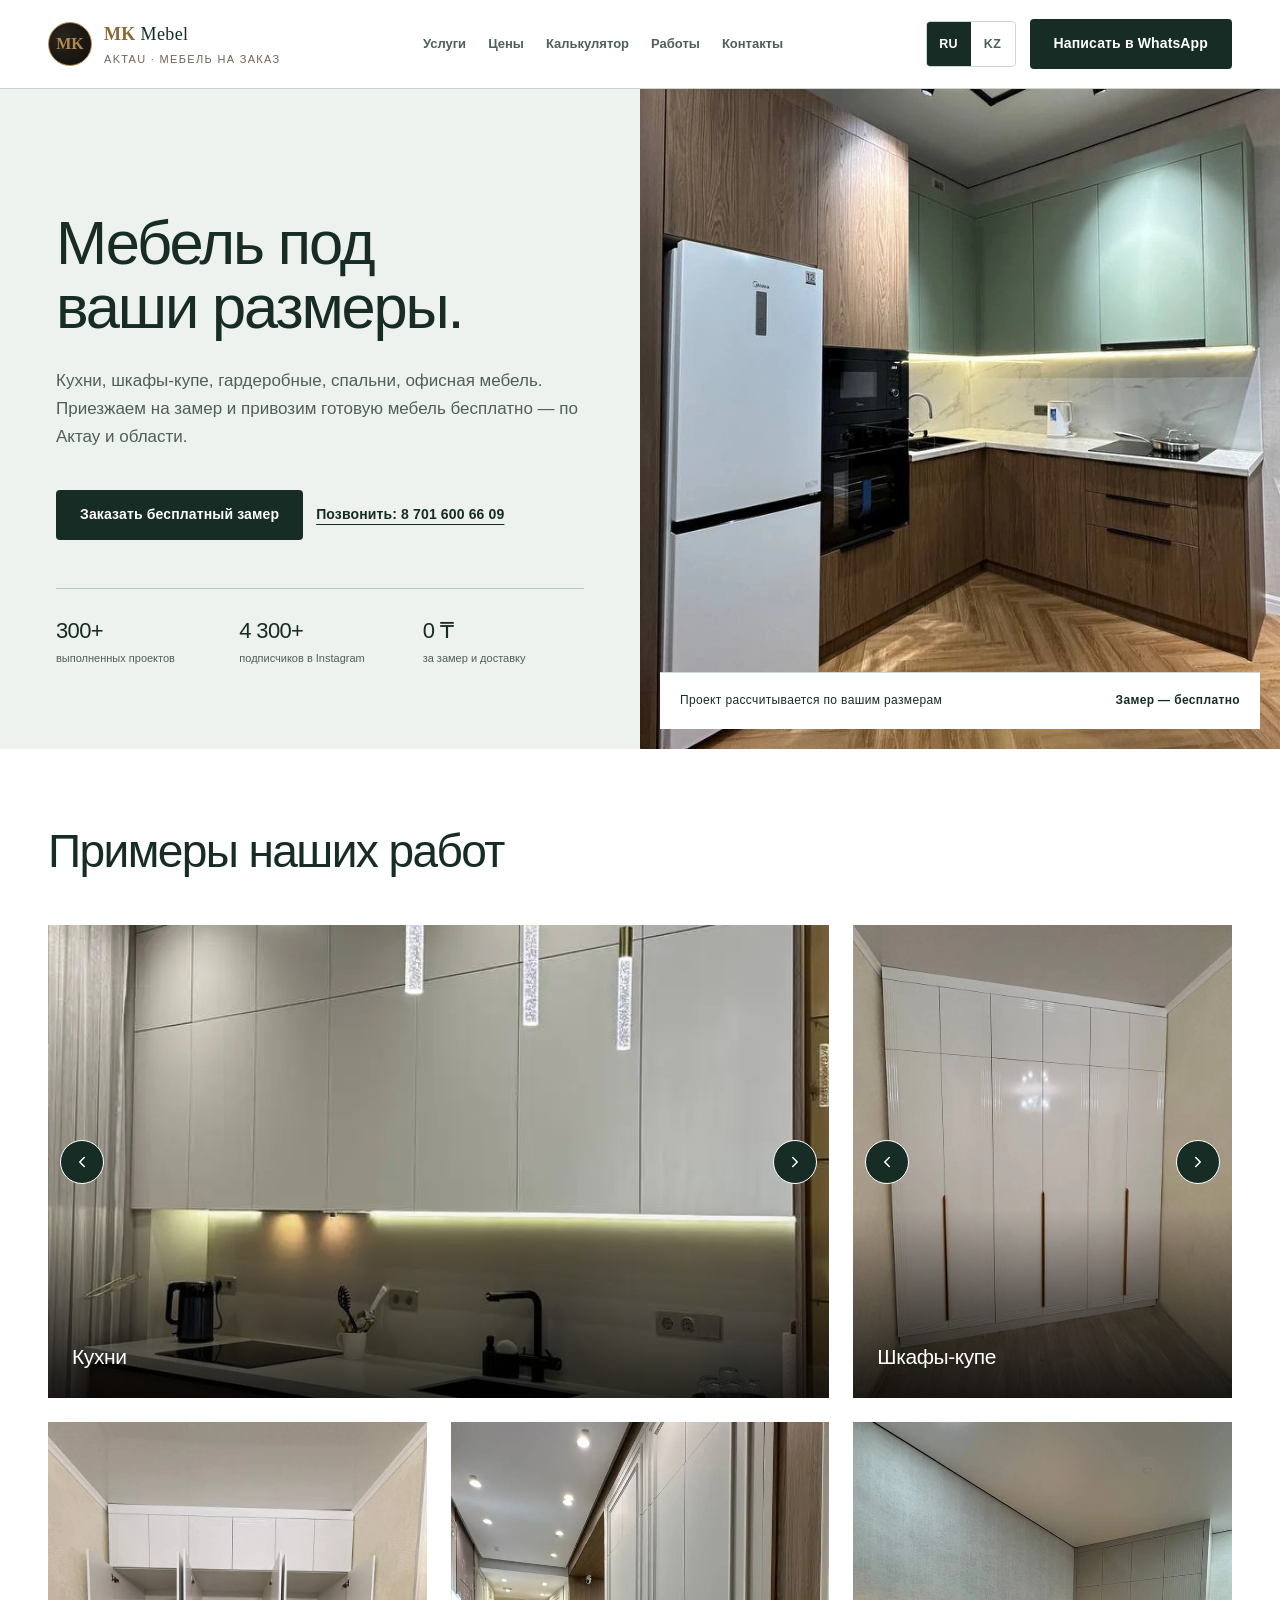
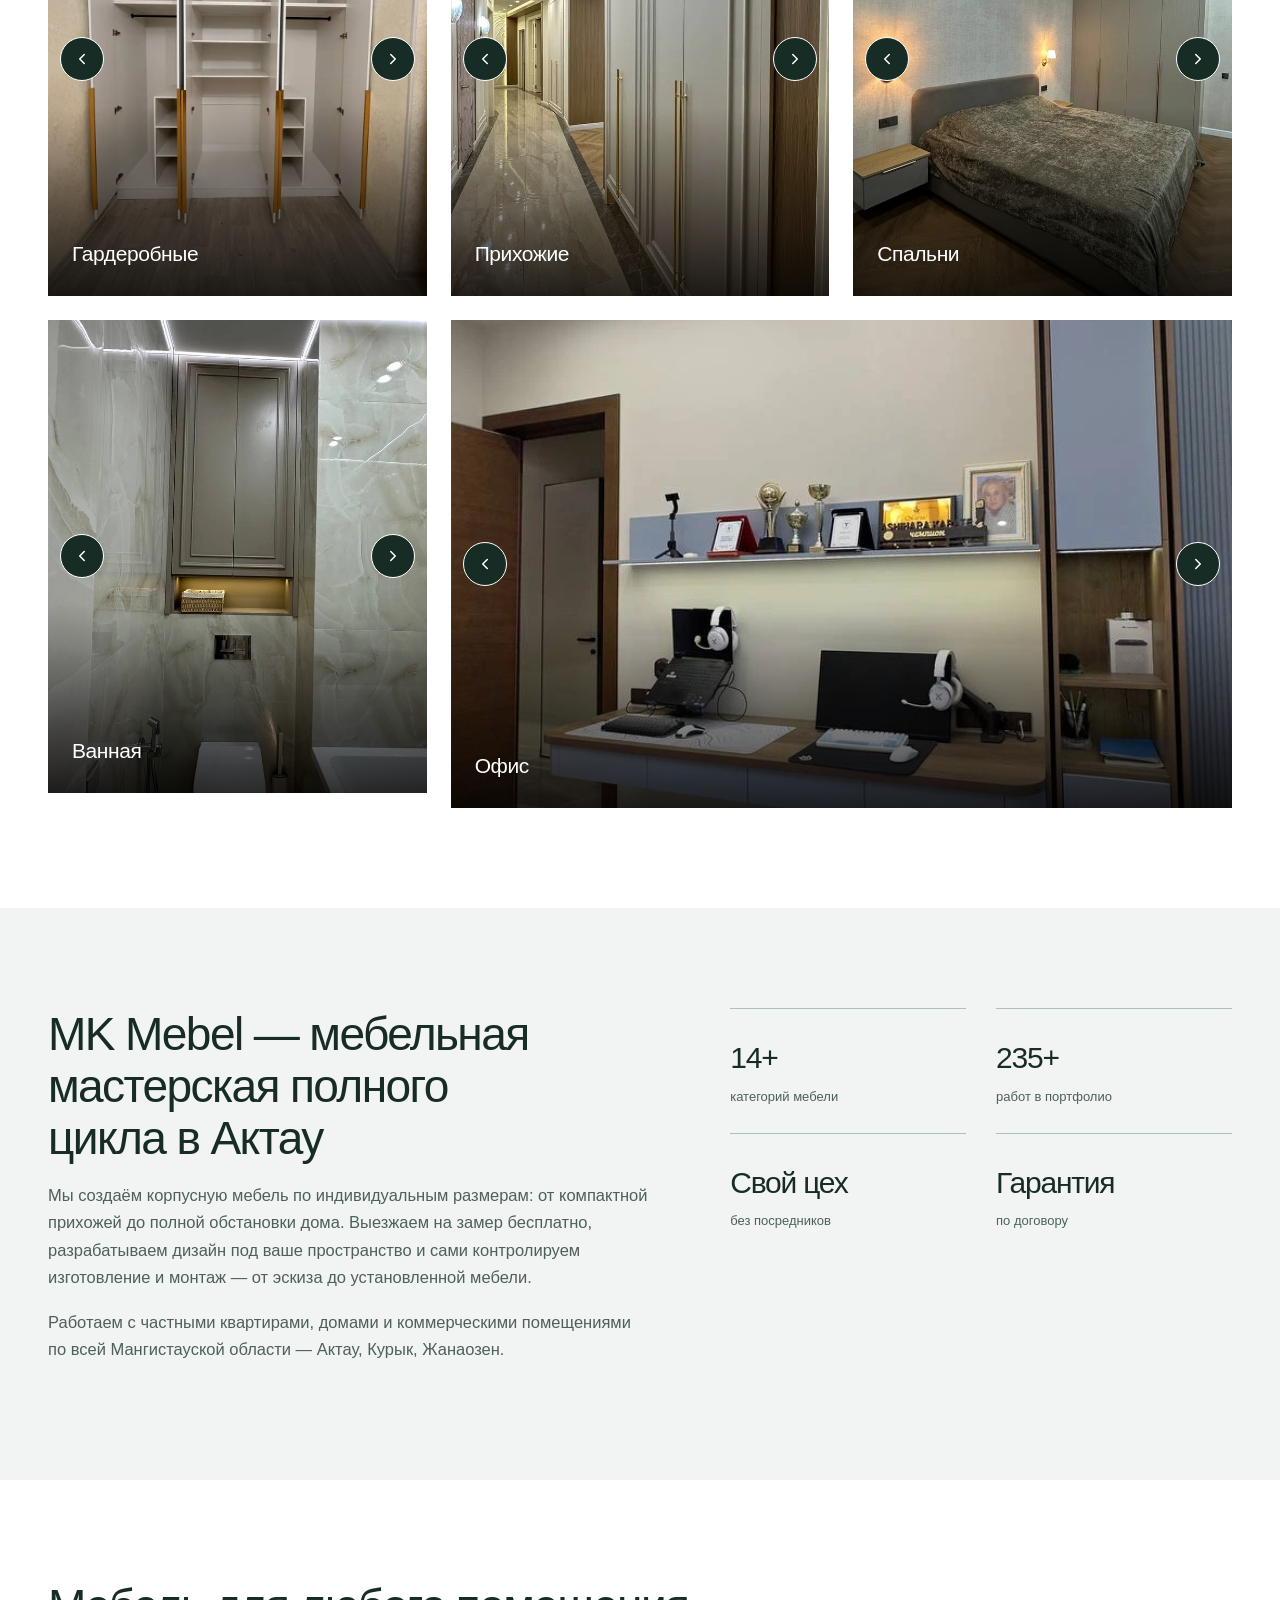
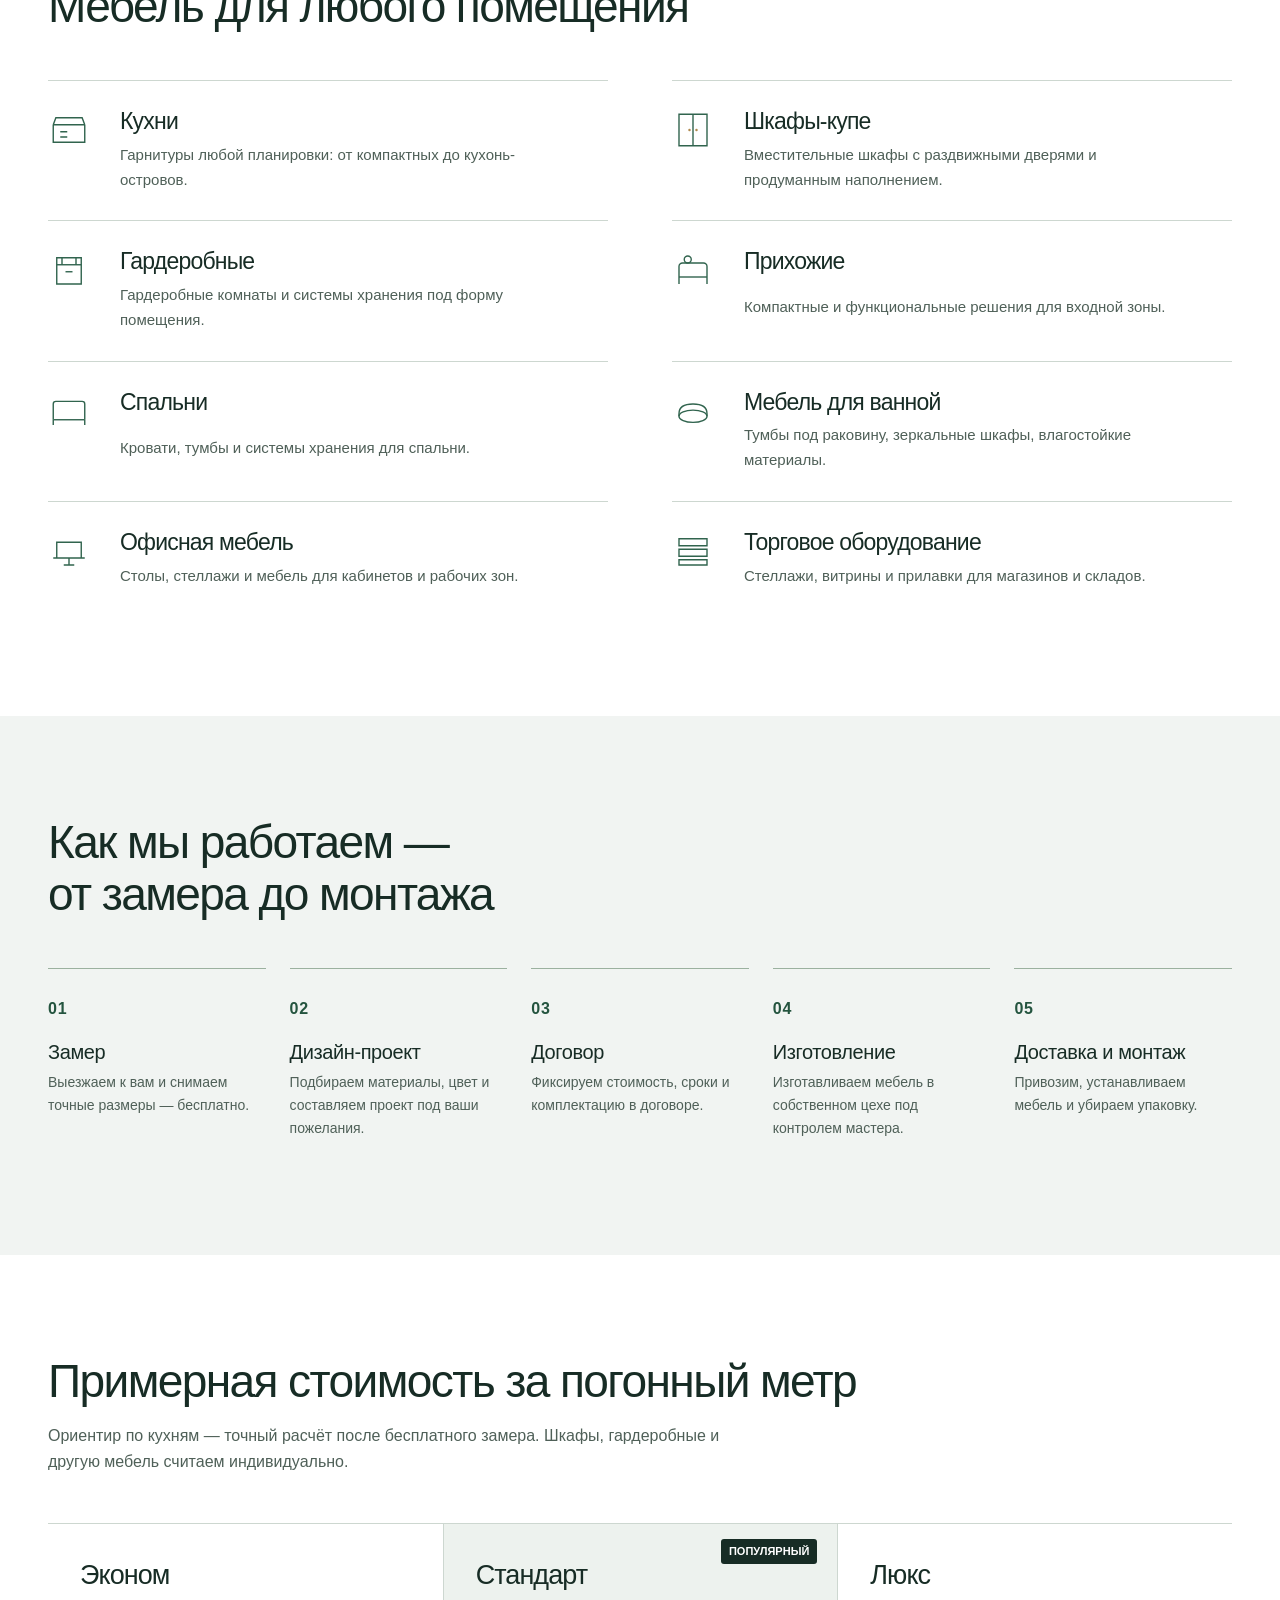
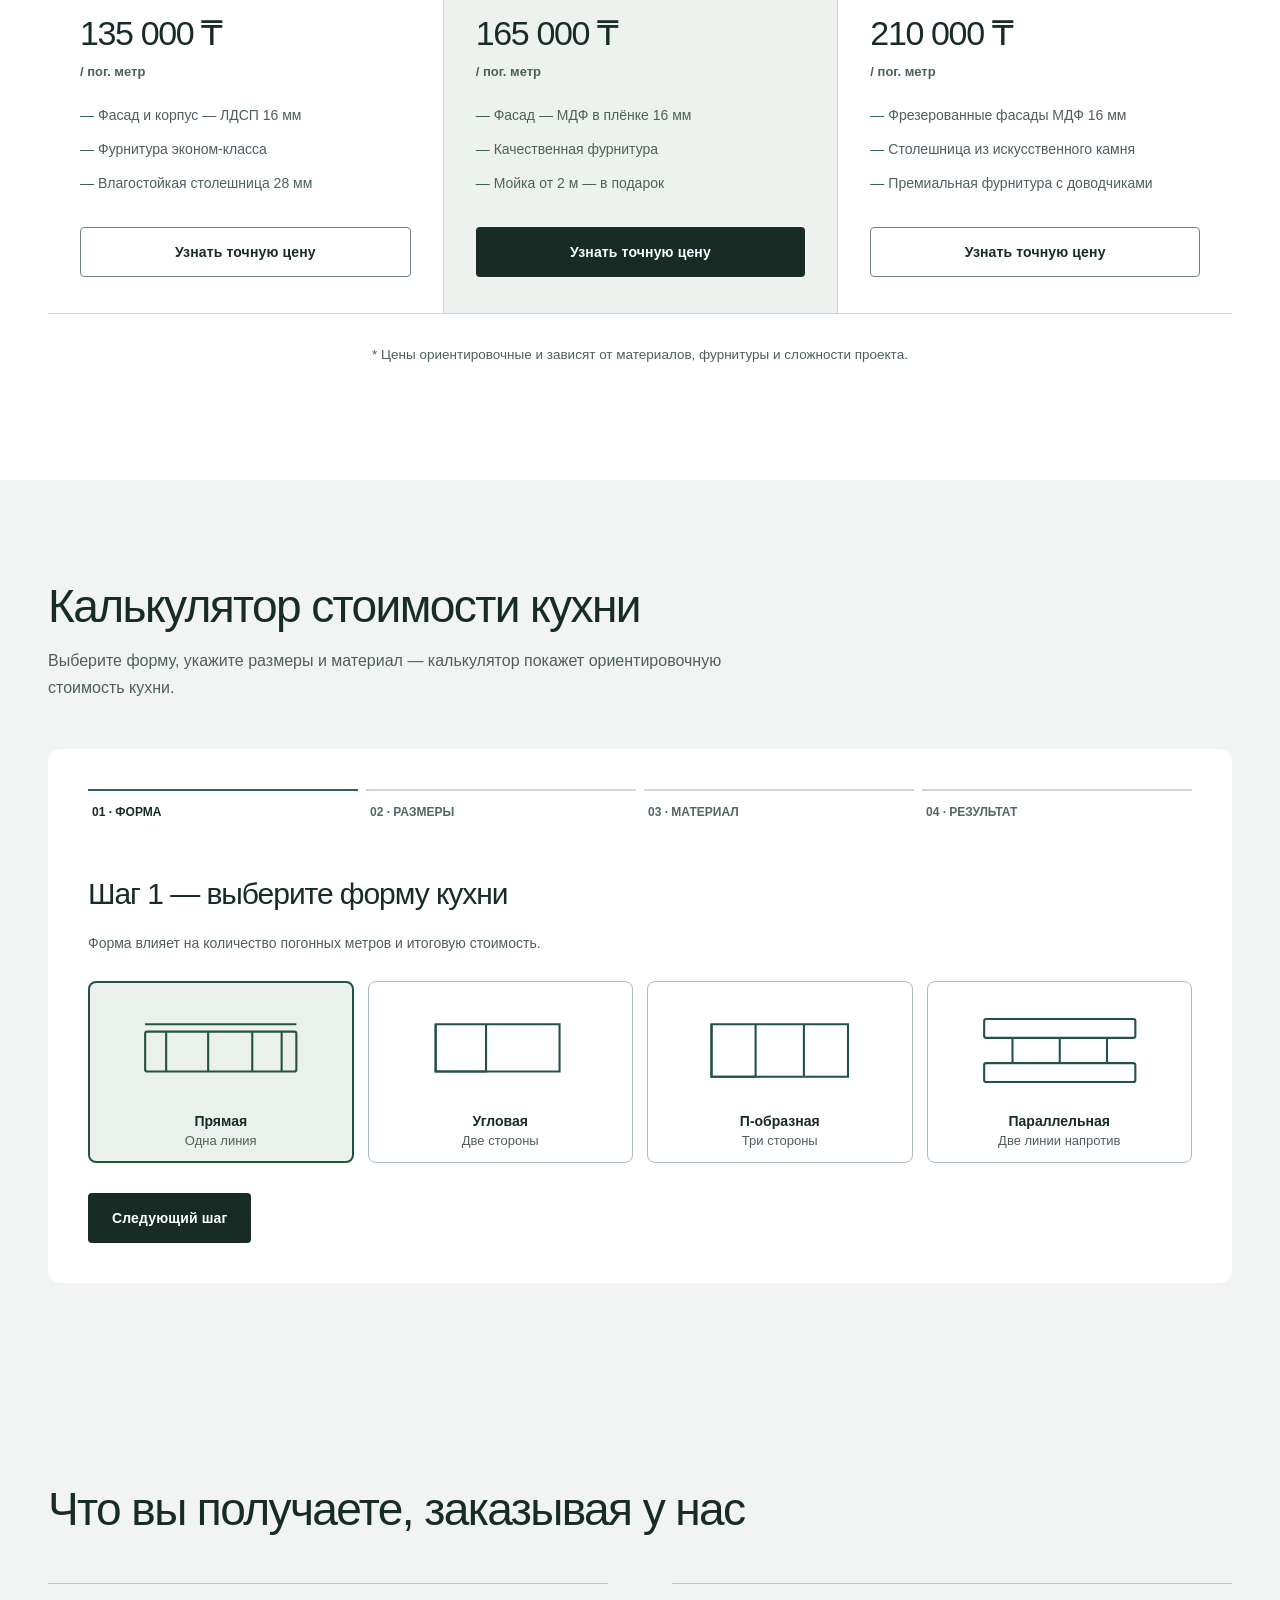
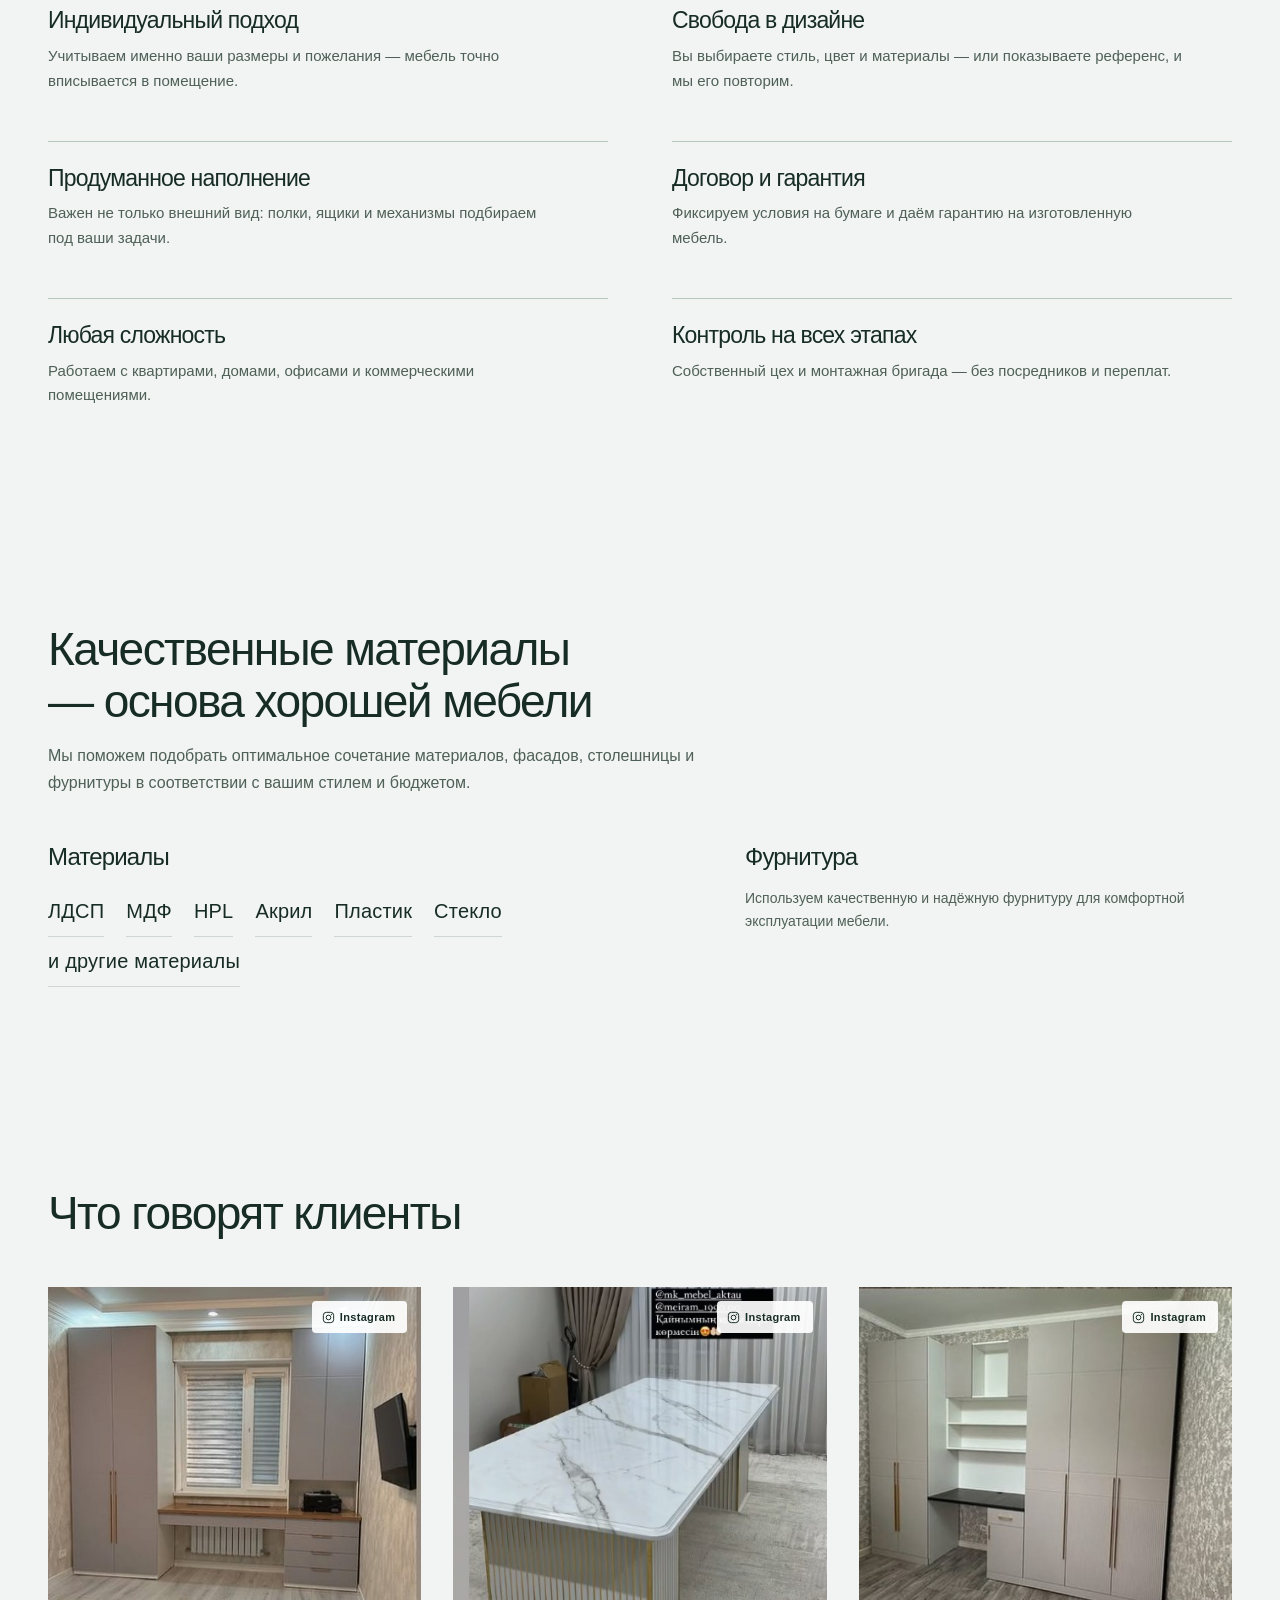
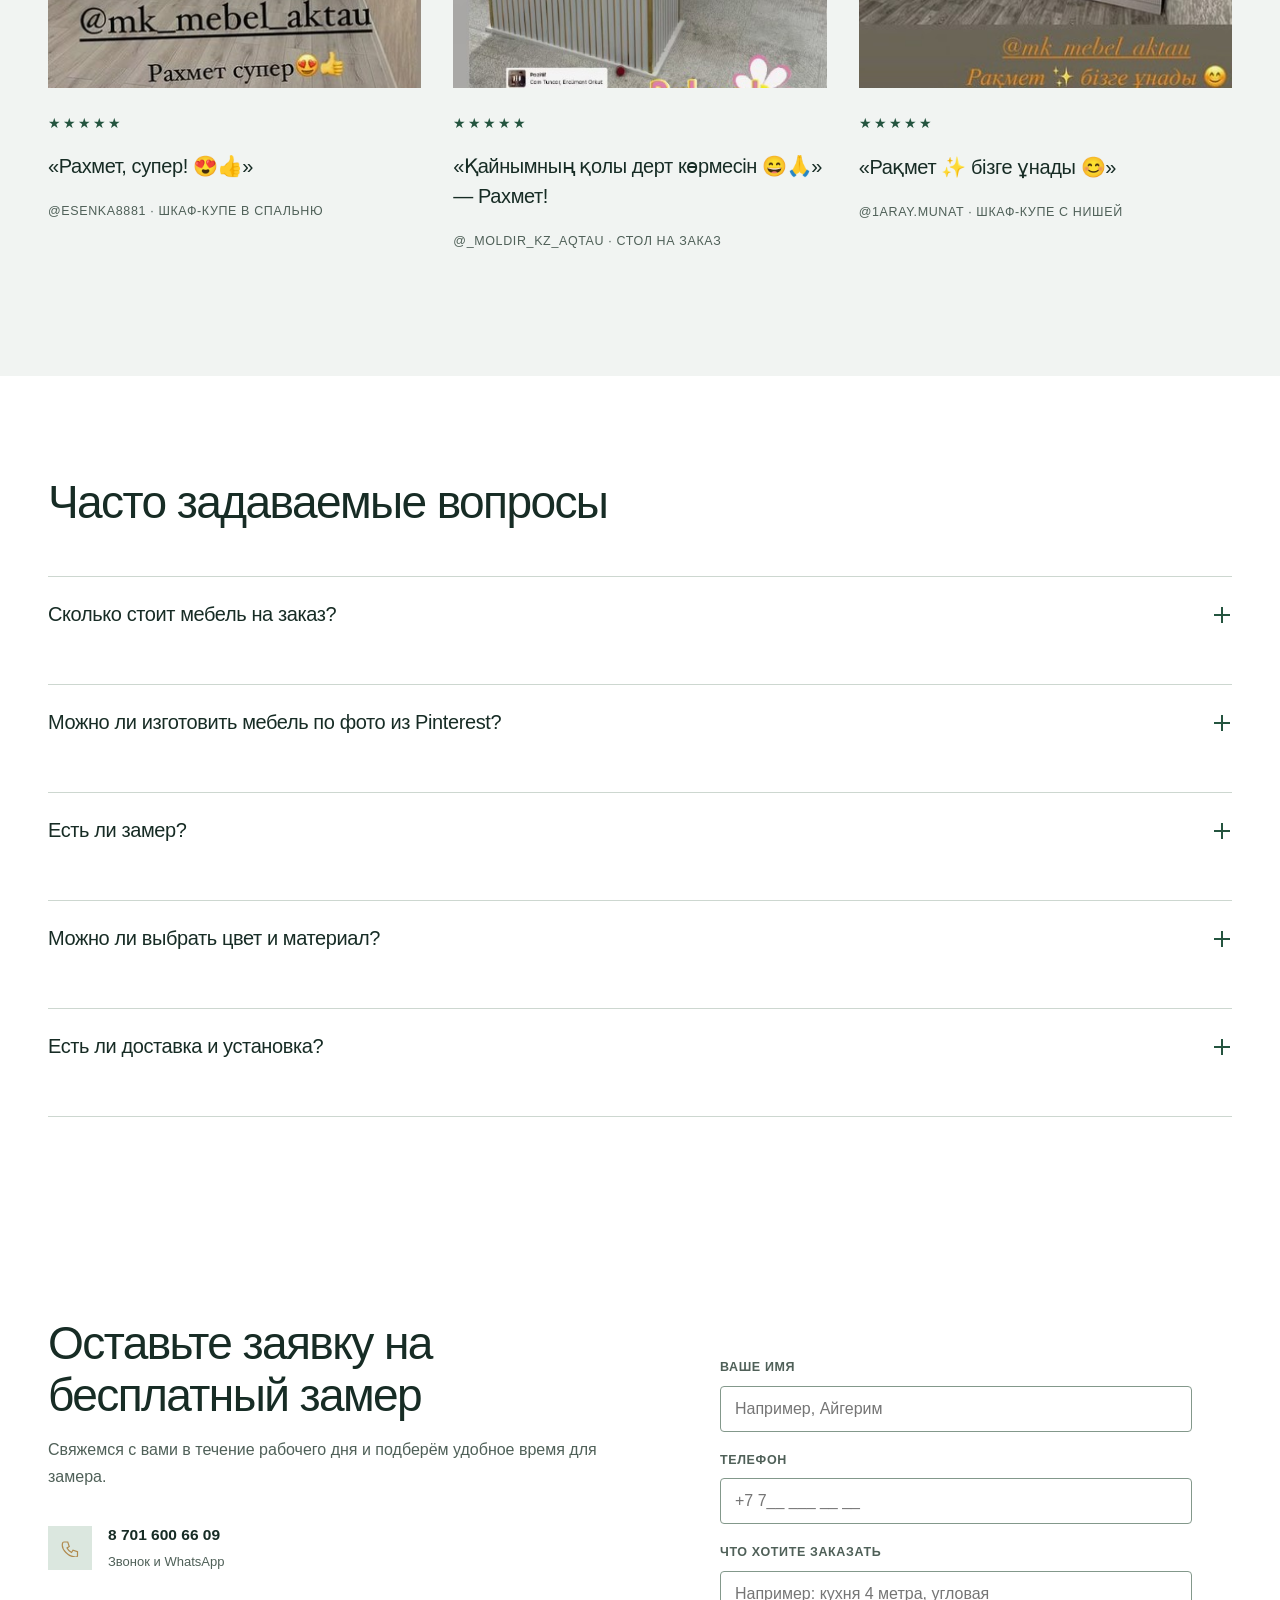
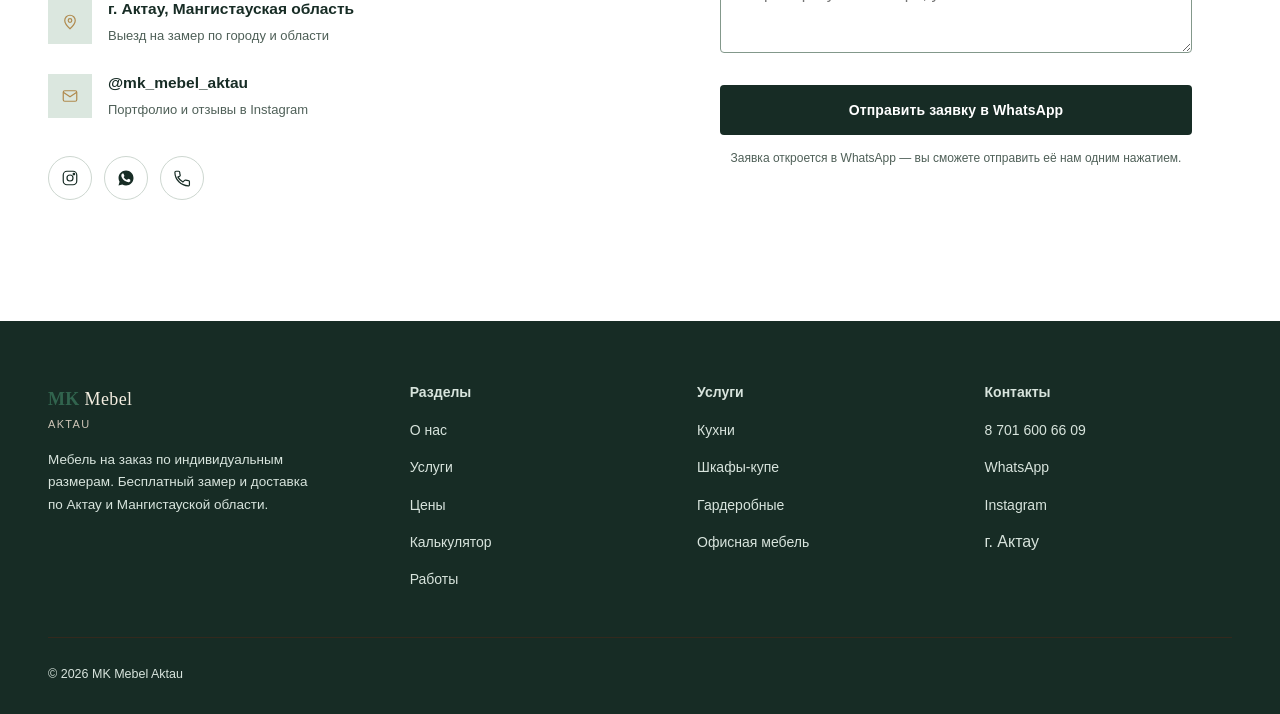
<file: index.html>
<!DOCTYPE html>
<html lang="ru">

<head>
  <link rel="icon" type="image/png" href="images/pfp.png">
  <meta charset="UTF-8">
  <meta name="viewport" content="width=device-width, initial-scale=1.0, viewport-fit=cover">
  <meta http-equiv="X-UA-Compatible" content="IE=edge">
  <meta name="referrer" content="strict-origin-when-cross-origin">
  <meta http-equiv="Content-Security-Policy"
    content="default-src 'self'; script-src 'self' 'unsafe-inline'; style-src 'self' 'unsafe-inline' https://fonts.googleapis.com; font-src https://fonts.gstatic.com; img-src 'self' data:; connect-src 'self'; frame-ancestors 'none'; base-uri 'self'; form-action 'self'; object-src 'none'; upgrade-insecure-requests;">
  <meta http-equiv="X-Content-Type-Options" content="nosniff">
  <meta http-equiv="X-Frame-Options" content="DENY">
  <meta name="color-scheme" content="light only">
  <meta name="robots" content="index, follow">
  <title>MK Mebel Aktau — мебель на заказ в Актау</title>
  <meta name="description"
    content="MK Mebel Aktau — корпусная мебель на заказ по индивидуальным размерам. Кухни, шкафы-купе, гардеробные, мебель для спальни и офиса. Бесплатный замер и доставка по Актау.">
  <link rel="preconnect" href="https://fonts.googleapis.com">
  <link rel="preconnect" href="https://fonts.gstatic.com" crossorigin>
  <link
    href="https://fonts.googleapis.com/css2?family=Fraunces:wght@400;600&family=Golos+Text:wght@400;500;600;700;800&display=swap"
    rel="stylesheet">
  <link rel="stylesheet" href="styles.css?v=20261124-mobile">
</head>

<body>

  <!-- ================= HEADER ================= -->
  <header>
    <div class="wrap nav">
      <a href="#top" class="brand">
        <div class="brand-mark">MK</div>
        <div>
          <div class="brand-name"><b>MK</b> Mebel</div>
          <div class="brand-sub i18n" data-ru="Аktau · мебель на заказ" data-kz="Ақтау · тапсырыс жиһаз">Аktau · мебель
            на заказ</div>
        </div>
      </a>
      <nav class="links">
        <a href="#about" class="i18n" data-ru="О нас" data-kz="Біз туралы">О нас</a>
        <a href="#services" class="i18n" data-ru="Услуги" data-kz="Қызметтер">Услуги</a>
        <a href="#process" class="i18n" data-ru="Как мы работаем" data-kz="Жұмыс тәртібі">Как мы работаем</a>
        <a href="#pricing" class="i18n" data-ru="Цены" data-kz="Бағалар">Цены</a>
        <a href="#calculator" class="i18n" data-ru="Калькулятор" data-kz="Калькулятор">Калькулятор</a>
        <a href="#materials" class="i18n" data-ru="Материалы" data-kz="Материалдар">Материалы</a>
        <a href="#portfolio" class="i18n" data-ru="Работы" data-kz="Жұмыстар">Работы</a>
        <a href="#faq" class="i18n" data-ru="Вопросы" data-kz="Сұрақтар">Вопросы</a>
        <a href="#contact" class="i18n" data-ru="Контакты" data-kz="Байланыс">Контакты</a>
      </nav>
      <div class="nav-right">
        <div class="lang-switch">
          <button data-lang="ru" class="active">RU</button>
          <button data-lang="kz">KZ</button>
        </div>
        <a class="btn btn-gold btn-sm" target="_blank" rel="noopener noreferrer"
          href="https://wa.me/77016006609?text=%D0%97%D0%B4%D1%80%D0%B0%D0%B2%D1%81%D1%82%D0%B2%D1%83%D0%B9%D1%82%D0%B5!%20%D0%A5%D0%BE%D1%87%D1%83%20%D0%B7%D0%B0%D0%BA%D0%B0%D0%B7%D0%B0%D1%82%D1%8C%20%D0%B7%D0%B0%D0%BC%D0%B5%D1%80%20%D0%BC%D0%B5%D0%B1%D0%B5%D0%BB%D0%B8.">
          <span class="i18n" data-ru="Написать в WhatsApp" data-kz="WhatsApp-қа жазу">Написать в WhatsApp</span>
        </a>
        <button class="burger" aria-label="Открыть меню" aria-expanded="false" aria-controls="mobileMenu"><span></span><span></span><span></span></button>
      </div>
    </div>
  </header>

  <div class="mobile-menu" id="mobileMenu" role="dialog" aria-modal="true" aria-label="Меню" inert>
    <div class="mobile-menu-top">
      <div class="brand">
        <div class="brand-mark">MK</div>
        <div class="brand-name"><b>MK</b> Mebel</div>
      </div>
      <button class="mobile-close" id="mobileClose" aria-label="Закрыть меню">&times;</button>
    </div>
    <nav class="mobile-links">
      <a href="#about" class="i18n" data-ru="О нас" data-kz="Біз туралы">О нас</a>
      <a href="#services" class="i18n" data-ru="Услуги" data-kz="Қызметтер">Услуги</a>
      <a href="#process" class="i18n" data-ru="Как мы работаем" data-kz="Жұмыс тәртібі">Как мы работаем</a>
      <a href="#pricing" class="i18n" data-ru="Цены" data-kz="Бағалар">Цены</a>
      <a href="#calculator" class="i18n" data-ru="Калькулятор" data-kz="Калькулятор">Калькулятор</a>
      <a href="#materials" class="i18n" data-ru="Материалы" data-kz="Материалдар">Материалы</a>
      <a href="#portfolio" class="i18n" data-ru="Работы" data-kz="Жұмыстар">Работы</a>
      <a href="#faq" class="i18n" data-ru="Вопросы" data-kz="Сұрақтар">Вопросы</a>
      <a href="#contact" class="i18n" data-ru="Контакты" data-kz="Байланыс">Контакты</a>
    </nav>
    <div class="mobile-menu-bottom">
      <div class="lang-switch">
        <button data-lang="ru" class="active">RU</button>
        <button data-lang="kz">KZ</button>
      </div>
      <div class="mobile-phone">8 701 600 66 09</div>
      <a class="btn btn-gold" target="_blank" rel="noopener noreferrer"
        href="https://wa.me/77016006609?text=%D0%97%D0%B4%D1%80%D0%B0%D0%B2%D1%81%D1%82%D0%B2%D1%83%D0%B9%D1%82%D0%B5!%20%D0%A5%D0%BE%D1%87%D1%83%20%D0%B7%D0%B0%D0%BA%D0%B0%D0%B7%D0%B0%D1%82%D1%8C%20%D0%B7%D0%B0%D0%BC%D0%B5%D1%80%20%D0%BC%D0%B5%D0%B1%D0%B5%D0%BB%D0%B8.">
        <span class="i18n" data-ru="Написать в WhatsApp" data-kz="WhatsApp-қа жазу">Написать в WhatsApp</span>
      </a>
      <a class="btn btn-outline" href="tel:+77016006609">
        <span class="i18n" data-ru="Позвонить" data-kz="Қоңырау шалу">Позвонить</span>
      </a>
    </div>
  </div>

  <!-- ================= HERO ================= -->
  <section class="hero" id="top">
    <div class="wrap">
      <div class="reveal">

        <h1 class="i18n" data-ru="Мебель под ваши размеры." data-kz="Сіздің өлшеміңізге дәл сай жиһаз.">Мебель под ваши
          размеры.</h1>
        <p class="hero-sub i18n"
          data-ru="Кухни, шкафы-купе, гардеробные, спальни, офисная мебель. Приезжаем на замер и привозим готовую мебель бесплатно — по Актау и области."
          data-kz="Асханалар, купе шкафтар, гардеробтар, жатын бөлме, кеңсе жиһазы. Өлшеуге барамыз, дайын жиһазды тегін әкелеміз — Ақтау және облыс бойынша.">
          Кухни, шкафы-купе, гардеробные, спальни, офисная мебель. Приезжаем на замер и привозим готовую мебель
          бесплатно — по Актау и области.</p>
        <div class="hero-cta">
          <a class="btn btn-gold" target="_blank" rel="noopener noreferrer"
            href="https://wa.me/77016006609?text=%D0%97%D0%B4%D1%80%D0%B0%D0%B2%D1%81%D1%82%D0%B2%D1%83%D0%B9%D1%82%D0%B5!%20%D0%A5%D0%BE%D1%87%D1%83%20%D0%B7%D0%B0%D0%BA%D0%B0%D0%B7%D0%B0%D1%82%D1%8C%20%D0%B1%D0%B5%D1%81%D0%BF%D0%BB%D0%B0%D1%82%D0%BD%D1%8B%D0%B9%20%D0%B7%D0%B0%D0%BC%D0%B5%D1%80.">
            <span class="i18n" data-ru="Заказать бесплатный замер" data-kz="Тегін өлшеуге тапсырыс беру">Заказать
              бесплатный замер</span>
          </a>
          <a class="btn btn-outline" href="tel:+77016006609">
            <span class="i18n" data-ru="Позвонить: 8 701 600 66 09" data-kz="Қоңырау шалу: 8 701 600 66 09">Позвонить: 8
              701 600 66 09</span>
          </a>
        </div>
        <div class="trust-row">
          <div class="trust-item"><b>300+</b><span class="i18n" data-ru="выполненных проектов"
              data-kz="дайын жоба">выполненных проектов</span></div>
          <div class="trust-item"><b>4 300+</b><span class="i18n" data-ru="подписчиков в Instagram"
              data-kz="Instagram жазылушысы">подписчиков в Instagram</span></div>
          <div class="trust-item"><b>0 ₸</b><span class="i18n" data-ru="за замер и доставку"
              data-kz="өлшеу мен жеткізу үшін">за замер и доставку</span></div>
        </div>
      </div>

      <div class="hero-art reveal"><img class="hero-photo" src="images/examples/kitchen-1.webp" alt="Кухня MK Mebel: деревянные нижние фасады, зелёные верхние шкафы и светлая столешница" width="720" height="1280" fetchpriority="high">
        <div class="hero-art-caption">
          <span class="i18n" data-ru="Проект рассчитывается по вашим размерам"
            data-kz="Жоба сіздің өлшеміңізге сай есептеледі">Проект рассчитывается по вашим размерам</span>
          <b class="i18n" data-ru="Замер — бесплатно" data-kz="Өлшеу — тегін">Замер — бесплатно</b>
        </div>
      </div>
    </div>
  </section>

  <section id="portfolio">
    <div class="wrap">
      <div class="section-head center reveal">

        <h2 class="section-title i18n" data-ru="Примеры наших работ" data-kz="Жұмыстарымыздың мысалдары">Примеры наших
          работ</h2>
      </div>
      <div class="portfolio-grid reveal">
        <div class="p-tile"
          data-images="photo_2_2026-08-18_14-49-37.webp,photo_32_2026-08-18_14-49-37.webp,photo_38_2026-08-18_14-49-37.webp,kitchen-1.webp,kitchen-2.webp,kitchen-3.webp,kitchen-4.webp,kitchen-5.webp,kitchen-6.webp,kitchen-7.webp,kitchen-8.webp,kitchen-9.webp,kitchen-10.webp,,kitchen-11.webp,kitchen-12.webp,kitchen-13.webp,kitchen-14.webp">
          <div class="swatch"></div>
          <button class="p-arrow prev" type="button" aria-label="Предыдущее фото">
            <svg viewBox="0 0 24 24" fill="none" stroke="currentColor" stroke-width="2" stroke-linecap="round" stroke-linejoin="round">
              <path d="M15 18l-6-6 6-6"></path>
            </svg>
          </button>
          <button class="p-arrow next" type="button" aria-label="Следующее фото">
            <svg viewBox="0 0 24 24" fill="none" stroke="currentColor" stroke-width="2" stroke-linecap="round" stroke-linejoin="round">
              <path d="M9 18l6-6-6-6"></path>
            </svg>
          </button>
          <span class="i18n" data-ru="Кухни" data-kz="Асханалар">Кухни</span>
        </div>
        <div class="p-tile" data-images="wardrobe-1.webp,wardrobe-2.webp,wardrobe-3.webp,Белый_встроенный_шкаф_внутреннее_наполнение.jpg,Белый_встроенный_шкаф_с_арочными_фасадами.jpg,Белый_встроенный_шкаф_фасады.jpg,Белый_шкаф_с_арочными_фасадами.jpg,Белый_шкаф_с_распашными_дверями_внутри.jpg,Белый_шкаф_с_распашными_дверями_сбоку.jpg,Белый_шкаф_с_распашными_дверями_спереди.jpg">
          <div class="swatch"></div>
          <button class="p-arrow prev" type="button" aria-label="Предыдущее фото">
            <svg viewBox="0 0 24 24" fill="none" stroke="currentColor" stroke-width="2" stroke-linecap="round" stroke-linejoin="round">
              <path d="M15 18l-6-6 6-6"></path>
            </svg>
          </button>
          <button class="p-arrow next" type="button" aria-label="Следующее фото">
            <svg viewBox="0 0 24 24" fill="none" stroke="currentColor" stroke-width="2" stroke-linecap="round" stroke-linejoin="round">
              <path d="M9 18l6-6-6-6"></path>
            </svg>
          </button>
          <span class="i18n" data-ru="Шкафы-купе" data-kz="Купе шкафтар">Шкафы-купе</span>
        </div>
        <div class="p-tile" data-images="dressing-1.webp,dressing-2.webp,dressing-3.webp,Гардеробная_с_открытыми_полками.jpg">
          <div class="swatch"></div>
          <button class="p-arrow prev" type="button" aria-label="Предыдущее фото">
            <svg viewBox="0 0 24 24" fill="none" stroke="currentColor" stroke-width="2" stroke-linecap="round" stroke-linejoin="round">
              <path d="M15 18l-6-6 6-6"></path>
            </svg>
          </button>
          <button class="p-arrow next" type="button" aria-label="Следующее фото">
            <svg viewBox="0 0 24 24" fill="none" stroke="currentColor" stroke-width="2" stroke-linecap="round" stroke-linejoin="round">
              <path d="M9 18l6-6-6-6"></path>
            </svg>
          </button>
          <span class="i18n" data-ru="Гардеробные" data-kz="Гардеробтар">Гардеробные</span>
        </div>
        <div class="p-tile" data-images="hallway-1.webp,hallway-2.webp,hallway-3.webp,hallway-4.webp,Шкаф_для_прихожей_с_подсвеченной_нишей.jpg">
          <div class="swatch"></div>
          <button class="p-arrow prev" type="button" aria-label="Предыдущее фото">
            <svg viewBox="0 0 24 24" fill="none" stroke="currentColor" stroke-width="2" stroke-linecap="round" stroke-linejoin="round">
              <path d="M15 18l-6-6 6-6"></path>
            </svg>
          </button>
          <button class="p-arrow next" type="button" aria-label="Следующее фото">
            <svg viewBox="0 0 24 24" fill="none" stroke="currentColor" stroke-width="2" stroke-linecap="round" stroke-linejoin="round">
              <path d="M9 18l6-6-6-6"></path>
            </svg>
          </button>
          <span class="i18n" data-ru="Прихожие" data-kz="Дәліздер">Прихожие</span>
        </div>
        <div class="p-tile" data-images="bedroom-1.webp,Туалетный_столик_с_навесным_шкафом.jpg,Шкаф_с_туалетным_столиком_вид_сбоку.jpg,Шкаф_с_туалетным_столиком_внутреннее_наполнение.jpg,Шкаф_с_туалетным_столиком_общий_вид.jpg">
          <div class="swatch"></div>
          <button class="p-arrow prev" type="button" aria-label="Предыдущее фото">
            <svg viewBox="0 0 24 24" fill="none" stroke="currentColor" stroke-width="2" stroke-linecap="round" stroke-linejoin="round">
              <path d="M15 18l-6-6 6-6"></path>
            </svg>
          </button>
          <button class="p-arrow next" type="button" aria-label="Следующее фото">
            <svg viewBox="0 0 24 24" fill="none" stroke="currentColor" stroke-width="2" stroke-linecap="round" stroke-linejoin="round">
              <path d="M9 18l6-6-6-6"></path>
            </svg>
          </button>
          <span class="i18n" data-ru="Спальни" data-kz="Жатын бөлме">Спальни</span>
        </div>
        <div class="p-tile"
          data-images="bathroom-1.webp,bathroom-2.webp,bathroom-3.webp,bathroom-4.webp,bathroom-5.webp,bathroom-6.webp,Мебель_для_ванной_зеркала_над_раковинами.jpg">
          <div class="swatch"></div>
          <button class="p-arrow prev" type="button" aria-label="Предыдущее фото">
            <svg viewBox="0 0 24 24" fill="none" stroke="currentColor" stroke-width="2" stroke-linecap="round" stroke-linejoin="round">
              <path d="M15 18l-6-6 6-6"></path>
            </svg>
          </button>
          <button class="p-arrow next" type="button" aria-label="Следующее фото">
            <svg viewBox="0 0 24 24" fill="none" stroke="currentColor" stroke-width="2" stroke-linecap="round" stroke-linejoin="round">
              <path d="M9 18l6-6-6-6"></path>
            </svg>
          </button>
          <span class="i18n" data-ru="Ванная" data-kz="Ванна">Ванная</span>
        </div>
        <div class="p-tile"
          data-images="office-1.webp,office-2.webp,office-3.webp,office-4.webp,office-5.webp,office-6.webp,office-7.webp,Стойка_ресепшн_с_подсветкой.jpg,Туалетный_столик_с_зеркалом_и_тумбой.jpg">
          <div class="swatch"></div>
          <button class="p-arrow prev" type="button" aria-label="Предыдущее фото">
            <svg viewBox="0 0 24 24" fill="none" stroke="currentColor" stroke-width="2" stroke-linecap="round" stroke-linejoin="round">
              <path d="M15 18l-6-6 6-6"></path>
            </svg>
          </button>
          <button class="p-arrow next" type="button" aria-label="Следующее фото">
            <svg viewBox="0 0 24 24" fill="none" stroke="currentColor" stroke-width="2" stroke-linecap="round" stroke-linejoin="round">
              <path d="M9 18l6-6-6-6"></path>
            </svg>
          </button>
          <span class="i18n" data-ru="Офис" data-kz="Кеңсе">Офис</span>
        </div>
      </div>
    </div>
  </section>

  <!-- ================= ABOUT ================= -->
  <section id="about" class="soft">
    <div class="wrap about-grid">
      <div class="reveal">

        <h2 class="section-title i18n" data-ru="MK Mebel — мебельная мастерская полного цикла в Актау"
          data-kz="MK Mebel — Ақтаудағы толық циклді жиһаз шеберханасы">MK Mebel — мебельная мастерская полного цикла в
          Актау</h2>
        <div class="about-text">
          <p class="i18n"
            data-ru="Мы создаём корпусную мебель по индивидуальным размерам: от компактной прихожей до полной обстановки дома. Выезжаем на замер бесплатно, разрабатываем дизайн под ваше пространство и сами контролируем изготовление и монтаж — от эскиза до установленной мебели."
            data-kz="Біз жеке өлшем бойынша корпустық жиһаз жасаймыз: ықшам дәлізден бастап үйдің толық жиһаздалуына дейін. Тегін өлшеуге барамыз, кеңістігіңізге сай дизайн жасаймыз және дайындау мен орнатуды толық бақылаймыз — эскизден бастап орнатылған жиһазға дейін.">
            Мы создаём корпусную мебель по индивидуальным размерам: от компактной прихожей до полной обстановки дома.
            Выезжаем на замер бесплатно, разрабатываем дизайн под ваше пространство и сами контролируем изготовление и
            монтаж — от эскиза до установленной мебели.</p>
          <p class="i18n"
            data-ru="Работаем с частными квартирами, домами и коммерческими помещениями по всей Мангистауской области — Актау, Курык, Жанаозен."
            data-kz="Жеке пәтерлер, үйлер және коммерциялық үй-жайлармен Маңғыстау облысы бойынша жұмыс істейміз — Ақтау, Құрық, Жаңаөзен.">
            Работаем с частными квартирами, домами и коммерческими помещениями по всей Мангистауской области — Актау,
            Курык, Жанаозен.</p>
        </div>
      </div>
      <div class="about-figures reveal">
        <div class="about-figure">
          <b class="i18n" data-ru="14+" data-kz="14+">14+</b>
          <span class="i18n" data-ru="категорий мебели" data-kz="жиһаз санаты">категорий мебели</span>
        </div>
        <div class="about-figure">
          <b>235+</b>
          <span class="i18n" data-ru="работ в портфолио" data-kz="портфолиодағы жұмыс">работ в портфолио</span>
        </div>
        <div class="about-figure">
          <b class="i18n" data-ru="Свой цех" data-kz="Өз шеберхана">Свой цех</b>
          <span class="i18n" data-ru="без посредников" data-kz="делдалсыз">без посредников</span>
        </div>
        <div class="about-figure">
          <b class="i18n" data-ru="Гарантия" data-kz="Кепілдік">Гарантия</b>
          <span class="i18n" data-ru="по договору" data-kz="келісім-шарт бойынша">по договору</span>
        </div>
      </div>
    </div>
  </section>

  <!-- ================= SERVICES ================= -->
  <section id="services">
    <div class="wrap">
      <div class="section-head center reveal">

        <h2 class="section-title i18n" data-ru="Мебель для любого помещения"
          data-kz="Кез келген бөлмеге арналған жиһаз">Мебель для любого помещения</h2>
      </div>

      <div class="services-grid reveal">
        <div class="service-card">
          <div class="service-icon"><svg viewBox="0 0 48 48" fill="none" stroke="#b08a4e" stroke-width="1.6">
              <path d="M6 18h36M6 18v20h36V18M6 18l3-8h30l3 8" />
              <path d="M14 26h8M14 32h8" />
            </svg></div>
          <h3 class="i18n" data-ru="Кухни" data-kz="Асханалар">Кухни</h3>
          <p class="i18n" data-ru="Гарнитуры любой планировки: от компактных до кухонь-островов."
            data-kz="Кез келген жоспарлы гарнитур: ықшамнан аралды асханаға дейін.">Гарнитуры любой планировки: от
            компактных до кухонь-островов.</p>
        </div>
        <div class="service-card">
          <div class="service-icon"><svg viewBox="0 0 48 48" fill="none" stroke="#b08a4e" stroke-width="1.6">
              <path d="M8 6h32v36H8z" />
              <path d="M24 6v36" />
              <circle cx="20" cy="24" r="1.4" fill="#b08a4e" stroke="none" />
              <circle cx="28" cy="24" r="1.4" fill="#b08a4e" stroke="none" />
            </svg></div>
          <h3 class="i18n" data-ru="Шкафы-купе" data-kz="Купе шкафтар">Шкафы-купе</h3>
          <p class="i18n" data-ru="Вместительные шкафы с раздвижными дверями и продуманным наполнением."
            data-kz="Сырғымалы есікті, ішкі толтырылымы ойластырылған сыйымды шкафтар.">Вместительные шкафы с
            раздвижными дверями и продуманным наполнением.</p>
        </div>
        <div class="service-card">
          <div class="service-icon"><svg viewBox="0 0 48 48" fill="none" stroke="#b08a4e" stroke-width="1.6">
              <path d="M10 10h28v30H10z" />
              <path d="M10 18h28" />
              <path d="M16 10v8M32 10v8" />
              <path d="M20 26h8" />
            </svg></div>
          <h3 class="i18n" data-ru="Гардеробные" data-kz="Гардеробтар">Гардеробные</h3>
          <p class="i18n" data-ru="Гардеробные комнаты и системы хранения под форму помещения."
            data-kz="Бөлменің пішініне сай гардеробтық бөлме мен сақтау жүйелері.">Гардеробные комнаты и системы
            хранения под форму помещения.</p>
        </div>
        <div class="service-card">
          <div class="service-icon"><svg viewBox="0 0 48 48" fill="none" stroke="#b08a4e" stroke-width="1.6">
              <path d="M8 40V20a4 4 0 0 1 4-4h24a4 4 0 0 1 4 4v20" />
              <path d="M8 32h32" />
              <circle cx="18" cy="12" r="4" />
            </svg></div>
          <h3 class="i18n" data-ru="Прихожие" data-kz="Дәліздер">Прихожие</h3>
          <p class="i18n" data-ru="Компактные и функциональные решения для входной зоны."
            data-kz="Кіреберіс аймағына ықшам әрі функционалды шешімдер.">Компактные и функциональные решения для
            входной зоны.</p>
        </div>
        <div class="service-card">
          <div class="service-icon"><svg viewBox="0 0 48 48" fill="none" stroke="#b08a4e" stroke-width="1.6">
              <path d="M6 34V16a3 3 0 0 1 3-3h30a3 3 0 0 1 3 3v18" />
              <path d="M6 34h36" />
              <path d="M6 40v-6M42 40v-6" />
            </svg></div>
          <h3 class="i18n" data-ru="Спальни" data-kz="Жатын бөлме">Спальни</h3>
          <p class="i18n" data-ru="Кровати, тумбы и системы хранения для спальни."
            data-kz="Жатын бөлмеге арналған кереует, тумба және сақтау жүйелері.">Кровати, тумбы и системы хранения для
            спальни.</p>
        </div>
        <div class="service-card">
          <div class="service-icon"><svg viewBox="0 0 48 48" fill="none" stroke="#b08a4e" stroke-width="1.6">
              <ellipse cx="24" cy="30" rx="16" ry="7" />
              <path d="M8 30v-3c0-6 4-11 16-11s16 5 16 11v3" />
            </svg></div>
          <h3 class="i18n" data-ru="Мебель для ванной" data-kz="Ваннаға арналған жиһаз">Мебель для ванной</h3>
          <p class="i18n" data-ru="Тумбы под раковину, зеркальные шкафы, влагостойкие материалы."
            data-kz="Раковинаға арналған тумба, айналы шкаф, ылғалға төзімді материалдар.">Тумбы под раковину,
            зеркальные шкафы, влагостойкие материалы.</p>
        </div>
        <div class="service-card">
          <div class="service-icon"><svg viewBox="0 0 48 48" fill="none" stroke="#b08a4e" stroke-width="1.6">
              <path d="M6 32h36M10 32V14h28v18" />
              <path d="M18 40h12M24 32v8" />
            </svg></div>
          <h3 class="i18n" data-ru="Офисная мебель" data-kz="Кеңсе жиһазы">Офисная мебель</h3>
          <p class="i18n" data-ru="Столы, стеллажи и мебель для кабинетов и рабочих зон."
            data-kz="Кабинеттер мен жұмыс аймақтарына арналған үстел, стеллаж, жиһаз.">Столы, стеллажи и мебель для
            кабинетов и рабочих зон.</p>
        </div>
        <div class="service-card">
          <div class="service-icon"><svg viewBox="0 0 48 48" fill="none" stroke="#b08a4e" stroke-width="1.6">
              <path d="M8 10h32v8H8zM8 22h32v8H8zM8 34h32v6H8z" />
            </svg></div>
          <h3 class="i18n" data-ru="Торговое оборудование" data-kz="Сауда жабдығы">Торговое оборудование</h3>
          <p class="i18n" data-ru="Стеллажи, витрины и прилавки для магазинов и складов."
            data-kz="Дүкендер мен қоймаларға арналған стеллаж, витрина, сөре.">Стеллажи, витрины и прилавки для
            магазинов и складов.</p>
        </div>
      </div>
    </div>
  </section>

  <!-- ================= PROCESS ================= -->
  <section id="process" class="soft">
    <div class="wrap">
      <div class="section-head center reveal">

        <h2 class="section-title i18n" data-ru="Как мы работаем — от замера до монтажа"
          data-kz="Біз қалай жұмыс істейміз — өлшеуден орнатуға дейін">Как мы работаем — от замера до монтажа</h2>
      </div>
      <div class="process-line reveal">
        <div class="process-step">
          <div class="num">01</div>
          <h3 class="i18n" data-ru="Замер" data-kz="Өлшеу">Замер</h3>
          <p class="i18n" data-ru="Выезжаем к вам и снимаем точные размеры — бесплатно."
            data-kz="Сізге барып, нақты өлшемдерді тегін аламыз.">Выезжаем к вам и снимаем точные размеры — бесплатно.
          </p>
        </div>
        <div class="process-step">
          <div class="num">02</div>
          <h3 class="i18n" data-ru="Дизайн-проект" data-kz="Дизайн-жоба">Дизайн-проект</h3>
          <p class="i18n" data-ru="Подбираем материалы, цвет и составляем проект под ваши пожелания."
            data-kz="Материал, түсті таңдаймыз және тілегіңізге сай жоба жасаймыз.">Подбираем материалы, цвет и
            составляем проект под ваши пожелания.</p>
        </div>
        <div class="process-step">
          <div class="num">03</div>
          <h3 class="i18n" data-ru="Договор" data-kz="Келісім-шарт">Договор</h3>
          <p class="i18n" data-ru="Фиксируем стоимость, сроки и комплектацию в договоре."
            data-kz="Құны, мерзімі және жинақталуын келісім-шартта бекітеміз.">Фиксируем стоимость, сроки и комплектацию
            в договоре.</p>
        </div>
        <div class="process-step">
          <div class="num">04</div>
          <h3 class="i18n" data-ru="Изготовление" data-kz="Дайындау">Изготовление</h3>
          <p class="i18n" data-ru="Изготавливаем мебель в собственном цехе под контролем мастера."
            data-kz="Жиһазды өз шеберханамызда, шебердің бақылауымен дайындаймыз.">Изготавливаем мебель в собственном
            цехе под контролем мастера.</p>
        </div>
        <div class="process-step">
          <div class="num">05</div>
          <h3 class="i18n" data-ru="Доставка и монтаж" data-kz="Жеткізу және орнату">Доставка и монтаж</h3>
          <p class="i18n" data-ru="Привозим, устанавливаем мебель и убираем упаковку."
            data-kz="Жиһазды әкеліп орнатамыз, қаптаманы алып кетеміз.">Привозим, устанавливаем мебель и убираем
            упаковку.</p>
        </div>
      </div>
    </div>
  </section>

  <!-- ================= PRICING ================= -->
  <section id="pricing">
    <div class="wrap">
      <div class="section-head center reveal" style="margin-left:auto;margin-right:auto;">

        <h2 class="section-title i18n" data-ru="Примерная стоимость за погонный метр"
          data-kz="Жолақ метр үшін болжамды құн">Примерная стоимость за погонный метр</h2>
        <p class="section-sub i18n"
          data-ru="Ориентир по кухням — точный расчёт после бесплатного замера. Шкафы, гардеробные и другую мебель считаем индивидуально."
          data-kz="Асханалар бойынша бағдар — нақты есеп тегін өлшеуден кейін жасалады. Шкаф, гардероб және басқа жиһазды жеке есептейміз.">
          Ориентир по кухням — точный расчёт после бесплатного замера. Шкафы, гардеробные и другую мебель считаем
          индивидуально.</p>
      </div>

      <div class="price-grid reveal">
        <div class="price-card">
          <h3 class="i18n" data-ru="Эконом" data-kz="Эконом">Эконом</h3>
          <div class="price-value">135 000 ₸<span class="i18n" data-ru=" / пог. метр" data-kz=" / жол. метр"> / пог.
              метр</span></div>
          <ul class="price-list">
            <li class="i18n" data-ru="Фасад и корпус — ЛДСП 16 мм" data-kz="Фасад пен корпус — ЛДСП 16 мм">Фасад и
              корпус — ЛДСП 16 мм</li>
            <li class="i18n" data-ru="Фурнитура эконом-класса" data-kz="Эконом-класс фурнитурасы">Фурнитура
              эконом-класса</li>
            <li class="i18n" data-ru="Влагостойкая столешница 28 мм" data-kz="Ылғалға төзімді астауша 28 мм">
              Влагостойкая столешница 28 мм</li>
          </ul>
          <a class="btn btn-outline" target="_blank" rel="noopener noreferrer"
            href="https://wa.me/77016006609?text=%D0%A5%D0%BE%D1%87%D1%83%20%D1%83%D0%B7%D0%BD%D0%B0%D1%82%D1%8C%20%D1%86%D0%B5%D0%BD%D1%83%20%D0%BD%D0%B0%20%D0%BA%D1%83%D1%85%D0%BD%D1%8E%20%D0%AD%D0%BA%D0%BE%D0%BD%D0%BE%D0%BC.">
            <span class="i18n" data-ru="Узнать точную цену" data-kz="Нақты бағаны білу">Узнать точную цену</span>
          </a>
        </div>

        <div class="price-card featured">
          <div class="price-tag i18n" data-ru="Популярный" data-kz="Танымал">Популярный</div>
          <h3 class="i18n" data-ru="Стандарт" data-kz="Стандарт">Стандарт</h3>
          <div class="price-value">165 000 ₸<span class="i18n" data-ru=" / пог. метр" data-kz=" / жол. метр"> / пог.
              метр</span></div>
          <ul class="price-list">
            <li class="i18n" data-ru="Фасад — МДФ в плёнке 16 мм" data-kz="Фасад — пленкалы МДФ 16 мм">Фасад — МДФ в
              плёнке 16 мм</li>
            <li class="i18n" data-ru="Качественная фурнитура" data-kz="Сапалы фурнитура">Качественная фурнитура</li>
            <li class="i18n" data-ru="Мойка от 2 м — в подарок" data-kz="2 м-ден асса — мойка сыйлыққа">Мойка от 2 м — в
              подарок</li>
          </ul>
          <a class="btn btn-gold" target="_blank" rel="noopener noreferrer"
            href="https://wa.me/77016006609?text=%D0%A5%D0%BE%D1%87%D1%83%20%D1%83%D0%B7%D0%BD%D0%B0%D1%82%D1%8C%20%D1%86%D0%B5%D0%BD%D1%83%20%D0%BD%D0%B0%20%D0%BA%D1%83%D1%85%D0%BD%D1%8E%20%D0%A1%D1%82%D0%B0%D0%BD%D0%B4%D0%B0%D1%80%D1%82.">
            <span class="i18n" data-ru="Узнать точную цену" data-kz="Нақты бағаны білу">Узнать точную цену</span>
          </a>
        </div>

        <div class="price-card">
          <h3 class="i18n" data-ru="Люкс" data-kz="Люкс">Люкс</h3>
          <div class="price-value">210 000 ₸<span class="i18n" data-ru=" / пог. метр" data-kz=" / жол. метр"> / пог.
              метр</span></div>
          <ul class="price-list">
            <li class="i18n" data-ru="Фрезерованные фасады МДФ 16 мм" data-kz="Фрезерленген МДФ фасад 16 мм">
              Фрезерованные фасады МДФ 16 мм</li>
            <li class="i18n" data-ru="Столешница из искусственного камня" data-kz="Жасанды тас астауша">Столешница из
              искусственного камня</li>
            <li class="i18n" data-ru="Премиальная фурнитура с доводчиками" data-kz="Демпферлі премиум фурнитура">
              Премиальная фурнитура с доводчиками</li>
          </ul>
          <a class="btn btn-outline" target="_blank" rel="noopener noreferrer"
            href="https://wa.me/77016006609?text=%D0%A5%D0%BE%D1%87%D1%83%20%D1%83%D0%B7%D0%BD%D0%B0%D1%82%D1%8C%20%D1%86%D0%B5%D0%BD%D1%83%20%D0%BD%D0%B0%20%D0%BA%D1%83%D1%85%D0%BD%D1%8E%20%D0%9B%D1%8E%D0%BA%D1%81.">
            <span class="i18n" data-ru="Узнать точную цену" data-kz="Нақты бағаны білу">Узнать точную цену</span>
          </a>
        </div>
      </div>
      <p class="price-note i18n"
        data-ru="* Цены ориентировочные и зависят от материалов, фурнитуры и сложности проекта."
        data-kz="* Бағалар болжамды және материалға, фурнитураға, жобаның күрделілігіне байланысты.">* Цены
        ориентировочные и зависят от материалов, фурнитуры и сложности проекта.</p>
    </div>
  </section>

  <!-- ================= KITCHEN COST CALCULATOR ================= -->
  <section id="calculator" class="calc-section">
    <div class="wrap">
      <div class="section-head center reveal">

        <h2 class="section-title i18n" data-ru="Калькулятор стоимости кухни" data-kz="Асхана құнын есептеу">Калькулятор
          стоимости кухни</h2>
        <p class="section-sub i18n"
          data-ru="Выберите форму, укажите размеры и материал — калькулятор покажет ориентировочную стоимость кухни."
          data-kz="Пішінді таңдап, өлшемдер мен материалды көрсетіңіз — калькулятор асхананың болжамды құнын көрсетеді.">
          Выберите форму, укажите размеры и материал — калькулятор покажет ориентировочную стоимость кухни.</p>
      </div>

      <div class="calc-shell reveal" id="kitchenCalculator">
        <div class="calc-progress" aria-label="Этапы калькулятора">
          <div class="calc-progress-step active" data-calc-progress="1">01 · <span class="i18n" data-ru="Форма"
              data-kz="Пішін">Форма</span></div>
          <div class="calc-progress-step" data-calc-progress="2">02 · <span class="i18n" data-ru="Размеры"
              data-kz="Өлшемдер">Размеры</span></div>
          <div class="calc-progress-step" data-calc-progress="3">03 · <span class="i18n" data-ru="Материал"
              data-kz="Материал">Материал</span></div>
          <div class="calc-progress-step" data-calc-progress="4">04 · <span class="i18n" data-ru="Результат"
              data-kz="Нәтиже">Результат</span></div>
        </div>

        <div class="calc-step active" data-calc-step="1">
          <div class="calc-step-title i18n" data-ru="Шаг 1 — выберите форму кухни"
            data-kz="1-қадам — асхана пішінін таңдаңыз">Шаг 1 — выберите форму кухни</div>
          <p class="calc-step-sub i18n" data-ru="Форма влияет на количество погонных метров и итоговую стоимость."
            data-kz="Пішін погондық метр санына және соңғы құнға әсер етеді.">Форма влияет на количество погонных метров
            и итоговую стоимость.</p>
          <div class="calc-shapes">
            <button type="button" class="calc-shape selected" data-shape="straight">
              <svg viewBox="0 0 180 100" fill="none" stroke="currentColor" stroke-width="2">
                <rect x="18" y="32" width="144" height="38" rx="2" />
                <path d="M18 25h144M38 32v38M78 32v38M120 32v38M148 32v38" />
              </svg>
              <span class="calc-shape-name i18n" data-ru="Прямая" data-kz="Түзу">Прямая</span>
              <span class="calc-shape-desc i18n" data-ru="Одна линия" data-kz="Бір сызық">Одна линия</span>
            </button>
            <button type="button" class="calc-shape" data-shape="corner">
              <svg viewBox="0 0 180 100" fill="none" stroke="currentColor" stroke-width="2">
                <path d="M28 25h118v45H28z" />
                <path d="M28 25v45h48V25M76 25v45" />
              </svg>
              <span class="calc-shape-name i18n" data-ru="Угловая" data-kz="Бұрыштық">Угловая</span>
              <span class="calc-shape-desc i18n" data-ru="Две стороны" data-kz="Екі жақ">Две стороны</span>
            </button>
            <button type="button" class="calc-shape" data-shape="p">
              <svg viewBox="0 0 180 100" fill="none" stroke="currentColor" stroke-width="2">
                <path d="M25 25h130v50H25z" />
                <path d="M25 25v50h42V25M113 25v50" />
              </svg>
              <span class="calc-shape-name i18n" data-ru="П-образная" data-kz="П-тәрізді">П-образная</span>
              <span class="calc-shape-desc i18n" data-ru="Три стороны" data-kz="Үш жақ">Три стороны</span>
            </button>
            <button type="button" class="calc-shape" data-shape="parallel">
              <svg viewBox="0 0 180 100" fill="none" stroke="currentColor" stroke-width="2">
                <rect x="18" y="20" width="144" height="18" rx="2" />
                <rect x="18" y="62" width="144" height="18" rx="2" />
                <path d="M45 38v24M90 38v24M135 38v24" />
              </svg>
              <span class="calc-shape-name i18n" data-ru="Параллельная" data-kz="Параллель">Параллельная</span>
              <span class="calc-shape-desc i18n" data-ru="Две линии напротив" data-kz="Қарама-қарсы екі сызық">Две линии
                напротив</span>
            </button>
          </div>
          <div class="calc-nav">
            <button type="button" class="btn btn-gold" data-calc-next="1"><span class="i18n" data-ru="Следующий шаг"
                data-kz="Келесі қадам">Следующий шаг</span></button>
          </div>
        </div>

        <div class="calc-step" data-calc-step="2">
          <div class="calc-step-title i18n" data-ru="Шаг 2 — укажите размеры кухни"
            data-kz="2-қадам — асхана өлшемдерін көрсетіңіз">Шаг 2 — укажите размеры кухни</div>
          <p class="calc-step-sub i18n"
            data-ru="Укажите длину каждой стороны в метрах. Для прямой кухни достаточно одного размера."
            data-kz="Әр жақтың ұзындығын метрмен көрсетіңіз. Түзу асханаға бір өлшем жеткілікті.">Укажите длину каждой
            стороны в метрах. Для прямой кухни достаточно одного размера.</p>
          <div class="calc-fields">
            <div class="calc-field"><label for="calcA">A · <span class="i18n" data-ru="метров"
                  data-kz="метр">метров</span></label><input id="calcA" aria-describedby="calcDimensionHint calcDimensionError" type="number" min="0.5" max="10" step="0.1"
                value="3.2" inputmode="decimal"></div>
            <div class="calc-field" id="calcBWrap"><label for="calcB">B · <span class="i18n" data-ru="метров"
                  data-kz="метр">метров</span></label><input id="calcB" aria-describedby="calcDimensionHint calcDimensionError" type="number" min="0.5" max="10" step="0.1"
                value="2.0" inputmode="decimal"></div>
            <div class="calc-field" id="calcCWrap"><label for="calcC">C · <span class="i18n" data-ru="метров"
                  data-kz="метр">метров</span></label><input id="calcC" aria-describedby="calcDimensionHint calcDimensionError" type="number" min="0.5" max="10" step="0.1"
                value="1.6" inputmode="decimal"></div>
          </div>
          <div class="calc-hint" id="calcDimensionHint"></div>
          <div class="calc-error" id="calcDimensionError" aria-live="polite"></div>
          <div class="calc-nav">
            <button type="button" class="btn btn-outline" data-calc-prev="2"><span class="i18n" data-ru="Предыдущий шаг"
                data-kz="Алдыңғы қадам">Предыдущий шаг</span></button>
            <button type="button" class="btn btn-gold" data-calc-next="2"><span class="i18n" data-ru="Следующий шаг"
                data-kz="Келесі қадам">Следующий шаг</span></button>
          </div>
        </div>

        <div class="calc-step" data-calc-step="3">
          <div class="calc-step-title i18n" data-ru="Шаг 3 — выберите материал кухни"
            data-kz="3-қадам — асхана материалын таңдаңыз">Шаг 3 — выберите материал кухни</div>
          <p class="calc-step-sub i18n"
            data-ru="Стоимость указана ориентировочно за погонный метр и основана на ценах вашего сайта."
            data-kz="Құны бір погондық метрге болжамды түрде көрсетілген және сайттағы бағаларға негізделген.">Стоимость
            указана ориентировочно за погонный метр и основана на ценах вашего сайта.</p>
          <div class="calc-materials">
            <button type="button" class="calc-material" data-material="economy" data-price="135000">
              <b class="i18n" data-ru="Эконом" data-kz="Эконом">Эконом</b>
              <strong>135 000 ₸ / <span class="i18n" data-ru="м" data-kz="м">м</span></strong>
              <span class="i18n" data-ru="ЛДСП, экономичная фурнитура, влагостойкая столешница."
                data-kz="ЛДСП, эконом фурнитурасы, ылғалға төзімді астауша.">ЛДСП, экономичная фурнитура, влагостойкая
                столешница.</span>
            </button>
            <button type="button" class="calc-material selected" data-material="standard" data-price="165000">
              <b class="i18n" data-ru="Стандарт" data-kz="Стандарт">Стандарт</b>
              <strong>165 000 ₸ / <span class="i18n" data-ru="м" data-kz="м">м</span></strong>
              <span class="i18n" data-ru="МДФ в плёнке, качественная фурнитура, мойка от 2 м в подарок."
                data-kz="Пленкалы МДФ, сапалы фурнитура, 2 м-ден бастап мойка сыйлыққа.">МДФ в плёнке, качественная
                фурнитура, мойка от 2 м в подарок.</span>
            </button>
            <button type="button" class="calc-material" data-material="lux" data-price="210000">
              <b class="i18n" data-ru="Люкс" data-kz="Люкс">Люкс</b>
              <strong>210 000 ₸ / <span class="i18n" data-ru="м" data-kz="м">м</span></strong>
              <span class="i18n" data-ru="Фрезерованный МДФ, искусственный камень, премиальная фурнитура."
                data-kz="Фрезерленген МДФ, жасанды тас, премиум фурнитура.">Фрезерованный МДФ, искусственный камень,
                премиальная фурнитура.</span>
            </button>
          </div>
          <div class="calc-nav">
            <button type="button" class="btn btn-outline" data-calc-prev="3"><span class="i18n" data-ru="Предыдущий шаг"
                data-kz="Алдыңғы қадам">Предыдущий шаг</span></button>
            <button type="button" class="btn btn-gold" data-calc-finish="3"><span class="i18n"
                data-ru="Рассчитать стоимость" data-kz="Құнын есептеу">Рассчитать стоимость</span></button>
          </div>
        </div>

        <div class="calc-step" data-calc-step="4">
          <div class="calc-step-title i18n" data-ru="Ориентировочная стоимость кухни" data-kz="Асхананың болжамды құны">
            Ориентировочная стоимость кухни</div>
          <p class="calc-step-sub i18n"
            data-ru="Расчёт примерный: точная цена зависит от проекта, фурнитуры, техники и других деталей."
            data-kz="Есеп шамамен көрсетілген: нақты баға жобаға, фурнитураға, техникаға және басқа бөлшектерге байланысты.">
            Расчёт примерный: точная цена зависит от проекта, фурнитуры, техники и других деталей.</p>
          <div class="calc-result-grid">
            <div>
              <div class="calc-total">
                <div class="calc-total-label" id="calcTotalLabel">Итого</div>
                <div class="calc-total-value" id="calcTotal">0 ₸</div>
                <div class="calc-total-note" id="calcTotalNote"></div>
              </div>
              <div class="calc-compare" id="calcCompare"></div>
            </div>
            <div class="calc-breakdown">
              <h3 class="i18n" data-ru="Детали расчёта" data-kz="Есеп бөлшектері">Детали расчёта</h3>
              <div class="calc-row"><span id="calcShapeLabel">Форма</span><b id="calcShapeValue">—</b></div>
              <div class="calc-row"><span id="calcMetersLabel">Погонные метры</span><b id="calcMetersValue">—</b></div>
              <div class="calc-row"><span id="calcMaterialLabel">Материал</span><b id="calcMaterialValue">—</b></div>
              <div class="calc-row"><span id="calcRateLabel">Цена за метр</span><b id="calcRateValue">—</b></div>
              <div class="calc-row"><span id="calcCoefLabel">Коэффициент формы</span><b id="calcCoefValue">—</b></div>
              <div class="calc-result-actions">
                <button type="button" class="btn btn-gold" id="calcWhatsApp"><span class="i18n"
                    data-ru="Отправить расчёт в WhatsApp" data-kz="Есепті WhatsApp-қа жіберу">Отправить расчёт в
                    WhatsApp</span></button>
                <button type="button" class="btn btn-outline" data-calc-restart><span class="i18n"
                    data-ru="Рассчитать заново" data-kz="Қайта есептеу">Рассчитать заново</span></button>
              </div>
            </div>
          </div>
        </div>
      </div>
    </div>
  </section>

  <!-- ================= ADVANTAGES ================= -->
  <section class="soft">
    <div class="wrap">
      <div class="section-head center reveal">

        <h2 class="section-title i18n" data-ru="Что вы получаете, заказывая у нас"
          data-kz="Бізден тапсырыс бергенде не аласыз">Что вы получаете, заказывая у нас</h2>
      </div>
      <div class="adv-grid reveal">
        <div class="adv-card">

          <h3 class="i18n" data-ru="Индивидуальный подход" data-kz="Жеке көзқарас">Индивидуальный подход</h3>
          <p class="i18n" data-ru="Учитываем именно ваши размеры и пожелания — мебель точно вписывается в помещение."
            data-kz="Дәл сіздің өлшем мен тілегіңізді ескереміз — жиһаз бөлмеге дәл сай келеді.">Учитываем именно ваши
            размеры и пожелания — мебель точно вписывается в помещение.</p>
        </div>
        <div class="adv-card">

          <h3 class="i18n" data-ru="Свобода в дизайне" data-kz="Дизайндағы еркіндік">Свобода в дизайне</h3>
          <p class="i18n" data-ru="Вы выбираете стиль, цвет и материалы — или показываете референс, и мы его повторим."
            data-kz="Стильді, түсті, материалды өзіңіз таңдайсыз, немесе үлгі көрсетсеңіз — соны қайталаймыз.">Вы
            выбираете стиль, цвет и материалы — или показываете референс, и мы его повторим.</p>
        </div>
        <div class="adv-card">

          <h3 class="i18n" data-ru="Продуманное наполнение" data-kz="Ойластырылған толтырылым">Продуманное наполнение
          </h3>
          <p class="i18n" data-ru="Важен не только внешний вид: полки, ящики и механизмы подбираем под ваши задачи."
            data-kz="Тек сырты ғана емес: сөре, жәшік, механизмдерді қажеттілігіңізге сай таңдаймыз.">Важен не только
            внешний вид: полки, ящики и механизмы подбираем под ваши задачи.</p>
        </div>
        <div class="adv-card">

          <h3 class="i18n" data-ru="Договор и гарантия" data-kz="Келісім-шарт және кепілдік">Договор и гарантия</h3>
          <p class="i18n" data-ru="Фиксируем условия на бумаге и даём гарантию на изготовленную мебель."
            data-kz="Шарттарды қағазға бекітеміз және жасалған жиһазға кепілдік береміз.">Фиксируем условия на бумаге и
            даём гарантию на изготовленную мебель.</p>
        </div>
        <div class="adv-card">

          <h3 class="i18n" data-ru="Любая сложность" data-kz="Кез келген күрделілік">Любая сложность</h3>
          <p class="i18n" data-ru="Работаем с квартирами, домами, офисами и коммерческими помещениями."
            data-kz="Пәтер, үй, кеңсе және коммерциялық үй-жайлармен жұмыс істейміз.">Работаем с квартирами, домами,
            офисами и коммерческими помещениями.</p>
        </div>
        <div class="adv-card">

          <h3 class="i18n" data-ru="Контроль на всех этапах" data-kz="Барлық кезеңде бақылау">Контроль на всех этапах
          </h3>
          <p class="i18n" data-ru="Собственный цех и монтажная бригада — без посредников и переплат."
            data-kz="Өз шеберхана және орнату бригадасы — делдалсыз және артық төлемсіз.">Собственный цех и монтажная
            бригада — без посредников и переплат.</p>
        </div>
      </div>
    </div>
  </section>

  <!-- ================= MATERIALS ================= -->
  <section id="materials" class="soft">
    <div class="wrap">
      <div class="section-head center reveal">

        <h2 class="section-title i18n" data-ru="Качественные материалы — основа хорошей мебели"
          data-kz="Сапалы материалдар — жақсы жиһаздың негізі">Качественные материалы — основа хорошей мебели</h2>
        <p class="section-sub i18n"
          data-ru="Мы поможем подобрать оптимальное сочетание материалов, фасадов, столешницы и фурнитуры в соответствии с вашим стилем и бюджетом."
          data-kz="Стиліңіз бен бюджетіңізге сай материалдардың, фасадтардың, үстел бетінің және фурнитураның ең үйлесімді тіркесімін таңдауға көмектесеміз.">
          Мы поможем подобрать оптимальное сочетание материалов, фасадов, столешницы и фурнитуры в соответствии с
          вашим стилем и бюджетом.</p>
      </div>
      <div class="materials-body reveal">
        <div class="materials-col">
          <h3 class="i18n" data-ru="Материалы" data-kz="Материалдар">Материалы</h3>
          <div class="materials-tags">
            <span class="i18n" data-ru="ЛДСП" data-kz="ЛДСП">ЛДСП</span>
            <span class="i18n" data-ru="МДФ" data-kz="МДФ">МДФ</span>
            <span class="i18n" data-ru="HPL" data-kz="HPL">HPL</span>
            <span class="i18n" data-ru="Акрил" data-kz="Акрил">Акрил</span>
            <span class="i18n" data-ru="Пластик" data-kz="Пластик">Пластик</span>
            <span class="i18n" data-ru="Стекло" data-kz="Шыны">Стекло</span>
            <span class="i18n" data-ru="и другие материалы" data-kz="және басқа да материалдар">и другие
              материалы</span>
          </div>
        </div>
        <div class="materials-col">
          <h3 class="i18n" data-ru="Фурнитура" data-kz="Фурнитура">Фурнитура</h3>
          <p class="i18n" data-ru="Используем качественную и надёжную фурнитуру для комфортной эксплуатации мебели."
            data-kz="Жиһазды ыңғайлы пайдалану үшін сапалы әрі сенімді фурнитураны қолданамыз.">Используем
            качественную и надёжную фурнитуру для комфортной эксплуатации мебели.</p>
        </div>
      </div>
    </div>
  </section>

  <!-- ================= PORTFOLIO ================= -->


  <!-- ================= TESTIMONIALS ================= -->
  <section class="soft">
    <div class="wrap">
      <div class="section-head center reveal">

        <h2 class="section-title i18n" data-ru="Что говорят клиенты" data-kz="Клиенттер не дейді">Что говорят клиенты
        </h2>
      </div>
      <div class="rev-grid reveal">
        <a class="rev-card" href="https://www.instagram.com/stories/highlights/17884258739532726/" target="_blank"
          rel="noopener noreferrer">
          <div class="rev-photo">
            <img src="images/reviews/review-1.jpg"
              alt="Отзыв клиента esenka8881 — шкаф-купе в спальню на заказ, MK Mebel Aktau" loading="lazy">
            <span class="rev-ig"><svg viewBox="0 0 24 24" fill="none" xmlns="http://www.w3.org/2000/svg">
                <rect x="2.5" y="2.5" width="19" height="19" rx="5.5" stroke="currentColor" stroke-width="1.8" />
                <circle cx="12" cy="12" r="4.3" stroke="currentColor" stroke-width="1.8" />
                <circle cx="17.4" cy="6.6" r="1.15" fill="currentColor" />
              </svg>Instagram</span>
          </div>
          <div class="rev-body">
            <div class="rev-stars">★★★★★</div>
            <p class="i18n" data-ru="«Рахмет, супер! 😍👍»" data-kz="«Рахмет, супер! 😍👍»">«Рахмет, супер! 😍👍»</p>
            <div class="rev-who i18n" data-ru="@esenka8881 · Шкаф-купе в спальню"
              data-kz="@esenka8881 · Жатын бөлмеге купе шкаф">@esenka8881 · Шкаф-купе в спальню</div>
          </div>
        </a>
        <a class="rev-card" href="https://www.instagram.com/stories/highlights/17884258739532726/" target="_blank"
          rel="noopener noreferrer">
          <div class="rev-photo">
            <img src="images/reviews/review-2.jpg"
              alt="Отзыв клиента _moldir_kz_aqtau — стол на заказ со столешницей под мрамор, MK Mebel Aktau"
              loading="lazy">
            <span class="rev-ig"><svg viewBox="0 0 24 24" fill="none" xmlns="http://www.w3.org/2000/svg">
                <rect x="2.5" y="2.5" width="19" height="19" rx="5.5" stroke="currentColor" stroke-width="1.8" />
                <circle cx="12" cy="12" r="4.3" stroke="currentColor" stroke-width="1.8" />
                <circle cx="17.4" cy="6.6" r="1.15" fill="currentColor" />
              </svg>Instagram</span>
          </div>
          <div class="rev-body">
            <div class="rev-stars">★★★★★</div>
            <p class="i18n" data-ru="«Қайнымның қолы дерт көрмесін 😄🙏» — Рахмет!"
              data-kz="«Қайнымның қолы дерт көрмесін 😄🙏» — Рахмет!">«Қайнымның қолы дерт көрмесін 😄🙏» — Рахмет!</p>
            <div class="rev-who i18n" data-ru="@_moldir_kz_aqtau · Стол на заказ"
              data-kz="@_moldir_kz_aqtau · Тапсырыс үстел">@_moldir_kz_aqtau · Стол на заказ</div>
          </div>
        </a>
        <a class="rev-card" href="https://www.instagram.com/stories/highlights/17884258739532726/" target="_blank"
          rel="noopener noreferrer">
          <div class="rev-photo">
            <img src="images/reviews/review-3.jpg"
              alt="Отзыв клиента 1aray.munat — шкаф-купе с нишей для стола, MK Mebel Aktau" loading="lazy">
            <span class="rev-ig"><svg viewBox="0 0 24 24" fill="none" xmlns="http://www.w3.org/2000/svg">
                <rect x="2.5" y="2.5" width="19" height="19" rx="5.5" stroke="currentColor" stroke-width="1.8" />
                <circle cx="12" cy="12" r="4.3" stroke="currentColor" stroke-width="1.8" />
                <circle cx="17.4" cy="6.6" r="1.15" fill="currentColor" />
              </svg>Instagram</span>
          </div>
          <div class="rev-body">
            <div class="rev-stars">★★★★★</div>
            <p class="i18n" data-ru="«Рақмет ✨ бізге ұнады 😊»" data-kz="«Рақмет ✨ бізге ұнады 😊»">«Рақмет ✨ бізге
              ұнады 😊»</p>
            <div class="rev-who i18n" data-ru="@1aray.munat · Шкаф-купе с нишей"
              data-kz="@1aray.munat · Қуысы бар купе шкаф">@1aray.munat · Шкаф-купе с нишей</div>
          </div>
        </a>
      </div>
    </div>
  </section>

  <!-- ================= FAQ ================= -->
  <section id="faq">
    <div class="wrap">
      <div class="section-head center reveal">

        <h2 class="section-title i18n" data-ru="Часто задаваемые вопросы" data-kz="Жиі қойылатын сұрақтар">Часто
          задаваемые вопросы</h2>
      </div>
      <div class="faq-list reveal">
        <div class="faq-item">
          <button type="button" class="faq-q">
            <span class="i18n" data-ru="Сколько стоит мебель на заказ?"
              data-kz="Тапсырыс жиһазының құны қанша тұрады?">Сколько стоит мебель на заказ?</span>
            <span class="faq-icon" aria-hidden="true"></span>
          </button>
          <div class="faq-a">
            <p class="i18n"
              data-ru="Стоимость зависит от размеров, материалов, фурнитуры и сложности проекта. Рассчитаем стоимость индивидуально."
              data-kz="Құны өлшемге, материалға, фурнитураға және жобаның күрделілігіне байланысты. Құнын жеке есептейміз.">
              Стоимость зависит от размеров, материалов, фурнитуры и сложности проекта. Рассчитаем стоимость
              индивидуально.</p>
          </div>
        </div>
        <div class="faq-item">
          <button type="button" class="faq-q">
            <span class="i18n" data-ru="Можно ли изготовить мебель по фото из Pinterest?"
              data-kz="Жиһазды Pinterest-тегі фото бойынша жасауға бола ма?">Можно ли изготовить мебель по фото из
              Pinterest?</span>
            <span class="faq-icon" aria-hidden="true"></span>
          </button>
          <div class="faq-a">
            <p class="i18n"
              data-ru="Да. Вы можете отправить нам понравившийся вариант, и мы адаптируем его под размеры вашего помещения."
              data-kz="Иә. Ұнаған нұсқаны бізге жіберсеңіз болды, оны бөлмеңіздің өлшеміне бейімдейміз.">Да. Вы можете
              отправить нам понравившийся вариант, и мы адаптируем его под размеры вашего помещения.</p>
          </div>
        </div>
        <div class="faq-item">
          <button type="button" class="faq-q">
            <span class="i18n" data-ru="Есть ли замер?" data-kz="Өлшеу бар ма?">Есть ли замер?</span>
            <span class="faq-icon" aria-hidden="true"></span>
          </button>
          <div class="faq-a">
            <p class="i18n" data-ru="Да, перед изготовлением выполняется точный замер."
              data-kz="Иә, дайындау алдында нақты өлшеу жасалады.">Да, перед изготовлением выполняется точный замер.
            </p>
          </div>
        </div>
        <div class="faq-item">
          <button type="button" class="faq-q">
            <span class="i18n" data-ru="Можно ли выбрать цвет и материал?"
              data-kz="Түс пен материалды таңдауға бола ма?">Можно ли выбрать цвет и материал?</span>
            <span class="faq-icon" aria-hidden="true"></span>
          </button>
          <div class="faq-a">
            <p class="i18n" data-ru="Конечно. Мы поможем подобрать подходящие материалы и цветовые решения."
              data-kz="Әрине. Сізге сай материалдар мен түс шешімдерін таңдауға көмектесеміз.">Конечно. Мы поможем
              подобрать подходящие материалы и цветовые решения.</p>
          </div>
        </div>
        <div class="faq-item">
          <button type="button" class="faq-q">
            <span class="i18n" data-ru="Есть ли доставка и установка?" data-kz="Жеткізу және орнату бар ма?">Есть ли
              доставка и установка?</span>
            <span class="faq-icon" aria-hidden="true"></span>
          </button>
          <div class="faq-a">
            <p class="i18n" data-ru="Да, предоставляем доставку и установку мебели."
              data-kz="Иә, жиһазды жеткізу және орнату қызметін ұсынамыз.">Да, предоставляем доставку и установку
              мебели.</p>
          </div>
        </div>
      </div>
    </div>
  </section>

  <!-- ================= CONTACT ================= -->
  <section id="contact">
    <div class="wrap contact-grid">
      <div class="reveal">

        <h2 class="section-title i18n" data-ru="Оставьте заявку на бесплатный замер"
          data-kz="Тегін өлшеуге өтінім қалдырыңыз">Оставьте заявку на бесплатный замер</h2>
        <p class="section-sub i18n"
          data-ru="Свяжемся с вами в течение рабочего дня и подберём удобное время для замера."
          data-kz="Жұмыс күні ішінде хабарласып, өлшеу үшін ыңғайлы уақыт келісеміз.">Свяжемся с вами в течение рабочего
          дня и подберём удобное время для замера.</p>

        <div class="contact-list">
          <div class="contact-row">
            <div class="contact-icon"><svg width="18" height="18" viewBox="0 0 24 24" fill="none" stroke="#b08a4e"
                stroke-width="1.6">
                <path d="M4 4h5l2 6-3 2a14 14 0 0 0 6 6l2-3 6 2v5a2 2 0 0 1-2 2C10 24 0 14 2 6a2 2 0 0 1 2-2z" />
              </svg></div>
            <div>
              <b>8 701 600 66 09</b>
              <span class="i18n" data-ru="Звонок и WhatsApp" data-kz="Қоңырау және WhatsApp">Звонок и WhatsApp</span>
            </div>
          </div>
          <div class="contact-row">
            <div class="contact-icon"><svg width="18" height="18" viewBox="0 0 24 24" fill="none" stroke="#b08a4e"
                stroke-width="1.6">
                <path d="M12 21s-7-6.2-7-11a7 7 0 0 1 14 0c0 4.8-7 11-7 11z" />
                <circle cx="12" cy="10" r="2.4" />
              </svg></div>
            <div>
              <b class="i18n" data-ru="г. Актау, Мангистауская область" data-kz="Ақтау қ., Маңғыстау облысы">г. Актау,
                Мангистауская область</b>
              <span class="i18n" data-ru="Выезд на замер по городу и области"
                data-kz="Қала және облыс бойынша өлшеуге барамыз">Выезд на замер по городу и области</span>
            </div>
          </div>
          <div class="contact-row">
            <div class="contact-icon"><svg width="18" height="18" viewBox="0 0 24 24" fill="none" stroke="#b08a4e"
                stroke-width="1.6">
                <rect x="3" y="5" width="18" height="14" rx="2" />
                <path d="M3 7l9 6 9-6" />
              </svg></div>
            <div>
              <b class="i18n" data-ru="@mk_mebel_aktau" data-kz="@mk_mebel_aktau">@mk_mebel_aktau</b>
              <span class="i18n" data-ru="Портфолио и отзывы в Instagram"
                data-kz="Instagram-дағы портфолио мен пікірлер">Портфолио и отзывы в Instagram</span>
            </div>
          </div>
        </div>

        <div class="contact-socials">
          <a class="soc-btn" target="_blank" rel="noopener noreferrer" href="https://www.instagram.com/mk_mebel_aktau/"
            aria-label="Instagram"><svg width="18" height="18" viewBox="0 0 24 24" fill="none" stroke="currentColor"
              stroke-width="1.6">
              <rect x="3" y="3" width="18" height="18" rx="5" />
              <circle cx="12" cy="12" r="4" />
              <circle cx="17.2" cy="6.8" r="1" />
            </svg></a>
          <a class="soc-btn" target="_blank" rel="noopener noreferrer" href="https://wa.me/77016006609"
            aria-label="WhatsApp"><svg width="18" height="18" viewBox="0 0 24 24" fill="currentColor">
              <path
                d="M12.02 2C6.5 2 2.04 6.46 2.04 12c0 1.85.5 3.58 1.36 5.07L2 22l5.06-1.33A9.94 9.94 0 0 0 12.02 22C17.55 22 22 17.54 22 12S17.55 2 12.02 2zm5.85 14.13c-.25.7-1.45 1.33-2 1.42-.53.09-1.19.13-1.92-.12-.44-.15-1.01-.34-1.74-.66-3.06-1.32-5.06-4.4-5.21-4.6-.15-.2-1.25-1.66-1.25-3.17 0-1.5.79-2.24 1.07-2.55.28-.3.6-.38.8-.38.2 0 .4 0 .58.01.19.01.44-.07.68.52.25.6.85 2.08.92 2.23.07.15.12.33.02.53-.1.2-.15.33-.3.5-.15.18-.31.4-.44.53-.15.15-.3.31-.13.6.17.3.76 1.25 1.63 2.02 1.12 1 2.06 1.31 2.36 1.46.3.15.47.13.65-.08.17-.2.73-.85.93-1.14.2-.3.4-.24.66-.15.27.1 1.71.81 2 .96.3.15.49.22.56.35.08.13.08.75-.17 1.45z" />
            </svg></a>
          <a class="soc-btn" href="tel:+77016006609" aria-label="Phone"><svg width="18" height="18" viewBox="0 0 24 24"
              fill="none" stroke="currentColor" stroke-width="1.6">
              <path
                d="M6.6 10.8a15.9 15.9 0 0 0 6.6 6.6l2.2-2.2a1.5 1.5 0 0 1 1.5-.4 11 11 0 0 0 3.5.6 1.5 1.5 0 0 1 1.5 1.5V21a1.5 1.5 0 0 1-1.5 1.5A18.5 18.5 0 0 1 2.5 4.5 1.5 1.5 0 0 1 4 3h3.5A1.5 1.5 0 0 1 9 4.5a11 11 0 0 0 .6 3.5 1.5 1.5 0 0 1-.4 1.5z" />
            </svg></a>
        </div>
      </div>

      <form class="card reveal" id="leadForm" novalidate autocomplete="on">
        <div class="hp-field" aria-hidden="true">
          <label for="fwebsite">Website</label>
          <input type="text" id="fwebsite" name="website" tabindex="-1" autocomplete="off">
        </div>
        <div class="field">
          <label class="i18n" for="fname" data-ru="Ваше имя" data-kz="Атыңыз">Ваше имя</label>
          <input type="text" id="fname" name="name" maxlength="80" autocomplete="name" inputmode="text"
            spellcheck="false" data-ru-ph="Например, Айгерим" data-kz-ph="Мысалы, Айгерім"
            placeholder="Например, Айгерим" required>
          <p class="field-error" id="fname-error"></p>
        </div>
        <div class="field">
          <label class="i18n" for="fphone" data-ru="Телефон" data-kz="Телефон">Телефон</label>
          <input type="tel" id="fphone" name="tel" maxlength="18" autocomplete="tel" inputmode="tel"
            pattern="^\+7\s?\d{3}\s?\d{3}\s?\d{2}\s?\d{2}$" data-ru-ph="+7 7__ ___ __ __" data-kz-ph="+7 7__ ___ __ __"
            placeholder="+7 7__ ___ __ __" required>
          <p class="field-error" id="fphone-error"></p>
        </div>
        <div class="field">
          <label class="i18n" for="fmsg" data-ru="Что хотите заказать" data-kz="Не тапсырыс бергіңіз келеді">Что хотите
            заказать</label>
          <textarea id="fmsg" name="message" rows="3" maxlength="500" spellcheck="true"
            data-ru-ph="Например: кухня 4 метра, угловая" data-kz-ph="Мысалы: асхана 4 метр, бұрыштық"
            placeholder="Например: кухня 4 метра, угловая"></textarea>
          <p class="field-error" id="fmsg-error"></p>
        </div>
        <button type="submit" class="btn btn-gold">
          <span class="i18n" data-ru="Отправить заявку в WhatsApp" data-kz="Өтінімді WhatsApp-қа жіберу">Отправить
            заявку в WhatsApp</span>
        </button>
        <p class="form-note i18n" data-ru="Заявка откроется в WhatsApp — вы сможете отправить её нам одним нажатием."
          data-kz="Өтінім WhatsApp-та ашылады — оны бізге бір басу арқылы жібересіз.">Заявка откроется в WhatsApp — вы
          сможете отправить её нам одним нажатием.</p>
      </form>
    </div>
  </section>

  <!-- ================= FOOTER ================= -->
  <footer>
    <div class="wrap">
      <div class="footer-top">
        <div>
          <div class="brand-name"><b style="color:var(--gold);">MK</b> Mebel</div>
          <div class="brand-sub">Aktau</div>
          <p class="footer-desc i18n"
            data-ru="Мебель на заказ по индивидуальным размерам. Бесплатный замер и доставка по Актау и Мангистауской области."
            data-kz="Жеке өлшем бойынша тапсырыс жиһаз. Ақтау және Маңғыстау облысы бойынша тегін өлшеу және жеткізу.">
            Мебель на заказ по индивидуальным размерам. Бесплатный замер и доставка по Актау и Мангистауской области.
          </p>
        </div>
        <div class="footer-col">
          <h3 class="i18n" data-ru="Разделы" data-kz="Бөлімдер">Разделы</h3>
          <ul>
            <li><a href="#about" class="i18n" data-ru="О нас" data-kz="Біз туралы">О нас</a></li>
            <li><a href="#services" class="i18n" data-ru="Услуги" data-kz="Қызметтер">Услуги</a></li>
            <li><a href="#pricing" class="i18n" data-ru="Цены" data-kz="Бағалар">Цены</a></li>
            <li><a href="#calculator" class="i18n" data-ru="Калькулятор" data-kz="Калькулятор">Калькулятор</a></li>
            <li><a href="#portfolio" class="i18n" data-ru="Работы" data-kz="Жұмыстар">Работы</a></li>
          </ul>
        </div>
        <div class="footer-col">
          <h3 class="i18n" data-ru="Услуги" data-kz="Қызметтер">Услуги</h3>
          <ul>
            <li><a href="#services" class="i18n" data-ru="Кухни" data-kz="Асханалар">Кухни</a></li>
            <li><a href="#services" class="i18n" data-ru="Шкафы-купе" data-kz="Купе шкафтар">Шкафы-купе</a></li>
            <li><a href="#services" class="i18n" data-ru="Гардеробные" data-kz="Гардеробтар">Гардеробные</a></li>
            <li><a href="#services" class="i18n" data-ru="Офисная мебель" data-kz="Кеңсе жиһазы">Офисная мебель</a></li>
          </ul>
        </div>
        <div class="footer-col">
          <h3 class="i18n" data-ru="Контакты" data-kz="Байланыс">Контакты</h3>
          <ul>
            <li><a href="tel:+77016006609">8 701 600 66 09</a></li>
            <li><a href="https://wa.me/77016006609" target="_blank" rel="noopener noreferrer">WhatsApp</a></li>
            <li><a href="https://www.instagram.com/mk_mebel_aktau/" target="_blank"
                rel="noopener noreferrer">Instagram</a></li>
            <li class="i18n" data-ru="г. Актау" data-kz="Ақтау қ.">г. Актау</li>
          </ul>
        </div>
      </div>
      <div class="footer-bottom">
        <span>© 2026 MK Mebel Aktau</span>
      </div>
    </div>
  </footer>

  <script src="script.js?v=20261124-mobile" defer></script>
</body>

</html>
</file>
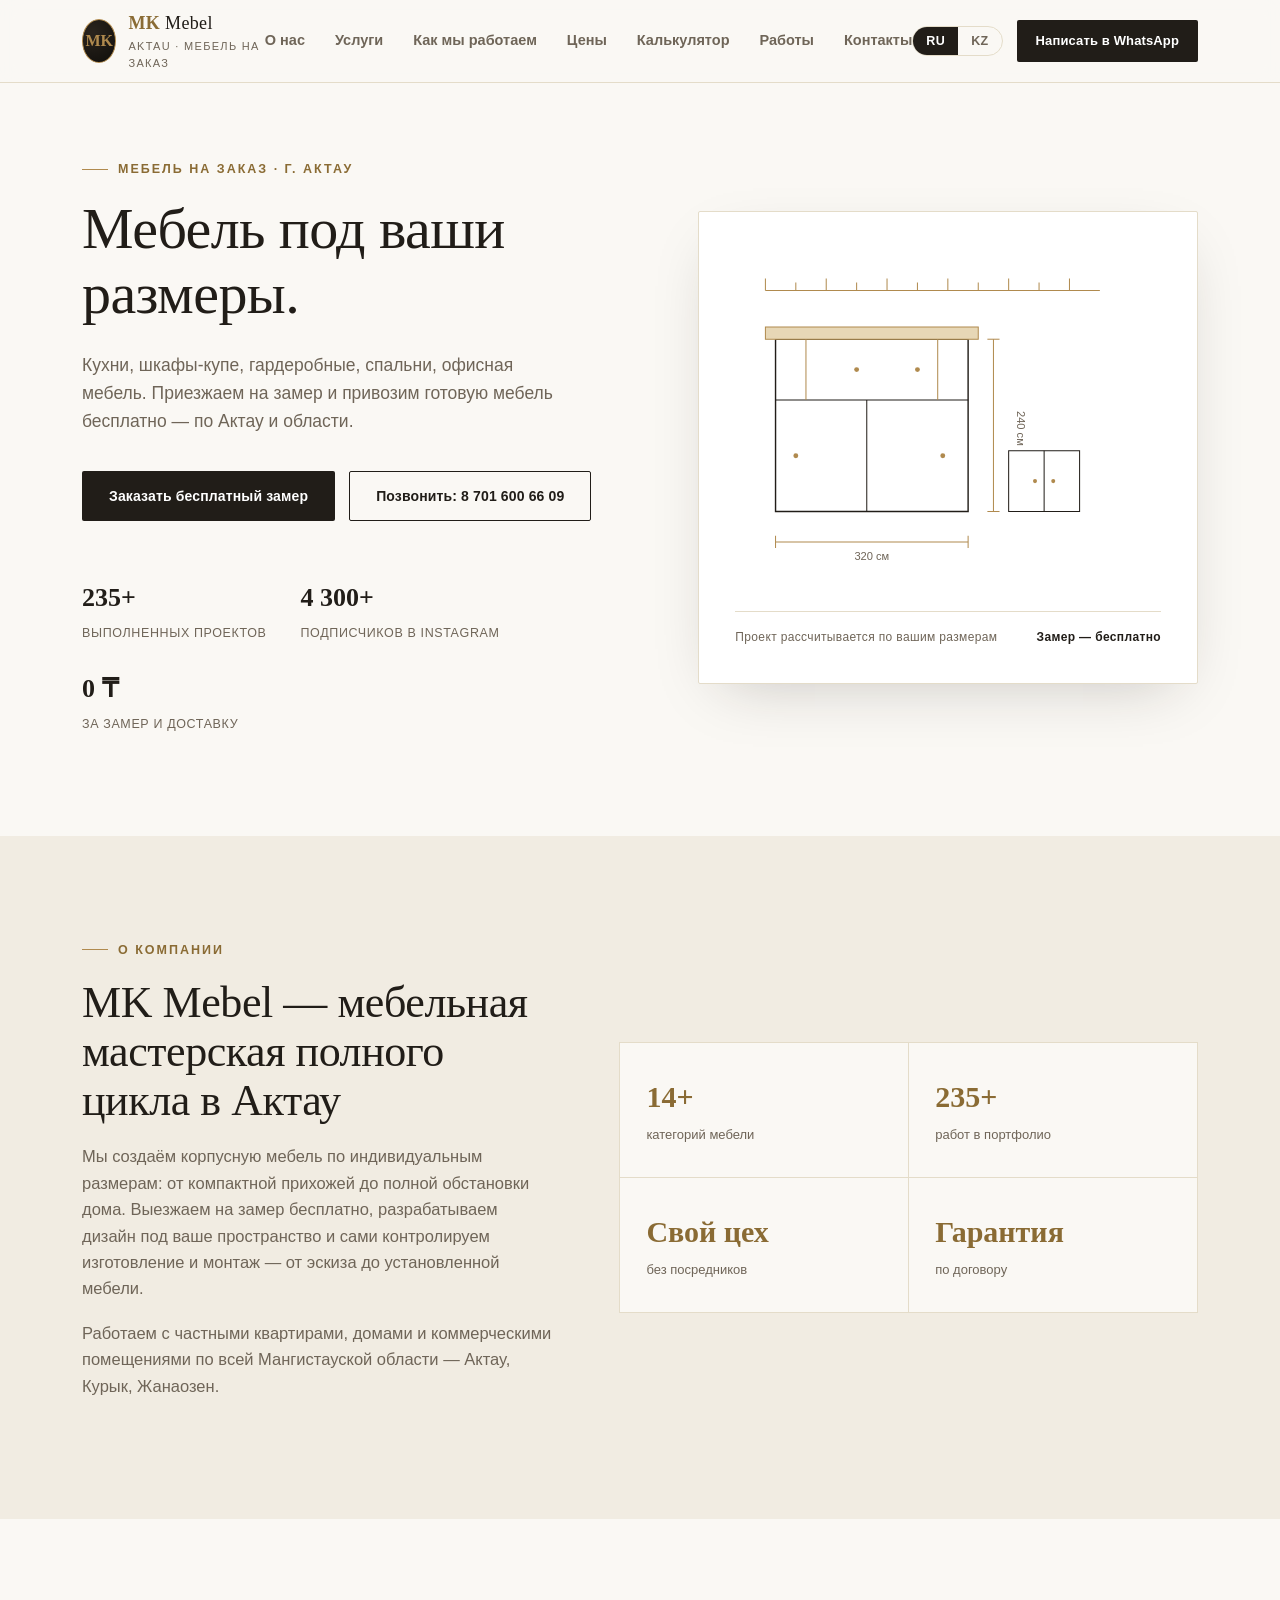
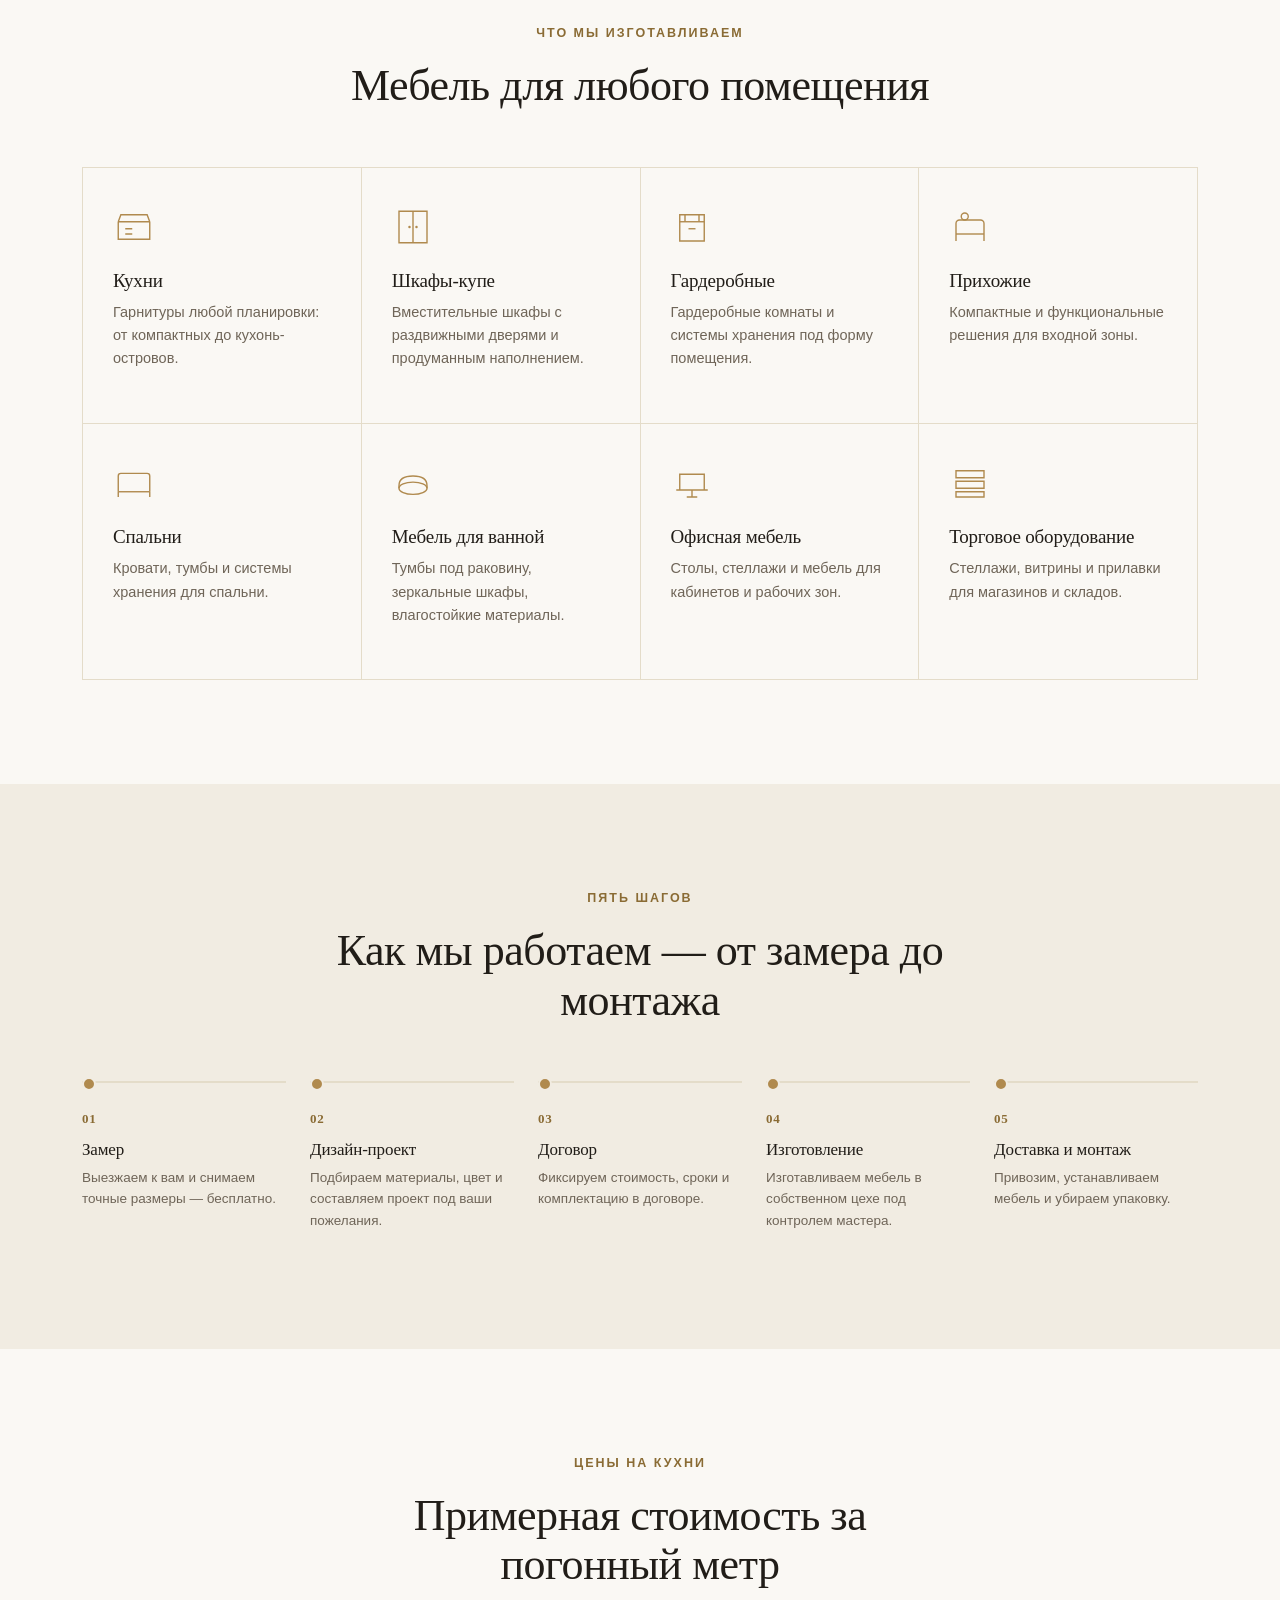
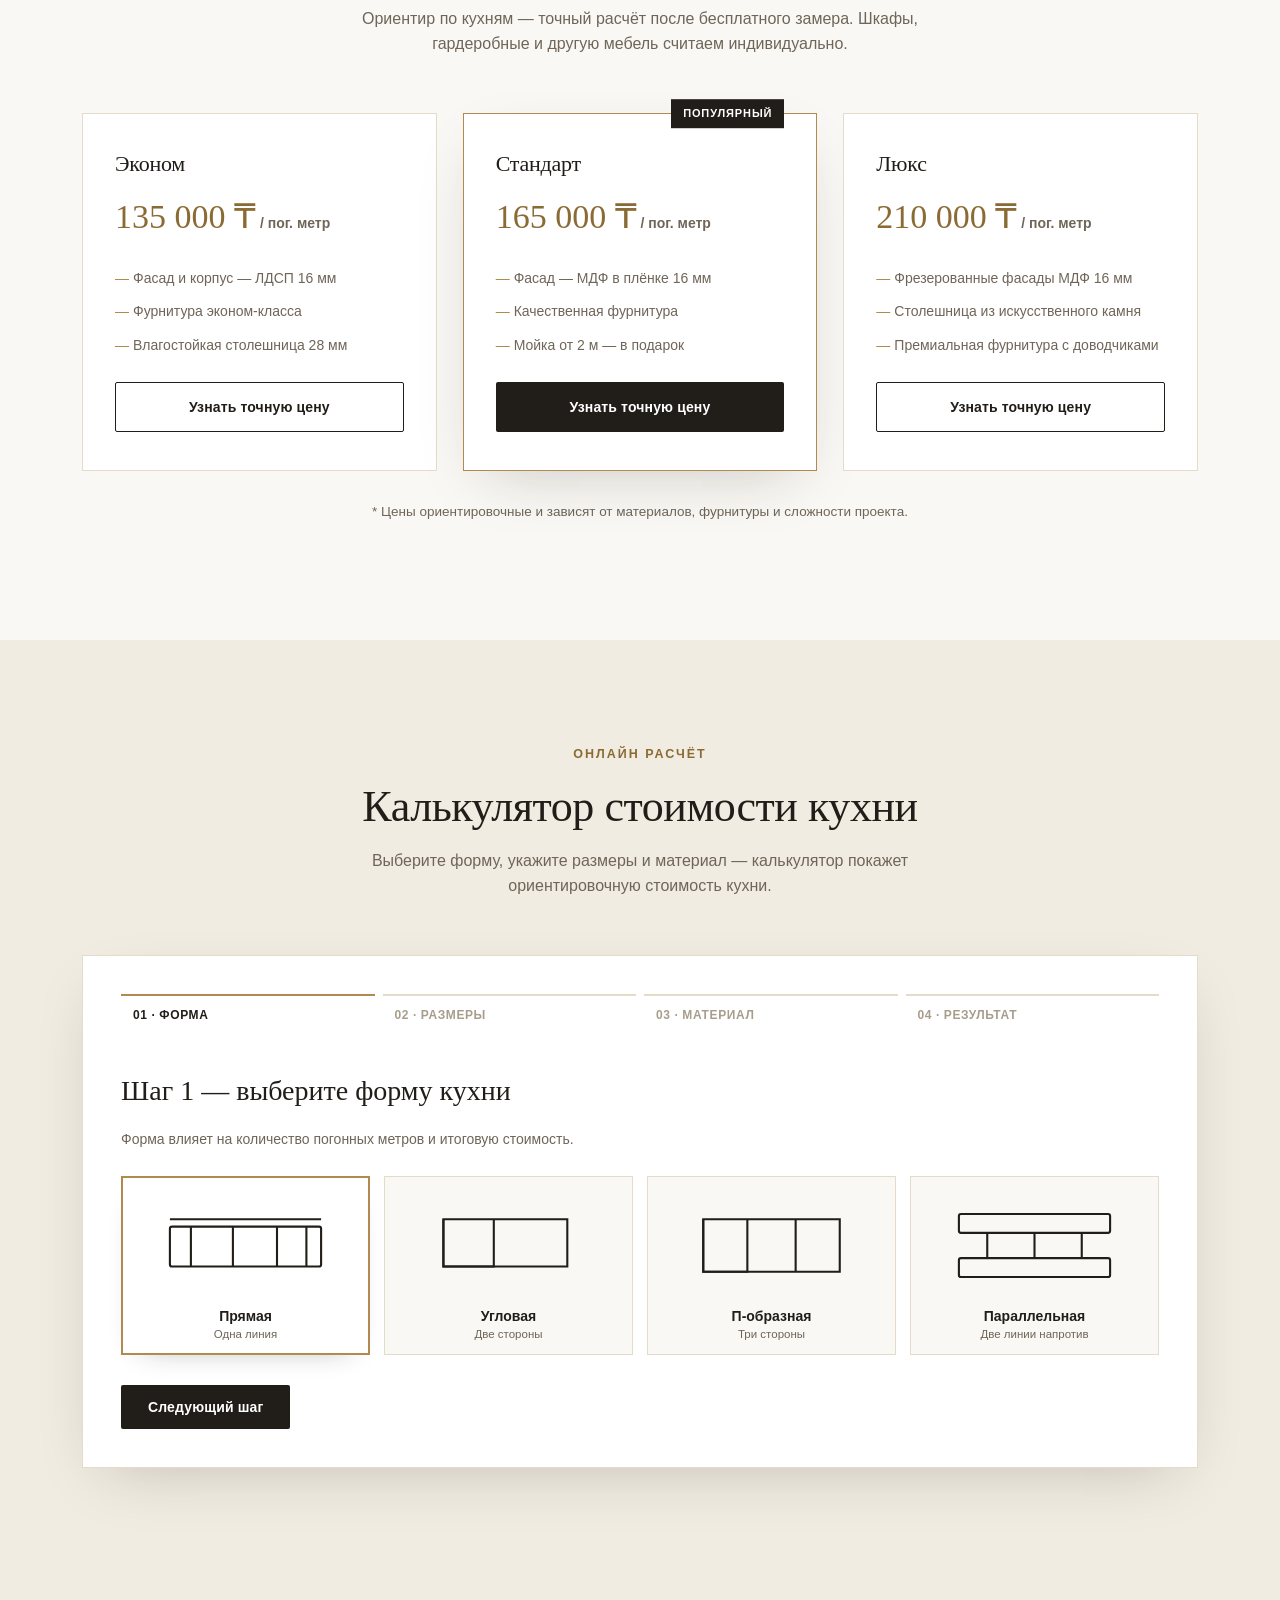
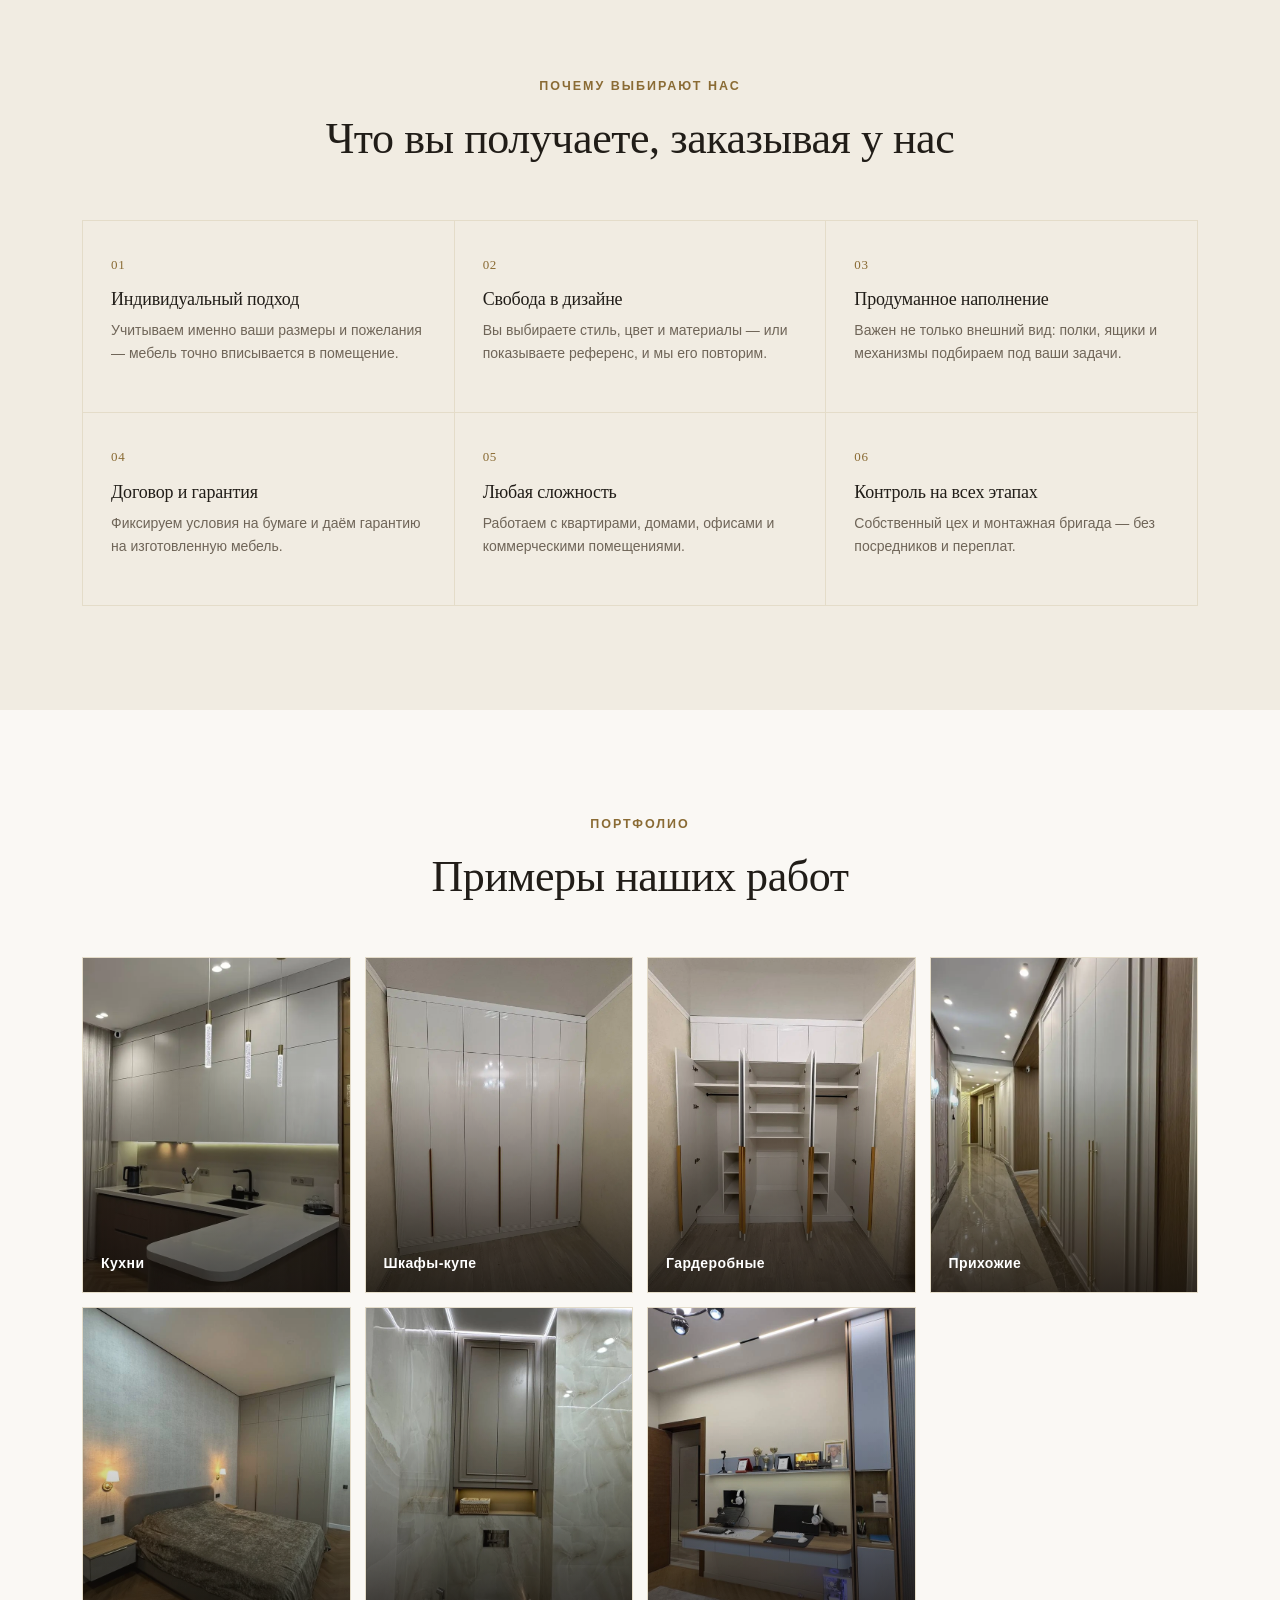
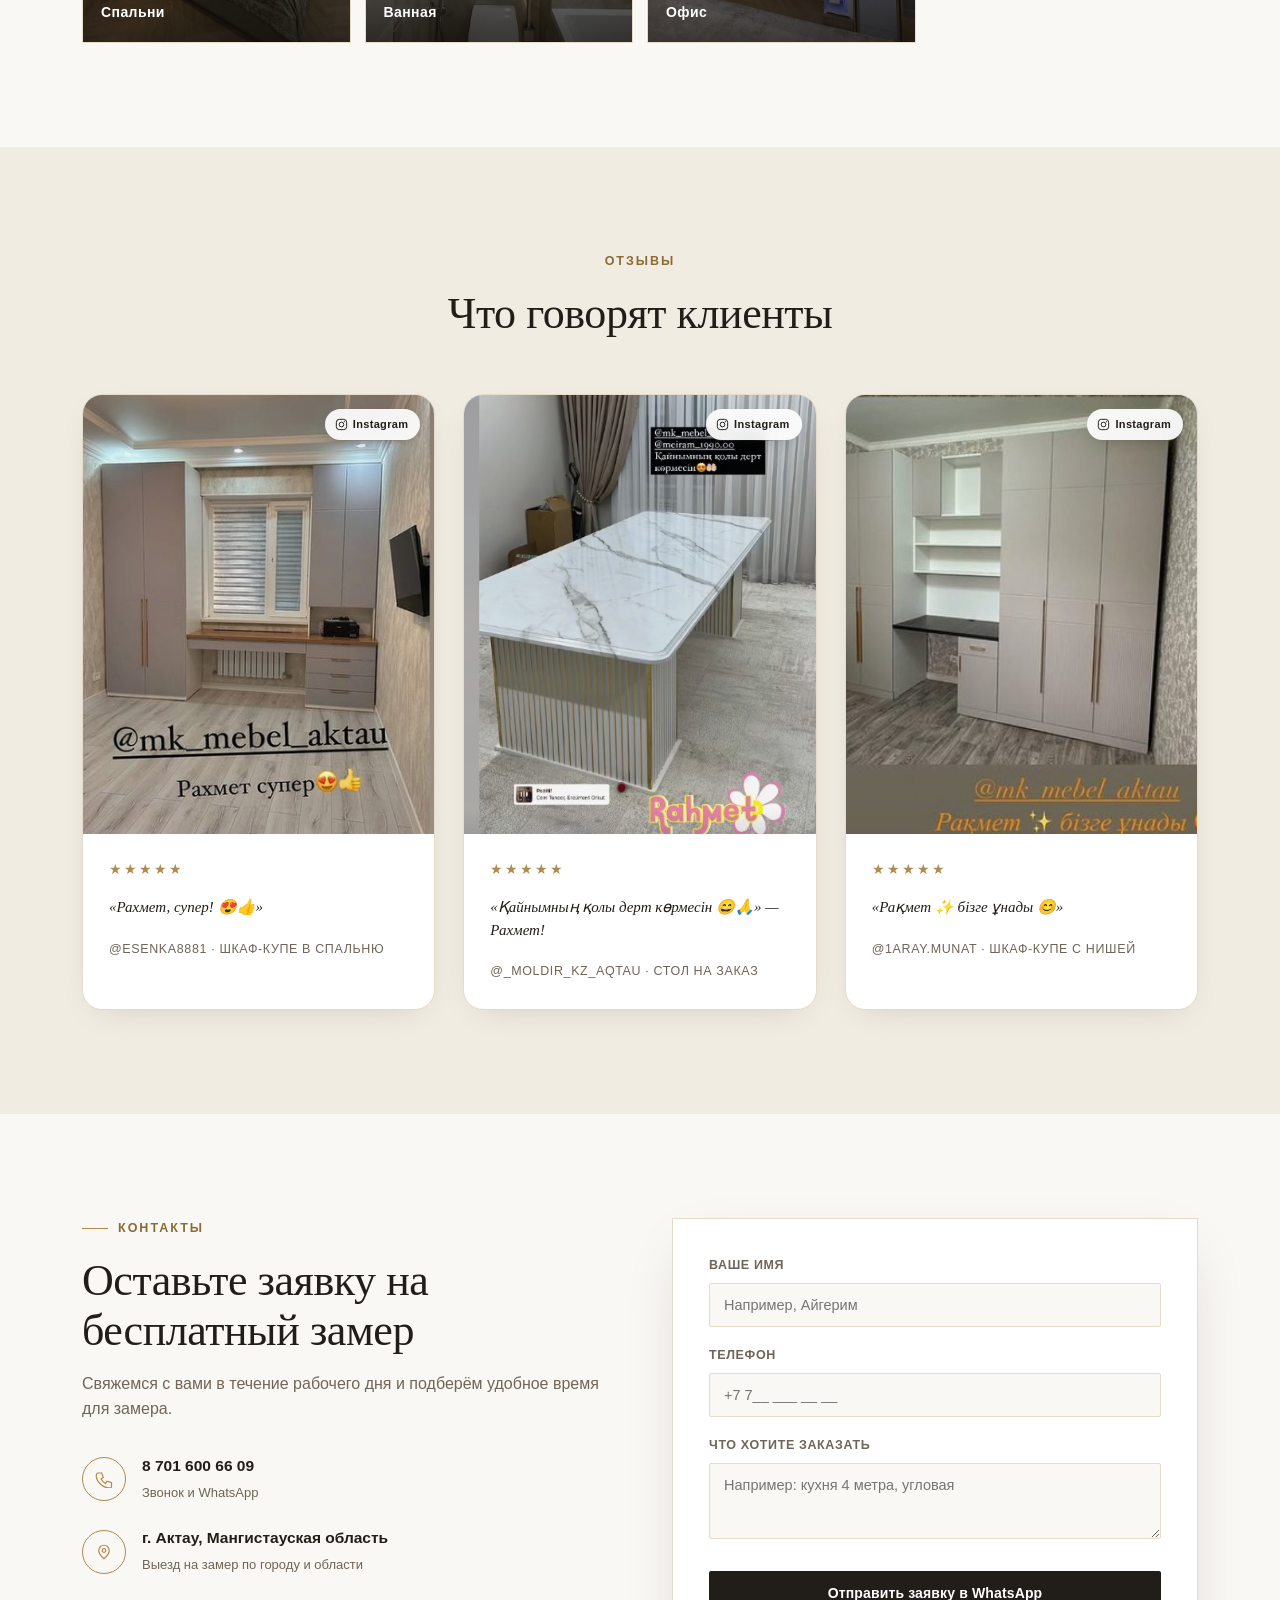
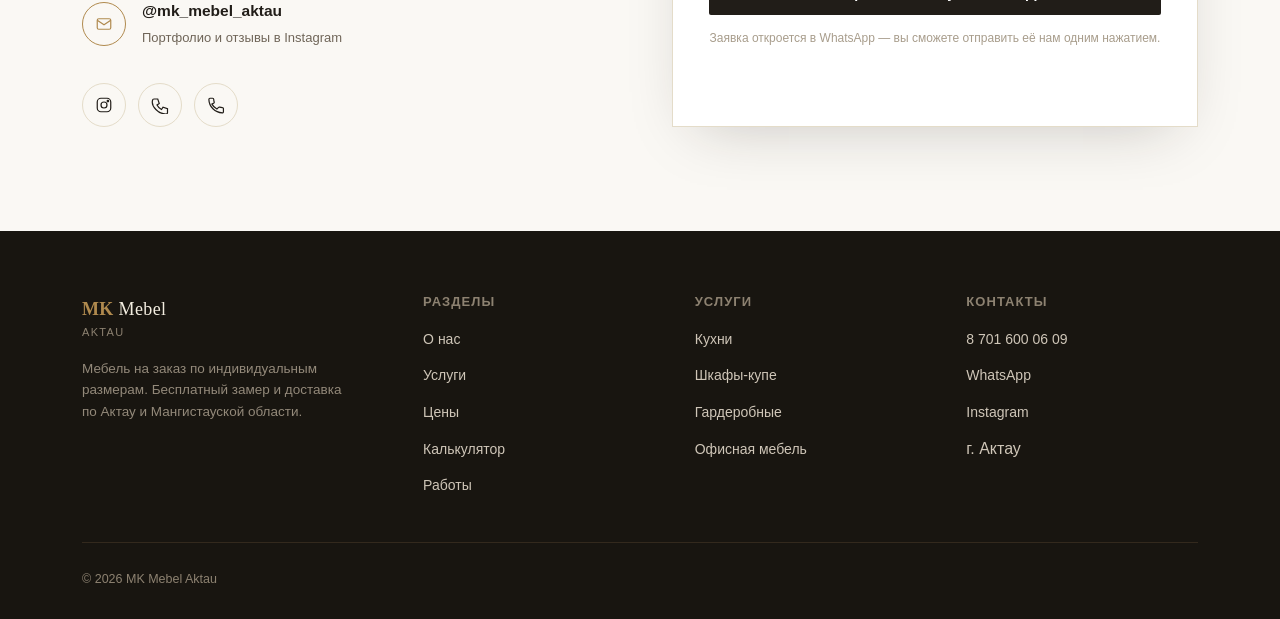
<file: index(1).html>
<!DOCTYPE html>
<html lang="ru">
<head>
<meta charset="UTF-8">
<meta name="viewport" content="width=device-width, initial-scale=1.0">
<meta http-equiv="X-UA-Compatible" content="IE=edge">
<meta name="referrer" content="strict-origin-when-cross-origin">
<meta http-equiv="Content-Security-Policy" content="default-src 'self'; script-src 'self' 'unsafe-inline'; style-src 'self' 'unsafe-inline' https://fonts.googleapis.com; font-src https://fonts.gstatic.com; img-src 'self' data:; connect-src 'self'; frame-ancestors 'none'; base-uri 'self'; form-action 'self'; object-src 'none'; upgrade-insecure-requests;">
<meta http-equiv="X-Content-Type-Options" content="nosniff">
<meta http-equiv="X-Frame-Options" content="DENY">
<meta name="color-scheme" content="light only">
<meta name="robots" content="index, follow">
<title>MK Mebel Aktau — мебель на заказ в Актау</title>
<meta name="description" content="MK Mebel Aktau — корпусная мебель на заказ по индивидуальным размерам. Кухни, шкафы-купе, гардеробные, мебель для спальни и офиса. Бесплатный замер и доставка по Актау.">
<link rel="preconnect" href="https://fonts.googleapis.com">
<link rel="preconnect" href="https://fonts.gstatic.com" crossorigin>
<link href="https://fonts.googleapis.com/css2?family=Fraunces:ital,opsz,wght@0,9..144,300;0,9..144,400;0,9..144,500;0,9..144,600;1,9..144,400;1,9..144,500&family=Manrope:wght@400;500;600;700;800&display=swap" rel="stylesheet">
<style>
  html{color-scheme: light only;}
  :root{
    --bg:#faf8f4;
    --bg-soft:#f1ece2;
    --bg-soft2:#eae2d2;
    --ink:#211d18;
    --ink-soft:#6f6558;
    --ink-faint:#a89d8c;
    --gold:#b08a4e;
    --gold-deep:#8a6b34;
    --gold-pale:#e7d7b6;
    --white:#ffffff;
    --line:#e4dcc9;
    --shadow: 0 20px 60px -25px rgba(33,29,24,0.25);
    --radius: 2px;
  }
  *{box-sizing:border-box;}
  html{scroll-behavior:smooth;}
  body{
    margin:0;
    background:var(--bg);
    color:var(--ink);
    font-family:'Manrope',sans-serif;
    font-size:16px;
    line-height:1.6;
    -webkit-font-smoothing:antialiased;
  }
  h1,h2,h3,h4{
    font-family:'Fraunces',serif;
    font-weight:500;
    line-height:1.12;
    margin:0;
    letter-spacing:-0.01em;
  }
  a{color:inherit; text-decoration:none;}
  ul{list-style:none;margin:0;padding:0;}
  img{max-width:100%; display:block;}
  button{font-family:inherit; cursor:pointer;}
  .wrap{max-width:1180px; margin:0 auto; padding:0 32px;}
  @media(max-width:640px){.wrap{padding:0 20px;}}

  .eyebrow{
    display:flex; align-items:center; gap:10px;
    font-size:12.5px; font-weight:700; letter-spacing:0.16em; text-transform:uppercase;
    color:var(--gold-deep); margin-bottom:18px;
  }
  .eyebrow::before{
    content:""; display:block; width:26px; height:1px; background:var(--gold);
  }

  /* ---- ruler / measurement motif ---- */
  .ruler{
    display:flex; align-items:flex-end; gap:0; height:14px; width:100%; max-width:220px;
    opacity:0.9;
  }
  .ruler span{flex:1; border-left:1px solid var(--gold); height:6px;}
  .ruler span:nth-child(4n+1){height:14px;}
  
  .section-title{
    font-size:clamp(28px,4vw,44px);
    max-width:640px;
  }
  .section-sub{
    color:var(--ink-soft); max-width:560px; margin-top:16px; font-size:16px;
  }
  .section-head{margin-bottom:56px;}
  .section-head.center{margin-left:auto;margin-right:auto;text-align:center;}
  .section-head.center .section-title{margin-left:auto;margin-right:auto;}
  .section-head.center .section-sub{margin-left:auto;margin-right:auto;}
  .section-head.center .eyebrow{justify-content:center;}
  .section-head.center .eyebrow::before{display:none;}

  section{padding:104px 0;}
  @media(max-width:780px){section{padding:72px 0;}}
  @media(max-width:480px){section{padding:52px 0;}}
  .soft{background:var(--bg-soft);}
  @media(max-width:480px){
    .service-card{padding:28px 22px;}
    .adv-card{padding:26px 22px;}
    .price-card{padding:28px 22px;}
    .price-tag{right:22px;}
    .rev-body{padding:22px 20px 24px;}
    form.card{padding:28px 22px;}
    .hero-art-caption{flex-wrap:wrap; gap:8px;}
  }

  /* ---------- HEADER ---------- */
  header{
    position:sticky; top:0; z-index:100;
    background:rgba(250,248,244,0.86);
    backdrop-filter:blur(10px);
    border-bottom:1px solid var(--line);
  }
  .nav{
    display:flex; align-items:center; justify-content:space-between;
    height:82px;
  }
  .brand{display:flex; align-items:center; gap:12px;}
  .brand-mark{
    width:44px; height:44px; border-radius:50%;
    background:radial-gradient(circle at 30% 30%, #2a241d, #100e0b);
    border:1px solid var(--gold);
    display:flex; align-items:center; justify-content:center;
    font-family:'Fraunces',serif; color:var(--gold); font-weight:600; font-size:16px;
  }
  .brand-name{font-family:'Fraunces',serif; font-size:18px; letter-spacing:0.02em;}
  .brand-name b{color:var(--gold-deep); font-weight:600;}
  .brand-sub{font-size:11px; letter-spacing:0.12em; text-transform:uppercase; color:var(--ink-soft);}

  nav.links{display:flex; align-items:center; gap:30px; flex-shrink:0;}
  nav.links a{
    font-size:14.5px; font-weight:600; color:var(--ink-soft);
    position:relative; padding:8px 0; white-space:nowrap;
    display:flex; align-items:center;
  }
  nav.links a:hover{color:var(--ink);}

  .nav-right{display:flex; align-items:center; gap:14px; flex-shrink:0;}
  .lang-switch{
    display:flex; border:1px solid var(--line); border-radius:20px; overflow:hidden;
  }
  .lang-switch button{
    border:none; background:transparent; padding:7px 13px; font-size:12.5px; font-weight:700;
    color:var(--ink-soft); letter-spacing:0.03em;
  }
  .lang-switch button.active{background:var(--ink); color:var(--white);}

  .btn{
    display:inline-flex; align-items:center; justify-content:center; gap:8px;
    padding:13px 26px; font-size:14px; font-weight:700; letter-spacing:0.01em;
    border-radius:2px; border:1px solid transparent; white-space:nowrap;
  }
  .btn-gold{background:var(--ink); color:var(--white);}
  .btn-gold:hover{background:#000;}
  .btn-outline{border-color:var(--ink); color:var(--ink);}
  .btn-outline:hover{background:var(--ink); color:var(--white);}
  .btn-sm{padding:10px 18px; font-size:13px;}

  .burger{display:none; flex-direction:column; gap:5px; background:none; border:none; padding:6px; z-index:210; position:relative;}
  .burger span{width:22px; height:2px; background:var(--ink); transition:transform .25s ease, opacity .25s ease;}
  @media(max-width:1140px){
    nav.links{display:none;}
    .burger{display:flex;}
  }
  @media(max-width:640px){
    .nav-right > a.btn{display:none;}
  }
  @media(max-width:480px){
    .brand-sub{display:none;}
    .nav{height:70px;}
    .brand-mark{width:38px; height:38px; font-size:14px;}
  }

  /* ---------- MOBILE MENU ---------- */
  .mobile-menu{
    position:fixed; inset:0; z-index:200; background:var(--bg);
    display:flex; flex-direction:column; padding:26px 24px 30px;
    transform:translateX(100%); transition:transform .35s ease;
    overflow-y:auto;
  }
  .mobile-menu.open{transform:translateX(0);}
  .mobile-menu-top{display:flex; align-items:center; justify-content:space-between; margin-bottom:36px;}
  .mobile-close{background:none; border:none; font-size:34px; line-height:1; color:var(--ink); padding:4px 8px;}
  .mobile-links{display:flex; flex-direction:column;}
  .mobile-links a{
    font-family:'Fraunces',serif; font-size:24px; font-weight:500; padding:16px 0;
    border-bottom:1px solid var(--line); color:var(--ink);
  }
  .mobile-menu-bottom{margin-top:auto; display:flex; flex-direction:column; gap:14px; padding-top:30px;}
  .mobile-menu-bottom .lang-switch{align-self:flex-start;}
  .mobile-menu-bottom .btn{width:100%;}
  .mobile-phone{font-family:'Fraunces',serif; font-size:20px; color:var(--gold-deep); margin-top:4px;}
  body.menu-open{overflow:hidden;}

  /* ---------- HERO ---------- */
  .hero{
    padding:76px 0 100px;
    overflow:hidden;
  }
  .hero .wrap{
    display:grid; grid-template-columns:1.05fr 0.95fr; gap:64px; align-items:center;
  }
  @media(max-width:960px){
    .hero .wrap{grid-template-columns:1fr;}
  }
  .hero h1{font-size:clamp(34px,5.2vw,58px); max-width:620px;}
  .hero h1 em{font-style:italic; color:var(--gold-deep);}
  .hero-sub{margin-top:24px; font-size:17.5px; color:var(--ink-soft); max-width:480px;}
  .hero-cta{display:flex; flex-wrap:wrap; gap:14px; margin-top:36px;}
  .trust-row{display:flex; gap:34px; margin-top:56px; flex-wrap:wrap; row-gap:24px;}
  @media(max-width:480px){
    .hero{padding:44px 0 64px;}
    .hero-cta{flex-direction:column;}
    .hero-cta .btn{width:100%;}
    .trust-row{gap:22px;}
    .hero-art{padding:22px;}
  }
  .trust-item b{display:block; font-family:'Fraunces',serif; font-size:26px; color:var(--ink);}
  .trust-item span{font-size:12.5px; color:var(--ink-soft); text-transform:uppercase; letter-spacing:0.05em;}

  .hero-art{
    position:relative; background:var(--white); border:1px solid var(--line);
    border-radius:2px; padding:36px; box-shadow:var(--shadow);
  }
  .hero-art svg{width:100%; height:auto; display:block;}
  .hero-art-caption{
    display:flex; justify-content:space-between; margin-top:18px; padding-top:16px;
    border-top:1px solid var(--line); font-size:12px; color:var(--ink-soft); letter-spacing:0.03em;
  }
  .hero-art-caption b{color:var(--ink);}

  /* ---------- ABOUT ---------- */
  .about-grid{display:grid; grid-template-columns:0.9fr 1.1fr; gap:64px; align-items:center;}
  @media(max-width:860px){.about-grid{grid-template-columns:1fr;}}
  .about-text p{color:var(--ink-soft); font-size:16.5px; margin-top:18px;}
  .about-figures{display:grid; grid-template-columns:1fr 1fr; gap:1px; background:var(--line); border:1px solid var(--line);}
  .about-figure{background:var(--bg); padding:30px 26px;}
  .about-figure b{display:block; font-family:'Fraunces',serif; font-size:30px; color:var(--gold-deep);}
  .about-figure span{font-size:13px; color:var(--ink-soft);}

  /* ---------- SERVICES ---------- */
  .services-grid{display:grid; grid-template-columns:repeat(4,1fr); gap:1px; background:var(--line); border:1px solid var(--line);}
  @media(max-width:900px){.services-grid{grid-template-columns:repeat(2,1fr);}}
  @media(max-width:520px){.services-grid{grid-template-columns:1fr;}}
  .service-card{
    background:var(--bg); padding:38px 30px; transition:background .25s ease;
  }
  .service-card:hover{background:var(--white);}
  .service-icon{width:42px; height:42px; margin-bottom:22px;}
  .service-icon svg{width:100%; height:100%;}
  .service-card h3{font-size:19px; font-weight:500;}
  .service-card p{font-size:14.5px; color:var(--ink-soft); margin-top:10px;}

  /* ---------- PROCESS ---------- */
  .process-line{
    display:grid; grid-template-columns:repeat(5,1fr); position:relative; margin-top:20px; gap:24px;
  }
  @media(max-width:900px){.process-line{grid-template-columns:repeat(2,1fr);}}
  @media(max-width:520px){.process-line{grid-template-columns:1fr;}}
  .process-step{position:relative; padding-top:28px;}
  .process-step::before{
    content:""; position:absolute; top:0; left:0; width:100%; height:2px; background:var(--line);
  }
  .process-step::after{
    content:""; position:absolute; top:-4px; left:0; width:10px; height:10px; border-radius:50%;
    background:var(--gold); border:2px solid var(--bg-soft);
  }
  .process-step .num{
    font-family:'Fraunces',serif; font-size:13px; color:var(--gold-deep); font-weight:600; letter-spacing:0.05em;
  }
  .process-step h4{font-size:17px; margin-top:10px; font-weight:500;}
  .process-step p{font-size:13.5px; color:var(--ink-soft); margin-top:8px;}

  /* ---------- PRICING ---------- */
  .price-grid{display:grid; grid-template-columns:repeat(3,1fr); gap:26px;}
  @media(max-width:860px){.price-grid{grid-template-columns:1fr;}}
  .price-card{
    background:var(--white); border:1px solid var(--line); padding:38px 32px; position:relative;
  }
  .price-card.featured{border-color:var(--gold); box-shadow:var(--shadow);}
  .price-tag{
    position:absolute; top:0; right:32px; transform:translateY(-50%);
    background:var(--ink); color:var(--white); font-size:11px; font-weight:700; letter-spacing:0.08em;
    text-transform:uppercase; padding:6px 12px;
  }
  .price-card h3{font-size:22px;}
  .price-value{font-family:'Fraunces',serif; font-size:34px; color:var(--gold-deep); margin-top:14px;}
  .price-value span{font-size:14px; color:var(--ink-soft); font-family:'Manrope',sans-serif; font-weight:600;}
  .price-list{margin-top:22px; display:flex; flex-direction:column; gap:11px;}
  .price-list li{font-size:14px; color:var(--ink-soft); padding-left:18px; position:relative;}
  .price-list li::before{content:"—"; position:absolute; left:0; color:var(--gold);}
  .price-card .btn{margin-top:26px; width:100%;}
  .price-note{margin-top:30px; font-size:13.5px; color:var(--ink-soft); text-align:center;}

  /* ---------- ADVANTAGES ---------- */
  .adv-grid{display:grid; grid-template-columns:repeat(3,1fr); gap:1px; background:var(--line); border:1px solid var(--line);}
  @media(max-width:860px){.adv-grid{grid-template-columns:repeat(2,1fr);}}
  @media(max-width:560px){.adv-grid{grid-template-columns:1fr;}}
  .adv-card{background:var(--bg-soft); padding:34px 28px;}
  .adv-num{font-family:'Fraunces',serif; font-size:13px; color:var(--gold-deep); letter-spacing:0.05em;}
  .adv-card h3{font-size:18px; margin-top:14px; font-weight:500;}
  .adv-card p{font-size:14px; color:var(--ink-soft); margin-top:10px;}

  /* ---------- PORTFOLIO ---------- */
  .portfolio-grid{display:grid; grid-template-columns:repeat(4,1fr); gap:14px;}
  @media(max-width:860px){.portfolio-grid{grid-template-columns:repeat(2,1fr);}}
  .p-tile{
    position:relative; aspect-ratio:4/5; overflow:hidden; border:1px solid var(--line);
    display:flex; align-items:flex-end; padding:18px; cursor:pointer;
    transition:transform .35s cubic-bezier(.22,1,.36,1), box-shadow .35s ease, border-color .35s ease;
  }
  .p-tile:hover{
    transform:scale(1.035); z-index:5; border-color:var(--gold-pale);
    box-shadow:0 24px 45px -24px rgba(33,29,24,0.45);
  }
  .p-tile span{position:relative; z-index:3; color:var(--white); font-size:14px; font-weight:700; letter-spacing:0.03em;}
  .p-tile::before{content:""; position:absolute; inset:0; z-index:1; background:linear-gradient(180deg, transparent 35%, rgba(20,17,13,0.78)); pointer-events:none;}
  .p-tile .swatch{
    position:absolute; inset:0; z-index:0; background-size:cover; background-position:center;
    transition:transform .55s cubic-bezier(.22,1,.36,1);
  }
  .p-tile:hover .swatch{transform:scale(1.045);}
  .p-arrow{
    position:absolute; top:50%; z-index:4; transform:translateY(-50%);
    width:38px; height:38px; border:1px solid rgba(255,255,255,.7); border-radius:50%;
    background:rgba(20,17,13,.52); color:var(--white); display:flex; align-items:center;
    justify-content:center; opacity:0; pointer-events:none; transition:opacity .25s ease, background .25s ease;
    backdrop-filter:blur(5px); -webkit-backdrop-filter:blur(5px);
  }
  .p-arrow:hover{background:rgba(20,17,13,.82);}
  .p-arrow.prev{left:12px;}
  .p-arrow.next{right:12px;}
  .p-tile:hover .p-arrow{opacity:1; pointer-events:auto;}
  .p-arrow:focus-visible{opacity:1; outline:2px solid var(--white); outline-offset:2px;}
  .p-arrow svg{width:18px; height:18px; display:block;}
  @media(max-width:640px){
    .p-tile{transform:none !important;}
    .p-arrow{opacity:1; pointer-events:auto; width:34px; height:34px;}
  }
  .p-note{
    margin-top:30px; padding:18px 22px; border:1px dashed var(--gold); background:var(--bg-soft);
    font-size:13.5px; color:var(--ink-soft); display:flex; gap:12px; align-items:flex-start;
  }
  .p-note b{color:var(--ink);}

  /* ---------- TESTIMONIALS ---------- */
  .rev-grid{display:grid; grid-template-columns:repeat(3,1fr); gap:28px;}
  @media(max-width:860px){.rev-grid{grid-template-columns:1fr; max-width:420px; margin-left:auto; margin-right:auto;}}
  .rev-card{
    display:block; background:var(--white); border:1px solid var(--line); border-radius:20px;
    overflow:hidden; text-decoration:none; color:inherit;
    box-shadow:0 10px 34px -20px rgba(33,29,24,0.25);
    transition:transform .5s cubic-bezier(.22,1,.36,1), box-shadow .5s cubic-bezier(.22,1,.36,1), border-color .5s ease;
  }
  .rev-card:hover{transform:translateY(-8px); box-shadow:0 34px 60px -22px rgba(33,29,24,0.32); border-color:var(--gold-pale);}
  .rev-photo{position:relative; aspect-ratio:4/5; overflow:hidden; background:var(--bg-soft);}
  .rev-photo img{width:100%; height:100%; object-fit:cover; display:block; transition:transform .8s cubic-bezier(.22,1,.36,1);}
  .rev-card:hover .rev-photo img{transform:scale(1.06);}
  .rev-ig{
    position:absolute; top:14px; right:14px; display:inline-flex; align-items:center; gap:5px;
    background:rgba(255,255,255,0.92); backdrop-filter:blur(8px); -webkit-backdrop-filter:blur(8px);
    color:var(--ink); font-size:11px; font-weight:700; letter-spacing:0.03em; padding:7px 12px 7px 10px;
    border-radius:30px; box-shadow:0 6px 16px -8px rgba(33,29,24,0.35);
  }
  .rev-ig svg{width:13px; height:13px; display:block;}
  .rev-body{padding:24px 26px 28px;}
  .rev-stars{color:var(--gold); font-size:14px; letter-spacing:2px;}
  .rev-card p{margin-top:16px; font-size:15px; color:var(--ink); font-style:italic; font-family:'Fraunces',serif; line-height:1.5;}
  .rev-who{margin-top:20px; font-size:12.5px; color:var(--ink-soft); text-transform:uppercase; letter-spacing:0.05em;}

  /* ---------- CONTACT ---------- */
  .contact-grid{display:grid; grid-template-columns:1fr 1fr; gap:64px;}
  @media(max-width:900px){.contact-grid{grid-template-columns:1fr;}}
  .contact-list{display:flex; flex-direction:column; gap:22px; margin-top:32px;}
  .contact-row{display:flex; align-items:center; gap:16px;}
  .contact-icon{
    width:44px; height:44px; border:1px solid var(--gold); border-radius:50%;
    display:flex; align-items:center; justify-content:center; flex-shrink:0;
  }
  .contact-row b{display:block; font-size:15.5px;}
  .contact-row span{font-size:13px; color:var(--ink-soft);}
  .contact-socials{display:flex; gap:12px; margin-top:34px;}
  .soc-btn{
    width:44px; height:44px; border:1px solid var(--line); border-radius:50%;
    display:flex; align-items:center; justify-content:center;
  }
  .soc-btn:hover{border-color:var(--gold); color:var(--gold-deep);}

  form.card{
    background:var(--white); border:1px solid var(--line); padding:36px; box-shadow:var(--shadow);
  }
  .field{margin-bottom:18px;}
  .field label{display:block; font-size:12.5px; font-weight:700; text-transform:uppercase; letter-spacing:0.05em; color:var(--ink-soft); margin-bottom:8px;}
  .field input, .field textarea{
    width:100%; border:1px solid var(--line); background:var(--bg); padding:13px 14px;
    font-family:inherit; font-size:14.5px; color:var(--ink); border-radius:2px;
  }
  .field input:focus, .field textarea:focus{outline:2px solid var(--gold); outline-offset:1px;}
  form.card .btn{width:100%; margin-top:6px;}
  .form-note{font-size:12px; color:var(--ink-faint); margin-top:14px; text-align:center;}
  .hp-field{position:absolute;left:-9999px;width:1px;height:1px;overflow:hidden;opacity:0;pointer-events:none;}
  .field-error{font-size:12px;color:#b33;margin-top:6px;display:none;}
  .field-error.show{display:block;}
  .field input.invalid,.field textarea.invalid{border-color:#b33;}

  /* ---------- FOOTER ---------- */
  footer{background:#181510; color:#cfc6b8; padding:64px 0 30px;}
  .footer-top{display:grid; grid-template-columns:1.3fr 1fr 1fr 1fr; gap:40px; padding-bottom:44px; border-bottom:1px solid #33291d;}
  @media(max-width:800px){.footer-top{grid-template-columns:1fr 1fr;}}
  @media(max-width:520px){.footer-top{grid-template-columns:1fr;}}
  footer .brand-name{color:#f3ede0;}
  footer .brand-sub{color:#8d8271;}
  .footer-desc{margin-top:16px; font-size:13.5px; color:#93897a; max-width:260px;}
  .footer-col h4{font-size:13px; text-transform:uppercase; letter-spacing:0.08em; color:#8d8271; margin-bottom:16px; font-weight:700; font-family:'Manrope',sans-serif;}
  .footer-col ul{display:flex; flex-direction:column; gap:11px;}
  .footer-col a{font-size:14px; color:#cfc6b8;}
  .footer-col a:hover{color:var(--gold);}
  .footer-bottom{display:flex; justify-content:space-between; align-items:center; padding-top:26px; flex-wrap:wrap; gap:12px; font-size:12.5px; color:#8d8271;}

  .reveal{opacity:0; transform:translateY(22px); transition:opacity .7s ease, transform .7s ease;}
  .reveal.in{opacity:1; transform:translateY(0);}

  @media (prefers-reduced-motion: reduce){
    .reveal{transition:none; opacity:1; transform:none;}
    html{scroll-behavior:auto;}
  }

  /* ---------- KITCHEN COST CALCULATOR ---------- */
  .calc-section{background:var(--bg-soft);}
  .calc-shell{
    background:var(--white); border:1px solid var(--line); box-shadow:var(--shadow);
    padding:38px; position:relative; overflow:hidden;
  }
  .calc-progress{display:grid;grid-template-columns:repeat(4,1fr);gap:8px;margin-bottom:34px;}
  .calc-progress-step{padding:10px 12px;border-top:2px solid var(--line);font-size:12px;color:var(--ink-faint);font-weight:700;text-transform:uppercase;letter-spacing:.05em;}
  .calc-progress-step.active{border-color:var(--gold);color:var(--ink);}
  .calc-step{display:none;}
  .calc-step.active{display:block;animation:calcFade .3s ease;}
  @keyframes calcFade{from{opacity:0;transform:translateY(8px)}to{opacity:1;transform:none}}
  .calc-step-title{font-family:'Fraunces',serif;font-size:28px;font-weight:500;margin-bottom:8px;}
  .calc-step-sub{color:var(--ink-soft);font-size:14px;margin-bottom:26px;max-width:720px;}
  .calc-shapes{display:grid;grid-template-columns:repeat(4,1fr);gap:14px;}
  .calc-shape{
    appearance:none;width:100%;border:1px solid var(--line);background:var(--bg);
    padding:16px 12px 14px;text-align:center;color:var(--ink);transition:.2s ease;
  }
  .calc-shape:hover{border-color:var(--gold);background:var(--white);transform:translateY(-2px);}
  .calc-shape.selected{border:2px solid var(--gold);padding:15px 11px 13px;background:var(--white);box-shadow:0 12px 28px -22px rgba(33,29,24,.45);}
  .calc-shape svg{width:100%;height:105px;display:block;margin-bottom:10px;}
  .calc-shape-name{font-weight:700;font-size:14px;}
  .calc-shape-desc{display:block;font-size:11.5px;color:var(--ink-soft);margin-top:4px;}
  .calc-fields{display:grid;grid-template-columns:repeat(3,1fr);gap:16px;max-width:820px;}
  .calc-field{border:1px solid var(--line);background:var(--bg);padding:16px;}
  .calc-field label{display:block;font-size:12px;font-weight:700;text-transform:uppercase;letter-spacing:.05em;color:var(--ink-soft);margin-bottom:8px;}
  .calc-field input,.calc-field select{
    width:100%;border:1px solid var(--line);background:var(--white);padding:12px 13px;
    font:inherit;font-size:15px;color:var(--ink);border-radius:2px;
  }
  .calc-field input:focus,.calc-field select:focus{outline:2px solid var(--gold);outline-offset:1px;}
  .calc-hint{margin-top:16px;padding:14px 16px;background:var(--bg-soft);border-left:2px solid var(--gold);font-size:13px;color:var(--ink-soft);}
  .calc-materials{display:grid;grid-template-columns:repeat(3,1fr);gap:14px;}
  .calc-material{
    appearance:none;width:100%;text-align:left;border:1px solid var(--line);background:var(--bg);
    padding:20px;color:var(--ink);transition:.2s ease;
  }
  .calc-material:hover{border-color:var(--gold);}
  .calc-material.selected{border:2px solid var(--gold);padding:19px;background:var(--white);}
  .calc-material b{font-family:'Fraunces',serif;font-size:22px;font-weight:500;display:block;}
  .calc-material strong{display:block;color:var(--gold-deep);font-size:18px;margin-top:8px;}
  .calc-material span{display:block;color:var(--ink-soft);font-size:12.5px;margin-top:9px;line-height:1.5;}
  .calc-nav{display:flex;gap:12px;margin-top:30px;flex-wrap:wrap;}
  .calc-nav .btn:disabled{opacity:.4;cursor:not-allowed;}
  .calc-result-grid{display:grid;grid-template-columns:1.05fr .95fr;gap:28px;align-items:start;}
  .calc-total{
    background:var(--ink);color:var(--white);padding:30px;
  }
  .calc-total-label{font-size:12px;text-transform:uppercase;letter-spacing:.08em;color:#cfc6b8;}
  .calc-total-value{font-family:'Fraunces',serif;font-size:clamp(38px,5vw,58px);line-height:1.05;color:var(--gold-pale);margin-top:10px;}
  .calc-total-note{font-size:12px;color:#aaa091;margin-top:12px;}
  .calc-breakdown{border:1px solid var(--line);padding:24px;background:var(--bg);}
  .calc-breakdown h4{font-family:'Fraunces',serif;font-size:21px;margin-bottom:15px;}
  .calc-row{display:flex;justify-content:space-between;gap:20px;padding:11px 0;border-bottom:1px solid var(--line);font-size:13.5px;}
  .calc-row:last-child{border-bottom:0;}
  .calc-row span{color:var(--ink-soft);}
  .calc-row b{font-weight:700;text-align:right;}
  .calc-result-actions{margin-top:18px;display:flex;gap:12px;flex-wrap:wrap;}
  .calc-result-actions .btn{flex:1;min-width:190px;}
  .calc-compare{margin-top:26px;}
  .calc-compare-title{font-size:13px;font-weight:700;color:var(--ink-soft);margin-bottom:10px;}
  .calc-bar-row{display:grid;grid-template-columns:90px 1fr 95px;align-items:center;gap:10px;margin:8px 0;font-size:12px;}
  .calc-bar{height:8px;background:var(--line);overflow:hidden;}
  .calc-bar i{display:block;height:100%;background:var(--gold);transition:width .35s ease;}
  .calc-bar-row b{text-align:right;font-size:12px;}
  .calc-error{font-size:12px;color:#a33;margin-top:8px;min-height:18px;}
  @media(max-width:900px){
    .calc-shapes{grid-template-columns:repeat(2,1fr);}
    .calc-result-grid{grid-template-columns:1fr;}
  }
  @media(max-width:680px){
    .calc-shell{padding:22px 18px;}
    .calc-progress{grid-template-columns:repeat(2,1fr);}
    .calc-fields,.calc-materials{grid-template-columns:1fr;}
    .calc-shapes{grid-template-columns:1fr 1fr;gap:9px;}
    .calc-shape svg{height:85px;}
    .calc-bar-row{grid-template-columns:75px 1fr 82px;}
  }
  @media(max-width:420px){
    .calc-shapes{grid-template-columns:1fr;}
    .calc-progress-step{font-size:10px;}
  }

</style>
</head>
<body>

<!-- ================= HEADER ================= -->
<header>
  <div class="wrap nav">
    <a href="#top" class="brand">
      <div class="brand-mark">MK</div>
      <div>
        <div class="brand-name"><b>MK</b> Mebel</div>
        <div class="brand-sub i18n" data-ru="Аktau · мебель на заказ" data-kz="Ақтау · тапсырыс жиһаз">Аktau · мебель на заказ</div>
      </div>
    </a>
    <nav class="links">
      <a href="#about" class="i18n" data-ru="О нас" data-kz="Біз туралы">О нас</a>
      <a href="#services" class="i18n" data-ru="Услуги" data-kz="Қызметтер">Услуги</a>
      <a href="#process" class="i18n" data-ru="Как мы работаем" data-kz="Жұмыс тәртібі">Как мы работаем</a>
      <a href="#pricing" class="i18n" data-ru="Цены" data-kz="Бағалар">Цены</a>
      <a href="#calculator" class="i18n" data-ru="Калькулятор" data-kz="Калькулятор">Калькулятор</a>
      <a href="#portfolio" class="i18n" data-ru="Работы" data-kz="Жұмыстар">Работы</a>
      <a href="#contact" class="i18n" data-ru="Контакты" data-kz="Байланыс">Контакты</a>
    </nav>
    <div class="nav-right">
      <div class="lang-switch">
        <button data-lang="ru" class="active">RU</button>
        <button data-lang="kz">KZ</button>
      </div>
      <a class="btn btn-gold btn-sm" target="_blank" rel="noopener noreferrer" href="https://wa.me/77016006609?text=%D0%97%D0%B4%D1%80%D0%B0%D0%B2%D1%81%D1%82%D0%B2%D1%83%D0%B9%D1%82%D0%B5!%20%D0%A5%D0%BE%D1%87%D1%83%20%D0%B7%D0%B0%D0%BA%D0%B0%D0%B7%D0%B0%D1%82%D1%8C%20%D0%B7%D0%B0%D0%BC%D0%B5%D1%80%20%D0%BC%D0%B5%D0%B1%D0%B5%D0%BB%D0%B8.">
        <span class="i18n" data-ru="Написать в WhatsApp" data-kz="WhatsApp-қа жазу">Написать в WhatsApp</span>
      </a>
      <button class="burger" aria-label="menu"><span></span><span></span><span></span></button>
    </div>
  </div>
</header>

<div class="mobile-menu" id="mobileMenu">
  <div class="mobile-menu-top">
    <div class="brand">
      <div class="brand-mark">MK</div>
      <div class="brand-name"><b>MK</b> Mebel</div>
    </div>
    <button class="mobile-close" id="mobileClose" aria-label="close">&times;</button>
  </div>
  <nav class="mobile-links">
    <a href="#about" class="i18n" data-ru="О нас" data-kz="Біз туралы">О нас</a>
    <a href="#services" class="i18n" data-ru="Услуги" data-kz="Қызметтер">Услуги</a>
    <a href="#process" class="i18n" data-ru="Как мы работаем" data-kz="Жұмыс тәртібі">Как мы работаем</a>
    <a href="#pricing" class="i18n" data-ru="Цены" data-kz="Бағалар">Цены</a>
    <a href="#portfolio" class="i18n" data-ru="Работы" data-kz="Жұмыстар">Работы</a>
    <a href="#contact" class="i18n" data-ru="Контакты" data-kz="Байланыс">Контакты</a>
  </nav>
  <div class="mobile-menu-bottom">
    <div class="lang-switch">
      <button data-lang="ru" class="active">RU</button>
      <button data-lang="kz">KZ</button>
    </div>
    <div class="mobile-phone">8 701 600 06 09</div>
    <a class="btn btn-gold" target="_blank" rel="noopener noreferrer" href="https://wa.me/77016006609?text=%D0%97%D0%B4%D1%80%D0%B0%D0%B2%D1%81%D1%82%D0%B2%D1%83%D0%B9%D1%82%D0%B5!%20%D0%A5%D0%BE%D1%87%D1%83%20%D0%B7%D0%B0%D0%BA%D0%B0%D0%B7%D0%B0%D1%82%D1%8C%20%D0%B7%D0%B0%D0%BC%D0%B5%D1%80%20%D0%BC%D0%B5%D0%B1%D0%B5%D0%BB%D0%B8.">
      <span class="i18n" data-ru="Написать в WhatsApp" data-kz="WhatsApp-қа жазу">Написать в WhatsApp</span>
    </a>
    <a class="btn btn-outline" href="tel:+77016006609">
      <span class="i18n" data-ru="Позвонить" data-kz="Қоңырау шалу">Позвонить</span>
    </a>
  </div>
</div>

<!-- ================= HERO ================= -->
<section class="hero" id="top">
  <div class="wrap">
    <div class="reveal">
      <div class="eyebrow i18n" data-ru="Мебель на заказ · г. Актау" data-kz="Тапсырыс бойынша жиһаз · Ақтау қ.">Мебель на заказ · г. Актау</div>
      <h1 class="i18n" data-ru="Мебель под ваши размеры." data-kz="Сіздің өлшеміңізге дәл сай жиһаз.">Мебель под ваши размеры.</h1>
      <p class="hero-sub i18n" data-ru="Кухни, шкафы-купе, гардеробные, спальни, офисная мебель. Приезжаем на замер и привозим готовую мебель бесплатно — по Актау и области." data-kz="Асханалар, купе шкафтар, гардеробтар, жатын бөлме, кеңсе жиһазы. Өлшеуге барамыз, дайын жиһазды тегін әкелеміз — Ақтау және облыс бойынша.">Кухни, шкафы-купе, гардеробные, спальни, офисная мебель. Приезжаем на замер и привозим готовую мебель бесплатно — по Актау и области.</p>
      <div class="hero-cta">
        <a class="btn btn-gold" target="_blank" rel="noopener noreferrer" href="https://wa.me/77016006609?text=%D0%97%D0%B4%D1%80%D0%B0%D0%B2%D1%81%D1%82%D0%B2%D1%83%D0%B9%D1%82%D0%B5!%20%D0%A5%D0%BE%D1%87%D1%83%20%D0%B7%D0%B0%D0%BA%D0%B0%D0%B7%D0%B0%D1%82%D1%8C%20%D0%B1%D0%B5%D1%81%D0%BF%D0%BB%D0%B0%D1%82%D0%BD%D1%8B%D0%B9%20%D0%B7%D0%B0%D0%BC%D0%B5%D1%80.">
          <span class="i18n" data-ru="Заказать бесплатный замер" data-kz="Тегін өлшеуге тапсырыс беру">Заказать бесплатный замер</span>
        </a>
        <a class="btn btn-outline" href="tel:+77016006609">
          <span class="i18n" data-ru="Позвонить: 8 701 600 66 09" data-kz="Қоңырау шалу: 8 701 600 66 09">Позвонить: 8 701 600 66 09</span>
        </a>
      </div>
      <div class="trust-row">
        <div class="trust-item"><b>235+</b><span class="i18n" data-ru="выполненных проектов" data-kz="дайын жоба">выполненных проектов</span></div>
        <div class="trust-item"><b>4 300+</b><span class="i18n" data-ru="подписчиков в Instagram" data-kz="Instagram жазылушысы">подписчиков в Instagram</span></div>
        <div class="trust-item"><b>0 ₸</b><span class="i18n" data-ru="за замер и доставку" data-kz="өлшеу мен жеткізу үшін">за замер и доставку</span></div>
      </div>
    </div>

    <div class="hero-art reveal">
      <svg viewBox="0 0 420 340" xmlns="http://www.w3.org/2000/svg">
        <rect x="0" y="0" width="420" height="340" fill="none"/>
        <!-- cabinet silhouette -->
        <path d="M40 260 L40 90 L230 90 L230 260 Z" fill="none" stroke="#211d18" stroke-width="1.4"/>
        <path d="M40 150 L230 150" stroke="#211d18" stroke-width="1"/>
        <path d="M130 150 L130 260" stroke="#211d18" stroke-width="1"/>
        <path d="M70 90 L70 150" stroke="#b08a4e" stroke-width="1"/>
        <path d="M200 90 L200 150" stroke="#b08a4e" stroke-width="1"/>
        <circle cx="120" cy="120" r="2.4" fill="#b08a4e"/>
        <circle cx="180" cy="120" r="2.4" fill="#b08a4e"/>
        <circle cx="60" cy="205" r="2.4" fill="#b08a4e"/>
        <circle cx="205" cy="205" r="2.4" fill="#b08a4e"/>
        <!-- countertop -->
        <path d="M30 90 L240 90 L240 78 L30 78 Z" fill="#e7d7b6" stroke="#b08a4e" stroke-width="1"/>
        <!-- dimension: width -->
        <line x1="40" y1="290" x2="230" y2="290" stroke="#b08a4e" stroke-width="1"/>
        <line x1="40" y1="284" x2="40" y2="296" stroke="#b08a4e" stroke-width="1"/>
        <line x1="230" y1="284" x2="230" y2="296" stroke="#b08a4e" stroke-width="1"/>
        <text x="135" y="308" font-family="Manrope, sans-serif" font-size="11" fill="#6f6558" text-anchor="middle">320 см</text>
        <!-- dimension: height -->
        <line x1="255" y1="90" x2="255" y2="260" stroke="#b08a4e" stroke-width="1"/>
        <line x1="249" y1="90" x2="261" y2="90" stroke="#b08a4e" stroke-width="1"/>
        <line x1="249" y1="260" x2="261" y2="260" stroke="#b08a4e" stroke-width="1"/>
        <text x="278" y="178" font-family="Manrope, sans-serif" font-size="11" fill="#6f6558" text-anchor="middle" transform="rotate(90 278 178)">240 см</text>
        <!-- second module (wardrobe hint) -->
        <path d="M270 200 L270 260 L340 260 L340 200 Z" fill="none" stroke="#211d18" stroke-width="1"/>
        <path d="M305 200 L305 260" stroke="#211d18" stroke-width="1"/>
        <circle cx="296" cy="230" r="2" fill="#b08a4e"/>
        <circle cx="314" cy="230" r="2" fill="#b08a4e"/>
        <!-- ruler ticks decoration top -->
        <g stroke="#b08a4e" stroke-width="1">
          <line x1="30" y1="30" x2="30" y2="42"/>
          <line x1="60" y1="34" x2="60" y2="42"/>
          <line x1="90" y1="30" x2="90" y2="42"/>
          <line x1="120" y1="34" x2="120" y2="42"/>
          <line x1="150" y1="30" x2="150" y2="42"/>
          <line x1="180" y1="34" x2="180" y2="42"/>
          <line x1="210" y1="30" x2="210" y2="42"/>
          <line x1="240" y1="34" x2="240" y2="42"/>
          <line x1="270" y1="30" x2="270" y2="42"/>
          <line x1="300" y1="34" x2="300" y2="42"/>
          <line x1="330" y1="30" x2="330" y2="42"/>
          <line x1="30" y1="42" x2="360" y2="42"/>
        </g>
      </svg>
      <div class="hero-art-caption">
        <span class="i18n" data-ru="Проект рассчитывается по вашим размерам" data-kz="Жоба сіздің өлшеміңізге сай есептеледі">Проект рассчитывается по вашим размерам</span>
        <b class="i18n" data-ru="Замер — бесплатно" data-kz="Өлшеу — тегін">Замер — бесплатно</b>
      </div>
    </div>
  </div>
</section>

<!-- ================= ABOUT ================= -->
<section id="about" class="soft">
  <div class="wrap about-grid">
    <div class="reveal">
      <div class="eyebrow i18n" data-ru="О компании" data-kz="Компания туралы">О компании</div>
      <h2 class="section-title i18n" data-ru="MK Mebel — мебельная мастерская полного цикла в Актау" data-kz="MK Mebel — Ақтаудағы толық циклді жиһаз шеберханасы">MK Mebel — мебельная мастерская полного цикла в Актау</h2>
      <div class="about-text">
        <p class="i18n" data-ru="Мы создаём корпусную мебель по индивидуальным размерам: от компактной прихожей до полной обстановки дома. Выезжаем на замер бесплатно, разрабатываем дизайн под ваше пространство и сами контролируем изготовление и монтаж — от эскиза до установленной мебели." data-kz="Біз жеке өлшем бойынша корпустық жиһаз жасаймыз: ықшам дәлізден бастап үйдің толық жиһаздалуына дейін. Тегін өлшеуге барамыз, кеңістігіңізге сай дизайн жасаймыз және дайындау мен орнатуды толық бақылаймыз — эскизден бастап орнатылған жиһазға дейін.">Мы создаём корпусную мебель по индивидуальным размерам: от компактной прихожей до полной обстановки дома. Выезжаем на замер бесплатно, разрабатываем дизайн под ваше пространство и сами контролируем изготовление и монтаж — от эскиза до установленной мебели.</p>
        <p class="i18n" data-ru="Работаем с частными квартирами, домами и коммерческими помещениями по всей Мангистауской области — Актау, Курык, Жанаозен." data-kz="Жеке пәтерлер, үйлер және коммерциялық үй-жайлармен Маңғыстау облысы бойынша жұмыс істейміз — Ақтау, Құрық, Жаңаөзен.">Работаем с частными квартирами, домами и коммерческими помещениями по всей Мангистауской области — Актау, Курык, Жанаозен.</p>
      </div>
    </div>
    <div class="about-figures reveal">
      <div class="about-figure">
        <b class="i18n" data-ru="14+" data-kz="14+">14+</b>
        <span class="i18n" data-ru="категорий мебели" data-kz="жиһаз санаты">категорий мебели</span>
      </div>
      <div class="about-figure">
        <b>235+</b>
        <span class="i18n" data-ru="работ в портфолио" data-kz="портфолиодағы жұмыс">работ в портфолио</span>
      </div>
      <div class="about-figure">
        <b class="i18n" data-ru="Свой цех" data-kz="Өз шеберхана">Свой цех</b>
        <span class="i18n" data-ru="без посредников" data-kz="делдалсыз">без посредников</span>
      </div>
      <div class="about-figure">
        <b class="i18n" data-ru="Гарантия" data-kz="Кепілдік">Гарантия</b>
        <span class="i18n" data-ru="по договору" data-kz="келісім-шарт бойынша">по договору</span>
      </div>
    </div>
  </div>
</section>

<!-- ================= SERVICES ================= -->
<section id="services">
  <div class="wrap">
    <div class="section-head center reveal">
      <div class="eyebrow i18n" data-ru="Что мы изготавливаем" data-kz="Біз не дайындаймыз">Что мы изготавливаем</div>
      <h2 class="section-title i18n" data-ru="Мебель для любого помещения" data-kz="Кез келген бөлмеге арналған жиһаз">Мебель для любого помещения</h2>
    </div>

    <div class="services-grid reveal">
      <div class="service-card">
        <div class="service-icon"><svg viewBox="0 0 48 48" fill="none" stroke="#b08a4e" stroke-width="1.6"><path d="M6 18h36M6 18v20h36V18M6 18l3-8h30l3 8"/><path d="M14 26h8M14 32h8"/></svg></div>
        <h3 class="i18n" data-ru="Кухни" data-kz="Асханалар">Кухни</h3>
        <p class="i18n" data-ru="Гарнитуры любой планировки: от компактных до кухонь-островов." data-kz="Кез келген жоспарлы гарнитур: ықшамнан аралды асханаға дейін.">Гарнитуры любой планировки: от компактных до кухонь-островов.</p>
      </div>
      <div class="service-card">
        <div class="service-icon"><svg viewBox="0 0 48 48" fill="none" stroke="#b08a4e" stroke-width="1.6"><path d="M8 6h32v36H8z"/><path d="M24 6v36"/><circle cx="20" cy="24" r="1.4" fill="#b08a4e" stroke="none"/><circle cx="28" cy="24" r="1.4" fill="#b08a4e" stroke="none"/></svg></div>
        <h3 class="i18n" data-ru="Шкафы-купе" data-kz="Купе шкафтар">Шкафы-купе</h3>
        <p class="i18n" data-ru="Вместительные шкафы с раздвижными дверями и продуманным наполнением." data-kz="Сырғымалы есікті, ішкі толтырылымы ойластырылған сыйымды шкафтар.">Вместительные шкафы с раздвижными дверями и продуманным наполнением.</p>
      </div>
      <div class="service-card">
        <div class="service-icon"><svg viewBox="0 0 48 48" fill="none" stroke="#b08a4e" stroke-width="1.6"><path d="M10 10h28v30H10z"/><path d="M10 18h28"/><path d="M16 10v8M32 10v8"/><path d="M20 26h8"/></svg></div>
        <h3 class="i18n" data-ru="Гардеробные" data-kz="Гардеробтар">Гардеробные</h3>
        <p class="i18n" data-ru="Гардеробные комнаты и системы хранения под форму помещения." data-kz="Бөлменің пішініне сай гардеробтық бөлме мен сақтау жүйелері.">Гардеробные комнаты и системы хранения под форму помещения.</p>
      </div>
      <div class="service-card">
        <div class="service-icon"><svg viewBox="0 0 48 48" fill="none" stroke="#b08a4e" stroke-width="1.6"><path d="M8 40V20a4 4 0 0 1 4-4h24a4 4 0 0 1 4 4v20"/><path d="M8 32h32"/><circle cx="18" cy="12" r="4"/></svg></div>
        <h3 class="i18n" data-ru="Прихожие" data-kz="Дәліздер">Прихожие</h3>
        <p class="i18n" data-ru="Компактные и функциональные решения для входной зоны." data-kz="Кіреберіс аймағына ықшам әрі функционалды шешімдер.">Компактные и функциональные решения для входной зоны.</p>
      </div>
      <div class="service-card">
        <div class="service-icon"><svg viewBox="0 0 48 48" fill="none" stroke="#b08a4e" stroke-width="1.6"><path d="M6 34V16a3 3 0 0 1 3-3h30a3 3 0 0 1 3 3v18"/><path d="M6 34h36"/><path d="M6 40v-6M42 40v-6"/></svg></div>
        <h3 class="i18n" data-ru="Спальни" data-kz="Жатын бөлме">Спальни</h3>
        <p class="i18n" data-ru="Кровати, тумбы и системы хранения для спальни." data-kz="Жатын бөлмеге арналған кереует, тумба және сақтау жүйелері.">Кровати, тумбы и системы хранения для спальни.</p>
      </div>
      <div class="service-card">
        <div class="service-icon"><svg viewBox="0 0 48 48" fill="none" stroke="#b08a4e" stroke-width="1.6"><ellipse cx="24" cy="30" rx="16" ry="7"/><path d="M8 30v-3c0-6 4-11 16-11s16 5 16 11v3"/></svg></div>
        <h3 class="i18n" data-ru="Мебель для ванной" data-kz="Ваннаға арналған жиһаз">Мебель для ванной</h3>
        <p class="i18n" data-ru="Тумбы под раковину, зеркальные шкафы, влагостойкие материалы." data-kz="Раковинаға арналған тумба, айналы шкаф, ылғалға төзімді материалдар.">Тумбы под раковину, зеркальные шкафы, влагостойкие материалы.</p>
      </div>
      <div class="service-card">
        <div class="service-icon"><svg viewBox="0 0 48 48" fill="none" stroke="#b08a4e" stroke-width="1.6"><path d="M6 32h36M10 32V14h28v18"/><path d="M18 40h12M24 32v8"/></svg></div>
        <h3 class="i18n" data-ru="Офисная мебель" data-kz="Кеңсе жиһазы">Офисная мебель</h3>
        <p class="i18n" data-ru="Столы, стеллажи и мебель для кабинетов и рабочих зон." data-kz="Кабинеттер мен жұмыс аймақтарына арналған үстел, стеллаж, жиһаз.">Столы, стеллажи и мебель для кабинетов и рабочих зон.</p>
      </div>
      <div class="service-card">
        <div class="service-icon"><svg viewBox="0 0 48 48" fill="none" stroke="#b08a4e" stroke-width="1.6"><path d="M8 10h32v8H8zM8 22h32v8H8zM8 34h32v6H8z"/></svg></div>
        <h3 class="i18n" data-ru="Торговое оборудование" data-kz="Сауда жабдығы">Торговое оборудование</h3>
        <p class="i18n" data-ru="Стеллажи, витрины и прилавки для магазинов и складов." data-kz="Дүкендер мен қоймаларға арналған стеллаж, витрина, сөре.">Стеллажи, витрины и прилавки для магазинов и складов.</p>
      </div>
    </div>
  </div>
</section>

<!-- ================= PROCESS ================= -->
<section id="process" class="soft">
  <div class="wrap">
    <div class="section-head center reveal">
      <div class="eyebrow i18n" data-ru="Пять шагов" data-kz="Бес қадам">Пять шагов</div>
      <h2 class="section-title i18n" data-ru="Как мы работаем — от замера до монтажа" data-kz="Біз қалай жұмыс істейміз — өлшеуден орнатуға дейін">Как мы работаем — от замера до монтажа</h2>
    </div>
    <div class="process-line reveal">
      <div class="process-step">
        <div class="num">01</div>
        <h4 class="i18n" data-ru="Замер" data-kz="Өлшеу">Замер</h4>
        <p class="i18n" data-ru="Выезжаем к вам и снимаем точные размеры — бесплатно." data-kz="Сізге барып, нақты өлшемдерді тегін аламыз.">Выезжаем к вам и снимаем точные размеры — бесплатно.</p>
      </div>
      <div class="process-step">
        <div class="num">02</div>
        <h4 class="i18n" data-ru="Дизайн-проект" data-kz="Дизайн-жоба">Дизайн-проект</h4>
        <p class="i18n" data-ru="Подбираем материалы, цвет и составляем проект под ваши пожелания." data-kz="Материал, түсті таңдаймыз және тілегіңізге сай жоба жасаймыз.">Подбираем материалы, цвет и составляем проект под ваши пожелания.</p>
      </div>
      <div class="process-step">
        <div class="num">03</div>
        <h4 class="i18n" data-ru="Договор" data-kz="Келісім-шарт">Договор</h4>
        <p class="i18n" data-ru="Фиксируем стоимость, сроки и комплектацию в договоре." data-kz="Құны, мерзімі және жинақталуын келісім-шартта бекітеміз.">Фиксируем стоимость, сроки и комплектацию в договоре.</p>
      </div>
      <div class="process-step">
        <div class="num">04</div>
        <h4 class="i18n" data-ru="Изготовление" data-kz="Дайындау">Изготовление</h4>
        <p class="i18n" data-ru="Изготавливаем мебель в собственном цехе под контролем мастера." data-kz="Жиһазды өз шеберханамызда, шебердің бақылауымен дайындаймыз.">Изготавливаем мебель в собственном цехе под контролем мастера.</p>
      </div>
      <div class="process-step">
        <div class="num">05</div>
        <h4 class="i18n" data-ru="Доставка и монтаж" data-kz="Жеткізу және орнату">Доставка и монтаж</h4>
        <p class="i18n" data-ru="Привозим, устанавливаем мебель и убираем упаковку." data-kz="Жиһазды әкеліп орнатамыз, қаптаманы алып кетеміз.">Привозим, устанавливаем мебель и убираем упаковку.</p>
      </div>
    </div>
  </div>
</section>

<!-- ================= PRICING ================= -->
<section id="pricing">
  <div class="wrap">
    <div class="section-head center reveal" style="margin-left:auto;margin-right:auto;">
      <div class="eyebrow i18n" data-ru="Цены на кухни" data-kz="Асхана бағалары">Цены на кухни</div>
      <h2 class="section-title i18n" data-ru="Примерная стоимость за погонный метр" data-kz="Жолақ метр үшін болжамды құн">Примерная стоимость за погонный метр</h2>
      <p class="section-sub i18n" data-ru="Ориентир по кухням — точный расчёт после бесплатного замера. Шкафы, гардеробные и другую мебель считаем индивидуально." data-kz="Асханалар бойынша бағдар — нақты есеп тегін өлшеуден кейін жасалады. Шкаф, гардероб және басқа жиһазды жеке есептейміз.">Ориентир по кухням — точный расчёт после бесплатного замера. Шкафы, гардеробные и другую мебель считаем индивидуально.</p>
    </div>

    <div class="price-grid reveal">
      <div class="price-card">
        <h3 class="i18n" data-ru="Эконом" data-kz="Эконом">Эконом</h3>
        <div class="price-value">135 000 ₸<span class="i18n" data-ru=" / пог. метр" data-kz=" / жол. метр"> / пог. метр</span></div>
        <ul class="price-list">
          <li class="i18n" data-ru="Фасад и корпус — ЛДСП 16 мм" data-kz="Фасад пен корпус — ЛДСП 16 мм">Фасад и корпус — ЛДСП 16 мм</li>
          <li class="i18n" data-ru="Фурнитура эконом-класса" data-kz="Эконом-класс фурнитурасы">Фурнитура эконом-класса</li>
          <li class="i18n" data-ru="Влагостойкая столешница 28 мм" data-kz="Ылғалға төзімді астауша 28 мм">Влагостойкая столешница 28 мм</li>
        </ul>
        <a class="btn btn-outline" target="_blank" rel="noopener noreferrer" href="https://wa.me/77016006609?text=%D0%A5%D0%BE%D1%87%D1%83%20%D1%83%D0%B7%D0%BD%D0%B0%D1%82%D1%8C%20%D1%86%D0%B5%D0%BD%D1%83%20%D0%BD%D0%B0%20%D0%BA%D1%83%D1%85%D0%BD%D1%8E%20%D0%AD%D0%BA%D0%BE%D0%BD%D0%BE%D0%BC.">
          <span class="i18n" data-ru="Узнать точную цену" data-kz="Нақты бағаны білу">Узнать точную цену</span>
        </a>
      </div>

      <div class="price-card featured">
        <div class="price-tag i18n" data-ru="Популярный" data-kz="Танымал">Популярный</div>
        <h3 class="i18n" data-ru="Стандарт" data-kz="Стандарт">Стандарт</h3>
        <div class="price-value">165 000 ₸<span class="i18n" data-ru=" / пог. метр" data-kz=" / жол. метр"> / пог. метр</span></div>
        <ul class="price-list">
          <li class="i18n" data-ru="Фасад — МДФ в плёнке 16 мм" data-kz="Фасад — пленкалы МДФ 16 мм">Фасад — МДФ в плёнке 16 мм</li>
          <li class="i18n" data-ru="Качественная фурнитура" data-kz="Сапалы фурнитура">Качественная фурнитура</li>
          <li class="i18n" data-ru="Мойка от 2 м — в подарок" data-kz="2 м-ден асса — мойка сыйлыққа">Мойка от 2 м — в подарок</li>
        </ul>
        <a class="btn btn-gold" target="_blank" rel="noopener noreferrer" href="https://wa.me/77016006609?text=%D0%A5%D0%BE%D1%87%D1%83%20%D1%83%D0%B7%D0%BD%D0%B0%D1%82%D1%8C%20%D1%86%D0%B5%D0%BD%D1%83%20%D0%BD%D0%B0%20%D0%BA%D1%83%D1%85%D0%BD%D1%8E%20%D0%A1%D1%82%D0%B0%D0%BD%D0%B4%D0%B0%D1%80%D1%82.">
          <span class="i18n" data-ru="Узнать точную цену" data-kz="Нақты бағаны білу">Узнать точную цену</span>
        </a>
      </div>

      <div class="price-card">
        <h3 class="i18n" data-ru="Люкс" data-kz="Люкс">Люкс</h3>
        <div class="price-value">210 000 ₸<span class="i18n" data-ru=" / пог. метр" data-kz=" / жол. метр"> / пог. метр</span></div>
        <ul class="price-list">
          <li class="i18n" data-ru="Фрезерованные фасады МДФ 16 мм" data-kz="Фрезерленген МДФ фасад 16 мм">Фрезерованные фасады МДФ 16 мм</li>
          <li class="i18n" data-ru="Столешница из искусственного камня" data-kz="Жасанды тас астауша">Столешница из искусственного камня</li>
          <li class="i18n" data-ru="Премиальная фурнитура с доводчиками" data-kz="Демпферлі премиум фурнитура">Премиальная фурнитура с доводчиками</li>
        </ul>
        <a class="btn btn-outline" target="_blank" rel="noopener noreferrer" href="https://wa.me/77016006609?text=%D0%A5%D0%BE%D1%87%D1%83%20%D1%83%D0%B7%D0%BD%D0%B0%D1%82%D1%8C%20%D1%86%D0%B5%D0%BD%D1%83%20%D0%BD%D0%B0%20%D0%BA%D1%83%D1%85%D0%BD%D1%8E%20%D0%9B%D1%8E%D0%BA%D1%81.">
          <span class="i18n" data-ru="Узнать точную цену" data-kz="Нақты бағаны білу">Узнать точную цену</span>
        </a>
      </div>
    </div>
    <p class="price-note i18n" data-ru="* Цены ориентировочные и зависят от материалов, фурнитуры и сложности проекта." data-kz="* Бағалар болжамды және материалға, фурнитураға, жобаның күрделілігіне байланысты.">* Цены ориентировочные и зависят от материалов, фурнитуры и сложности проекта.</p>
  </div>
</section>


<!-- ================= KITCHEN COST CALCULATOR ================= -->
<section id="calculator" class="calc-section">
  <div class="wrap">
    <div class="section-head center reveal">
      <div class="eyebrow i18n" data-ru="Онлайн расчёт" data-kz="Онлайн есеп">Онлайн расчёт</div>
      <h2 class="section-title i18n" data-ru="Калькулятор стоимости кухни" data-kz="Асхана құнын есептеу">Калькулятор стоимости кухни</h2>
      <p class="section-sub i18n" data-ru="Выберите форму, укажите размеры и материал — калькулятор покажет ориентировочную стоимость кухни." data-kz="Пішінді таңдап, өлшемдер мен материалды көрсетіңіз — калькулятор асхананың болжамды құнын көрсетеді.">Выберите форму, укажите размеры и материал — калькулятор покажет ориентировочную стоимость кухни.</p>
    </div>

    <div class="calc-shell reveal" id="kitchenCalculator">
      <div class="calc-progress" aria-label="Этапы калькулятора">
        <div class="calc-progress-step active" data-calc-progress="1">01 · <span class="i18n" data-ru="Форма" data-kz="Пішін">Форма</span></div>
        <div class="calc-progress-step" data-calc-progress="2">02 · <span class="i18n" data-ru="Размеры" data-kz="Өлшемдер">Размеры</span></div>
        <div class="calc-progress-step" data-calc-progress="3">03 · <span class="i18n" data-ru="Материал" data-kz="Материал">Материал</span></div>
        <div class="calc-progress-step" data-calc-progress="4">04 · <span class="i18n" data-ru="Результат" data-kz="Нәтиже">Результат</span></div>
      </div>

      <div class="calc-step active" data-calc-step="1">
        <div class="calc-step-title i18n" data-ru="Шаг 1 — выберите форму кухни" data-kz="1-қадам — асхана пішінін таңдаңыз">Шаг 1 — выберите форму кухни</div>
        <p class="calc-step-sub i18n" data-ru="Форма влияет на количество погонных метров и итоговую стоимость." data-kz="Пішін погондық метр санына және соңғы құнға әсер етеді.">Форма влияет на количество погонных метров и итоговую стоимость.</p>
        <div class="calc-shapes">
          <button type="button" class="calc-shape selected" data-shape="straight">
            <svg viewBox="0 0 180 100" fill="none" stroke="currentColor" stroke-width="2"><rect x="18" y="32" width="144" height="38" rx="2"/><path d="M18 25h144M38 32v38M78 32v38M120 32v38M148 32v38"/></svg>
            <span class="calc-shape-name i18n" data-ru="Прямая" data-kz="Түзу">Прямая</span>
            <span class="calc-shape-desc i18n" data-ru="Одна линия" data-kz="Бір сызық">Одна линия</span>
          </button>
          <button type="button" class="calc-shape" data-shape="corner">
            <svg viewBox="0 0 180 100" fill="none" stroke="currentColor" stroke-width="2"><path d="M28 25h118v45H28z"/><path d="M28 25v45h48V25M76 25v45"/></svg>
            <span class="calc-shape-name i18n" data-ru="Угловая" data-kz="Бұрыштық">Угловая</span>
            <span class="calc-shape-desc i18n" data-ru="Две стороны" data-kz="Екі жақ">Две стороны</span>
          </button>
          <button type="button" class="calc-shape" data-shape="p">
            <svg viewBox="0 0 180 100" fill="none" stroke="currentColor" stroke-width="2"><path d="M25 25h130v50H25z"/><path d="M25 25v50h42V25M113 25v50"/></svg>
            <span class="calc-shape-name i18n" data-ru="П-образная" data-kz="П-тәрізді">П-образная</span>
            <span class="calc-shape-desc i18n" data-ru="Три стороны" data-kz="Үш жақ">Три стороны</span>
          </button>
          <button type="button" class="calc-shape" data-shape="parallel">
            <svg viewBox="0 0 180 100" fill="none" stroke="currentColor" stroke-width="2"><rect x="18" y="20" width="144" height="18" rx="2"/><rect x="18" y="62" width="144" height="18" rx="2"/><path d="M45 38v24M90 38v24M135 38v24"/></svg>
            <span class="calc-shape-name i18n" data-ru="Параллельная" data-kz="Параллель">Параллельная</span>
            <span class="calc-shape-desc i18n" data-ru="Две линии напротив" data-kz="Қарама-қарсы екі сызық">Две линии напротив</span>
          </button>
        </div>
        <div class="calc-nav">
          <button type="button" class="btn btn-gold" data-calc-next="1"><span class="i18n" data-ru="Следующий шаг" data-kz="Келесі қадам">Следующий шаг</span></button>
        </div>
      </div>

      <div class="calc-step" data-calc-step="2">
        <div class="calc-step-title i18n" data-ru="Шаг 2 — укажите размеры кухни" data-kz="2-қадам — асхана өлшемдерін көрсетіңіз">Шаг 2 — укажите размеры кухни</div>
        <p class="calc-step-sub i18n" data-ru="Укажите длину каждой стороны в метрах. Для прямой кухни достаточно одного размера." data-kz="Әр жақтың ұзындығын метрмен көрсетіңіз. Түзу асханаға бір өлшем жеткілікті.">Укажите длину каждой стороны в метрах. Для прямой кухни достаточно одного размера.</p>
        <div class="calc-fields">
          <div class="calc-field"><label for="calcA">A · <span class="i18n" data-ru="метров" data-kz="метр">метров</span></label><input id="calcA" type="number" min="0.5" max="10" step="0.1" value="3.2" inputmode="decimal"></div>
          <div class="calc-field" id="calcBWrap"><label for="calcB">B · <span class="i18n" data-ru="метров" data-kz="метр">метров</span></label><input id="calcB" type="number" min="0.5" max="10" step="0.1" value="2.0" inputmode="decimal"></div>
          <div class="calc-field" id="calcCWrap"><label for="calcC">C · <span class="i18n" data-ru="метров" data-kz="метр">метров</span></label><input id="calcC" type="number" min="0.5" max="10" step="0.1" value="1.6" inputmode="decimal"></div>
        </div>
        <div class="calc-hint" id="calcDimensionHint"></div>
        <div class="calc-error" id="calcDimensionError" aria-live="polite"></div>
        <div class="calc-nav">
          <button type="button" class="btn btn-outline" data-calc-prev="2"><span class="i18n" data-ru="Предыдущий шаг" data-kz="Алдыңғы қадам">Предыдущий шаг</span></button>
          <button type="button" class="btn btn-gold" data-calc-next="2"><span class="i18n" data-ru="Следующий шаг" data-kz="Келесі қадам">Следующий шаг</span></button>
        </div>
      </div>

      <div class="calc-step" data-calc-step="3">
        <div class="calc-step-title i18n" data-ru="Шаг 3 — выберите материал кухни" data-kz="3-қадам — асхана материалын таңдаңыз">Шаг 3 — выберите материал кухни</div>
        <p class="calc-step-sub i18n" data-ru="Стоимость указана ориентировочно за погонный метр и основана на ценах вашего сайта." data-kz="Құны бір погондық метрге болжамды түрде көрсетілген және сайттағы бағаларға негізделген.">Стоимость указана ориентировочно за погонный метр и основана на ценах вашего сайта.</p>
        <div class="calc-materials">
          <button type="button" class="calc-material" data-material="economy" data-price="135000">
            <b class="i18n" data-ru="Эконом" data-kz="Эконом">Эконом</b>
            <strong>135 000 ₸ / <span class="i18n" data-ru="м" data-kz="м">м</span></strong>
            <span class="i18n" data-ru="ЛДСП, экономичная фурнитура, влагостойкая столешница." data-kz="ЛДСП, эконом фурнитурасы, ылғалға төзімді астауша.">ЛДСП, экономичная фурнитура, влагостойкая столешница.</span>
          </button>
          <button type="button" class="calc-material selected" data-material="standard" data-price="165000">
            <b class="i18n" data-ru="Стандарт" data-kz="Стандарт">Стандарт</b>
            <strong>165 000 ₸ / <span class="i18n" data-ru="м" data-kz="м">м</span></strong>
            <span class="i18n" data-ru="МДФ в плёнке, качественная фурнитура, мойка от 2 м в подарок." data-kz="Пленкалы МДФ, сапалы фурнитура, 2 м-ден бастап мойка сыйлыққа.">МДФ в плёнке, качественная фурнитура, мойка от 2 м в подарок.</span>
          </button>
          <button type="button" class="calc-material" data-material="lux" data-price="210000">
            <b class="i18n" data-ru="Люкс" data-kz="Люкс">Люкс</b>
            <strong>210 000 ₸ / <span class="i18n" data-ru="м" data-kz="м">м</span></strong>
            <span class="i18n" data-ru="Фрезерованный МДФ, искусственный камень, премиальная фурнитура." data-kz="Фрезерленген МДФ, жасанды тас, премиум фурнитура.">Фрезерованный МДФ, искусственный камень, премиальная фурнитура.</span>
          </button>
        </div>
        <div class="calc-nav">
          <button type="button" class="btn btn-outline" data-calc-prev="3"><span class="i18n" data-ru="Предыдущий шаг" data-kz="Алдыңғы қадам">Предыдущий шаг</span></button>
          <button type="button" class="btn btn-gold" data-calc-finish="3"><span class="i18n" data-ru="Рассчитать стоимость" data-kz="Құнын есептеу">Рассчитать стоимость</span></button>
        </div>
      </div>

      <div class="calc-step" data-calc-step="4">
        <div class="calc-step-title i18n" data-ru="Ориентировочная стоимость кухни" data-kz="Асхананың болжамды құны">Ориентировочная стоимость кухни</div>
        <p class="calc-step-sub i18n" data-ru="Расчёт примерный: точная цена зависит от проекта, фурнитуры, техники и других деталей." data-kz="Есеп шамамен көрсетілген: нақты баға жобаға, фурнитураға, техникаға және басқа бөлшектерге байланысты.">Расчёт примерный: точная цена зависит от проекта, фурнитуры, техники и других деталей.</p>
        <div class="calc-result-grid">
          <div>
            <div class="calc-total">
              <div class="calc-total-label" id="calcTotalLabel">Итого</div>
              <div class="calc-total-value" id="calcTotal">0 ₸</div>
              <div class="calc-total-note" id="calcTotalNote"></div>
            </div>
            <div class="calc-compare" id="calcCompare"></div>
          </div>
          <div class="calc-breakdown">
            <h4 class="i18n" data-ru="Детали расчёта" data-kz="Есеп бөлшектері">Детали расчёта</h4>
            <div class="calc-row"><span id="calcShapeLabel">Форма</span><b id="calcShapeValue">—</b></div>
            <div class="calc-row"><span id="calcMetersLabel">Погонные метры</span><b id="calcMetersValue">—</b></div>
            <div class="calc-row"><span id="calcMaterialLabel">Материал</span><b id="calcMaterialValue">—</b></div>
            <div class="calc-row"><span id="calcRateLabel">Цена за метр</span><b id="calcRateValue">—</b></div>
            <div class="calc-row"><span id="calcCoefLabel">Коэффициент формы</span><b id="calcCoefValue">—</b></div>
            <div class="calc-result-actions">
              <button type="button" class="btn btn-gold" id="calcWhatsApp"><span class="i18n" data-ru="Отправить расчёт в WhatsApp" data-kz="Есепті WhatsApp-қа жіберу">Отправить расчёт в WhatsApp</span></button>
              <button type="button" class="btn btn-outline" data-calc-restart><span class="i18n" data-ru="Рассчитать заново" data-kz="Қайта есептеу">Рассчитать заново</span></button>
            </div>
          </div>
        </div>
      </div>
    </div>
  </div>
</section>

<!-- ================= ADVANTAGES ================= -->
<section class="soft">
  <div class="wrap">
    <div class="section-head center reveal">
      <div class="eyebrow i18n" data-ru="Почему выбирают нас" data-kz="Неге бізді таңдайды">Почему выбирают нас</div>
      <h2 class="section-title i18n" data-ru="Что вы получаете, заказывая у нас" data-kz="Бізден тапсырыс бергенде не аласыз">Что вы получаете, заказывая у нас</h2>
    </div>
    <div class="adv-grid reveal">
      <div class="adv-card">
        <div class="adv-num">01</div>
        <h3 class="i18n" data-ru="Индивидуальный подход" data-kz="Жеке көзқарас">Индивидуальный подход</h3>
        <p class="i18n" data-ru="Учитываем именно ваши размеры и пожелания — мебель точно вписывается в помещение." data-kz="Дәл сіздің өлшем мен тілегіңізді ескереміз — жиһаз бөлмеге дәл сай келеді.">Учитываем именно ваши размеры и пожелания — мебель точно вписывается в помещение.</p>
      </div>
      <div class="adv-card">
        <div class="adv-num">02</div>
        <h3 class="i18n" data-ru="Свобода в дизайне" data-kz="Дизайндағы еркіндік">Свобода в дизайне</h3>
        <p class="i18n" data-ru="Вы выбираете стиль, цвет и материалы — или показываете референс, и мы его повторим." data-kz="Стильді, түсті, материалды өзіңіз таңдайсыз, немесе үлгі көрсетсеңіз — соны қайталаймыз.">Вы выбираете стиль, цвет и материалы — или показываете референс, и мы его повторим.</p>
      </div>
      <div class="adv-card">
        <div class="adv-num">03</div>
        <h3 class="i18n" data-ru="Продуманное наполнение" data-kz="Ойластырылған толтырылым">Продуманное наполнение</h3>
        <p class="i18n" data-ru="Важен не только внешний вид: полки, ящики и механизмы подбираем под ваши задачи." data-kz="Тек сырты ғана емес: сөре, жәшік, механизмдерді қажеттілігіңізге сай таңдаймыз.">Важен не только внешний вид: полки, ящики и механизмы подбираем под ваши задачи.</p>
      </div>
      <div class="adv-card">
        <div class="adv-num">04</div>
        <h3 class="i18n" data-ru="Договор и гарантия" data-kz="Келісім-шарт және кепілдік">Договор и гарантия</h3>
        <p class="i18n" data-ru="Фиксируем условия на бумаге и даём гарантию на изготовленную мебель." data-kz="Шарттарды қағазға бекітеміз және жасалған жиһазға кепілдік береміз.">Фиксируем условия на бумаге и даём гарантию на изготовленную мебель.</p>
      </div>
      <div class="adv-card">
        <div class="adv-num">05</div>
        <h3 class="i18n" data-ru="Любая сложность" data-kz="Кез келген күрделілік">Любая сложность</h3>
        <p class="i18n" data-ru="Работаем с квартирами, домами, офисами и коммерческими помещениями." data-kz="Пәтер, үй, кеңсе және коммерциялық үй-жайлармен жұмыс істейміз.">Работаем с квартирами, домами, офисами и коммерческими помещениями.</p>
      </div>
      <div class="adv-card">
        <div class="adv-num">06</div>
        <h3 class="i18n" data-ru="Контроль на всех этапах" data-kz="Барлық кезеңде бақылау">Контроль на всех этапах</h3>
        <p class="i18n" data-ru="Собственный цех и монтажная бригада — без посредников и переплат." data-kz="Өз шеберхана және орнату бригадасы — делдалсыз және артық төлемсіз.">Собственный цех и монтажная бригада — без посредников и переплат.</p>
      </div>
    </div>
  </div>
</section>

<!-- ================= PORTFOLIO ================= -->
<section id="portfolio">
  <div class="wrap">
    <div class="section-head center reveal">
      <div class="eyebrow i18n" data-ru="Портфолио" data-kz="Портфолио">Портфолио</div>
      <h2 class="section-title i18n" data-ru="Примеры наших работ" data-kz="Жұмыстарымыздың мысалдары">Примеры наших работ</h2>
    </div>
    <div class="portfolio-grid reveal">
      <!--
        ФОТОГРАФИИ:
        В data-images укажите имена файлов через запятую.
        Все файлы должны лежать в папке images/examples/
        Например: data-images="kitchen-1.jpg,kitchen-2.jpg,kitchen-3.jpg"
      -->
      <div class="p-tile" data-images="photo_2_2026-08-18_14-49-37.webp,photo_32_2026-08-18_14-49-37.webp,photo_38_2026-08-18_14-49-37.webp,kitchen-1.webp,kitchen-2.webp,kitchen-3.webp,kitchen-4.webp,kitchen-5.webp,kitchen-6.webp,kitchen-7.webp,kitchen-8.webp,kitchen-9.webp,kitchen-10.webp,,kitchen-11.webp,kitchen-12.webp,kitchen-13.webp,kitchen-14.webp">
        <div class="swatch"></div>
        <button class="p-arrow prev" type="button" aria-label="Предыдущее фото">
          <svg viewBox="0 0 24 24" fill="none" stroke="currentColor" stroke-width="2"><path d="M15 18l-6-6 6-6"/></svg>
        </button>
        <button class="p-arrow next" type="button" aria-label="Следующее фото">
          <svg viewBox="0 0 24 24" fill="none" stroke="currentColor" stroke-width="2"><path d="M9 18l6-6-6"/></svg>
        </button>
        <span class="i18n" data-ru="Кухни" data-kz="Асханалар">Кухни</span>
      </div>
      <div class="p-tile" data-images="wardrobe-1.webp,wardrobe-2.webp,wardrobe-3.webp">
      <div class="swatch"></div>
        <button class="p-arrow prev" type="button" aria-label="Предыдущее фото">
          <svg viewBox="0 0 24 24" fill="none" stroke="currentColor" stroke-width="2"><path d="M15 18l-6-6 6-6"/></svg>
        </button>
        <button class="p-arrow next" type="button" aria-label="Следующее фото">
          <svg viewBox="0 0 24 24" fill="none" stroke="currentColor" stroke-width="2"><path d="M9 18l6-6-6"/></svg>
        </button>
        <span class="i18n" data-ru="Шкафы-купе" data-kz="Купе шкафтар">Шкафы-купе</span>
      </div>
      <div class="p-tile" data-images="dressing-1.webp,dressing-2.webp,dressing-3.webp">
        <div class="swatch"></div>
        <button class="p-arrow prev" type="button" aria-label="Предыдущее фото">
          <svg viewBox="0 0 24 24" fill="none" stroke="currentColor" stroke-width="2"><path d="M15 18l-6-6 6-6"/></svg>
        </button>
        <button class="p-arrow next" type="button" aria-label="Следующее фото">
          <svg viewBox="0 0 24 24" fill="none" stroke="currentColor" stroke-width="2"><path d="M9 18l6-6-6"/></svg>
        </button>
        <span class="i18n" data-ru="Гардеробные" data-kz="Гардеробтар">Гардеробные</span>
      </div>
      <div class="p-tile" data-images="hallway-1.webp,hallway-2.webp,hallway-3.webp,hallway-4.webp">
        <div class="swatch"></div>
        <button class="p-arrow prev" type="button" aria-label="Предыдущее фото">
          <svg viewBox="0 0 24 24" fill="none" stroke="currentColor" stroke-width="2"><path d="M15 18l-6-6 6-6"/></svg>
        </button>
        <button class="p-arrow next" type="button" aria-label="Следующее фото">
          <svg viewBox="0 0 24 24" fill="none" stroke="currentColor" stroke-width="2"><path d="M9 18l6-6-6"/></svg>
        </button>
        <span class="i18n" data-ru="Прихожие" data-kz="Дәліздер">Прихожие</span>
      </div>
      <div class="p-tile" data-images="bedroom-1.webp,bedroom-2.webp,bedroom-3.webp">
        <div class="swatch"></div>
        <button class="p-arrow prev" type="button" aria-label="Предыдущее фото">
          <svg viewBox="0 0 24 24" fill="none" stroke="currentColor" stroke-width="2"><path d="M15 18l-6-6 6-6"/></svg>
        </button>
        <button class="p-arrow next" type="button" aria-label="Следующее фото">
          <svg viewBox="0 0 24 24" fill="none" stroke="currentColor" stroke-width="2"><path d="M9 18l6-6-6"/></svg>
        </button>
        <span class="i18n" data-ru="Спальни" data-kz="Жатын бөлме">Спальни</span>
      </div>
      <div class="p-tile" data-images="bathroom-1.webp,bathroom-2.webp,bathroom-3.webp,bathroom-4.webp,bathroom-5.webp,bathroom-6.webp">
        <div class="swatch"></div>
        <button class="p-arrow prev" type="button" aria-label="Предыдущее фото">
          <svg viewBox="0 0 24 24" fill="none" stroke="currentColor" stroke-width="2"><path d="M15 18l-6-6 6-6"/></svg>
        </button>
        <button class="p-arrow next" type="button" aria-label="Следующее фото">
          <svg viewBox="0 0 24 24" fill="none" stroke="currentColor" stroke-width="2"><path d="M9 18l6-6-6"/></svg>
        </button>
        <span class="i18n" data-ru="Ванная" data-kz="Ванна">Ванная</span>
      </div>
      <div class="p-tile" data-images="office-1.webp,office-2.webp,office-3.webp,office-4.webp,office-5.webp,office-6.webp,office-7.webp">
        <div class="swatch"></div>
        <button class="p-arrow prev" type="button" aria-label="Предыдущее фото">
          <svg viewBox="0 0 24 24" fill="none" stroke="currentColor" stroke-width="2"><path d="M15 18l-6-6 6-6"/></svg>
        </button>
        <button class="p-arrow next" type="button" aria-label="Следующее фото">
          <svg viewBox="0 0 24 24" fill="none" stroke="currentColor" stroke-width="2"><path d="M9 18l6-6-6"/></svg>
        </button>
        <span class="i18n" data-ru="Офис" data-kz="Кеңсе">Офис</span>
      </div>
    </div>
  </div>
</section>

<!-- ================= TESTIMONIALS ================= -->
<section class="soft">
  <div class="wrap">
    <div class="section-head center reveal">
      <div class="eyebrow i18n" data-ru="Отзывы" data-kz="Пікірлер">Отзывы</div>
      <h2 class="section-title i18n" data-ru="Что говорят клиенты" data-kz="Клиенттер не дейді">Что говорят клиенты</h2>
    </div>
    <div class="rev-grid reveal">
      <a class="rev-card" href="https://www.instagram.com/stories/highlights/17884258739532726/" target="_blank" rel="noopener noreferrer">
        <div class="rev-photo">
          <img src="images/reviews/review-1.jpg" alt="Отзыв клиента esenka8881 — шкаф-купе в спальню на заказ, MK Mebel Aktau" loading="lazy">
          <span class="rev-ig"><svg viewBox="0 0 24 24" fill="none" xmlns="http://www.w3.org/2000/svg"><rect x="2.5" y="2.5" width="19" height="19" rx="5.5" stroke="currentColor" stroke-width="1.8"/><circle cx="12" cy="12" r="4.3" stroke="currentColor" stroke-width="1.8"/><circle cx="17.4" cy="6.6" r="1.15" fill="currentColor"/></svg>Instagram</span>
        </div>
        <div class="rev-body">
          <div class="rev-stars">★★★★★</div>
          <p class="i18n" data-ru="«Рахмет, супер! 😍👍»" data-kz="«Рахмет, супер! 😍👍»">«Рахмет, супер! 😍👍»</p>
          <div class="rev-who i18n" data-ru="@esenka8881 · Шкаф-купе в спальню" data-kz="@esenka8881 · Жатын бөлмеге купе шкаф">@esenka8881 · Шкаф-купе в спальню</div>
        </div>
      </a>
      <a class="rev-card" href="https://www.instagram.com/stories/highlights/17884258739532726/" target="_blank" rel="noopener noreferrer">
        <div class="rev-photo">
          <img src="images/reviews/review-2.jpg" alt="Отзыв клиента _moldir_kz_aqtau — стол на заказ со столешницей под мрамор, MK Mebel Aktau" loading="lazy">
          <span class="rev-ig"><svg viewBox="0 0 24 24" fill="none" xmlns="http://www.w3.org/2000/svg"><rect x="2.5" y="2.5" width="19" height="19" rx="5.5" stroke="currentColor" stroke-width="1.8"/><circle cx="12" cy="12" r="4.3" stroke="currentColor" stroke-width="1.8"/><circle cx="17.4" cy="6.6" r="1.15" fill="currentColor"/></svg>Instagram</span>
        </div>
        <div class="rev-body">
          <div class="rev-stars">★★★★★</div>
          <p class="i18n" data-ru="«Қайнымның қолы дерт көрмесін 😄🙏» — Рахмет!" data-kz="«Қайнымның қолы дерт көрмесін 😄🙏» — Рахмет!">«Қайнымның қолы дерт көрмесін 😄🙏» — Рахмет!</p>
          <div class="rev-who i18n" data-ru="@_moldir_kz_aqtau · Стол на заказ" data-kz="@_moldir_kz_aqtau · Тапсырыс үстел">@_moldir_kz_aqtau · Стол на заказ</div>
        </div>
      </a>
      <a class="rev-card" href="https://www.instagram.com/stories/highlights/17884258739532726/" target="_blank" rel="noopener noreferrer">
        <div class="rev-photo">
          <img src="images/reviews/review-3.jpg" alt="Отзыв клиента 1aray.munat — шкаф-купе с нишей для стола, MK Mebel Aktau" loading="lazy">
          <span class="rev-ig"><svg viewBox="0 0 24 24" fill="none" xmlns="http://www.w3.org/2000/svg"><rect x="2.5" y="2.5" width="19" height="19" rx="5.5" stroke="currentColor" stroke-width="1.8"/><circle cx="12" cy="12" r="4.3" stroke="currentColor" stroke-width="1.8"/><circle cx="17.4" cy="6.6" r="1.15" fill="currentColor"/></svg>Instagram</span>
        </div>
        <div class="rev-body">
          <div class="rev-stars">★★★★★</div>
          <p class="i18n" data-ru="«Рақмет ✨ бізге ұнады 😊»" data-kz="«Рақмет ✨ бізге ұнады 😊»">«Рақмет ✨ бізге ұнады 😊»</p>
          <div class="rev-who i18n" data-ru="@1aray.munat · Шкаф-купе с нишей" data-kz="@1aray.munat · Қуысы бар купе шкаф">@1aray.munat · Шкаф-купе с нишей</div>
        </div>
      </a>
    </div>
  </div>
</section>

<!-- ================= CONTACT ================= -->
<section id="contact">
  <div class="wrap contact-grid">
    <div class="reveal">
      <div class="eyebrow i18n" data-ru="Контакты" data-kz="Байланыс">Контакты</div>
      <h2 class="section-title i18n" data-ru="Оставьте заявку на бесплатный замер" data-kz="Тегін өлшеуге өтінім қалдырыңыз">Оставьте заявку на бесплатный замер</h2>
      <p class="section-sub i18n" data-ru="Свяжемся с вами в течение рабочего дня и подберём удобное время для замера." data-kz="Жұмыс күні ішінде хабарласып, өлшеу үшін ыңғайлы уақыт келісеміз.">Свяжемся с вами в течение рабочего дня и подберём удобное время для замера.</p>

      <div class="contact-list">
        <div class="contact-row">
          <div class="contact-icon"><svg width="18" height="18" viewBox="0 0 24 24" fill="none" stroke="#b08a4e" stroke-width="1.6"><path d="M4 4h5l2 6-3 2a14 14 0 0 0 6 6l2-3 6 2v5a2 2 0 0 1-2 2C10 24 0 14 2 6a2 2 0 0 1 2-2z"/></svg></div>
          <div>
            <b>8 701 600 66 09</b>
            <span class="i18n" data-ru="Звонок и WhatsApp" data-kz="Қоңырау және WhatsApp">Звонок и WhatsApp</span>
          </div>
        </div>
        <div class="contact-row">
          <div class="contact-icon"><svg width="18" height="18" viewBox="0 0 24 24" fill="none" stroke="#b08a4e" stroke-width="1.6"><path d="M12 21s-7-6.2-7-11a7 7 0 0 1 14 0c0 4.8-7 11-7 11z"/><circle cx="12" cy="10" r="2.4"/></svg></div>
          <div>
            <b class="i18n" data-ru="г. Актау, Мангистауская область" data-kz="Ақтау қ., Маңғыстау облысы">г. Актау, Мангистауская область</b>
            <span class="i18n" data-ru="Выезд на замер по городу и области" data-kz="Қала және облыс бойынша өлшеуге барамыз">Выезд на замер по городу и области</span>
          </div>
        </div>
        <div class="contact-row">
          <div class="contact-icon"><svg width="18" height="18" viewBox="0 0 24 24" fill="none" stroke="#b08a4e" stroke-width="1.6"><rect x="3" y="5" width="18" height="14" rx="2"/><path d="M3 7l9 6 9-6"/></svg></div>
          <div>
            <b class="i18n" data-ru="@mk_mebel_aktau" data-kz="@mk_mebel_aktau">@mk_mebel_aktau</b>
            <span class="i18n" data-ru="Портфолио и отзывы в Instagram" data-kz="Instagram-дағы портфолио мен пікірлер">Портфолио и отзывы в Instagram</span>
          </div>
        </div>
      </div>

      <div class="contact-socials">
        <a class="soc-btn" target="_blank" rel="noopener noreferrer" href="https://www.instagram.com/mk_mebel_aktau/" aria-label="Instagram"><svg width="18" height="18" viewBox="0 0 24 24" fill="none" stroke="currentColor" stroke-width="1.6"><rect x="3" y="3" width="18" height="18" rx="5"/><circle cx="12" cy="12" r="4"/><circle cx="17.2" cy="6.8" r="1"/></svg></a>
        <a class="soc-btn" target="_blank" rel="noopener noreferrer" href="https://wa.me/77016006609" aria-label="WhatsApp"><svg width="18" height="18" viewBox="0 0 24 24" fill="none" stroke="currentColor" stroke-width="1.6"><path d="M4 4h5l2 6-3 2a14 14 0 0 0 6 6l2-3 6 2v5a2 2 0 0 1-2 2C10 24 0 14 2 6a2 2 0 0 1 2-2z"/></svg></a>
        <a class="soc-btn" href="tel:+77016006609" aria-label="Phone"><svg width="18" height="18" viewBox="0 0 24 24" fill="none" stroke="currentColor" stroke-width="1.6"><path d="M6.6 10.8a15.9 15.9 0 0 0 6.6 6.6l2.2-2.2a1.5 1.5 0 0 1 1.5-.4 11 11 0 0 0 3.5.6 1.5 1.5 0 0 1 1.5 1.5V21a1.5 1.5 0 0 1-1.5 1.5A18.5 18.5 0 0 1 2.5 4.5 1.5 1.5 0 0 1 4 3h3.5A1.5 1.5 0 0 1 9 4.5a11 11 0 0 0 .6 3.5 1.5 1.5 0 0 1-.4 1.5z"/></svg></a>
      </div>
    </div>

    <form class="card reveal" id="leadForm" novalidate autocomplete="on">
      <div class="hp-field" aria-hidden="true">
        <label for="fwebsite">Website</label>
        <input type="text" id="fwebsite" name="website" tabindex="-1" autocomplete="off">
      </div>
      <div class="field">
        <label class="i18n" for="fname" data-ru="Ваше имя" data-kz="Атыңыз">Ваше имя</label>
        <input type="text" id="fname" name="name" maxlength="80" autocomplete="name" inputmode="text" spellcheck="false" data-ru-ph="Например, Айгерим" data-kz-ph="Мысалы, Айгерім" placeholder="Например, Айгерим" required>
        <p class="field-error" id="fname-error"></p>
      </div>
      <div class="field">
        <label class="i18n" for="fphone" data-ru="Телефон" data-kz="Телефон">Телефон</label>
        <input type="tel" id="fphone" name="tel" maxlength="18" autocomplete="tel" inputmode="tel" pattern="^\+7\s?\d{3}\s?\d{3}\s?\d{2}\s?\d{2}$" data-ru-ph="+7 7__ ___ __ __" data-kz-ph="+7 7__ ___ __ __" placeholder="+7 7__ ___ __ __" required>
        <p class="field-error" id="fphone-error"></p>
      </div>
      <div class="field">
        <label class="i18n" for="fmsg" data-ru="Что хотите заказать" data-kz="Не тапсырыс бергіңіз келеді">Что хотите заказать</label>
        <textarea id="fmsg" name="message" rows="3" maxlength="500" spellcheck="true" data-ru-ph="Например: кухня 4 метра, угловая" data-kz-ph="Мысалы: асхана 4 метр, бұрыштық" placeholder="Например: кухня 4 метра, угловая"></textarea>
        <p class="field-error" id="fmsg-error"></p>
      </div>
      <button type="submit" class="btn btn-gold">
        <span class="i18n" data-ru="Отправить заявку в WhatsApp" data-kz="Өтінімді WhatsApp-қа жіберу">Отправить заявку в WhatsApp</span>
      </button>
      <p class="form-note i18n" data-ru="Заявка откроется в WhatsApp — вы сможете отправить её нам одним нажатием." data-kz="Өтінім WhatsApp-та ашылады — оны бізге бір басу арқылы жібересіз.">Заявка откроется в WhatsApp — вы сможете отправить её нам одним нажатием.</p>
    </form>
  </div>
</section>

<!-- ================= FOOTER ================= -->
<footer>
  <div class="wrap">
    <div class="footer-top">
      <div>
        <div class="brand-name"><b style="color:var(--gold);">MK</b> Mebel</div>
        <div class="brand-sub">Aktau</div>
        <p class="footer-desc i18n" data-ru="Мебель на заказ по индивидуальным размерам. Бесплатный замер и доставка по Актау и Мангистауской области." data-kz="Жеке өлшем бойынша тапсырыс жиһаз. Ақтау және Маңғыстау облысы бойынша тегін өлшеу және жеткізу.">Мебель на заказ по индивидуальным размерам. Бесплатный замер и доставка по Актау и Мангистауской области.</p>
      </div>
      <div class="footer-col">
        <h4 class="i18n" data-ru="Разделы" data-kz="Бөлімдер">Разделы</h4>
        <ul>
          <li><a href="#about" class="i18n" data-ru="О нас" data-kz="Біз туралы">О нас</a></li>
          <li><a href="#services" class="i18n" data-ru="Услуги" data-kz="Қызметтер">Услуги</a></li>
          <li><a href="#pricing" class="i18n" data-ru="Цены" data-kz="Бағалар">Цены</a></li>
          <li><a href="#calculator" class="i18n" data-ru="Калькулятор" data-kz="Калькулятор">Калькулятор</a></li>
          <li><a href="#portfolio" class="i18n" data-ru="Работы" data-kz="Жұмыстар">Работы</a></li>
        </ul>
      </div>
      <div class="footer-col">
        <h4 class="i18n" data-ru="Услуги" data-kz="Қызметтер">Услуги</h4>
        <ul>
          <li><a href="#services" class="i18n" data-ru="Кухни" data-kz="Асханалар">Кухни</a></li>
          <li><a href="#services" class="i18n" data-ru="Шкафы-купе" data-kz="Купе шкафтар">Шкафы-купе</a></li>
          <li><a href="#services" class="i18n" data-ru="Гардеробные" data-kz="Гардеробтар">Гардеробные</a></li>
          <li><a href="#services" class="i18n" data-ru="Офисная мебель" data-kz="Кеңсе жиһазы">Офисная мебель</a></li>
        </ul>
      </div>
      <div class="footer-col">
        <h4 class="i18n" data-ru="Контакты" data-kz="Байланыс">Контакты</h4>
        <ul>
          <li><a href="tel:+77016006609">8 701 600 06 09</a></li>
          <li><a href="https://wa.me/77016006609" target="_blank" rel="noopener noreferrer">WhatsApp</a></li>
          <li><a href="https://www.instagram.com/mk_mebel_aktau/" target="_blank" rel="noopener noreferrer">Instagram</a></li>
          <li class="i18n" data-ru="г. Актау" data-kz="Ақтау қ.">г. Актау</li>
        </ul>
      </div>
    </div>
    <div class="footer-bottom">
      <span>© 2026 MK Mebel Aktau</span>
    </div>
  </div>
</footer>

<script>
  'use strict';

  const WHATSAPP_NUMBER = '77016006609';
  const SUBMIT_COOLDOWN_MS = 5000;
  let lastSubmitAt = 0;

  function sanitizeText(value, maxLen) {
    if (typeof value !== 'string') return '';
    return value
      .replace(/[\u0000-\u001F\u007F-\u009F\u200B-\u200D\uFEFF]/g, '')
      .replace(/[<>`"'\\]/g, '')
      .trim()
      .slice(0, maxLen);
  }

  function sanitizePhone(value) {
    const digits = String(value).replace(/\D/g, '').slice(0, 11);
    if (digits.length !== 11 || !digits.startsWith('7')) return '';
    return '+7 ' + digits.slice(1, 4) + ' ' + digits.slice(4, 7) + ' ' + digits.slice(7, 9) + ' ' + digits.slice(9, 11);
  }

  function isSafeExternalUrl(url) {
    try {
      const parsed = new URL(url);
      if (parsed.protocol !== 'https:') return false;
      return parsed.href.startsWith('https://wa.me/') ||
        parsed.href.startsWith('https://www.instagram.com/');
    } catch (_) {
      return false;
    }
  }

  function openExternal(url) {
    if (!isSafeExternalUrl(url)) return;
    const win = window.open(url, '_blank', 'noopener,noreferrer');
    if (win) win.opener = null;
  }

  function showFieldError(id, message) {
    const input = document.getElementById(id);
    const error = document.getElementById(id + '-error');
    if (!input || !error) return;
    input.classList.toggle('invalid', Boolean(message));
    error.textContent = message || '';
    error.classList.toggle('show', Boolean(message));
  }

  function clearFormErrors() {
    ['fname', 'fphone', 'fmsg'].forEach(function(id) { showFieldError(id, ''); });
  }

  const langBtns = document.querySelectorAll('.lang-switch button');
  let currentLang = 'ru';

  function applyLang(lang) {
    if (lang !== 'ru' && lang !== 'kz') return;
    currentLang = lang;
    document.documentElement.lang = lang === 'ru' ? 'ru' : 'kk';
    document.querySelectorAll('.i18n').forEach(function(el) {
      const val = el.dataset[lang];
      if (val !== undefined) el.textContent = val;
    });
    document.querySelectorAll('[data-ru-ph]').forEach(function(el) {
      const key = lang === 'ru' ? 'ruPh' : 'kzPh';
      if (el.dataset[key]) el.setAttribute('placeholder', el.dataset[key]);
    });
    langBtns.forEach(function(b) { b.classList.toggle('active', b.dataset.lang === lang); });
  }
  langBtns.forEach(function(b) {
    b.addEventListener('click', function() { applyLang(b.dataset.lang); });
  });

  // ---------- PORTFOLIO SLIDESHOW ----------
  // Файлы берутся из images/examples/. Имена задаются в data-images у каждого .p-tile.
  document.querySelectorAll('.p-tile').forEach(function(tile) {
    const swatch = tile.querySelector('.swatch');
    const prev = tile.querySelector('.p-arrow.prev');
    const next = tile.querySelector('.p-arrow.next');

    const images = (tile.dataset.images || '')
      .split(',')
      .map(function(name) { return name.trim(); })
      .filter(Boolean);

    if (!images.length) return;

    let current = 0;

    function showImage(index) {
      current = (index + images.length) % images.length;
      const src = 'images/examples/' + images[current];
      swatch.style.backgroundImage = 'url("' + src.replace(/"/g, '\\"') + '")';
    }

    showImage(0);

    prev.addEventListener('click', function(e) {
      e.stopPropagation();
      showImage(current - 1);
    });

    next.addEventListener('click', function(e) {
      e.stopPropagation();
      showImage(current + 1);
    });

    tile.addEventListener('keydown', function(e) {
      if (e.key === 'ArrowLeft') showImage(current - 1);
      if (e.key === 'ArrowRight') showImage(current + 1);
    });

    tile.setAttribute('tabindex', '0');
  });


  // ---------- KITCHEN COST CALCULATOR ----------
  (function() {
    const calc = document.getElementById('kitchenCalculator');
    if (!calc) return;

    const state = {
      step: 1,
      shape: 'straight',
      material: 'standard',
      price: 80000
    };

    const shapeNames = {
      ru: { straight:'Прямая', corner:'Угловая', p:'П-образная', parallel:'Параллельная' },
      kz: { straight:'Түзу', corner:'Бұрыштық', p:'П-тәрізді', parallel:'Параллель' }
    };
    const materialNames = {
      ru: { economy:'Эконом', standard:'Стандарт', lux:'Люкс' },
      kz: { economy:'Эконом', standard:'Стандарт', lux:'Люкс' }
    };
    const shapeCoef = { straight:1, corner:1.10, p:1.18, parallel:1.12 };
    const shapeParts = { straight:1, corner:2, p:3, parallel:2 };

    const steps = calc.querySelectorAll('[data-calc-step]');
    const progress = calc.querySelectorAll('[data-calc-progress]');
    const a = document.getElementById('calcA');
    const b = document.getElementById('calcB');
    const c = document.getElementById('calcC');
    const bWrap = document.getElementById('calcBWrap');
    const cWrap = document.getElementById('calcCWrap');
    const hint = document.getElementById('calcDimensionHint');
    const error = document.getElementById('calcDimensionError');

    function t(ru, kz) { return currentLang === 'ru' ? ru : kz; }
    function formatMoney(value) {
      return new Intl.NumberFormat('ru-RU').format(Math.round(value)) + ' ₸';
    }

    function updateDimensions() {
      const parts = shapeParts[state.shape];
      bWrap.style.display = parts >= 2 ? '' : 'none';
      cWrap.style.display = parts >= 3 ? '' : 'none';

      const messages = {
        straight: ['Для прямой кухни укажите только длину A.', 'Түзу асхана үшін тек A ұзындығын көрсетіңіз.'],
        corner: ['Для угловой кухни итоговая длина = A + B.', 'Бұрыштық асханада жалпы ұзындық = A + B.'],
        p: ['Для П-образной кухни итоговая длина = A + B + C.', 'П-тәрізді асханада жалпы ұзындық = A + B + C.'],
        parallel: ['Для параллельной кухни учитываем две линии: A + B.', 'Параллель асханада екі сызық есептеледі: A + B.']
      };
      hint.textContent = t(messages[state.shape][0], messages[state.shape][1]);
    }

    function setStep(step) {
      state.step = step;
      steps.forEach(function(el) { el.classList.toggle('active', Number(el.dataset.calcStep) === step); });
      progress.forEach(function(el) { el.classList.toggle('active', Number(el.dataset.calcProgress) <= step); });
      if (step === 2) updateDimensions();
      calc.scrollIntoView({ behavior:'smooth', block:'start' });
    }

    function validNumber(input) {
      const n = Number(input.value);
      return Number.isFinite(n) && n >= 0.5 && n <= 10;
    }

    function getMeters() {
      const values = [a, b, c];
      const needed = shapeParts[state.shape];
      for (let i = 0; i < needed; i++) {
        if (!validNumber(values[i])) return null;
      }
      return values.slice(0, needed).reduce(function(sum, input) { return sum + Number(input.value); }, 0);
    }

    function renderResult() {
      const meters = getMeters();
      if (meters === null) return;
      const coef = shapeCoef[state.shape];
      const total = meters * state.price * coef;
      const rounded = Math.round(total / 100) * 100;

      document.getElementById('calcTotal').textContent = formatMoney(rounded);
      document.getElementById('calcTotalNote').textContent =
        t('Примерно для ' + meters.toFixed(1) + ' пог. м с учётом формы.',
          'Пішінді ескере отырып, ' + meters.toFixed(1) + ' пог. м үшін шамамен.');

      document.getElementById('calcShapeValue').textContent = shapeNames[currentLang][state.shape];
      document.getElementById('calcMetersValue').textContent = meters.toFixed(1) + ' м';
      document.getElementById('calcMaterialValue').textContent = materialNames[currentLang][state.material];
      document.getElementById('calcRateValue').textContent = formatMoney(state.price) + ' / м';
      document.getElementById('calcCoefValue').textContent = '× ' + coef.toFixed(2);

      const compare = document.getElementById('calcCompare');
      const packages = [
        ['Эконом', 45000],
        ['Стандарт', 80000],
        ['Люкс', 120000]
      ];
      const max = Math.max.apply(null, packages.map(function(x) { return x[1]; }));
      compare.innerHTML =
        '<div class="calc-compare-title">' + t('Ориентир по материалам', 'Материал бойынша бағдар') + '</div>' +
        packages.map(function(item) {
          const width = Math.round(item[1] / max * 100);
          const label = materialNames[currentLang][item[0].toLowerCase() === 'эконом' ? 'economy' : item[0].toLowerCase() === 'стандарт' ? 'standard' : 'lux'];
          return '<div class="calc-bar-row"><span>' + label + '</span><div class="calc-bar"><i style="width:' + width + '%"></i></div><b>' + formatMoney(item[1]) + '</b></div>';
        }).join('');

      setStep(4);
    }

    calc.querySelectorAll('.calc-shape').forEach(function(button) {
      button.addEventListener('click', function() {
        calc.querySelectorAll('.calc-shape').forEach(function(el) { el.classList.remove('selected'); });
        button.classList.add('selected');
        state.shape = button.dataset.shape;
        updateDimensions();
      });
    });

    calc.querySelectorAll('.calc-material').forEach(function(button) {
      button.addEventListener('click', function() {
        calc.querySelectorAll('.calc-material').forEach(function(el) { el.classList.remove('selected'); });
        button.classList.add('selected');
        state.material = button.dataset.material;
        state.price = Number(button.dataset.price);
      });
    });

    calc.querySelectorAll('[data-calc-next]').forEach(function(button) {
      button.addEventListener('click', function() {
        if (Number(button.dataset.calcNext) === 2) {
          error.textContent = '';
          if (getMeters() === null) {
            error.textContent = t('Введите корректные размеры от 0,5 до 10 м.', '0,5–10 м аралығындағы дұрыс өлшемдерді енгізіңіз.');
            return;
          }
        }
        setStep(Math.min(4, Number(button.dataset.calcNext) + 1));
      });
    });

    calc.querySelectorAll('[data-calc-prev]').forEach(function(button) {
      button.addEventListener('click', function() { setStep(Number(button.dataset.calcPrev) - 1); });
    });

    calc.querySelector('[data-calc-finish]').addEventListener('click', function() {
      error.textContent = '';
      if (getMeters() === null) {
        error.textContent = t('Введите корректные размеры от 0,5 до 10 м.', '0,5–10 м аралығындағы дұрыс өлшемдерді енгізіңіз.');
        setStep(2);
        return;
      }
      renderResult();
    });

    calc.querySelector('[data-calc-restart]').addEventListener('click', function() {
      state.step = 1;
      state.shape = 'straight';
      state.material = 'standard';
      state.price = 80000;
      calc.querySelectorAll('.calc-shape').forEach(function(el) { el.classList.toggle('selected', el.dataset.shape === state.shape); });
      calc.querySelectorAll('.calc-material').forEach(function(el) { el.classList.toggle('selected', el.dataset.material === state.material); });
      a.value = '3.2'; b.value = '2.0'; c.value = '1.6';
      error.textContent = '';
      setStep(1);
    });

    document.getElementById('calcWhatsApp').addEventListener('click', function() {
      const meters = getMeters();
      if (meters === null) return;
      const total = Math.round(meters * state.price * shapeCoef[state.shape] / 100) * 100;
      const message = [
        t('Расчёт кухни с сайта MK Mebel', 'MK Mebel сайтынан асхана есебі'),
        t('Форма: ', 'Пішін: ') + shapeNames[currentLang][state.shape],
        t('Размер: ', 'Өлшем: ') + meters.toFixed(1) + ' м',
        t('Материал: ', 'Материал: ') + materialNames[currentLang][state.material],
        t('Ориентировочная стоимость: ', 'Болжамды құны: ') + formatMoney(total)
      ].join('\n');
      openExternal('https://wa.me/' + WHATSAPP_NUMBER + '?text=' + encodeURIComponent(message));
    });

    updateDimensions();

    // Re-render dynamic calculator labels when the site language changes.
    const originalApplyLang = window.applyLang;
    // applyLang is defined in this script scope, so the event below is handled by a tiny observer.
    document.querySelectorAll('.lang-switch button').forEach(function(btn) {
      btn.addEventListener('click', function() {
        setTimeout(function() {
          updateDimensions();
          if (state.step === 4) renderResult();
        }, 0);
      });
    });
  })();

  const io = new IntersectionObserver(function(entries) {
    entries.forEach(function(e) {
      if (e.isIntersecting) {
        e.target.classList.add('in');
        io.unobserve(e.target);
      }
    });
  }, { threshold: 0.12 });
  document.querySelectorAll('.reveal').forEach(function(el) { io.observe(el); });

  const header = document.querySelector('header');
  window.addEventListener('scroll', function() {
    header.style.boxShadow = window.scrollY > 12 ? '0 8px 24px -18px rgba(0,0,0,0.4)' : 'none';
  }, { passive: true });

  document.getElementById('leadForm').addEventListener('submit', function(e) {
    e.preventDefault();
    clearFormErrors();

    if (document.getElementById('fwebsite').value.trim()) return;

    const now = Date.now();
    if (now - lastSubmitAt < SUBMIT_COOLDOWN_MS) return;
    lastSubmitAt = now;

    const name = sanitizeText(document.getElementById('fname').value, 80);
    const phoneRaw = document.getElementById('fphone').value;
    const phone = sanitizePhone(phoneRaw);
    const msg = sanitizeText(document.getElementById('fmsg').value, 500);

    const errName = currentLang === 'ru' ? 'Введите имя (2–80 символов)' : 'Атыңызды енгізіңіз (2–80 таңба)';
    const errPhone = currentLang === 'ru' ? 'Введите номер в формате +7 7XX XXX XX XX' : 'Нөмірді +7 7XX XXX XX XX форматында енгізіңіз';

    let hasError = false;
    if (name.length < 2) {
      showFieldError('fname', errName);
      hasError = true;
    }
    if (!phone) {
      showFieldError('fphone', errPhone);
      hasError = true;
    }
    if (hasError) return;

    document.getElementById('fname').value = name;
    document.getElementById('fphone').value = phone;

    const labelName = currentLang === 'ru' ? 'Имя' : 'Аты';
    const labelPhone = 'Телефон';
    const labelReq = currentLang === 'ru' ? 'Заявка с сайта' : 'Сайттан өтінім';
    const lines = [labelReq, labelName + ': ' + name, labelPhone + ': ' + phone];
    if (msg) lines.push(msg);

    const url = 'https://wa.me/' + WHATSAPP_NUMBER + '?text=' + encodeURIComponent(lines.join('\n'));
    openExternal(url);
  });

  document.getElementById('fphone').addEventListener('input', function(e) {
    const digits = e.target.value.replace(/\D/g, '').slice(0, 11);
    if (!digits.length) {
      e.target.value = '';
      return;
    }
    let formatted = '+7';
    if (digits.length > 1) formatted += ' ' + digits.slice(1, 4);
    if (digits.length > 4) formatted += ' ' + digits.slice(4, 7);
    if (digits.length > 7) formatted += ' ' + digits.slice(7, 9);
    if (digits.length > 9) formatted += ' ' + digits.slice(9, 11);
    e.target.value = formatted;
  });

  const mobileMenu = document.getElementById('mobileMenu');
  const burgerBtn = document.querySelector('.burger');
  const closeBtn = document.getElementById('mobileClose');
  function openMenu() {
    mobileMenu.classList.add('open');
    document.body.classList.add('menu-open');
  }
  function closeMenu() {
    mobileMenu.classList.remove('open');
    document.body.classList.remove('menu-open');
  }
  burgerBtn.addEventListener('click', openMenu);
  closeBtn.addEventListener('click', closeMenu);
  mobileMenu.querySelectorAll('a').forEach(function(a) {
    a.addEventListener('click', closeMenu);
  });
  window.addEventListener('resize', function() {
    if (window.innerWidth > 900) closeMenu();
  });

  if (location.hash && !/^#[a-z][\w-]*$/i.test(location.hash)) {
    history.replaceState(null, '', location.pathname);
  }
</script>
</body>
</html>
</file>
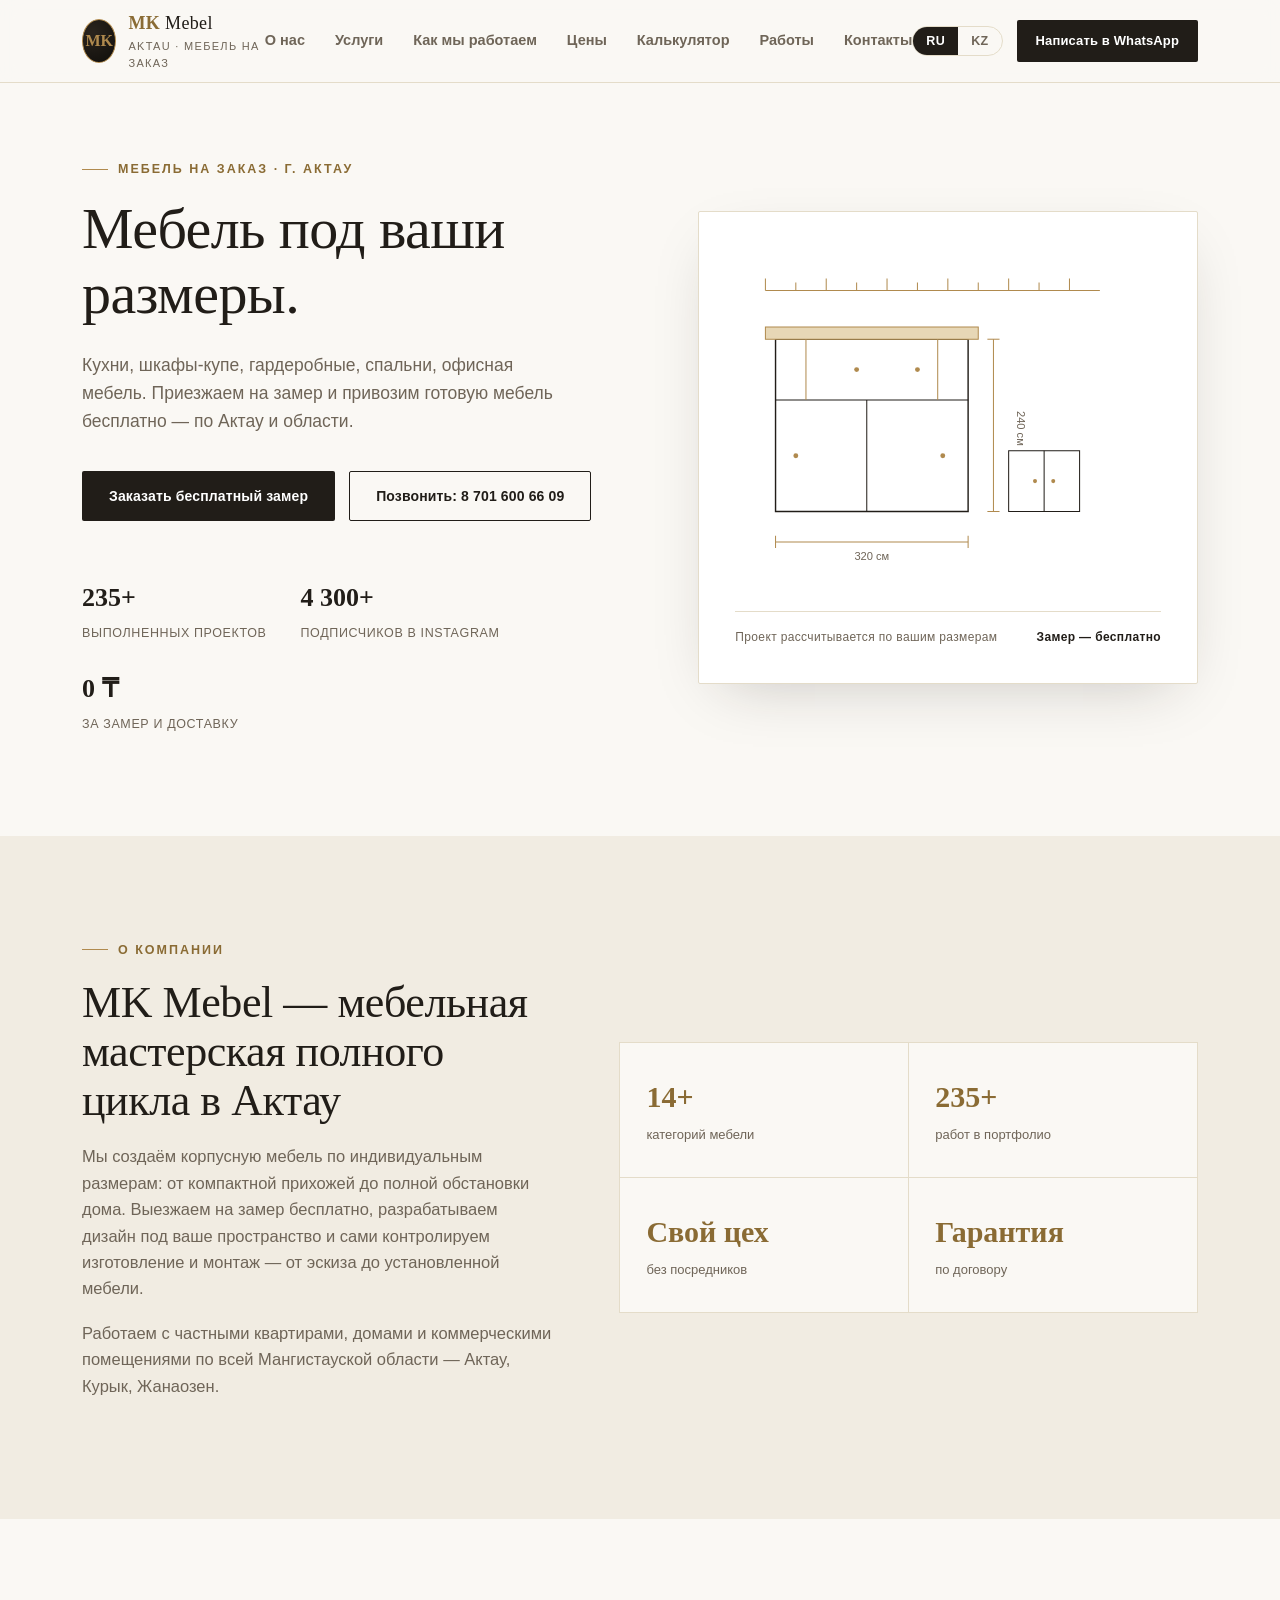
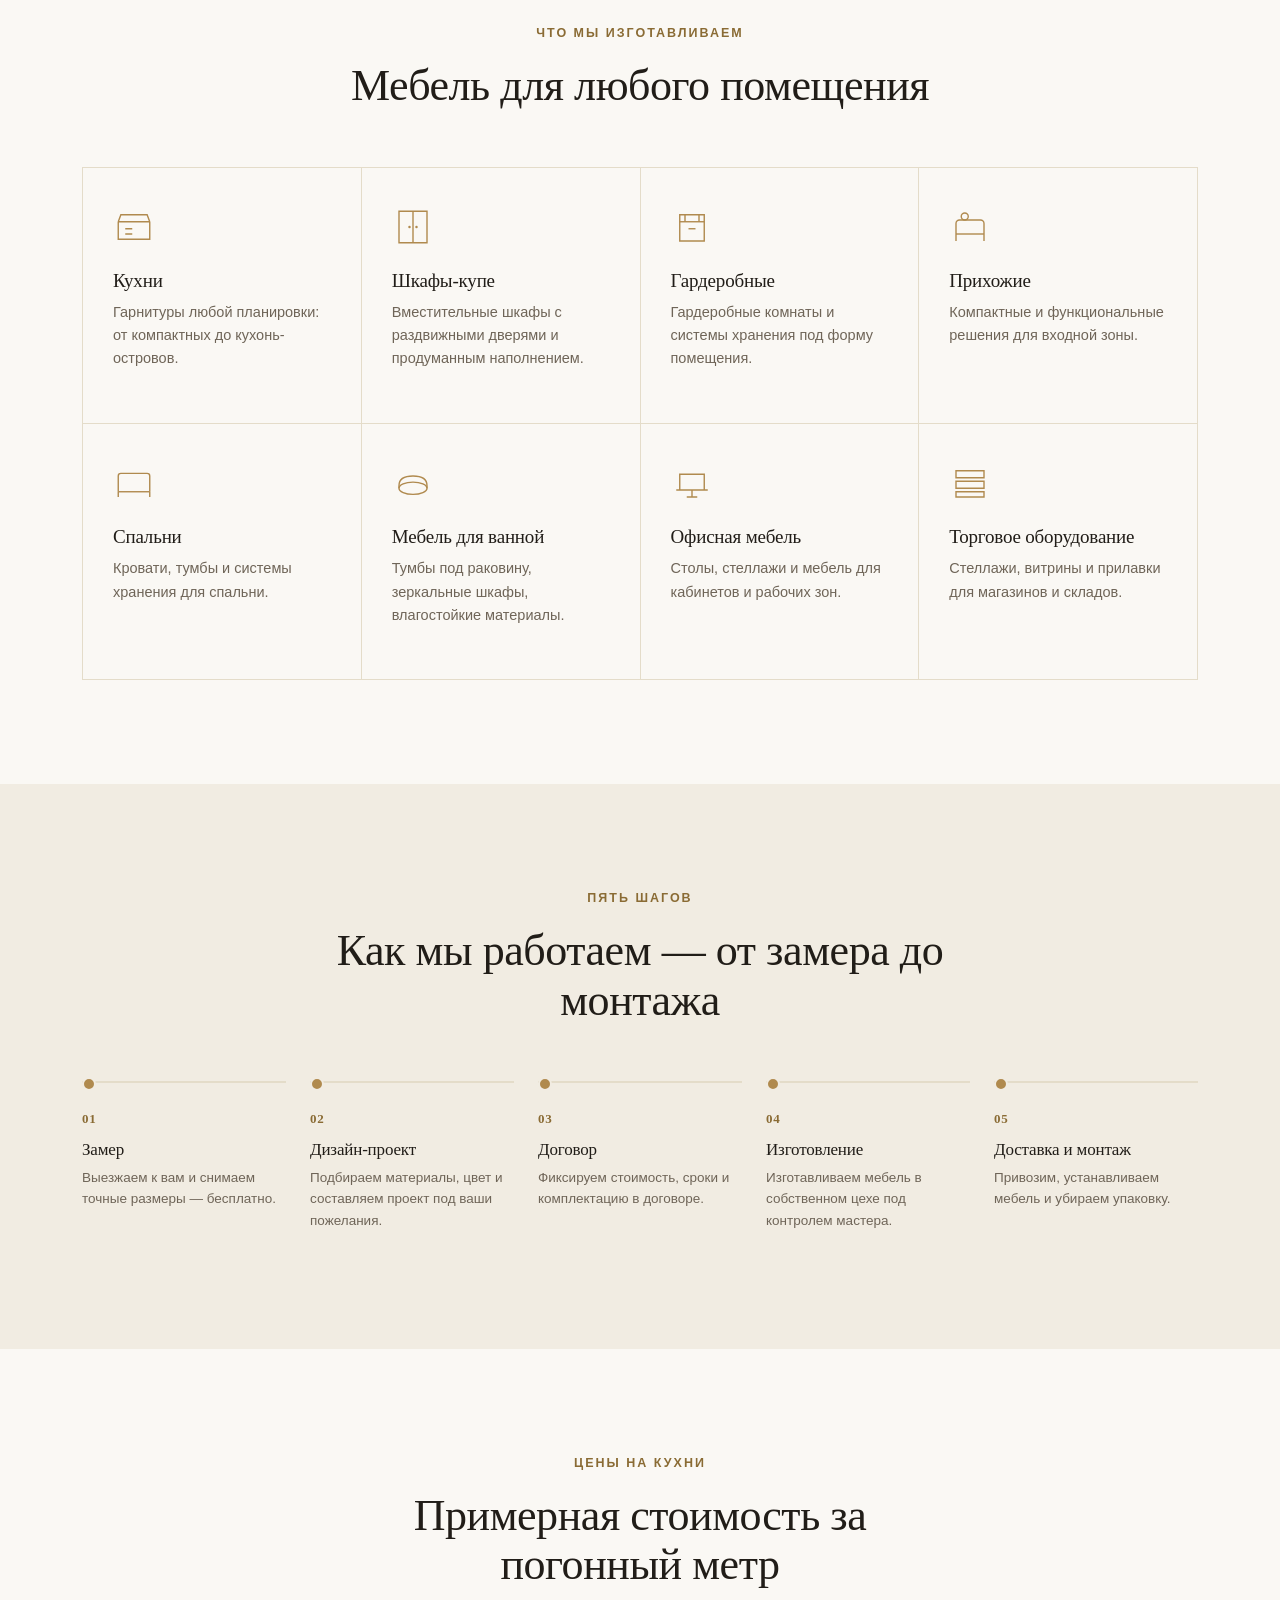
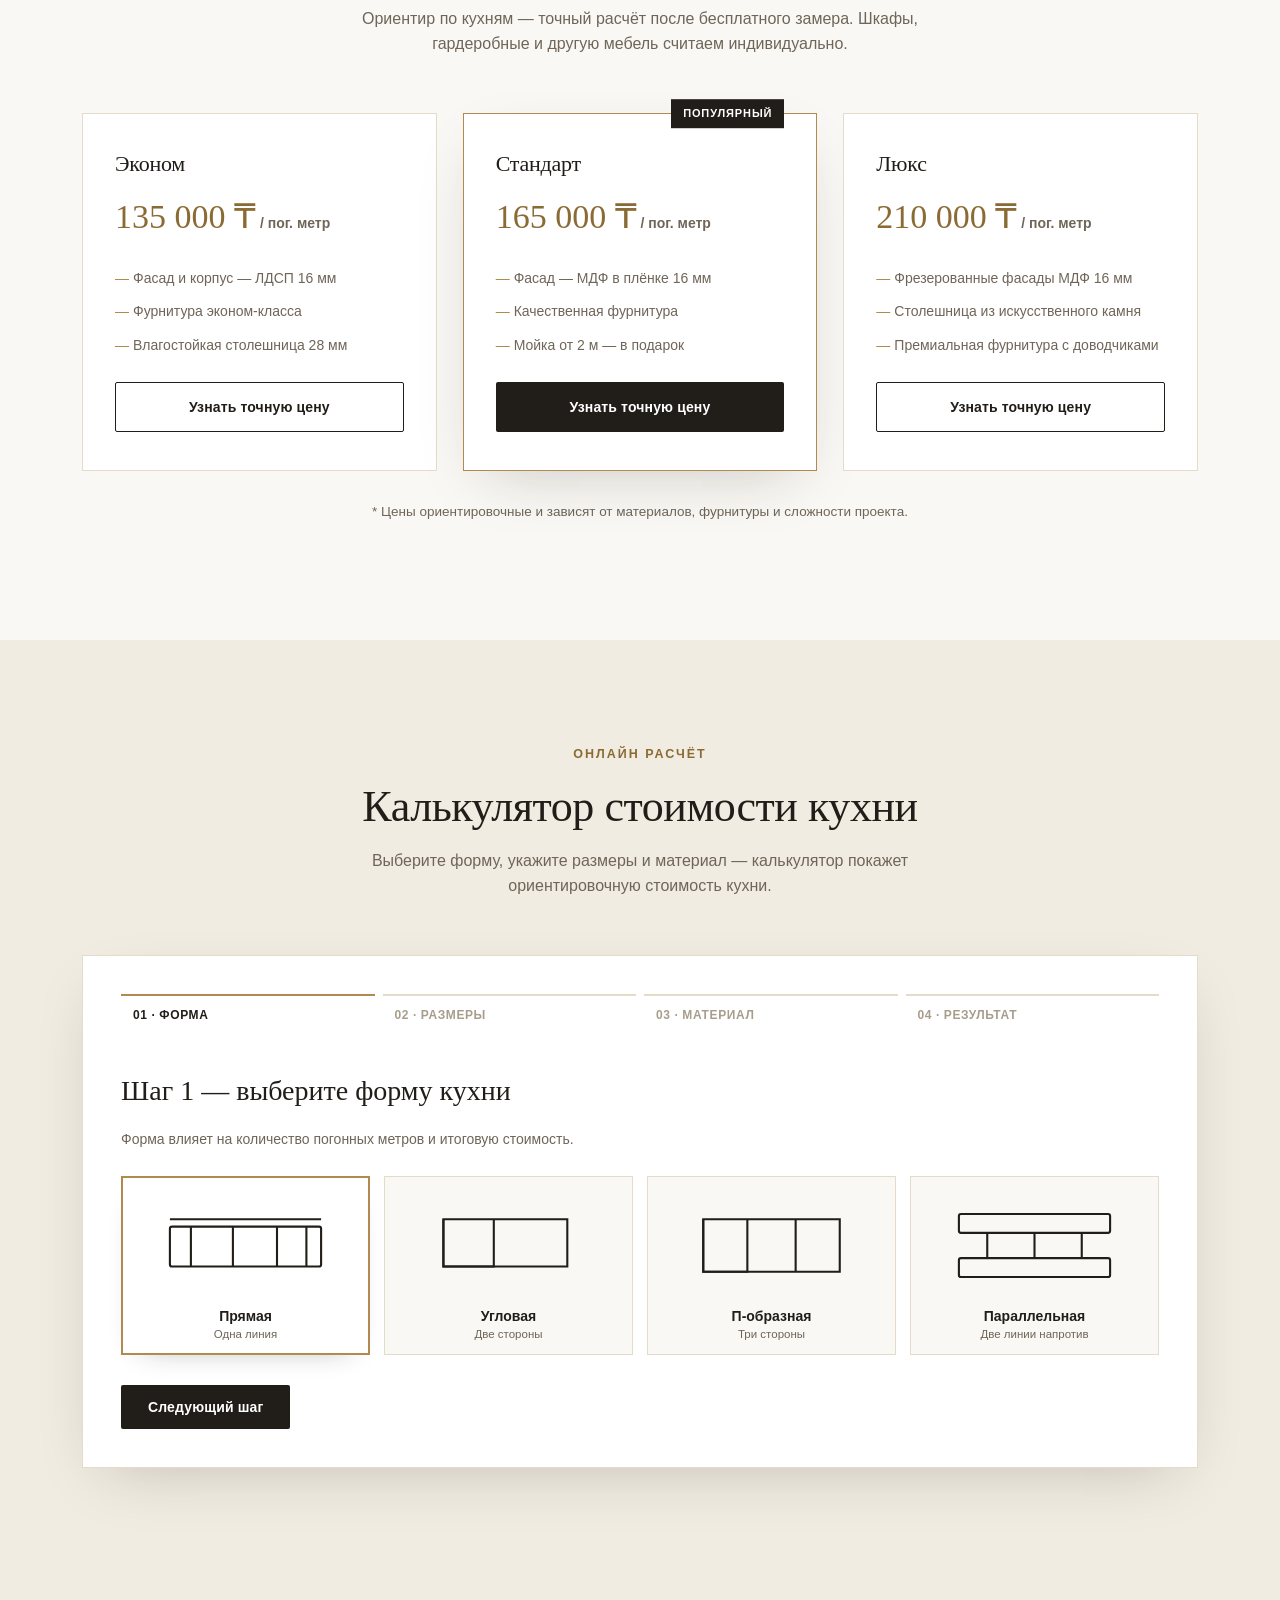
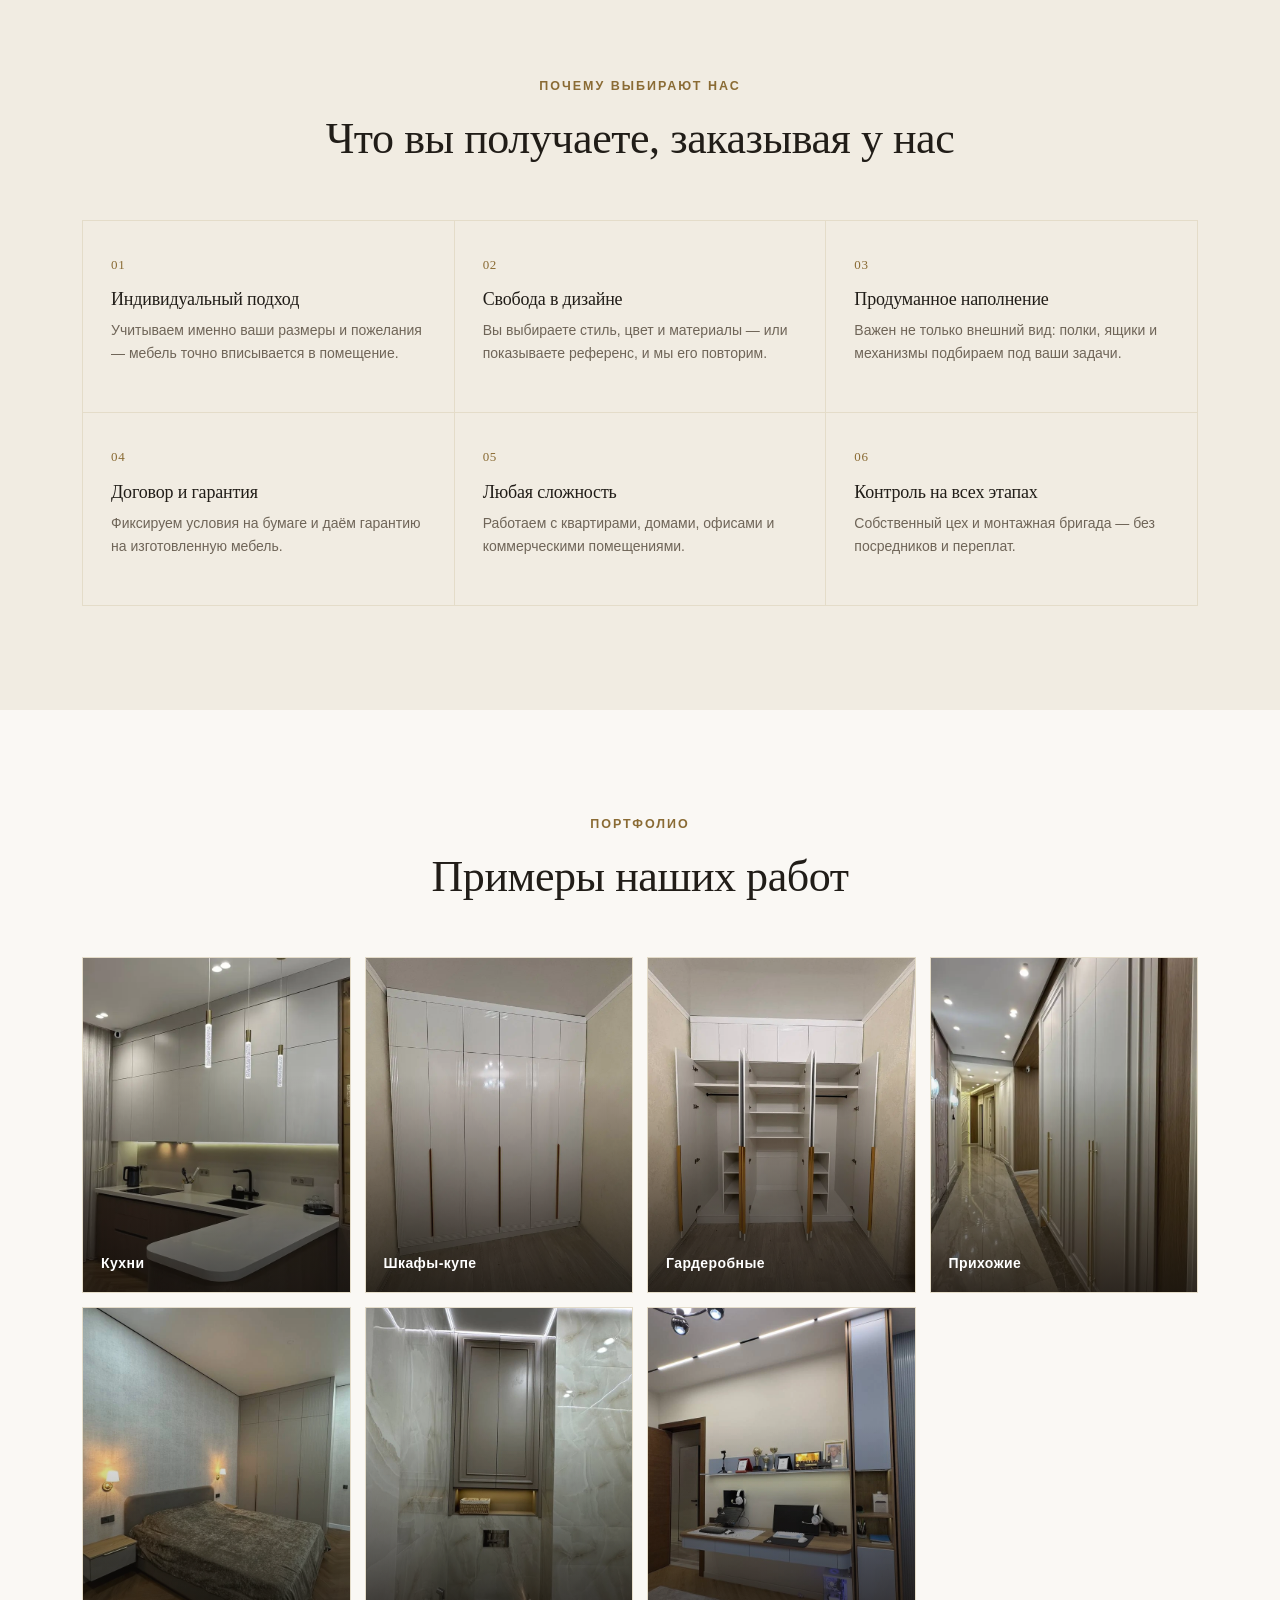
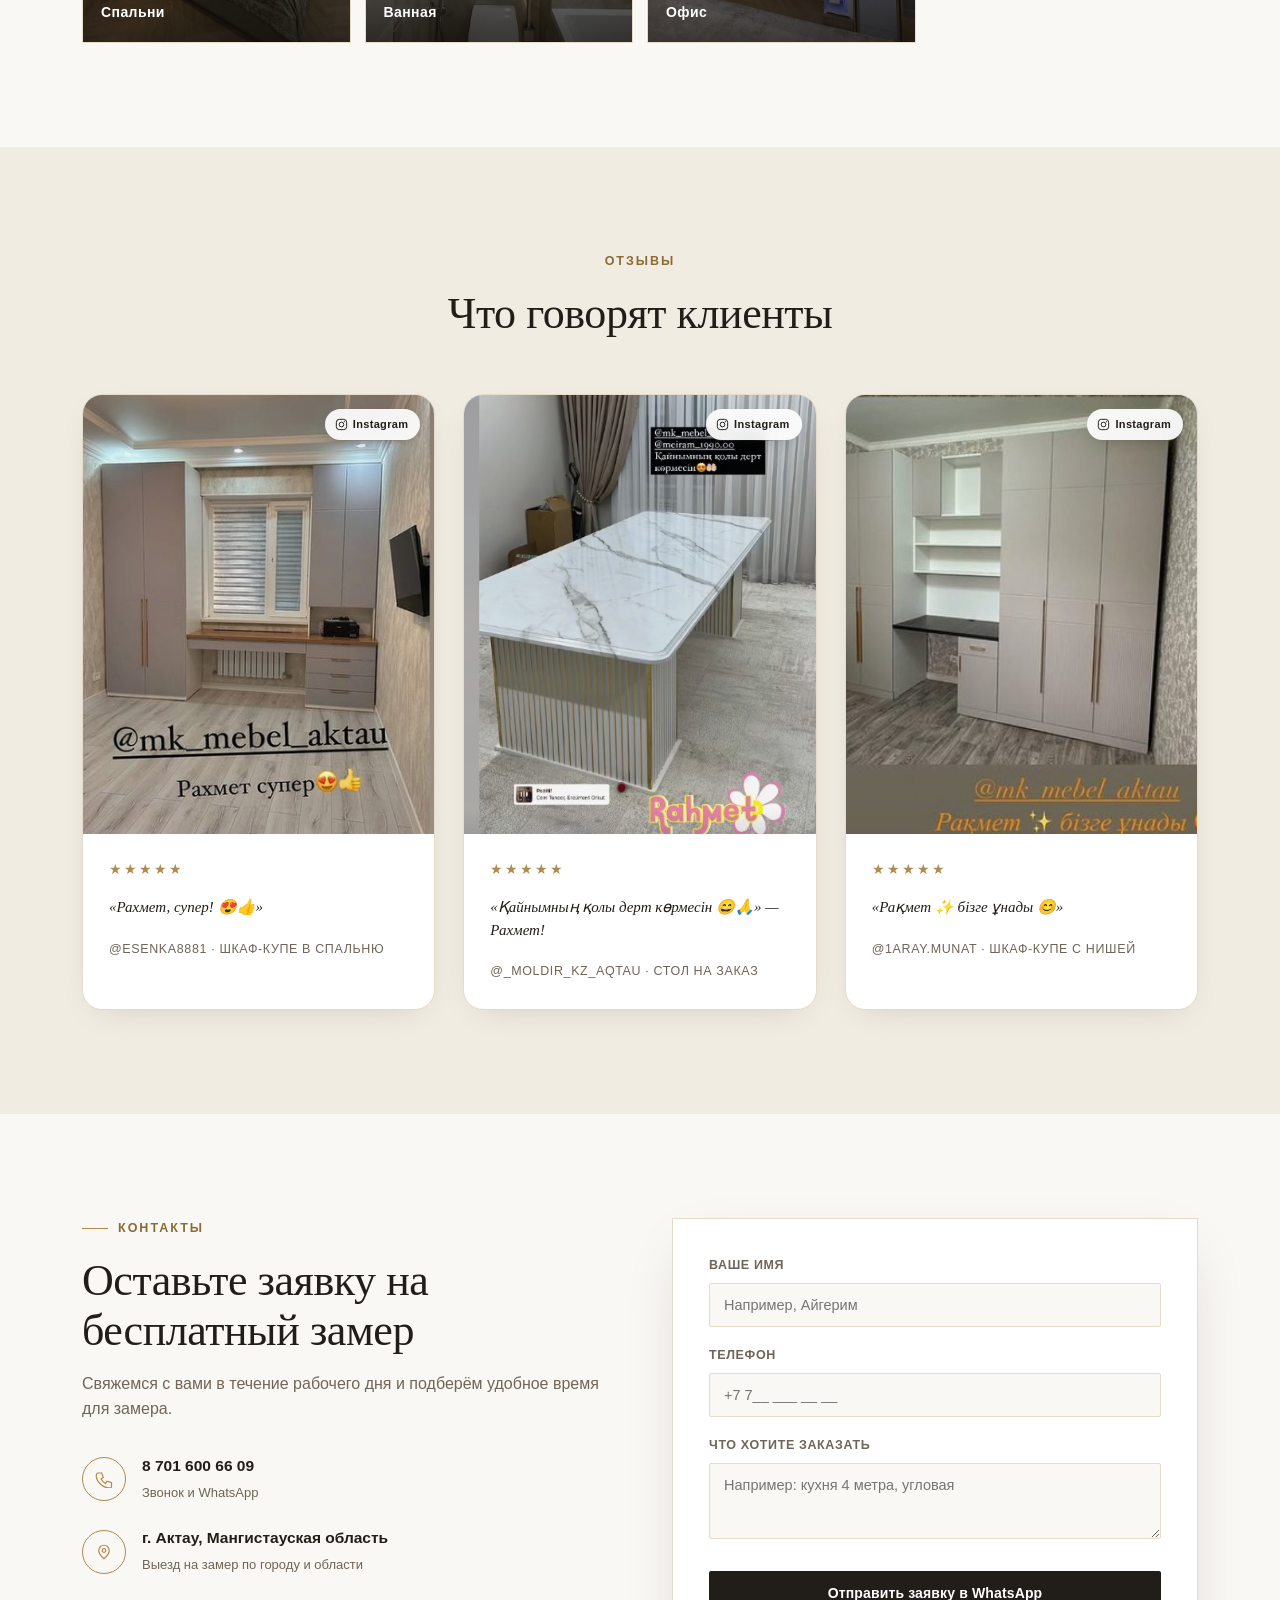
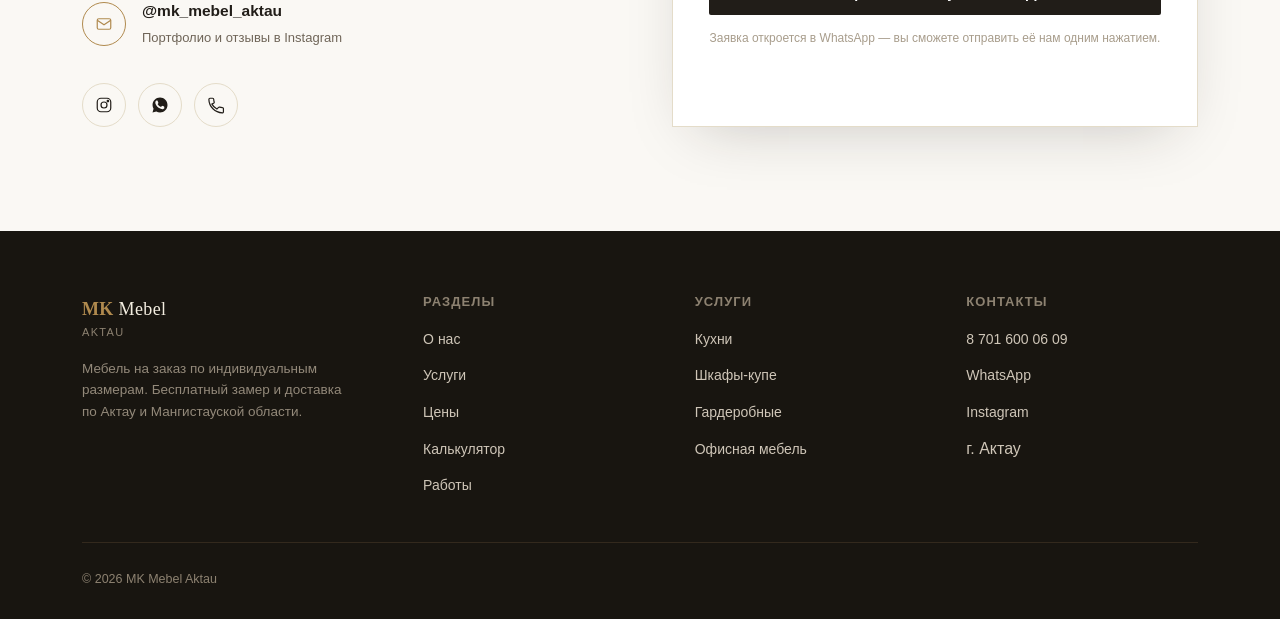
<file: index(2).html>
<!DOCTYPE html>
<html lang="ru">
<head>
<meta charset="UTF-8">
<meta name="viewport" content="width=device-width, initial-scale=1.0">
<meta http-equiv="X-UA-Compatible" content="IE=edge">
<meta name="referrer" content="strict-origin-when-cross-origin">
<meta http-equiv="Content-Security-Policy" content="default-src 'self'; script-src 'self' 'unsafe-inline'; style-src 'self' 'unsafe-inline' https://fonts.googleapis.com; font-src https://fonts.gstatic.com; img-src 'self' data:; connect-src 'self'; frame-ancestors 'none'; base-uri 'self'; form-action 'self'; object-src 'none'; upgrade-insecure-requests;">
<meta http-equiv="X-Content-Type-Options" content="nosniff">
<meta http-equiv="X-Frame-Options" content="DENY">
<meta name="color-scheme" content="light only">
<meta name="robots" content="index, follow">
<title>MK Mebel Aktau — мебель на заказ в Актау</title>
<meta name="description" content="MK Mebel Aktau — корпусная мебель на заказ по индивидуальным размерам. Кухни, шкафы-купе, гардеробные, мебель для спальни и офиса. Бесплатный замер и доставка по Актау.">
<link rel="preconnect" href="https://fonts.googleapis.com">
<link rel="preconnect" href="https://fonts.gstatic.com" crossorigin>
<link href="https://fonts.googleapis.com/css2?family=Fraunces:ital,opsz,wght@0,9..144,300;0,9..144,400;0,9..144,500;0,9..144,600;1,9..144,400;1,9..144,500&family=Manrope:wght@400;500;600;700;800&display=swap" rel="stylesheet">
<style>
  html{color-scheme: light only;}
  :root{
    --bg:#faf8f4;
    --bg-soft:#f1ece2;
    --bg-soft2:#eae2d2;
    --ink:#211d18;
    --ink-soft:#6f6558;
    --ink-faint:#a89d8c;
    --gold:#b08a4e;
    --gold-deep:#8a6b34;
    --gold-pale:#e7d7b6;
    --white:#ffffff;
    --line:#e4dcc9;
    --shadow: 0 20px 60px -25px rgba(33,29,24,0.25);
    --radius: 2px;
  }
  *{box-sizing:border-box;}
  html{scroll-behavior:smooth;}
  body{
    margin:0;
    background:var(--bg);
    color:var(--ink);
    font-family:'Manrope',sans-serif;
    font-size:16px;
    line-height:1.6;
    -webkit-font-smoothing:antialiased;
  }
  h1,h2,h3,h4{
    font-family:'Fraunces',serif;
    font-weight:500;
    line-height:1.12;
    margin:0;
    letter-spacing:-0.01em;
  }
  a{color:inherit; text-decoration:none;}
  ul{list-style:none;margin:0;padding:0;}
  img{max-width:100%; display:block;}
  button{font-family:inherit; cursor:pointer;}
  .wrap{max-width:1180px; margin:0 auto; padding:0 32px;}
  @media(max-width:640px){.wrap{padding:0 20px;}}

  .eyebrow{
    display:flex; align-items:center; gap:10px;
    font-size:12.5px; font-weight:700; letter-spacing:0.16em; text-transform:uppercase;
    color:var(--gold-deep); margin-bottom:18px;
  }
  .eyebrow::before{
    content:""; display:block; width:26px; height:1px; background:var(--gold);
  }

  /* ---- ruler / measurement motif ---- */
  .ruler{
    display:flex; align-items:flex-end; gap:0; height:14px; width:100%; max-width:220px;
    opacity:0.9;
  }
  .ruler span{flex:1; border-left:1px solid var(--gold); height:6px;}
  .ruler span:nth-child(4n+1){height:14px;}
  
  .section-title{
    font-size:clamp(28px,4vw,44px);
    max-width:640px;
  }
  .section-sub{
    color:var(--ink-soft); max-width:560px; margin-top:16px; font-size:16px;
  }
  .section-head{margin-bottom:56px;}
  .section-head.center{margin-left:auto;margin-right:auto;text-align:center;}
  .section-head.center .section-title{margin-left:auto;margin-right:auto;}
  .section-head.center .section-sub{margin-left:auto;margin-right:auto;}
  .section-head.center .eyebrow{justify-content:center;}
  .section-head.center .eyebrow::before{display:none;}

  section{padding:104px 0;}
  @media(max-width:780px){section{padding:72px 0;}}
  @media(max-width:480px){section{padding:52px 0;}}
  .soft{background:var(--bg-soft);}
  @media(max-width:480px){
    .service-card{padding:28px 22px;}
    .adv-card{padding:26px 22px;}
    .price-card{padding:28px 22px;}
    .price-tag{right:22px;}
    .rev-body{padding:22px 20px 24px;}
    form.card{padding:28px 22px;}
    .hero-art-caption{flex-wrap:wrap; gap:8px;}
  }

  /* ---------- HEADER ---------- */
  header{
    position:sticky; top:0; z-index:100;
    background:rgba(250,248,244,0.86);
    backdrop-filter:blur(10px);
    border-bottom:1px solid var(--line);
  }
  .nav{
    display:flex; align-items:center; justify-content:space-between;
    height:82px;
  }
  .brand{display:flex; align-items:center; gap:12px;}
  .brand-mark{
    width:44px; height:44px; border-radius:50%;
    background:radial-gradient(circle at 30% 30%, #2a241d, #100e0b);
    border:1px solid var(--gold);
    display:flex; align-items:center; justify-content:center;
    font-family:'Fraunces',serif; color:var(--gold); font-weight:600; font-size:16px;
  }
  .brand-name{font-family:'Fraunces',serif; font-size:18px; letter-spacing:0.02em;}
  .brand-name b{color:var(--gold-deep); font-weight:600;}
  .brand-sub{font-size:11px; letter-spacing:0.12em; text-transform:uppercase; color:var(--ink-soft);}

  nav.links{display:flex; align-items:center; gap:30px; flex-shrink:0;}
  nav.links a{
    font-size:14.5px; font-weight:600; color:var(--ink-soft);
    position:relative; padding:8px 0; white-space:nowrap;
    display:flex; align-items:center;
  }
  nav.links a:hover{color:var(--ink);}

  .nav-right{display:flex; align-items:center; gap:14px; flex-shrink:0;}
  .lang-switch{
    display:flex; border:1px solid var(--line); border-radius:20px; overflow:hidden;
  }
  .lang-switch button{
    border:none; background:transparent; padding:7px 13px; font-size:12.5px; font-weight:700;
    color:var(--ink-soft); letter-spacing:0.03em;
  }
  .lang-switch button.active{background:var(--ink); color:var(--white);}

  .btn{
    display:inline-flex; align-items:center; justify-content:center; gap:8px;
    padding:13px 26px; font-size:14px; font-weight:700; letter-spacing:0.01em;
    border-radius:2px; border:1px solid transparent; white-space:nowrap;
  }
  .btn-gold{background:var(--ink); color:var(--white);}
  .btn-gold:hover{background:#000;}
  .btn-outline{border-color:var(--ink); color:var(--ink);}
  .btn-outline:hover{background:var(--ink); color:var(--white);}
  .btn-sm{padding:10px 18px; font-size:13px;}

  .burger{display:none; flex-direction:column; gap:5px; background:none; border:none; padding:6px; z-index:210; position:relative;}
  .burger span{width:22px; height:2px; background:var(--ink); transition:transform .25s ease, opacity .25s ease;}
  @media(max-width:1140px){
    nav.links{display:none;}
    .burger{display:flex;}
  }
  @media(max-width:640px){
    .nav-right > a.btn{display:none;}
  }
  @media(max-width:480px){
    .brand-sub{display:none;}
    .nav{height:70px;}
    .brand-mark{width:38px; height:38px; font-size:14px;}
  }

  /* ---------- MOBILE MENU ---------- */
  .mobile-menu{
    position:fixed; inset:0; z-index:200; background:var(--bg);
    display:flex; flex-direction:column; padding:26px 24px 30px;
    transform:translateX(100%); transition:transform .35s ease;
    overflow-y:auto;
  }
  .mobile-menu.open{transform:translateX(0);}
  .mobile-menu-top{display:flex; align-items:center; justify-content:space-between; margin-bottom:36px;}
  .mobile-close{background:none; border:none; font-size:34px; line-height:1; color:var(--ink); padding:4px 8px;}
  .mobile-links{display:flex; flex-direction:column;}
  .mobile-links a{
    font-family:'Fraunces',serif; font-size:24px; font-weight:500; padding:16px 0;
    border-bottom:1px solid var(--line); color:var(--ink);
  }
  .mobile-menu-bottom{margin-top:auto; display:flex; flex-direction:column; gap:14px; padding-top:30px;}
  .mobile-menu-bottom .lang-switch{align-self:flex-start;}
  .mobile-menu-bottom .btn{width:100%;}
  .mobile-phone{font-family:'Fraunces',serif; font-size:20px; color:var(--gold-deep); margin-top:4px;}
  body.menu-open{overflow:hidden;}

  /* ---------- HERO ---------- */
  .hero{
    padding:76px 0 100px;
    overflow:hidden;
  }
  .hero .wrap{
    display:grid; grid-template-columns:1.05fr 0.95fr; gap:64px; align-items:center;
  }
  @media(max-width:960px){
    .hero .wrap{grid-template-columns:1fr;}
  }
  .hero h1{font-size:clamp(34px,5.2vw,58px); max-width:620px;}
  .hero h1 em{font-style:italic; color:var(--gold-deep);}
  .hero-sub{margin-top:24px; font-size:17.5px; color:var(--ink-soft); max-width:480px;}
  .hero-cta{display:flex; flex-wrap:wrap; gap:14px; margin-top:36px;}
  .trust-row{display:flex; gap:34px; margin-top:56px; flex-wrap:wrap; row-gap:24px;}
  @media(max-width:480px){
    .hero{padding:44px 0 64px;}
    .hero-cta{flex-direction:column;}
    .hero-cta .btn{width:100%;}
    .trust-row{gap:22px;}
    .hero-art{padding:22px;}
  }
  .trust-item b{display:block; font-family:'Fraunces',serif; font-size:26px; color:var(--ink);}
  .trust-item span{font-size:12.5px; color:var(--ink-soft); text-transform:uppercase; letter-spacing:0.05em;}

  .hero-art{
    position:relative; background:var(--white); border:1px solid var(--line);
    border-radius:2px; padding:36px; box-shadow:var(--shadow);
  }
  .hero-art svg{width:100%; height:auto; display:block;}
  .hero-art-caption{
    display:flex; justify-content:space-between; margin-top:18px; padding-top:16px;
    border-top:1px solid var(--line); font-size:12px; color:var(--ink-soft); letter-spacing:0.03em;
  }
  .hero-art-caption b{color:var(--ink);}

  /* ---------- ABOUT ---------- */
  .about-grid{display:grid; grid-template-columns:0.9fr 1.1fr; gap:64px; align-items:center;}
  @media(max-width:860px){.about-grid{grid-template-columns:1fr;}}
  .about-text p{color:var(--ink-soft); font-size:16.5px; margin-top:18px;}
  .about-figures{display:grid; grid-template-columns:1fr 1fr; gap:1px; background:var(--line); border:1px solid var(--line);}
  .about-figure{background:var(--bg); padding:30px 26px;}
  .about-figure b{display:block; font-family:'Fraunces',serif; font-size:30px; color:var(--gold-deep);}
  .about-figure span{font-size:13px; color:var(--ink-soft);}

  /* ---------- SERVICES ---------- */
  .services-grid{display:grid; grid-template-columns:repeat(4,1fr); gap:1px; background:var(--line); border:1px solid var(--line);}
  @media(max-width:900px){.services-grid{grid-template-columns:repeat(2,1fr);}}
  @media(max-width:520px){.services-grid{grid-template-columns:1fr;}}
  .service-card{
    background:var(--bg); padding:38px 30px; transition:background .25s ease;
  }
  .service-card:hover{background:var(--white);}
  .service-icon{width:42px; height:42px; margin-bottom:22px;}
  .service-icon svg{width:100%; height:100%;}
  .service-card h3{font-size:19px; font-weight:500;}
  .service-card p{font-size:14.5px; color:var(--ink-soft); margin-top:10px;}

  /* ---------- PROCESS ---------- */
  .process-line{
    display:grid; grid-template-columns:repeat(5,1fr); position:relative; margin-top:20px; gap:24px;
  }
  @media(max-width:900px){.process-line{grid-template-columns:repeat(2,1fr);}}
  @media(max-width:520px){.process-line{grid-template-columns:1fr;}}
  .process-step{position:relative; padding-top:28px;}
  .process-step::before{
    content:""; position:absolute; top:0; left:0; width:100%; height:2px; background:var(--line);
  }
  .process-step::after{
    content:""; position:absolute; top:-4px; left:0; width:10px; height:10px; border-radius:50%;
    background:var(--gold); border:2px solid var(--bg-soft);
  }
  .process-step .num{
    font-family:'Fraunces',serif; font-size:13px; color:var(--gold-deep); font-weight:600; letter-spacing:0.05em;
  }
  .process-step h4{font-size:17px; margin-top:10px; font-weight:500;}
  .process-step p{font-size:13.5px; color:var(--ink-soft); margin-top:8px;}

  /* ---------- PRICING ---------- */
  .price-grid{display:grid; grid-template-columns:repeat(3,1fr); gap:26px;}
  @media(max-width:860px){.price-grid{grid-template-columns:1fr;}}
  .price-card{
    background:var(--white); border:1px solid var(--line); padding:38px 32px; position:relative;
  }
  .price-card.featured{border-color:var(--gold); box-shadow:var(--shadow);}
  .price-tag{
    position:absolute; top:0; right:32px; transform:translateY(-50%);
    background:var(--ink); color:var(--white); font-size:11px; font-weight:700; letter-spacing:0.08em;
    text-transform:uppercase; padding:6px 12px;
  }
  .price-card h3{font-size:22px;}
  .price-value{font-family:'Fraunces',serif; font-size:34px; color:var(--gold-deep); margin-top:14px;}
  .price-value span{font-size:14px; color:var(--ink-soft); font-family:'Manrope',sans-serif; font-weight:600;}
  .price-list{margin-top:22px; display:flex; flex-direction:column; gap:11px;}
  .price-list li{font-size:14px; color:var(--ink-soft); padding-left:18px; position:relative;}
  .price-list li::before{content:"—"; position:absolute; left:0; color:var(--gold);}
  .price-card .btn{margin-top:26px; width:100%;}
  .price-note{margin-top:30px; font-size:13.5px; color:var(--ink-soft); text-align:center;}

  /* ---------- ADVANTAGES ---------- */
  .adv-grid{display:grid; grid-template-columns:repeat(3,1fr); gap:1px; background:var(--line); border:1px solid var(--line);}
  @media(max-width:860px){.adv-grid{grid-template-columns:repeat(2,1fr);}}
  @media(max-width:560px){.adv-grid{grid-template-columns:1fr;}}
  .adv-card{background:var(--bg-soft); padding:34px 28px;}
  .adv-num{font-family:'Fraunces',serif; font-size:13px; color:var(--gold-deep); letter-spacing:0.05em;}
  .adv-card h3{font-size:18px; margin-top:14px; font-weight:500;}
  .adv-card p{font-size:14px; color:var(--ink-soft); margin-top:10px;}

  /* ---------- PORTFOLIO ---------- */
  .portfolio-grid{display:grid; grid-template-columns:repeat(4,1fr); gap:14px;}
  @media(max-width:860px){.portfolio-grid{grid-template-columns:repeat(2,1fr);}}
  .p-tile{
    position:relative; aspect-ratio:4/5; overflow:hidden; border:1px solid var(--line);
    display:flex; align-items:flex-end; padding:18px; cursor:pointer;
    transition:transform .35s cubic-bezier(.22,1,.36,1), box-shadow .35s ease, border-color .35s ease;
  }
  .p-tile:hover{
    transform:scale(1.035); z-index:5; border-color:var(--gold-pale);
    box-shadow:0 24px 45px -24px rgba(33,29,24,0.45);
  }
  .p-tile span{position:relative; z-index:3; color:var(--white); font-size:14px; font-weight:700; letter-spacing:0.03em;}
  .p-tile::before{content:""; position:absolute; inset:0; z-index:1; background:linear-gradient(180deg, transparent 35%, rgba(20,17,13,0.78)); pointer-events:none;}
  .p-tile .swatch{
    position:absolute; inset:0; z-index:0; background-size:cover; background-position:center;
    transition:transform .55s cubic-bezier(.22,1,.36,1);
  }
  .p-tile:hover .swatch{transform:scale(1.045);}
  .p-arrow{
    position:absolute; top:50%; z-index:4; transform:translateY(-50%);
    width:38px; height:38px; border:1px solid rgba(255,255,255,.7); border-radius:50%;
    background:rgba(20,17,13,.52); color:var(--white); display:flex; align-items:center;
    justify-content:center; opacity:0; pointer-events:none; transition:opacity .25s ease, background .25s ease;
    backdrop-filter:blur(5px); -webkit-backdrop-filter:blur(5px);
  }
  .p-arrow:hover{background:rgba(20,17,13,.82);}
  .p-arrow.prev{left:12px;}
  .p-arrow.next{right:12px;}
  .p-tile:hover .p-arrow{opacity:1; pointer-events:auto;}
  .p-arrow:focus-visible{opacity:1; outline:2px solid var(--white); outline-offset:2px;}
  .p-arrow svg{width:18px; height:18px; display:block;}
  @media(max-width:640px){
    .p-tile{transform:none !important;}
    .p-arrow{opacity:1; pointer-events:auto; width:34px; height:34px;}
  }
  .p-note{
    margin-top:30px; padding:18px 22px; border:1px dashed var(--gold); background:var(--bg-soft);
    font-size:13.5px; color:var(--ink-soft); display:flex; gap:12px; align-items:flex-start;
  }
  .p-note b{color:var(--ink);}

  /* ---------- TESTIMONIALS ---------- */
  .rev-grid{display:grid; grid-template-columns:repeat(3,1fr); gap:28px;}
  @media(max-width:860px){.rev-grid{grid-template-columns:1fr; max-width:420px; margin-left:auto; margin-right:auto;}}
  .rev-card{
    display:block; background:var(--white); border:1px solid var(--line); border-radius:20px;
    overflow:hidden; text-decoration:none; color:inherit;
    box-shadow:0 10px 34px -20px rgba(33,29,24,0.25);
    transition:transform .5s cubic-bezier(.22,1,.36,1), box-shadow .5s cubic-bezier(.22,1,.36,1), border-color .5s ease;
  }
  .rev-card:hover{transform:translateY(-8px); box-shadow:0 34px 60px -22px rgba(33,29,24,0.32); border-color:var(--gold-pale);}
  .rev-photo{position:relative; aspect-ratio:4/5; overflow:hidden; background:var(--bg-soft);}
  .rev-photo img{width:100%; height:100%; object-fit:cover; display:block; transition:transform .8s cubic-bezier(.22,1,.36,1);}
  .rev-card:hover .rev-photo img{transform:scale(1.06);}
  .rev-ig{
    position:absolute; top:14px; right:14px; display:inline-flex; align-items:center; gap:5px;
    background:rgba(255,255,255,0.92); backdrop-filter:blur(8px); -webkit-backdrop-filter:blur(8px);
    color:var(--ink); font-size:11px; font-weight:700; letter-spacing:0.03em; padding:7px 12px 7px 10px;
    border-radius:30px; box-shadow:0 6px 16px -8px rgba(33,29,24,0.35);
  }
  .rev-ig svg{width:13px; height:13px; display:block;}
  .rev-body{padding:24px 26px 28px;}
  .rev-stars{color:var(--gold); font-size:14px; letter-spacing:2px;}
  .rev-card p{margin-top:16px; font-size:15px; color:var(--ink); font-style:italic; font-family:'Fraunces',serif; line-height:1.5;}
  .rev-who{margin-top:20px; font-size:12.5px; color:var(--ink-soft); text-transform:uppercase; letter-spacing:0.05em;}

  /* ---------- CONTACT ---------- */
  .contact-grid{display:grid; grid-template-columns:1fr 1fr; gap:64px;}
  @media(max-width:900px){.contact-grid{grid-template-columns:1fr;}}
  .contact-list{display:flex; flex-direction:column; gap:22px; margin-top:32px;}
  .contact-row{display:flex; align-items:center; gap:16px;}
  .contact-icon{
    width:44px; height:44px; border:1px solid var(--gold); border-radius:50%;
    display:flex; align-items:center; justify-content:center; flex-shrink:0;
  }
  .contact-row b{display:block; font-size:15.5px;}
  .contact-row span{font-size:13px; color:var(--ink-soft);}
  .contact-socials{display:flex; gap:12px; margin-top:34px;}
  .soc-btn{
    width:44px; height:44px; border:1px solid var(--line); border-radius:50%;
    display:flex; align-items:center; justify-content:center;
  }
  .soc-btn:hover{border-color:var(--gold); color:var(--gold-deep);}

  form.card{
    background:var(--white); border:1px solid var(--line); padding:36px; box-shadow:var(--shadow);
  }
  .field{margin-bottom:18px;}
  .field label{display:block; font-size:12.5px; font-weight:700; text-transform:uppercase; letter-spacing:0.05em; color:var(--ink-soft); margin-bottom:8px;}
  .field input, .field textarea{
    width:100%; border:1px solid var(--line); background:var(--bg); padding:13px 14px;
    font-family:inherit; font-size:14.5px; color:var(--ink); border-radius:2px;
  }
  .field input:focus, .field textarea:focus{outline:2px solid var(--gold); outline-offset:1px;}
  form.card .btn{width:100%; margin-top:6px;}
  .form-note{font-size:12px; color:var(--ink-faint); margin-top:14px; text-align:center;}
  .hp-field{position:absolute;left:-9999px;width:1px;height:1px;overflow:hidden;opacity:0;pointer-events:none;}
  .field-error{font-size:12px;color:#b33;margin-top:6px;display:none;}
  .field-error.show{display:block;}
  .field input.invalid,.field textarea.invalid{border-color:#b33;}

  /* ---------- FOOTER ---------- */
  footer{background:#181510; color:#cfc6b8; padding:64px 0 30px;}
  .footer-top{display:grid; grid-template-columns:1.3fr 1fr 1fr 1fr; gap:40px; padding-bottom:44px; border-bottom:1px solid #33291d;}
  @media(max-width:800px){.footer-top{grid-template-columns:1fr 1fr;}}
  @media(max-width:520px){.footer-top{grid-template-columns:1fr;}}
  footer .brand-name{color:#f3ede0;}
  footer .brand-sub{color:#8d8271;}
  .footer-desc{margin-top:16px; font-size:13.5px; color:#93897a; max-width:260px;}
  .footer-col h4{font-size:13px; text-transform:uppercase; letter-spacing:0.08em; color:#8d8271; margin-bottom:16px; font-weight:700; font-family:'Manrope',sans-serif;}
  .footer-col ul{display:flex; flex-direction:column; gap:11px;}
  .footer-col a{font-size:14px; color:#cfc6b8;}
  .footer-col a:hover{color:var(--gold);}
  .footer-bottom{display:flex; justify-content:space-between; align-items:center; padding-top:26px; flex-wrap:wrap; gap:12px; font-size:12.5px; color:#8d8271;}

  .reveal{opacity:0; transform:translateY(22px); transition:opacity .7s ease, transform .7s ease;}
  .reveal.in{opacity:1; transform:translateY(0);}

  @media (prefers-reduced-motion: reduce){
    .reveal{transition:none; opacity:1; transform:none;}
    html{scroll-behavior:auto;}
  }

  /* ---------- KITCHEN COST CALCULATOR ---------- */
  .calc-section{background:var(--bg-soft);}
  .calc-shell{
    background:var(--white); border:1px solid var(--line); box-shadow:var(--shadow);
    padding:38px; position:relative; overflow:hidden;
  }
  .calc-progress{display:grid;grid-template-columns:repeat(4,1fr);gap:8px;margin-bottom:34px;}
  .calc-progress-step{padding:10px 12px;border-top:2px solid var(--line);font-size:12px;color:var(--ink-faint);font-weight:700;text-transform:uppercase;letter-spacing:.05em;}
  .calc-progress-step.active{border-color:var(--gold);color:var(--ink);}
  .calc-step{display:none;}
  .calc-step.active{display:block;animation:calcFade .3s ease;}
  @keyframes calcFade{from{opacity:0;transform:translateY(8px)}to{opacity:1;transform:none}}
  .calc-step-title{font-family:'Fraunces',serif;font-size:28px;font-weight:500;margin-bottom:8px;}
  .calc-step-sub{color:var(--ink-soft);font-size:14px;margin-bottom:26px;max-width:720px;}
  .calc-shapes{display:grid;grid-template-columns:repeat(4,1fr);gap:14px;}
  .calc-shape{
    appearance:none;width:100%;border:1px solid var(--line);background:var(--bg);
    padding:16px 12px 14px;text-align:center;color:var(--ink);transition:.2s ease;
  }
  .calc-shape:hover{border-color:var(--gold);background:var(--white);transform:translateY(-2px);}
  .calc-shape.selected{border:2px solid var(--gold);padding:15px 11px 13px;background:var(--white);box-shadow:0 12px 28px -22px rgba(33,29,24,.45);}
  .calc-shape svg{width:100%;height:105px;display:block;margin-bottom:10px;}
  .calc-shape-name{font-weight:700;font-size:14px;}
  .calc-shape-desc{display:block;font-size:11.5px;color:var(--ink-soft);margin-top:4px;}
  .calc-fields{display:grid;grid-template-columns:repeat(3,1fr);gap:16px;max-width:820px;}
  .calc-field{border:1px solid var(--line);background:var(--bg);padding:16px;}
  .calc-field label{display:block;font-size:12px;font-weight:700;text-transform:uppercase;letter-spacing:.05em;color:var(--ink-soft);margin-bottom:8px;}
  .calc-field input,.calc-field select{
    width:100%;border:1px solid var(--line);background:var(--white);padding:12px 13px;
    font:inherit;font-size:15px;color:var(--ink);border-radius:2px;
  }
  .calc-field input:focus,.calc-field select:focus{outline:2px solid var(--gold);outline-offset:1px;}
  .calc-hint{margin-top:16px;padding:14px 16px;background:var(--bg-soft);border-left:2px solid var(--gold);font-size:13px;color:var(--ink-soft);}
  .calc-materials{display:grid;grid-template-columns:repeat(3,1fr);gap:14px;}
  .calc-material{
    appearance:none;width:100%;text-align:left;border:1px solid var(--line);background:var(--bg);
    padding:20px;color:var(--ink);transition:.2s ease;
  }
  .calc-material:hover{border-color:var(--gold);}
  .calc-material.selected{border:2px solid var(--gold);padding:19px;background:var(--white);}
  .calc-material b{font-family:'Fraunces',serif;font-size:22px;font-weight:500;display:block;}
  .calc-material strong{display:block;color:var(--gold-deep);font-size:18px;margin-top:8px;}
  .calc-material span{display:block;color:var(--ink-soft);font-size:12.5px;margin-top:9px;line-height:1.5;}
  .calc-nav{display:flex;gap:12px;margin-top:30px;flex-wrap:wrap;}
  .calc-nav .btn:disabled{opacity:.4;cursor:not-allowed;}
  .calc-result-grid{display:grid;grid-template-columns:1.05fr .95fr;gap:28px;align-items:start;}
  .calc-total{
    background:var(--ink);color:var(--white);padding:30px;
  }
  .calc-total-label{font-size:12px;text-transform:uppercase;letter-spacing:.08em;color:#cfc6b8;}
  .calc-total-value{font-family:'Fraunces',serif;font-size:clamp(38px,5vw,58px);line-height:1.05;color:var(--gold-pale);margin-top:10px;}
  .calc-total-note{font-size:12px;color:#aaa091;margin-top:12px;}
  .calc-breakdown{border:1px solid var(--line);padding:24px;background:var(--bg);}
  .calc-breakdown h4{font-family:'Fraunces',serif;font-size:21px;margin-bottom:15px;}
  .calc-row{display:flex;justify-content:space-between;gap:20px;padding:11px 0;border-bottom:1px solid var(--line);font-size:13.5px;}
  .calc-row:last-child{border-bottom:0;}
  .calc-row span{color:var(--ink-soft);}
  .calc-row b{font-weight:700;text-align:right;}
  .calc-result-actions{margin-top:18px;display:flex;gap:12px;flex-wrap:wrap;}
  .calc-result-actions .btn{flex:1;min-width:190px;}
  .calc-compare{margin-top:26px;}
  .calc-compare-title{font-size:13px;font-weight:700;color:var(--ink-soft);margin-bottom:10px;}
  .calc-bar-row{display:grid;grid-template-columns:90px 1fr 95px;align-items:center;gap:10px;margin:8px 0;font-size:12px;}
  .calc-bar{height:8px;background:var(--line);overflow:hidden;}
  .calc-bar i{display:block;height:100%;background:var(--gold);transition:width .35s ease;}
  .calc-bar-row b{text-align:right;font-size:12px;}
  .calc-error{font-size:12px;color:#a33;margin-top:8px;min-height:18px;}
  @media(max-width:900px){
    .calc-shapes{grid-template-columns:repeat(2,1fr);}
    .calc-result-grid{grid-template-columns:1fr;}
  }
  @media(max-width:680px){
    .calc-shell{padding:22px 18px;}
    .calc-progress{grid-template-columns:repeat(2,1fr);}
    .calc-fields,.calc-materials{grid-template-columns:1fr;}
    .calc-shapes{grid-template-columns:1fr 1fr;gap:9px;}
    .calc-shape svg{height:85px;}
    .calc-bar-row{grid-template-columns:75px 1fr 82px;}
  }
  @media(max-width:420px){
    .calc-shapes{grid-template-columns:1fr;}
    .calc-progress-step{font-size:10px;}
  }

</style>
</head>
<body>

<!-- ================= HEADER ================= -->
<header>
  <div class="wrap nav">
    <a href="#top" class="brand">
      <div class="brand-mark">MK</div>
      <div>
        <div class="brand-name"><b>MK</b> Mebel</div>
        <div class="brand-sub i18n" data-ru="Аktau · мебель на заказ" data-kz="Ақтау · тапсырыс жиһаз">Аktau · мебель на заказ</div>
      </div>
    </a>
    <nav class="links">
      <a href="#about" class="i18n" data-ru="О нас" data-kz="Біз туралы">О нас</a>
      <a href="#services" class="i18n" data-ru="Услуги" data-kz="Қызметтер">Услуги</a>
      <a href="#process" class="i18n" data-ru="Как мы работаем" data-kz="Жұмыс тәртібі">Как мы работаем</a>
      <a href="#pricing" class="i18n" data-ru="Цены" data-kz="Бағалар">Цены</a>
      <a href="#calculator" class="i18n" data-ru="Калькулятор" data-kz="Калькулятор">Калькулятор</a>
      <a href="#portfolio" class="i18n" data-ru="Работы" data-kz="Жұмыстар">Работы</a>
      <a href="#contact" class="i18n" data-ru="Контакты" data-kz="Байланыс">Контакты</a>
    </nav>
    <div class="nav-right">
      <div class="lang-switch">
        <button data-lang="ru" class="active">RU</button>
        <button data-lang="kz">KZ</button>
      </div>
      <a class="btn btn-gold btn-sm" target="_blank" rel="noopener noreferrer" href="https://wa.me/77016006609?text=%D0%97%D0%B4%D1%80%D0%B0%D0%B2%D1%81%D1%82%D0%B2%D1%83%D0%B9%D1%82%D0%B5!%20%D0%A5%D0%BE%D1%87%D1%83%20%D0%B7%D0%B0%D0%BA%D0%B0%D0%B7%D0%B0%D1%82%D1%8C%20%D0%B7%D0%B0%D0%BC%D0%B5%D1%80%20%D0%BC%D0%B5%D0%B1%D0%B5%D0%BB%D0%B8.">
        <span class="i18n" data-ru="Написать в WhatsApp" data-kz="WhatsApp-қа жазу">Написать в WhatsApp</span>
      </a>
      <button class="burger" aria-label="menu"><span></span><span></span><span></span></button>
    </div>
  </div>
</header>

<div class="mobile-menu" id="mobileMenu">
  <div class="mobile-menu-top">
    <div class="brand">
      <div class="brand-mark">MK</div>
      <div class="brand-name"><b>MK</b> Mebel</div>
    </div>
    <button class="mobile-close" id="mobileClose" aria-label="close">&times;</button>
  </div>
  <nav class="mobile-links">
    <a href="#about" class="i18n" data-ru="О нас" data-kz="Біз туралы">О нас</a>
    <a href="#services" class="i18n" data-ru="Услуги" data-kz="Қызметтер">Услуги</a>
    <a href="#process" class="i18n" data-ru="Как мы работаем" data-kz="Жұмыс тәртібі">Как мы работаем</a>
    <a href="#pricing" class="i18n" data-ru="Цены" data-kz="Бағалар">Цены</a>
    <a href="#portfolio" class="i18n" data-ru="Работы" data-kz="Жұмыстар">Работы</a>
    <a href="#contact" class="i18n" data-ru="Контакты" data-kz="Байланыс">Контакты</a>
  </nav>
  <div class="mobile-menu-bottom">
    <div class="lang-switch">
      <button data-lang="ru" class="active">RU</button>
      <button data-lang="kz">KZ</button>
    </div>
    <div class="mobile-phone">8 701 600 06 09</div>
    <a class="btn btn-gold" target="_blank" rel="noopener noreferrer" href="https://wa.me/77016006609?text=%D0%97%D0%B4%D1%80%D0%B0%D0%B2%D1%81%D1%82%D0%B2%D1%83%D0%B9%D1%82%D0%B5!%20%D0%A5%D0%BE%D1%87%D1%83%20%D0%B7%D0%B0%D0%BA%D0%B0%D0%B7%D0%B0%D1%82%D1%8C%20%D0%B7%D0%B0%D0%BC%D0%B5%D1%80%20%D0%BC%D0%B5%D0%B1%D0%B5%D0%BB%D0%B8.">
      <span class="i18n" data-ru="Написать в WhatsApp" data-kz="WhatsApp-қа жазу">Написать в WhatsApp</span>
    </a>
    <a class="btn btn-outline" href="tel:+77016006609">
      <span class="i18n" data-ru="Позвонить" data-kz="Қоңырау шалу">Позвонить</span>
    </a>
  </div>
</div>

<!-- ================= HERO ================= -->
<section class="hero" id="top">
  <div class="wrap">
    <div class="reveal">
      <div class="eyebrow i18n" data-ru="Мебель на заказ · г. Актау" data-kz="Тапсырыс бойынша жиһаз · Ақтау қ.">Мебель на заказ · г. Актау</div>
      <h1 class="i18n" data-ru="Мебель под ваши размеры." data-kz="Сіздің өлшеміңізге дәл сай жиһаз.">Мебель под ваши размеры.</h1>
      <p class="hero-sub i18n" data-ru="Кухни, шкафы-купе, гардеробные, спальни, офисная мебель. Приезжаем на замер и привозим готовую мебель бесплатно — по Актау и области." data-kz="Асханалар, купе шкафтар, гардеробтар, жатын бөлме, кеңсе жиһазы. Өлшеуге барамыз, дайын жиһазды тегін әкелеміз — Ақтау және облыс бойынша.">Кухни, шкафы-купе, гардеробные, спальни, офисная мебель. Приезжаем на замер и привозим готовую мебель бесплатно — по Актау и области.</p>
      <div class="hero-cta">
        <a class="btn btn-gold" target="_blank" rel="noopener noreferrer" href="https://wa.me/77016006609?text=%D0%97%D0%B4%D1%80%D0%B0%D0%B2%D1%81%D1%82%D0%B2%D1%83%D0%B9%D1%82%D0%B5!%20%D0%A5%D0%BE%D1%87%D1%83%20%D0%B7%D0%B0%D0%BA%D0%B0%D0%B7%D0%B0%D1%82%D1%8C%20%D0%B1%D0%B5%D1%81%D0%BF%D0%BB%D0%B0%D1%82%D0%BD%D1%8B%D0%B9%20%D0%B7%D0%B0%D0%BC%D0%B5%D1%80.">
          <span class="i18n" data-ru="Заказать бесплатный замер" data-kz="Тегін өлшеуге тапсырыс беру">Заказать бесплатный замер</span>
        </a>
        <a class="btn btn-outline" href="tel:+77016006609">
          <span class="i18n" data-ru="Позвонить: 8 701 600 66 09" data-kz="Қоңырау шалу: 8 701 600 66 09">Позвонить: 8 701 600 66 09</span>
        </a>
      </div>
      <div class="trust-row">
        <div class="trust-item"><b>235+</b><span class="i18n" data-ru="выполненных проектов" data-kz="дайын жоба">выполненных проектов</span></div>
        <div class="trust-item"><b>4 300+</b><span class="i18n" data-ru="подписчиков в Instagram" data-kz="Instagram жазылушысы">подписчиков в Instagram</span></div>
        <div class="trust-item"><b>0 ₸</b><span class="i18n" data-ru="за замер и доставку" data-kz="өлшеу мен жеткізу үшін">за замер и доставку</span></div>
      </div>
    </div>

    <div class="hero-art reveal">
      <svg viewBox="0 0 420 340" xmlns="http://www.w3.org/2000/svg">
        <rect x="0" y="0" width="420" height="340" fill="none"/>
        <!-- cabinet silhouette -->
        <path d="M40 260 L40 90 L230 90 L230 260 Z" fill="none" stroke="#211d18" stroke-width="1.4"/>
        <path d="M40 150 L230 150" stroke="#211d18" stroke-width="1"/>
        <path d="M130 150 L130 260" stroke="#211d18" stroke-width="1"/>
        <path d="M70 90 L70 150" stroke="#b08a4e" stroke-width="1"/>
        <path d="M200 90 L200 150" stroke="#b08a4e" stroke-width="1"/>
        <circle cx="120" cy="120" r="2.4" fill="#b08a4e"/>
        <circle cx="180" cy="120" r="2.4" fill="#b08a4e"/>
        <circle cx="60" cy="205" r="2.4" fill="#b08a4e"/>
        <circle cx="205" cy="205" r="2.4" fill="#b08a4e"/>
        <!-- countertop -->
        <path d="M30 90 L240 90 L240 78 L30 78 Z" fill="#e7d7b6" stroke="#b08a4e" stroke-width="1"/>
        <!-- dimension: width -->
        <line x1="40" y1="290" x2="230" y2="290" stroke="#b08a4e" stroke-width="1"/>
        <line x1="40" y1="284" x2="40" y2="296" stroke="#b08a4e" stroke-width="1"/>
        <line x1="230" y1="284" x2="230" y2="296" stroke="#b08a4e" stroke-width="1"/>
        <text x="135" y="308" font-family="Manrope, sans-serif" font-size="11" fill="#6f6558" text-anchor="middle">320 см</text>
        <!-- dimension: height -->
        <line x1="255" y1="90" x2="255" y2="260" stroke="#b08a4e" stroke-width="1"/>
        <line x1="249" y1="90" x2="261" y2="90" stroke="#b08a4e" stroke-width="1"/>
        <line x1="249" y1="260" x2="261" y2="260" stroke="#b08a4e" stroke-width="1"/>
        <text x="278" y="178" font-family="Manrope, sans-serif" font-size="11" fill="#6f6558" text-anchor="middle" transform="rotate(90 278 178)">240 см</text>
        <!-- second module (wardrobe hint) -->
        <path d="M270 200 L270 260 L340 260 L340 200 Z" fill="none" stroke="#211d18" stroke-width="1"/>
        <path d="M305 200 L305 260" stroke="#211d18" stroke-width="1"/>
        <circle cx="296" cy="230" r="2" fill="#b08a4e"/>
        <circle cx="314" cy="230" r="2" fill="#b08a4e"/>
        <!-- ruler ticks decoration top -->
        <g stroke="#b08a4e" stroke-width="1">
          <line x1="30" y1="30" x2="30" y2="42"/>
          <line x1="60" y1="34" x2="60" y2="42"/>
          <line x1="90" y1="30" x2="90" y2="42"/>
          <line x1="120" y1="34" x2="120" y2="42"/>
          <line x1="150" y1="30" x2="150" y2="42"/>
          <line x1="180" y1="34" x2="180" y2="42"/>
          <line x1="210" y1="30" x2="210" y2="42"/>
          <line x1="240" y1="34" x2="240" y2="42"/>
          <line x1="270" y1="30" x2="270" y2="42"/>
          <line x1="300" y1="34" x2="300" y2="42"/>
          <line x1="330" y1="30" x2="330" y2="42"/>
          <line x1="30" y1="42" x2="360" y2="42"/>
        </g>
      </svg>
      <div class="hero-art-caption">
        <span class="i18n" data-ru="Проект рассчитывается по вашим размерам" data-kz="Жоба сіздің өлшеміңізге сай есептеледі">Проект рассчитывается по вашим размерам</span>
        <b class="i18n" data-ru="Замер — бесплатно" data-kz="Өлшеу — тегін">Замер — бесплатно</b>
      </div>
    </div>
  </div>
</section>

<!-- ================= ABOUT ================= -->
<section id="about" class="soft">
  <div class="wrap about-grid">
    <div class="reveal">
      <div class="eyebrow i18n" data-ru="О компании" data-kz="Компания туралы">О компании</div>
      <h2 class="section-title i18n" data-ru="MK Mebel — мебельная мастерская полного цикла в Актау" data-kz="MK Mebel — Ақтаудағы толық циклді жиһаз шеберханасы">MK Mebel — мебельная мастерская полного цикла в Актау</h2>
      <div class="about-text">
        <p class="i18n" data-ru="Мы создаём корпусную мебель по индивидуальным размерам: от компактной прихожей до полной обстановки дома. Выезжаем на замер бесплатно, разрабатываем дизайн под ваше пространство и сами контролируем изготовление и монтаж — от эскиза до установленной мебели." data-kz="Біз жеке өлшем бойынша корпустық жиһаз жасаймыз: ықшам дәлізден бастап үйдің толық жиһаздалуына дейін. Тегін өлшеуге барамыз, кеңістігіңізге сай дизайн жасаймыз және дайындау мен орнатуды толық бақылаймыз — эскизден бастап орнатылған жиһазға дейін.">Мы создаём корпусную мебель по индивидуальным размерам: от компактной прихожей до полной обстановки дома. Выезжаем на замер бесплатно, разрабатываем дизайн под ваше пространство и сами контролируем изготовление и монтаж — от эскиза до установленной мебели.</p>
        <p class="i18n" data-ru="Работаем с частными квартирами, домами и коммерческими помещениями по всей Мангистауской области — Актау, Курык, Жанаозен." data-kz="Жеке пәтерлер, үйлер және коммерциялық үй-жайлармен Маңғыстау облысы бойынша жұмыс істейміз — Ақтау, Құрық, Жаңаөзен.">Работаем с частными квартирами, домами и коммерческими помещениями по всей Мангистауской области — Актау, Курык, Жанаозен.</p>
      </div>
    </div>
    <div class="about-figures reveal">
      <div class="about-figure">
        <b class="i18n" data-ru="14+" data-kz="14+">14+</b>
        <span class="i18n" data-ru="категорий мебели" data-kz="жиһаз санаты">категорий мебели</span>
      </div>
      <div class="about-figure">
        <b>235+</b>
        <span class="i18n" data-ru="работ в портфолио" data-kz="портфолиодағы жұмыс">работ в портфолио</span>
      </div>
      <div class="about-figure">
        <b class="i18n" data-ru="Свой цех" data-kz="Өз шеберхана">Свой цех</b>
        <span class="i18n" data-ru="без посредников" data-kz="делдалсыз">без посредников</span>
      </div>
      <div class="about-figure">
        <b class="i18n" data-ru="Гарантия" data-kz="Кепілдік">Гарантия</b>
        <span class="i18n" data-ru="по договору" data-kz="келісім-шарт бойынша">по договору</span>
      </div>
    </div>
  </div>
</section>

<!-- ================= SERVICES ================= -->
<section id="services">
  <div class="wrap">
    <div class="section-head center reveal">
      <div class="eyebrow i18n" data-ru="Что мы изготавливаем" data-kz="Біз не дайындаймыз">Что мы изготавливаем</div>
      <h2 class="section-title i18n" data-ru="Мебель для любого помещения" data-kz="Кез келген бөлмеге арналған жиһаз">Мебель для любого помещения</h2>
    </div>

    <div class="services-grid reveal">
      <div class="service-card">
        <div class="service-icon"><svg viewBox="0 0 48 48" fill="none" stroke="#b08a4e" stroke-width="1.6"><path d="M6 18h36M6 18v20h36V18M6 18l3-8h30l3 8"/><path d="M14 26h8M14 32h8"/></svg></div>
        <h3 class="i18n" data-ru="Кухни" data-kz="Асханалар">Кухни</h3>
        <p class="i18n" data-ru="Гарнитуры любой планировки: от компактных до кухонь-островов." data-kz="Кез келген жоспарлы гарнитур: ықшамнан аралды асханаға дейін.">Гарнитуры любой планировки: от компактных до кухонь-островов.</p>
      </div>
      <div class="service-card">
        <div class="service-icon"><svg viewBox="0 0 48 48" fill="none" stroke="#b08a4e" stroke-width="1.6"><path d="M8 6h32v36H8z"/><path d="M24 6v36"/><circle cx="20" cy="24" r="1.4" fill="#b08a4e" stroke="none"/><circle cx="28" cy="24" r="1.4" fill="#b08a4e" stroke="none"/></svg></div>
        <h3 class="i18n" data-ru="Шкафы-купе" data-kz="Купе шкафтар">Шкафы-купе</h3>
        <p class="i18n" data-ru="Вместительные шкафы с раздвижными дверями и продуманным наполнением." data-kz="Сырғымалы есікті, ішкі толтырылымы ойластырылған сыйымды шкафтар.">Вместительные шкафы с раздвижными дверями и продуманным наполнением.</p>
      </div>
      <div class="service-card">
        <div class="service-icon"><svg viewBox="0 0 48 48" fill="none" stroke="#b08a4e" stroke-width="1.6"><path d="M10 10h28v30H10z"/><path d="M10 18h28"/><path d="M16 10v8M32 10v8"/><path d="M20 26h8"/></svg></div>
        <h3 class="i18n" data-ru="Гардеробные" data-kz="Гардеробтар">Гардеробные</h3>
        <p class="i18n" data-ru="Гардеробные комнаты и системы хранения под форму помещения." data-kz="Бөлменің пішініне сай гардеробтық бөлме мен сақтау жүйелері.">Гардеробные комнаты и системы хранения под форму помещения.</p>
      </div>
      <div class="service-card">
        <div class="service-icon"><svg viewBox="0 0 48 48" fill="none" stroke="#b08a4e" stroke-width="1.6"><path d="M8 40V20a4 4 0 0 1 4-4h24a4 4 0 0 1 4 4v20"/><path d="M8 32h32"/><circle cx="18" cy="12" r="4"/></svg></div>
        <h3 class="i18n" data-ru="Прихожие" data-kz="Дәліздер">Прихожие</h3>
        <p class="i18n" data-ru="Компактные и функциональные решения для входной зоны." data-kz="Кіреберіс аймағына ықшам әрі функционалды шешімдер.">Компактные и функциональные решения для входной зоны.</p>
      </div>
      <div class="service-card">
        <div class="service-icon"><svg viewBox="0 0 48 48" fill="none" stroke="#b08a4e" stroke-width="1.6"><path d="M6 34V16a3 3 0 0 1 3-3h30a3 3 0 0 1 3 3v18"/><path d="M6 34h36"/><path d="M6 40v-6M42 40v-6"/></svg></div>
        <h3 class="i18n" data-ru="Спальни" data-kz="Жатын бөлме">Спальни</h3>
        <p class="i18n" data-ru="Кровати, тумбы и системы хранения для спальни." data-kz="Жатын бөлмеге арналған кереует, тумба және сақтау жүйелері.">Кровати, тумбы и системы хранения для спальни.</p>
      </div>
      <div class="service-card">
        <div class="service-icon"><svg viewBox="0 0 48 48" fill="none" stroke="#b08a4e" stroke-width="1.6"><ellipse cx="24" cy="30" rx="16" ry="7"/><path d="M8 30v-3c0-6 4-11 16-11s16 5 16 11v3"/></svg></div>
        <h3 class="i18n" data-ru="Мебель для ванной" data-kz="Ваннаға арналған жиһаз">Мебель для ванной</h3>
        <p class="i18n" data-ru="Тумбы под раковину, зеркальные шкафы, влагостойкие материалы." data-kz="Раковинаға арналған тумба, айналы шкаф, ылғалға төзімді материалдар.">Тумбы под раковину, зеркальные шкафы, влагостойкие материалы.</p>
      </div>
      <div class="service-card">
        <div class="service-icon"><svg viewBox="0 0 48 48" fill="none" stroke="#b08a4e" stroke-width="1.6"><path d="M6 32h36M10 32V14h28v18"/><path d="M18 40h12M24 32v8"/></svg></div>
        <h3 class="i18n" data-ru="Офисная мебель" data-kz="Кеңсе жиһазы">Офисная мебель</h3>
        <p class="i18n" data-ru="Столы, стеллажи и мебель для кабинетов и рабочих зон." data-kz="Кабинеттер мен жұмыс аймақтарына арналған үстел, стеллаж, жиһаз.">Столы, стеллажи и мебель для кабинетов и рабочих зон.</p>
      </div>
      <div class="service-card">
        <div class="service-icon"><svg viewBox="0 0 48 48" fill="none" stroke="#b08a4e" stroke-width="1.6"><path d="M8 10h32v8H8zM8 22h32v8H8zM8 34h32v6H8z"/></svg></div>
        <h3 class="i18n" data-ru="Торговое оборудование" data-kz="Сауда жабдығы">Торговое оборудование</h3>
        <p class="i18n" data-ru="Стеллажи, витрины и прилавки для магазинов и складов." data-kz="Дүкендер мен қоймаларға арналған стеллаж, витрина, сөре.">Стеллажи, витрины и прилавки для магазинов и складов.</p>
      </div>
    </div>
  </div>
</section>

<!-- ================= PROCESS ================= -->
<section id="process" class="soft">
  <div class="wrap">
    <div class="section-head center reveal">
      <div class="eyebrow i18n" data-ru="Пять шагов" data-kz="Бес қадам">Пять шагов</div>
      <h2 class="section-title i18n" data-ru="Как мы работаем — от замера до монтажа" data-kz="Біз қалай жұмыс істейміз — өлшеуден орнатуға дейін">Как мы работаем — от замера до монтажа</h2>
    </div>
    <div class="process-line reveal">
      <div class="process-step">
        <div class="num">01</div>
        <h4 class="i18n" data-ru="Замер" data-kz="Өлшеу">Замер</h4>
        <p class="i18n" data-ru="Выезжаем к вам и снимаем точные размеры — бесплатно." data-kz="Сізге барып, нақты өлшемдерді тегін аламыз.">Выезжаем к вам и снимаем точные размеры — бесплатно.</p>
      </div>
      <div class="process-step">
        <div class="num">02</div>
        <h4 class="i18n" data-ru="Дизайн-проект" data-kz="Дизайн-жоба">Дизайн-проект</h4>
        <p class="i18n" data-ru="Подбираем материалы, цвет и составляем проект под ваши пожелания." data-kz="Материал, түсті таңдаймыз және тілегіңізге сай жоба жасаймыз.">Подбираем материалы, цвет и составляем проект под ваши пожелания.</p>
      </div>
      <div class="process-step">
        <div class="num">03</div>
        <h4 class="i18n" data-ru="Договор" data-kz="Келісім-шарт">Договор</h4>
        <p class="i18n" data-ru="Фиксируем стоимость, сроки и комплектацию в договоре." data-kz="Құны, мерзімі және жинақталуын келісім-шартта бекітеміз.">Фиксируем стоимость, сроки и комплектацию в договоре.</p>
      </div>
      <div class="process-step">
        <div class="num">04</div>
        <h4 class="i18n" data-ru="Изготовление" data-kz="Дайындау">Изготовление</h4>
        <p class="i18n" data-ru="Изготавливаем мебель в собственном цехе под контролем мастера." data-kz="Жиһазды өз шеберханамызда, шебердің бақылауымен дайындаймыз.">Изготавливаем мебель в собственном цехе под контролем мастера.</p>
      </div>
      <div class="process-step">
        <div class="num">05</div>
        <h4 class="i18n" data-ru="Доставка и монтаж" data-kz="Жеткізу және орнату">Доставка и монтаж</h4>
        <p class="i18n" data-ru="Привозим, устанавливаем мебель и убираем упаковку." data-kz="Жиһазды әкеліп орнатамыз, қаптаманы алып кетеміз.">Привозим, устанавливаем мебель и убираем упаковку.</p>
      </div>
    </div>
  </div>
</section>

<!-- ================= PRICING ================= -->
<section id="pricing">
  <div class="wrap">
    <div class="section-head center reveal" style="margin-left:auto;margin-right:auto;">
      <div class="eyebrow i18n" data-ru="Цены на кухни" data-kz="Асхана бағалары">Цены на кухни</div>
      <h2 class="section-title i18n" data-ru="Примерная стоимость за погонный метр" data-kz="Жолақ метр үшін болжамды құн">Примерная стоимость за погонный метр</h2>
      <p class="section-sub i18n" data-ru="Ориентир по кухням — точный расчёт после бесплатного замера. Шкафы, гардеробные и другую мебель считаем индивидуально." data-kz="Асханалар бойынша бағдар — нақты есеп тегін өлшеуден кейін жасалады. Шкаф, гардероб және басқа жиһазды жеке есептейміз.">Ориентир по кухням — точный расчёт после бесплатного замера. Шкафы, гардеробные и другую мебель считаем индивидуально.</p>
    </div>

    <div class="price-grid reveal">
      <div class="price-card">
        <h3 class="i18n" data-ru="Эконом" data-kz="Эконом">Эконом</h3>
        <div class="price-value">135 000 ₸<span class="i18n" data-ru=" / пог. метр" data-kz=" / жол. метр"> / пог. метр</span></div>
        <ul class="price-list">
          <li class="i18n" data-ru="Фасад и корпус — ЛДСП 16 мм" data-kz="Фасад пен корпус — ЛДСП 16 мм">Фасад и корпус — ЛДСП 16 мм</li>
          <li class="i18n" data-ru="Фурнитура эконом-класса" data-kz="Эконом-класс фурнитурасы">Фурнитура эконом-класса</li>
          <li class="i18n" data-ru="Влагостойкая столешница 28 мм" data-kz="Ылғалға төзімді астауша 28 мм">Влагостойкая столешница 28 мм</li>
        </ul>
        <a class="btn btn-outline" target="_blank" rel="noopener noreferrer" href="https://wa.me/77016006609?text=%D0%A5%D0%BE%D1%87%D1%83%20%D1%83%D0%B7%D0%BD%D0%B0%D1%82%D1%8C%20%D1%86%D0%B5%D0%BD%D1%83%20%D0%BD%D0%B0%20%D0%BA%D1%83%D1%85%D0%BD%D1%8E%20%D0%AD%D0%BA%D0%BE%D0%BD%D0%BE%D0%BC.">
          <span class="i18n" data-ru="Узнать точную цену" data-kz="Нақты бағаны білу">Узнать точную цену</span>
        </a>
      </div>

      <div class="price-card featured">
        <div class="price-tag i18n" data-ru="Популярный" data-kz="Танымал">Популярный</div>
        <h3 class="i18n" data-ru="Стандарт" data-kz="Стандарт">Стандарт</h3>
        <div class="price-value">165 000 ₸<span class="i18n" data-ru=" / пог. метр" data-kz=" / жол. метр"> / пог. метр</span></div>
        <ul class="price-list">
          <li class="i18n" data-ru="Фасад — МДФ в плёнке 16 мм" data-kz="Фасад — пленкалы МДФ 16 мм">Фасад — МДФ в плёнке 16 мм</li>
          <li class="i18n" data-ru="Качественная фурнитура" data-kz="Сапалы фурнитура">Качественная фурнитура</li>
          <li class="i18n" data-ru="Мойка от 2 м — в подарок" data-kz="2 м-ден асса — мойка сыйлыққа">Мойка от 2 м — в подарок</li>
        </ul>
        <a class="btn btn-gold" target="_blank" rel="noopener noreferrer" href="https://wa.me/77016006609?text=%D0%A5%D0%BE%D1%87%D1%83%20%D1%83%D0%B7%D0%BD%D0%B0%D1%82%D1%8C%20%D1%86%D0%B5%D0%BD%D1%83%20%D0%BD%D0%B0%20%D0%BA%D1%83%D1%85%D0%BD%D1%8E%20%D0%A1%D1%82%D0%B0%D0%BD%D0%B4%D0%B0%D1%80%D1%82.">
          <span class="i18n" data-ru="Узнать точную цену" data-kz="Нақты бағаны білу">Узнать точную цену</span>
        </a>
      </div>

      <div class="price-card">
        <h3 class="i18n" data-ru="Люкс" data-kz="Люкс">Люкс</h3>
        <div class="price-value">210 000 ₸<span class="i18n" data-ru=" / пог. метр" data-kz=" / жол. метр"> / пог. метр</span></div>
        <ul class="price-list">
          <li class="i18n" data-ru="Фрезерованные фасады МДФ 16 мм" data-kz="Фрезерленген МДФ фасад 16 мм">Фрезерованные фасады МДФ 16 мм</li>
          <li class="i18n" data-ru="Столешница из искусственного камня" data-kz="Жасанды тас астауша">Столешница из искусственного камня</li>
          <li class="i18n" data-ru="Премиальная фурнитура с доводчиками" data-kz="Демпферлі премиум фурнитура">Премиальная фурнитура с доводчиками</li>
        </ul>
        <a class="btn btn-outline" target="_blank" rel="noopener noreferrer" href="https://wa.me/77016006609?text=%D0%A5%D0%BE%D1%87%D1%83%20%D1%83%D0%B7%D0%BD%D0%B0%D1%82%D1%8C%20%D1%86%D0%B5%D0%BD%D1%83%20%D0%BD%D0%B0%20%D0%BA%D1%83%D1%85%D0%BD%D1%8E%20%D0%9B%D1%8E%D0%BA%D1%81.">
          <span class="i18n" data-ru="Узнать точную цену" data-kz="Нақты бағаны білу">Узнать точную цену</span>
        </a>
      </div>
    </div>
    <p class="price-note i18n" data-ru="* Цены ориентировочные и зависят от материалов, фурнитуры и сложности проекта." data-kz="* Бағалар болжамды және материалға, фурнитураға, жобаның күрделілігіне байланысты.">* Цены ориентировочные и зависят от материалов, фурнитуры и сложности проекта.</p>
  </div>
</section>


<!-- ================= KITCHEN COST CALCULATOR ================= -->
<section id="calculator" class="calc-section">
  <div class="wrap">
    <div class="section-head center reveal">
      <div class="eyebrow i18n" data-ru="Онлайн расчёт" data-kz="Онлайн есеп">Онлайн расчёт</div>
      <h2 class="section-title i18n" data-ru="Калькулятор стоимости кухни" data-kz="Асхана құнын есептеу">Калькулятор стоимости кухни</h2>
      <p class="section-sub i18n" data-ru="Выберите форму, укажите размеры и материал — калькулятор покажет ориентировочную стоимость кухни." data-kz="Пішінді таңдап, өлшемдер мен материалды көрсетіңіз — калькулятор асхананың болжамды құнын көрсетеді.">Выберите форму, укажите размеры и материал — калькулятор покажет ориентировочную стоимость кухни.</p>
    </div>

    <div class="calc-shell reveal" id="kitchenCalculator">
      <div class="calc-progress" aria-label="Этапы калькулятора">
        <div class="calc-progress-step active" data-calc-progress="1">01 · <span class="i18n" data-ru="Форма" data-kz="Пішін">Форма</span></div>
        <div class="calc-progress-step" data-calc-progress="2">02 · <span class="i18n" data-ru="Размеры" data-kz="Өлшемдер">Размеры</span></div>
        <div class="calc-progress-step" data-calc-progress="3">03 · <span class="i18n" data-ru="Материал" data-kz="Материал">Материал</span></div>
        <div class="calc-progress-step" data-calc-progress="4">04 · <span class="i18n" data-ru="Результат" data-kz="Нәтиже">Результат</span></div>
      </div>

      <div class="calc-step active" data-calc-step="1">
        <div class="calc-step-title i18n" data-ru="Шаг 1 — выберите форму кухни" data-kz="1-қадам — асхана пішінін таңдаңыз">Шаг 1 — выберите форму кухни</div>
        <p class="calc-step-sub i18n" data-ru="Форма влияет на количество погонных метров и итоговую стоимость." data-kz="Пішін погондық метр санына және соңғы құнға әсер етеді.">Форма влияет на количество погонных метров и итоговую стоимость.</p>
        <div class="calc-shapes">
          <button type="button" class="calc-shape selected" data-shape="straight">
            <svg viewBox="0 0 180 100" fill="none" stroke="currentColor" stroke-width="2"><rect x="18" y="32" width="144" height="38" rx="2"/><path d="M18 25h144M38 32v38M78 32v38M120 32v38M148 32v38"/></svg>
            <span class="calc-shape-name i18n" data-ru="Прямая" data-kz="Түзу">Прямая</span>
            <span class="calc-shape-desc i18n" data-ru="Одна линия" data-kz="Бір сызық">Одна линия</span>
          </button>
          <button type="button" class="calc-shape" data-shape="corner">
            <svg viewBox="0 0 180 100" fill="none" stroke="currentColor" stroke-width="2"><path d="M28 25h118v45H28z"/><path d="M28 25v45h48V25M76 25v45"/></svg>
            <span class="calc-shape-name i18n" data-ru="Угловая" data-kz="Бұрыштық">Угловая</span>
            <span class="calc-shape-desc i18n" data-ru="Две стороны" data-kz="Екі жақ">Две стороны</span>
          </button>
          <button type="button" class="calc-shape" data-shape="p">
            <svg viewBox="0 0 180 100" fill="none" stroke="currentColor" stroke-width="2"><path d="M25 25h130v50H25z"/><path d="M25 25v50h42V25M113 25v50"/></svg>
            <span class="calc-shape-name i18n" data-ru="П-образная" data-kz="П-тәрізді">П-образная</span>
            <span class="calc-shape-desc i18n" data-ru="Три стороны" data-kz="Үш жақ">Три стороны</span>
          </button>
          <button type="button" class="calc-shape" data-shape="parallel">
            <svg viewBox="0 0 180 100" fill="none" stroke="currentColor" stroke-width="2"><rect x="18" y="20" width="144" height="18" rx="2"/><rect x="18" y="62" width="144" height="18" rx="2"/><path d="M45 38v24M90 38v24M135 38v24"/></svg>
            <span class="calc-shape-name i18n" data-ru="Параллельная" data-kz="Параллель">Параллельная</span>
            <span class="calc-shape-desc i18n" data-ru="Две линии напротив" data-kz="Қарама-қарсы екі сызық">Две линии напротив</span>
          </button>
        </div>
        <div class="calc-nav">
          <button type="button" class="btn btn-gold" data-calc-next="1"><span class="i18n" data-ru="Следующий шаг" data-kz="Келесі қадам">Следующий шаг</span></button>
        </div>
      </div>

      <div class="calc-step" data-calc-step="2">
        <div class="calc-step-title i18n" data-ru="Шаг 2 — укажите размеры кухни" data-kz="2-қадам — асхана өлшемдерін көрсетіңіз">Шаг 2 — укажите размеры кухни</div>
        <p class="calc-step-sub i18n" data-ru="Укажите длину каждой стороны в метрах. Для прямой кухни достаточно одного размера." data-kz="Әр жақтың ұзындығын метрмен көрсетіңіз. Түзу асханаға бір өлшем жеткілікті.">Укажите длину каждой стороны в метрах. Для прямой кухни достаточно одного размера.</p>
        <div class="calc-fields">
          <div class="calc-field"><label for="calcA">A · <span class="i18n" data-ru="метров" data-kz="метр">метров</span></label><input id="calcA" type="number" min="0.5" max="10" step="0.1" value="3.2" inputmode="decimal"></div>
          <div class="calc-field" id="calcBWrap"><label for="calcB">B · <span class="i18n" data-ru="метров" data-kz="метр">метров</span></label><input id="calcB" type="number" min="0.5" max="10" step="0.1" value="2.0" inputmode="decimal"></div>
          <div class="calc-field" id="calcCWrap"><label for="calcC">C · <span class="i18n" data-ru="метров" data-kz="метр">метров</span></label><input id="calcC" type="number" min="0.5" max="10" step="0.1" value="1.6" inputmode="decimal"></div>
        </div>
        <div class="calc-hint" id="calcDimensionHint"></div>
        <div class="calc-error" id="calcDimensionError" aria-live="polite"></div>
        <div class="calc-nav">
          <button type="button" class="btn btn-outline" data-calc-prev="2"><span class="i18n" data-ru="Предыдущий шаг" data-kz="Алдыңғы қадам">Предыдущий шаг</span></button>
          <button type="button" class="btn btn-gold" data-calc-next="2"><span class="i18n" data-ru="Следующий шаг" data-kz="Келесі қадам">Следующий шаг</span></button>
        </div>
      </div>

      <div class="calc-step" data-calc-step="3">
        <div class="calc-step-title i18n" data-ru="Шаг 3 — выберите материал кухни" data-kz="3-қадам — асхана материалын таңдаңыз">Шаг 3 — выберите материал кухни</div>
        <p class="calc-step-sub i18n" data-ru="Стоимость указана ориентировочно за погонный метр и основана на ценах вашего сайта." data-kz="Құны бір погондық метрге болжамды түрде көрсетілген және сайттағы бағаларға негізделген.">Стоимость указана ориентировочно за погонный метр и основана на ценах вашего сайта.</p>
        <div class="calc-materials">
          <button type="button" class="calc-material" data-material="economy" data-price="135000">
            <b class="i18n" data-ru="Эконом" data-kz="Эконом">Эконом</b>
            <strong>135 000 ₸ / <span class="i18n" data-ru="м" data-kz="м">м</span></strong>
            <span class="i18n" data-ru="ЛДСП, экономичная фурнитура, влагостойкая столешница." data-kz="ЛДСП, эконом фурнитурасы, ылғалға төзімді астауша.">ЛДСП, экономичная фурнитура, влагостойкая столешница.</span>
          </button>
          <button type="button" class="calc-material selected" data-material="standard" data-price="165000">
            <b class="i18n" data-ru="Стандарт" data-kz="Стандарт">Стандарт</b>
            <strong>165 000 ₸ / <span class="i18n" data-ru="м" data-kz="м">м</span></strong>
            <span class="i18n" data-ru="МДФ в плёнке, качественная фурнитура, мойка от 2 м в подарок." data-kz="Пленкалы МДФ, сапалы фурнитура, 2 м-ден бастап мойка сыйлыққа.">МДФ в плёнке, качественная фурнитура, мойка от 2 м в подарок.</span>
          </button>
          <button type="button" class="calc-material" data-material="lux" data-price="210000">
            <b class="i18n" data-ru="Люкс" data-kz="Люкс">Люкс</b>
            <strong>210 000 ₸ / <span class="i18n" data-ru="м" data-kz="м">м</span></strong>
            <span class="i18n" data-ru="Фрезерованный МДФ, искусственный камень, премиальная фурнитура." data-kz="Фрезерленген МДФ, жасанды тас, премиум фурнитура.">Фрезерованный МДФ, искусственный камень, премиальная фурнитура.</span>
          </button>
        </div>
        <div class="calc-nav">
          <button type="button" class="btn btn-outline" data-calc-prev="3"><span class="i18n" data-ru="Предыдущий шаг" data-kz="Алдыңғы қадам">Предыдущий шаг</span></button>
          <button type="button" class="btn btn-gold" data-calc-finish="3"><span class="i18n" data-ru="Рассчитать стоимость" data-kz="Құнын есептеу">Рассчитать стоимость</span></button>
        </div>
      </div>

      <div class="calc-step" data-calc-step="4">
        <div class="calc-step-title i18n" data-ru="Ориентировочная стоимость кухни" data-kz="Асхананың болжамды құны">Ориентировочная стоимость кухни</div>
        <p class="calc-step-sub i18n" data-ru="Расчёт примерный: точная цена зависит от проекта, фурнитуры, техники и других деталей." data-kz="Есеп шамамен көрсетілген: нақты баға жобаға, фурнитураға, техникаға және басқа бөлшектерге байланысты.">Расчёт примерный: точная цена зависит от проекта, фурнитуры, техники и других деталей.</p>
        <div class="calc-result-grid">
          <div>
            <div class="calc-total">
              <div class="calc-total-label" id="calcTotalLabel">Итого</div>
              <div class="calc-total-value" id="calcTotal">0 ₸</div>
              <div class="calc-total-note" id="calcTotalNote"></div>
            </div>
            <div class="calc-compare" id="calcCompare"></div>
          </div>
          <div class="calc-breakdown">
            <h4 class="i18n" data-ru="Детали расчёта" data-kz="Есеп бөлшектері">Детали расчёта</h4>
            <div class="calc-row"><span id="calcShapeLabel">Форма</span><b id="calcShapeValue">—</b></div>
            <div class="calc-row"><span id="calcMetersLabel">Погонные метры</span><b id="calcMetersValue">—</b></div>
            <div class="calc-row"><span id="calcMaterialLabel">Материал</span><b id="calcMaterialValue">—</b></div>
            <div class="calc-row"><span id="calcRateLabel">Цена за метр</span><b id="calcRateValue">—</b></div>
            <div class="calc-row"><span id="calcCoefLabel">Коэффициент формы</span><b id="calcCoefValue">—</b></div>
            <div class="calc-result-actions">
              <button type="button" class="btn btn-gold" id="calcWhatsApp"><span class="i18n" data-ru="Отправить расчёт в WhatsApp" data-kz="Есепті WhatsApp-қа жіберу">Отправить расчёт в WhatsApp</span></button>
              <button type="button" class="btn btn-outline" data-calc-restart><span class="i18n" data-ru="Рассчитать заново" data-kz="Қайта есептеу">Рассчитать заново</span></button>
            </div>
          </div>
        </div>
      </div>
    </div>
  </div>
</section>

<!-- ================= ADVANTAGES ================= -->
<section class="soft">
  <div class="wrap">
    <div class="section-head center reveal">
      <div class="eyebrow i18n" data-ru="Почему выбирают нас" data-kz="Неге бізді таңдайды">Почему выбирают нас</div>
      <h2 class="section-title i18n" data-ru="Что вы получаете, заказывая у нас" data-kz="Бізден тапсырыс бергенде не аласыз">Что вы получаете, заказывая у нас</h2>
    </div>
    <div class="adv-grid reveal">
      <div class="adv-card">
        <div class="adv-num">01</div>
        <h3 class="i18n" data-ru="Индивидуальный подход" data-kz="Жеке көзқарас">Индивидуальный подход</h3>
        <p class="i18n" data-ru="Учитываем именно ваши размеры и пожелания — мебель точно вписывается в помещение." data-kz="Дәл сіздің өлшем мен тілегіңізді ескереміз — жиһаз бөлмеге дәл сай келеді.">Учитываем именно ваши размеры и пожелания — мебель точно вписывается в помещение.</p>
      </div>
      <div class="adv-card">
        <div class="adv-num">02</div>
        <h3 class="i18n" data-ru="Свобода в дизайне" data-kz="Дизайндағы еркіндік">Свобода в дизайне</h3>
        <p class="i18n" data-ru="Вы выбираете стиль, цвет и материалы — или показываете референс, и мы его повторим." data-kz="Стильді, түсті, материалды өзіңіз таңдайсыз, немесе үлгі көрсетсеңіз — соны қайталаймыз.">Вы выбираете стиль, цвет и материалы — или показываете референс, и мы его повторим.</p>
      </div>
      <div class="adv-card">
        <div class="adv-num">03</div>
        <h3 class="i18n" data-ru="Продуманное наполнение" data-kz="Ойластырылған толтырылым">Продуманное наполнение</h3>
        <p class="i18n" data-ru="Важен не только внешний вид: полки, ящики и механизмы подбираем под ваши задачи." data-kz="Тек сырты ғана емес: сөре, жәшік, механизмдерді қажеттілігіңізге сай таңдаймыз.">Важен не только внешний вид: полки, ящики и механизмы подбираем под ваши задачи.</p>
      </div>
      <div class="adv-card">
        <div class="adv-num">04</div>
        <h3 class="i18n" data-ru="Договор и гарантия" data-kz="Келісім-шарт және кепілдік">Договор и гарантия</h3>
        <p class="i18n" data-ru="Фиксируем условия на бумаге и даём гарантию на изготовленную мебель." data-kz="Шарттарды қағазға бекітеміз және жасалған жиһазға кепілдік береміз.">Фиксируем условия на бумаге и даём гарантию на изготовленную мебель.</p>
      </div>
      <div class="adv-card">
        <div class="adv-num">05</div>
        <h3 class="i18n" data-ru="Любая сложность" data-kz="Кез келген күрделілік">Любая сложность</h3>
        <p class="i18n" data-ru="Работаем с квартирами, домами, офисами и коммерческими помещениями." data-kz="Пәтер, үй, кеңсе және коммерциялық үй-жайлармен жұмыс істейміз.">Работаем с квартирами, домами, офисами и коммерческими помещениями.</p>
      </div>
      <div class="adv-card">
        <div class="adv-num">06</div>
        <h3 class="i18n" data-ru="Контроль на всех этапах" data-kz="Барлық кезеңде бақылау">Контроль на всех этапах</h3>
        <p class="i18n" data-ru="Собственный цех и монтажная бригада — без посредников и переплат." data-kz="Өз шеберхана және орнату бригадасы — делдалсыз және артық төлемсіз.">Собственный цех и монтажная бригада — без посредников и переплат.</p>
      </div>
    </div>
  </div>
</section>

<!-- ================= PORTFOLIO ================= -->
<section id="portfolio">
  <div class="wrap">
    <div class="section-head center reveal">
      <div class="eyebrow i18n" data-ru="Портфолио" data-kz="Портфолио">Портфолио</div>
      <h2 class="section-title i18n" data-ru="Примеры наших работ" data-kz="Жұмыстарымыздың мысалдары">Примеры наших работ</h2>
    </div>
    <div class="portfolio-grid reveal">
      <!--
        ФОТОГРАФИИ:
        В data-images укажите имена файлов через запятую.
        Все файлы должны лежать в папке images/examples/
        Например: data-images="kitchen-1.jpg,kitchen-2.jpg,kitchen-3.jpg"
      -->
      <div class="p-tile" data-images="photo_2_2026-08-18_14-49-37.webp,photo_32_2026-08-18_14-49-37.webp,photo_38_2026-08-18_14-49-37.webp,kitchen-1.webp,kitchen-2.webp,kitchen-3.webp,kitchen-4.webp,kitchen-5.webp,kitchen-6.webp,kitchen-7.webp,kitchen-8.webp,kitchen-9.webp,kitchen-10.webp,,kitchen-11.webp,kitchen-12.webp,kitchen-13.webp,kitchen-14.webp">
        <div class="swatch"></div>
        <button class="p-arrow prev" type="button" aria-label="Предыдущее фото">
          <svg viewBox="0 0 24 24" fill="none" stroke="currentColor" stroke-width="2"><path d="M15 18l-6-6 6-6"/></svg>
        </button>
        <button class="p-arrow next" type="button" aria-label="Следующее фото">
          <svg viewBox="0 0 24 24" fill="none" stroke="currentColor" stroke-width="2"><path d="M9 18l6-6-6"/></svg>
        </button>
        <span class="i18n" data-ru="Кухни" data-kz="Асханалар">Кухни</span>
      </div>
      <div class="p-tile" data-images="wardrobe-1.webp,wardrobe-2.webp,wardrobe-3.webp">
      <div class="swatch"></div>
        <button class="p-arrow prev" type="button" aria-label="Предыдущее фото">
          <svg viewBox="0 0 24 24" fill="none" stroke="currentColor" stroke-width="2"><path d="M15 18l-6-6 6-6"/></svg>
        </button>
        <button class="p-arrow next" type="button" aria-label="Следующее фото">
          <svg viewBox="0 0 24 24" fill="none" stroke="currentColor" stroke-width="2"><path d="M9 18l6-6-6"/></svg>
        </button>
        <span class="i18n" data-ru="Шкафы-купе" data-kz="Купе шкафтар">Шкафы-купе</span>
      </div>
      <div class="p-tile" data-images="dressing-1.webp,dressing-2.webp,dressing-3.webp">
        <div class="swatch"></div>
        <button class="p-arrow prev" type="button" aria-label="Предыдущее фото">
          <svg viewBox="0 0 24 24" fill="none" stroke="currentColor" stroke-width="2"><path d="M15 18l-6-6 6-6"/></svg>
        </button>
        <button class="p-arrow next" type="button" aria-label="Следующее фото">
          <svg viewBox="0 0 24 24" fill="none" stroke="currentColor" stroke-width="2"><path d="M9 18l6-6-6"/></svg>
        </button>
        <span class="i18n" data-ru="Гардеробные" data-kz="Гардеробтар">Гардеробные</span>
      </div>
      <div class="p-tile" data-images="hallway-1.webp,hallway-2.webp,hallway-3.webp,hallway-4.webp">
        <div class="swatch"></div>
        <button class="p-arrow prev" type="button" aria-label="Предыдущее фото">
          <svg viewBox="0 0 24 24" fill="none" stroke="currentColor" stroke-width="2"><path d="M15 18l-6-6 6-6"/></svg>
        </button>
        <button class="p-arrow next" type="button" aria-label="Следующее фото">
          <svg viewBox="0 0 24 24" fill="none" stroke="currentColor" stroke-width="2"><path d="M9 18l6-6-6"/></svg>
        </button>
        <span class="i18n" data-ru="Прихожие" data-kz="Дәліздер">Прихожие</span>
      </div>
      <div class="p-tile" data-images="bedroom-1.webp,bedroom-2.webp,bedroom-3.webp">
        <div class="swatch"></div>
        <button class="p-arrow prev" type="button" aria-label="Предыдущее фото">
          <svg viewBox="0 0 24 24" fill="none" stroke="currentColor" stroke-width="2"><path d="M15 18l-6-6 6-6"/></svg>
        </button>
        <button class="p-arrow next" type="button" aria-label="Следующее фото">
          <svg viewBox="0 0 24 24" fill="none" stroke="currentColor" stroke-width="2"><path d="M9 18l6-6-6"/></svg>
        </button>
        <span class="i18n" data-ru="Спальни" data-kz="Жатын бөлме">Спальни</span>
      </div>
      <div class="p-tile" data-images="bathroom-1.webp,bathroom-2.webp,bathroom-3.webp,bathroom-4.webp,bathroom-5.webp,bathroom-6.webp">
        <div class="swatch"></div>
        <button class="p-arrow prev" type="button" aria-label="Предыдущее фото">
          <svg viewBox="0 0 24 24" fill="none" stroke="currentColor" stroke-width="2"><path d="M15 18l-6-6 6-6"/></svg>
        </button>
        <button class="p-arrow next" type="button" aria-label="Следующее фото">
          <svg viewBox="0 0 24 24" fill="none" stroke="currentColor" stroke-width="2"><path d="M9 18l6-6-6"/></svg>
        </button>
        <span class="i18n" data-ru="Ванная" data-kz="Ванна">Ванная</span>
      </div>
      <div class="p-tile" data-images="office-1.webp,office-2.webp,office-3.webp,office-4.webp,office-5.webp,office-6.webp,office-7.webp">
        <div class="swatch"></div>
        <button class="p-arrow prev" type="button" aria-label="Предыдущее фото">
          <svg viewBox="0 0 24 24" fill="none" stroke="currentColor" stroke-width="2"><path d="M15 18l-6-6 6-6"/></svg>
        </button>
        <button class="p-arrow next" type="button" aria-label="Следующее фото">
          <svg viewBox="0 0 24 24" fill="none" stroke="currentColor" stroke-width="2"><path d="M9 18l6-6-6"/></svg>
        </button>
        <span class="i18n" data-ru="Офис" data-kz="Кеңсе">Офис</span>
      </div>
    </div>
  </div>
</section>

<!-- ================= TESTIMONIALS ================= -->
<section class="soft">
  <div class="wrap">
    <div class="section-head center reveal">
      <div class="eyebrow i18n" data-ru="Отзывы" data-kz="Пікірлер">Отзывы</div>
      <h2 class="section-title i18n" data-ru="Что говорят клиенты" data-kz="Клиенттер не дейді">Что говорят клиенты</h2>
    </div>
    <div class="rev-grid reveal">
      <a class="rev-card" href="https://www.instagram.com/stories/highlights/17884258739532726/" target="_blank" rel="noopener noreferrer">
        <div class="rev-photo">
          <img src="images/reviews/review-1.jpg" alt="Отзыв клиента esenka8881 — шкаф-купе в спальню на заказ, MK Mebel Aktau" loading="lazy">
          <span class="rev-ig"><svg viewBox="0 0 24 24" fill="none" xmlns="http://www.w3.org/2000/svg"><rect x="2.5" y="2.5" width="19" height="19" rx="5.5" stroke="currentColor" stroke-width="1.8"/><circle cx="12" cy="12" r="4.3" stroke="currentColor" stroke-width="1.8"/><circle cx="17.4" cy="6.6" r="1.15" fill="currentColor"/></svg>Instagram</span>
        </div>
        <div class="rev-body">
          <div class="rev-stars">★★★★★</div>
          <p class="i18n" data-ru="«Рахмет, супер! 😍👍»" data-kz="«Рахмет, супер! 😍👍»">«Рахмет, супер! 😍👍»</p>
          <div class="rev-who i18n" data-ru="@esenka8881 · Шкаф-купе в спальню" data-kz="@esenka8881 · Жатын бөлмеге купе шкаф">@esenka8881 · Шкаф-купе в спальню</div>
        </div>
      </a>
      <a class="rev-card" href="https://www.instagram.com/stories/highlights/17884258739532726/" target="_blank" rel="noopener noreferrer">
        <div class="rev-photo">
          <img src="images/reviews/review-2.jpg" alt="Отзыв клиента _moldir_kz_aqtau — стол на заказ со столешницей под мрамор, MK Mebel Aktau" loading="lazy">
          <span class="rev-ig"><svg viewBox="0 0 24 24" fill="none" xmlns="http://www.w3.org/2000/svg"><rect x="2.5" y="2.5" width="19" height="19" rx="5.5" stroke="currentColor" stroke-width="1.8"/><circle cx="12" cy="12" r="4.3" stroke="currentColor" stroke-width="1.8"/><circle cx="17.4" cy="6.6" r="1.15" fill="currentColor"/></svg>Instagram</span>
        </div>
        <div class="rev-body">
          <div class="rev-stars">★★★★★</div>
          <p class="i18n" data-ru="«Қайнымның қолы дерт көрмесін 😄🙏» — Рахмет!" data-kz="«Қайнымның қолы дерт көрмесін 😄🙏» — Рахмет!">«Қайнымның қолы дерт көрмесін 😄🙏» — Рахмет!</p>
          <div class="rev-who i18n" data-ru="@_moldir_kz_aqtau · Стол на заказ" data-kz="@_moldir_kz_aqtau · Тапсырыс үстел">@_moldir_kz_aqtau · Стол на заказ</div>
        </div>
      </a>
      <a class="rev-card" href="https://www.instagram.com/stories/highlights/17884258739532726/" target="_blank" rel="noopener noreferrer">
        <div class="rev-photo">
          <img src="images/reviews/review-3.jpg" alt="Отзыв клиента 1aray.munat — шкаф-купе с нишей для стола, MK Mebel Aktau" loading="lazy">
          <span class="rev-ig"><svg viewBox="0 0 24 24" fill="none" xmlns="http://www.w3.org/2000/svg"><rect x="2.5" y="2.5" width="19" height="19" rx="5.5" stroke="currentColor" stroke-width="1.8"/><circle cx="12" cy="12" r="4.3" stroke="currentColor" stroke-width="1.8"/><circle cx="17.4" cy="6.6" r="1.15" fill="currentColor"/></svg>Instagram</span>
        </div>
        <div class="rev-body">
          <div class="rev-stars">★★★★★</div>
          <p class="i18n" data-ru="«Рақмет ✨ бізге ұнады 😊»" data-kz="«Рақмет ✨ бізге ұнады 😊»">«Рақмет ✨ бізге ұнады 😊»</p>
          <div class="rev-who i18n" data-ru="@1aray.munat · Шкаф-купе с нишей" data-kz="@1aray.munat · Қуысы бар купе шкаф">@1aray.munat · Шкаф-купе с нишей</div>
        </div>
      </a>
    </div>
  </div>
</section>

<!-- ================= CONTACT ================= -->
<section id="contact">
  <div class="wrap contact-grid">
    <div class="reveal">
      <div class="eyebrow i18n" data-ru="Контакты" data-kz="Байланыс">Контакты</div>
      <h2 class="section-title i18n" data-ru="Оставьте заявку на бесплатный замер" data-kz="Тегін өлшеуге өтінім қалдырыңыз">Оставьте заявку на бесплатный замер</h2>
      <p class="section-sub i18n" data-ru="Свяжемся с вами в течение рабочего дня и подберём удобное время для замера." data-kz="Жұмыс күні ішінде хабарласып, өлшеу үшін ыңғайлы уақыт келісеміз.">Свяжемся с вами в течение рабочего дня и подберём удобное время для замера.</p>

      <div class="contact-list">
        <div class="contact-row">
          <div class="contact-icon"><svg width="18" height="18" viewBox="0 0 24 24" fill="none" stroke="#b08a4e" stroke-width="1.6"><path d="M4 4h5l2 6-3 2a14 14 0 0 0 6 6l2-3 6 2v5a2 2 0 0 1-2 2C10 24 0 14 2 6a2 2 0 0 1 2-2z"/></svg></div>
          <div>
            <b>8 701 600 66 09</b>
            <span class="i18n" data-ru="Звонок и WhatsApp" data-kz="Қоңырау және WhatsApp">Звонок и WhatsApp</span>
          </div>
        </div>
        <div class="contact-row">
          <div class="contact-icon"><svg width="18" height="18" viewBox="0 0 24 24" fill="none" stroke="#b08a4e" stroke-width="1.6"><path d="M12 21s-7-6.2-7-11a7 7 0 0 1 14 0c0 4.8-7 11-7 11z"/><circle cx="12" cy="10" r="2.4"/></svg></div>
          <div>
            <b class="i18n" data-ru="г. Актау, Мангистауская область" data-kz="Ақтау қ., Маңғыстау облысы">г. Актау, Мангистауская область</b>
            <span class="i18n" data-ru="Выезд на замер по городу и области" data-kz="Қала және облыс бойынша өлшеуге барамыз">Выезд на замер по городу и области</span>
          </div>
        </div>
        <div class="contact-row">
          <div class="contact-icon"><svg width="18" height="18" viewBox="0 0 24 24" fill="none" stroke="#b08a4e" stroke-width="1.6"><rect x="3" y="5" width="18" height="14" rx="2"/><path d="M3 7l9 6 9-6"/></svg></div>
          <div>
            <b class="i18n" data-ru="@mk_mebel_aktau" data-kz="@mk_mebel_aktau">@mk_mebel_aktau</b>
            <span class="i18n" data-ru="Портфолио и отзывы в Instagram" data-kz="Instagram-дағы портфолио мен пікірлер">Портфолио и отзывы в Instagram</span>
          </div>
        </div>
      </div>

      <div class="contact-socials">
        <a class="soc-btn" target="_blank" rel="noopener noreferrer" href="https://www.instagram.com/mk_mebel_aktau/" aria-label="Instagram"><svg width="18" height="18" viewBox="0 0 24 24" fill="none" stroke="currentColor" stroke-width="1.6"><rect x="3" y="3" width="18" height="18" rx="5"/><circle cx="12" cy="12" r="4"/><circle cx="17.2" cy="6.8" r="1"/></svg></a>
        <a class="soc-btn" target="_blank" rel="noopener noreferrer" href="https://wa.me/77016006609" aria-label="WhatsApp"><svg width="18" height="18" viewBox="0 0 24 24" fill="currentColor"><path d="M12.02 2C6.5 2 2.04 6.46 2.04 12c0 1.85.5 3.58 1.36 5.07L2 22l5.06-1.33A9.94 9.94 0 0 0 12.02 22C17.55 22 22 17.54 22 12S17.55 2 12.02 2zm5.85 14.13c-.25.7-1.45 1.33-2 1.42-.53.09-1.19.13-1.92-.12-.44-.15-1.01-.34-1.74-.66-3.06-1.32-5.06-4.4-5.21-4.6-.15-.2-1.25-1.66-1.25-3.17 0-1.5.79-2.24 1.07-2.55.28-.3.6-.38.8-.38.2 0 .4 0 .58.01.19.01.44-.07.68.52.25.6.85 2.08.92 2.23.07.15.12.33.02.53-.1.2-.15.33-.3.5-.15.18-.31.4-.44.53-.15.15-.3.31-.13.6.17.3.76 1.25 1.63 2.02 1.12 1 2.06 1.31 2.36 1.46.3.15.47.13.65-.08.17-.2.73-.85.93-1.14.2-.3.4-.24.66-.15.27.1 1.71.81 2 .96.3.15.49.22.56.35.08.13.08.75-.17 1.45z"/></svg></a>
        <a class="soc-btn" href="tel:+77016006609" aria-label="Phone"><svg width="18" height="18" viewBox="0 0 24 24" fill="none" stroke="currentColor" stroke-width="1.6"><path d="M6.6 10.8a15.9 15.9 0 0 0 6.6 6.6l2.2-2.2a1.5 1.5 0 0 1 1.5-.4 11 11 0 0 0 3.5.6 1.5 1.5 0 0 1 1.5 1.5V21a1.5 1.5 0 0 1-1.5 1.5A18.5 18.5 0 0 1 2.5 4.5 1.5 1.5 0 0 1 4 3h3.5A1.5 1.5 0 0 1 9 4.5a11 11 0 0 0 .6 3.5 1.5 1.5 0 0 1-.4 1.5z"/></svg></a>
      </div>
    </div>

    <form class="card reveal" id="leadForm" novalidate autocomplete="on">
      <div class="hp-field" aria-hidden="true">
        <label for="fwebsite">Website</label>
        <input type="text" id="fwebsite" name="website" tabindex="-1" autocomplete="off">
      </div>
      <div class="field">
        <label class="i18n" for="fname" data-ru="Ваше имя" data-kz="Атыңыз">Ваше имя</label>
        <input type="text" id="fname" name="name" maxlength="80" autocomplete="name" inputmode="text" spellcheck="false" data-ru-ph="Например, Айгерим" data-kz-ph="Мысалы, Айгерім" placeholder="Например, Айгерим" required>
        <p class="field-error" id="fname-error"></p>
      </div>
      <div class="field">
        <label class="i18n" for="fphone" data-ru="Телефон" data-kz="Телефон">Телефон</label>
        <input type="tel" id="fphone" name="tel" maxlength="18" autocomplete="tel" inputmode="tel" pattern="^\+7\s?\d{3}\s?\d{3}\s?\d{2}\s?\d{2}$" data-ru-ph="+7 7__ ___ __ __" data-kz-ph="+7 7__ ___ __ __" placeholder="+7 7__ ___ __ __" required>
        <p class="field-error" id="fphone-error"></p>
      </div>
      <div class="field">
        <label class="i18n" for="fmsg" data-ru="Что хотите заказать" data-kz="Не тапсырыс бергіңіз келеді">Что хотите заказать</label>
        <textarea id="fmsg" name="message" rows="3" maxlength="500" spellcheck="true" data-ru-ph="Например: кухня 4 метра, угловая" data-kz-ph="Мысалы: асхана 4 метр, бұрыштық" placeholder="Например: кухня 4 метра, угловая"></textarea>
        <p class="field-error" id="fmsg-error"></p>
      </div>
      <button type="submit" class="btn btn-gold">
        <span class="i18n" data-ru="Отправить заявку в WhatsApp" data-kz="Өтінімді WhatsApp-қа жіберу">Отправить заявку в WhatsApp</span>
      </button>
      <p class="form-note i18n" data-ru="Заявка откроется в WhatsApp — вы сможете отправить её нам одним нажатием." data-kz="Өтінім WhatsApp-та ашылады — оны бізге бір басу арқылы жібересіз.">Заявка откроется в WhatsApp — вы сможете отправить её нам одним нажатием.</p>
    </form>
  </div>
</section>

<!-- ================= FOOTER ================= -->
<footer>
  <div class="wrap">
    <div class="footer-top">
      <div>
        <div class="brand-name"><b style="color:var(--gold);">MK</b> Mebel</div>
        <div class="brand-sub">Aktau</div>
        <p class="footer-desc i18n" data-ru="Мебель на заказ по индивидуальным размерам. Бесплатный замер и доставка по Актау и Мангистауской области." data-kz="Жеке өлшем бойынша тапсырыс жиһаз. Ақтау және Маңғыстау облысы бойынша тегін өлшеу және жеткізу.">Мебель на заказ по индивидуальным размерам. Бесплатный замер и доставка по Актау и Мангистауской области.</p>
      </div>
      <div class="footer-col">
        <h4 class="i18n" data-ru="Разделы" data-kz="Бөлімдер">Разделы</h4>
        <ul>
          <li><a href="#about" class="i18n" data-ru="О нас" data-kz="Біз туралы">О нас</a></li>
          <li><a href="#services" class="i18n" data-ru="Услуги" data-kz="Қызметтер">Услуги</a></li>
          <li><a href="#pricing" class="i18n" data-ru="Цены" data-kz="Бағалар">Цены</a></li>
          <li><a href="#calculator" class="i18n" data-ru="Калькулятор" data-kz="Калькулятор">Калькулятор</a></li>
          <li><a href="#portfolio" class="i18n" data-ru="Работы" data-kz="Жұмыстар">Работы</a></li>
        </ul>
      </div>
      <div class="footer-col">
        <h4 class="i18n" data-ru="Услуги" data-kz="Қызметтер">Услуги</h4>
        <ul>
          <li><a href="#services" class="i18n" data-ru="Кухни" data-kz="Асханалар">Кухни</a></li>
          <li><a href="#services" class="i18n" data-ru="Шкафы-купе" data-kz="Купе шкафтар">Шкафы-купе</a></li>
          <li><a href="#services" class="i18n" data-ru="Гардеробные" data-kz="Гардеробтар">Гардеробные</a></li>
          <li><a href="#services" class="i18n" data-ru="Офисная мебель" data-kz="Кеңсе жиһазы">Офисная мебель</a></li>
        </ul>
      </div>
      <div class="footer-col">
        <h4 class="i18n" data-ru="Контакты" data-kz="Байланыс">Контакты</h4>
        <ul>
          <li><a href="tel:+77016006609">8 701 600 06 09</a></li>
          <li><a href="https://wa.me/77016006609" target="_blank" rel="noopener noreferrer">WhatsApp</a></li>
          <li><a href="https://www.instagram.com/mk_mebel_aktau/" target="_blank" rel="noopener noreferrer">Instagram</a></li>
          <li class="i18n" data-ru="г. Актау" data-kz="Ақтау қ.">г. Актау</li>
        </ul>
      </div>
    </div>
    <div class="footer-bottom">
      <span>© 2026 MK Mebel Aktau</span>
    </div>
  </div>
</footer>

<script>
  'use strict';

  const WHATSAPP_NUMBER = '77016006609';
  const SUBMIT_COOLDOWN_MS = 5000;
  let lastSubmitAt = 0;

  function sanitizeText(value, maxLen) {
    if (typeof value !== 'string') return '';
    return value
      .replace(/[\u0000-\u001F\u007F-\u009F\u200B-\u200D\uFEFF]/g, '')
      .replace(/[<>`"'\\]/g, '')
      .trim()
      .slice(0, maxLen);
  }

  function sanitizePhone(value) {
    const digits = String(value).replace(/\D/g, '').slice(0, 11);
    if (digits.length !== 11 || !digits.startsWith('7')) return '';
    return '+7 ' + digits.slice(1, 4) + ' ' + digits.slice(4, 7) + ' ' + digits.slice(7, 9) + ' ' + digits.slice(9, 11);
  }

  function isSafeExternalUrl(url) {
    try {
      const parsed = new URL(url);
      if (parsed.protocol !== 'https:') return false;
      return parsed.href.startsWith('https://wa.me/') ||
        parsed.href.startsWith('https://www.instagram.com/');
    } catch (_) {
      return false;
    }
  }

  function openExternal(url) {
    if (!isSafeExternalUrl(url)) return;
    const win = window.open(url, '_blank', 'noopener,noreferrer');
    if (win) win.opener = null;
  }

  function showFieldError(id, message) {
    const input = document.getElementById(id);
    const error = document.getElementById(id + '-error');
    if (!input || !error) return;
    input.classList.toggle('invalid', Boolean(message));
    error.textContent = message || '';
    error.classList.toggle('show', Boolean(message));
  }

  function clearFormErrors() {
    ['fname', 'fphone', 'fmsg'].forEach(function(id) { showFieldError(id, ''); });
  }

  const langBtns = document.querySelectorAll('.lang-switch button');
  let currentLang = 'ru';

  function applyLang(lang) {
    if (lang !== 'ru' && lang !== 'kz') return;
    currentLang = lang;
    document.documentElement.lang = lang === 'ru' ? 'ru' : 'kk';
    document.querySelectorAll('.i18n').forEach(function(el) {
      const val = el.dataset[lang];
      if (val !== undefined) el.textContent = val;
    });
    document.querySelectorAll('[data-ru-ph]').forEach(function(el) {
      const key = lang === 'ru' ? 'ruPh' : 'kzPh';
      if (el.dataset[key]) el.setAttribute('placeholder', el.dataset[key]);
    });
    langBtns.forEach(function(b) { b.classList.toggle('active', b.dataset.lang === lang); });
  }
  langBtns.forEach(function(b) {
    b.addEventListener('click', function() { applyLang(b.dataset.lang); });
  });

  // ---------- PORTFOLIO SLIDESHOW ----------
  // Файлы берутся из images/examples/. Имена задаются в data-images у каждого .p-tile.
  document.querySelectorAll('.p-tile').forEach(function(tile) {
    const swatch = tile.querySelector('.swatch');
    const prev = tile.querySelector('.p-arrow.prev');
    const next = tile.querySelector('.p-arrow.next');

    const images = (tile.dataset.images || '')
      .split(',')
      .map(function(name) { return name.trim(); })
      .filter(Boolean);

    if (!images.length) return;

    let current = 0;

    function showImage(index) {
      current = (index + images.length) % images.length;
      const src = 'images/examples/' + images[current];
      swatch.style.backgroundImage = 'url("' + src.replace(/"/g, '\\"') + '")';
    }

    showImage(0);

    prev.addEventListener('click', function(e) {
      e.stopPropagation();
      showImage(current - 1);
    });

    next.addEventListener('click', function(e) {
      e.stopPropagation();
      showImage(current + 1);
    });

    tile.addEventListener('keydown', function(e) {
      if (e.key === 'ArrowLeft') showImage(current - 1);
      if (e.key === 'ArrowRight') showImage(current + 1);
    });

    tile.setAttribute('tabindex', '0');
  });


  // ---------- KITCHEN COST CALCULATOR ----------
  (function() {
    const calc = document.getElementById('kitchenCalculator');
    if (!calc) return;

    const state = {
      step: 1,
      shape: 'straight',
      material: 'standard',
      price: 80000
    };

    const shapeNames = {
      ru: { straight:'Прямая', corner:'Угловая', p:'П-образная', parallel:'Параллельная' },
      kz: { straight:'Түзу', corner:'Бұрыштық', p:'П-тәрізді', parallel:'Параллель' }
    };
    const materialNames = {
      ru: { economy:'Эконом', standard:'Стандарт', lux:'Люкс' },
      kz: { economy:'Эконом', standard:'Стандарт', lux:'Люкс' }
    };
    const shapeCoef = { straight:1, corner:1.10, p:1.18, parallel:1.12 };
    const shapeParts = { straight:1, corner:2, p:3, parallel:2 };

    const steps = calc.querySelectorAll('[data-calc-step]');
    const progress = calc.querySelectorAll('[data-calc-progress]');
    const a = document.getElementById('calcA');
    const b = document.getElementById('calcB');
    const c = document.getElementById('calcC');
    const bWrap = document.getElementById('calcBWrap');
    const cWrap = document.getElementById('calcCWrap');
    const hint = document.getElementById('calcDimensionHint');
    const error = document.getElementById('calcDimensionError');

    function t(ru, kz) { return currentLang === 'ru' ? ru : kz; }
    function formatMoney(value) {
      return new Intl.NumberFormat('ru-RU').format(Math.round(value)) + ' ₸';
    }

    function updateDimensions() {
      const parts = shapeParts[state.shape];
      bWrap.style.display = parts >= 2 ? '' : 'none';
      cWrap.style.display = parts >= 3 ? '' : 'none';

      const messages = {
        straight: ['Для прямой кухни укажите только длину A.', 'Түзу асхана үшін тек A ұзындығын көрсетіңіз.'],
        corner: ['Для угловой кухни итоговая длина = A + B.', 'Бұрыштық асханада жалпы ұзындық = A + B.'],
        p: ['Для П-образной кухни итоговая длина = A + B + C.', 'П-тәрізді асханада жалпы ұзындық = A + B + C.'],
        parallel: ['Для параллельной кухни учитываем две линии: A + B.', 'Параллель асханада екі сызық есептеледі: A + B.']
      };
      hint.textContent = t(messages[state.shape][0], messages[state.shape][1]);
    }

    function setStep(step) {
      state.step = step;
      steps.forEach(function(el) { el.classList.toggle('active', Number(el.dataset.calcStep) === step); });
      progress.forEach(function(el) { el.classList.toggle('active', Number(el.dataset.calcProgress) <= step); });
      if (step === 2) updateDimensions();
      calc.scrollIntoView({ behavior:'smooth', block:'start' });
    }

    function validNumber(input) {
      const n = Number(input.value);
      return Number.isFinite(n) && n >= 0.5 && n <= 10;
    }

    function getMeters() {
      const values = [a, b, c];
      const needed = shapeParts[state.shape];
      for (let i = 0; i < needed; i++) {
        if (!validNumber(values[i])) return null;
      }
      return values.slice(0, needed).reduce(function(sum, input) { return sum + Number(input.value); }, 0);
    }

    function renderResult() {
      const meters = getMeters();
      if (meters === null) return;
      const coef = shapeCoef[state.shape];
      const total = meters * state.price * coef;
      const rounded = Math.round(total / 100) * 100;

      document.getElementById('calcTotal').textContent = formatMoney(rounded);
      document.getElementById('calcTotalNote').textContent =
        t('Примерно для ' + meters.toFixed(1) + ' пог. м с учётом формы.',
          'Пішінді ескере отырып, ' + meters.toFixed(1) + ' пог. м үшін шамамен.');

      document.getElementById('calcShapeValue').textContent = shapeNames[currentLang][state.shape];
      document.getElementById('calcMetersValue').textContent = meters.toFixed(1) + ' м';
      document.getElementById('calcMaterialValue').textContent = materialNames[currentLang][state.material];
      document.getElementById('calcRateValue').textContent = formatMoney(state.price) + ' / м';
      document.getElementById('calcCoefValue').textContent = '× ' + coef.toFixed(2);

      const compare = document.getElementById('calcCompare');
      const packages = [
        ['Эконом', 45000],
        ['Стандарт', 80000],
        ['Люкс', 120000]
      ];
      const max = Math.max.apply(null, packages.map(function(x) { return x[1]; }));
      compare.innerHTML =
        '<div class="calc-compare-title">' + t('Ориентир по материалам', 'Материал бойынша бағдар') + '</div>' +
        packages.map(function(item) {
          const width = Math.round(item[1] / max * 100);
          const label = materialNames[currentLang][item[0].toLowerCase() === 'эконом' ? 'economy' : item[0].toLowerCase() === 'стандарт' ? 'standard' : 'lux'];
          return '<div class="calc-bar-row"><span>' + label + '</span><div class="calc-bar"><i style="width:' + width + '%"></i></div><b>' + formatMoney(item[1]) + '</b></div>';
        }).join('');

      setStep(4);
    }

    calc.querySelectorAll('.calc-shape').forEach(function(button) {
      button.addEventListener('click', function() {
        calc.querySelectorAll('.calc-shape').forEach(function(el) { el.classList.remove('selected'); });
        button.classList.add('selected');
        state.shape = button.dataset.shape;
        updateDimensions();
      });
    });

    calc.querySelectorAll('.calc-material').forEach(function(button) {
      button.addEventListener('click', function() {
        calc.querySelectorAll('.calc-material').forEach(function(el) { el.classList.remove('selected'); });
        button.classList.add('selected');
        state.material = button.dataset.material;
        state.price = Number(button.dataset.price);
      });
    });

    calc.querySelectorAll('[data-calc-next]').forEach(function(button) {
      button.addEventListener('click', function() {
        if (Number(button.dataset.calcNext) === 2) {
          error.textContent = '';
          if (getMeters() === null) {
            error.textContent = t('Введите корректные размеры от 0,5 до 10 м.', '0,5–10 м аралығындағы дұрыс өлшемдерді енгізіңіз.');
            return;
          }
        }
        setStep(Math.min(4, Number(button.dataset.calcNext) + 1));
      });
    });

    calc.querySelectorAll('[data-calc-prev]').forEach(function(button) {
      button.addEventListener('click', function() { setStep(Number(button.dataset.calcPrev) - 1); });
    });

    calc.querySelector('[data-calc-finish]').addEventListener('click', function() {
      error.textContent = '';
      if (getMeters() === null) {
        error.textContent = t('Введите корректные размеры от 0,5 до 10 м.', '0,5–10 м аралығындағы дұрыс өлшемдерді енгізіңіз.');
        setStep(2);
        return;
      }
      renderResult();
    });

    calc.querySelector('[data-calc-restart]').addEventListener('click', function() {
      state.step = 1;
      state.shape = 'straight';
      state.material = 'standard';
      state.price = 80000;
      calc.querySelectorAll('.calc-shape').forEach(function(el) { el.classList.toggle('selected', el.dataset.shape === state.shape); });
      calc.querySelectorAll('.calc-material').forEach(function(el) { el.classList.toggle('selected', el.dataset.material === state.material); });
      a.value = '3.2'; b.value = '2.0'; c.value = '1.6';
      error.textContent = '';
      setStep(1);
    });

    document.getElementById('calcWhatsApp').addEventListener('click', function() {
      const meters = getMeters();
      if (meters === null) return;
      const total = Math.round(meters * state.price * shapeCoef[state.shape] / 100) * 100;
      const message = [
        t('Расчёт кухни с сайта MK Mebel', 'MK Mebel сайтынан асхана есебі'),
        t('Форма: ', 'Пішін: ') + shapeNames[currentLang][state.shape],
        t('Размер: ', 'Өлшем: ') + meters.toFixed(1) + ' м',
        t('Материал: ', 'Материал: ') + materialNames[currentLang][state.material],
        t('Ориентировочная стоимость: ', 'Болжамды құны: ') + formatMoney(total)
      ].join('\n');
      openExternal('https://wa.me/' + WHATSAPP_NUMBER + '?text=' + encodeURIComponent(message));
    });

    updateDimensions();

    // Re-render dynamic calculator labels when the site language changes.
    const originalApplyLang = window.applyLang;
    // applyLang is defined in this script scope, so the event below is handled by a tiny observer.
    document.querySelectorAll('.lang-switch button').forEach(function(btn) {
      btn.addEventListener('click', function() {
        setTimeout(function() {
          updateDimensions();
          if (state.step === 4) renderResult();
        }, 0);
      });
    });
  })();

  const io = new IntersectionObserver(function(entries) {
    entries.forEach(function(e) {
      if (e.isIntersecting) {
        e.target.classList.add('in');
        io.unobserve(e.target);
      }
    });
  }, { threshold: 0.12 });
  document.querySelectorAll('.reveal').forEach(function(el) { io.observe(el); });

  const header = document.querySelector('header');
  window.addEventListener('scroll', function() {
    header.style.boxShadow = window.scrollY > 12 ? '0 8px 24px -18px rgba(0,0,0,0.4)' : 'none';
  }, { passive: true });

  document.getElementById('leadForm').addEventListener('submit', function(e) {
    e.preventDefault();
    clearFormErrors();

    if (document.getElementById('fwebsite').value.trim()) return;

    const now = Date.now();
    if (now - lastSubmitAt < SUBMIT_COOLDOWN_MS) return;
    lastSubmitAt = now;

    const name = sanitizeText(document.getElementById('fname').value, 80);
    const phoneRaw = document.getElementById('fphone').value;
    const phone = sanitizePhone(phoneRaw);
    const msg = sanitizeText(document.getElementById('fmsg').value, 500);

    const errName = currentLang === 'ru' ? 'Введите имя (2–80 символов)' : 'Атыңызды енгізіңіз (2–80 таңба)';
    const errPhone = currentLang === 'ru' ? 'Введите номер в формате +7 7XX XXX XX XX' : 'Нөмірді +7 7XX XXX XX XX форматында енгізіңіз';

    let hasError = false;
    if (name.length < 2) {
      showFieldError('fname', errName);
      hasError = true;
    }
    if (!phone) {
      showFieldError('fphone', errPhone);
      hasError = true;
    }
    if (hasError) return;

    document.getElementById('fname').value = name;
    document.getElementById('fphone').value = phone;

    const labelName = currentLang === 'ru' ? 'Имя' : 'Аты';
    const labelPhone = 'Телефон';
    const labelReq = currentLang === 'ru' ? 'Заявка с сайта' : 'Сайттан өтінім';
    const lines = [labelReq, labelName + ': ' + name, labelPhone + ': ' + phone];
    if (msg) lines.push(msg);

    const url = 'https://wa.me/' + WHATSAPP_NUMBER + '?text=' + encodeURIComponent(lines.join('\n'));
    openExternal(url);
  });

  document.getElementById('fphone').addEventListener('input', function(e) {
    const digits = e.target.value.replace(/\D/g, '').slice(0, 11);
    if (!digits.length) {
      e.target.value = '';
      return;
    }
    let formatted = '+7';
    if (digits.length > 1) formatted += ' ' + digits.slice(1, 4);
    if (digits.length > 4) formatted += ' ' + digits.slice(4, 7);
    if (digits.length > 7) formatted += ' ' + digits.slice(7, 9);
    if (digits.length > 9) formatted += ' ' + digits.slice(9, 11);
    e.target.value = formatted;
  });

  const mobileMenu = document.getElementById('mobileMenu');
  const burgerBtn = document.querySelector('.burger');
  const closeBtn = document.getElementById('mobileClose');
  function openMenu() {
    mobileMenu.classList.add('open');
    document.body.classList.add('menu-open');
  }
  function closeMenu() {
    mobileMenu.classList.remove('open');
    document.body.classList.remove('menu-open');
  }
  burgerBtn.addEventListener('click', openMenu);
  closeBtn.addEventListener('click', closeMenu);
  mobileMenu.querySelectorAll('a').forEach(function(a) {
    a.addEventListener('click', closeMenu);
  });
  window.addEventListener('resize', function() {
    if (window.innerWidth > 900) closeMenu();
  });

  if (location.hash && !/^#[a-z][\w-]*$/i.test(location.hash)) {
    history.replaceState(null, '', location.pathname);
  }
</script>
</body>
</html>
</file>
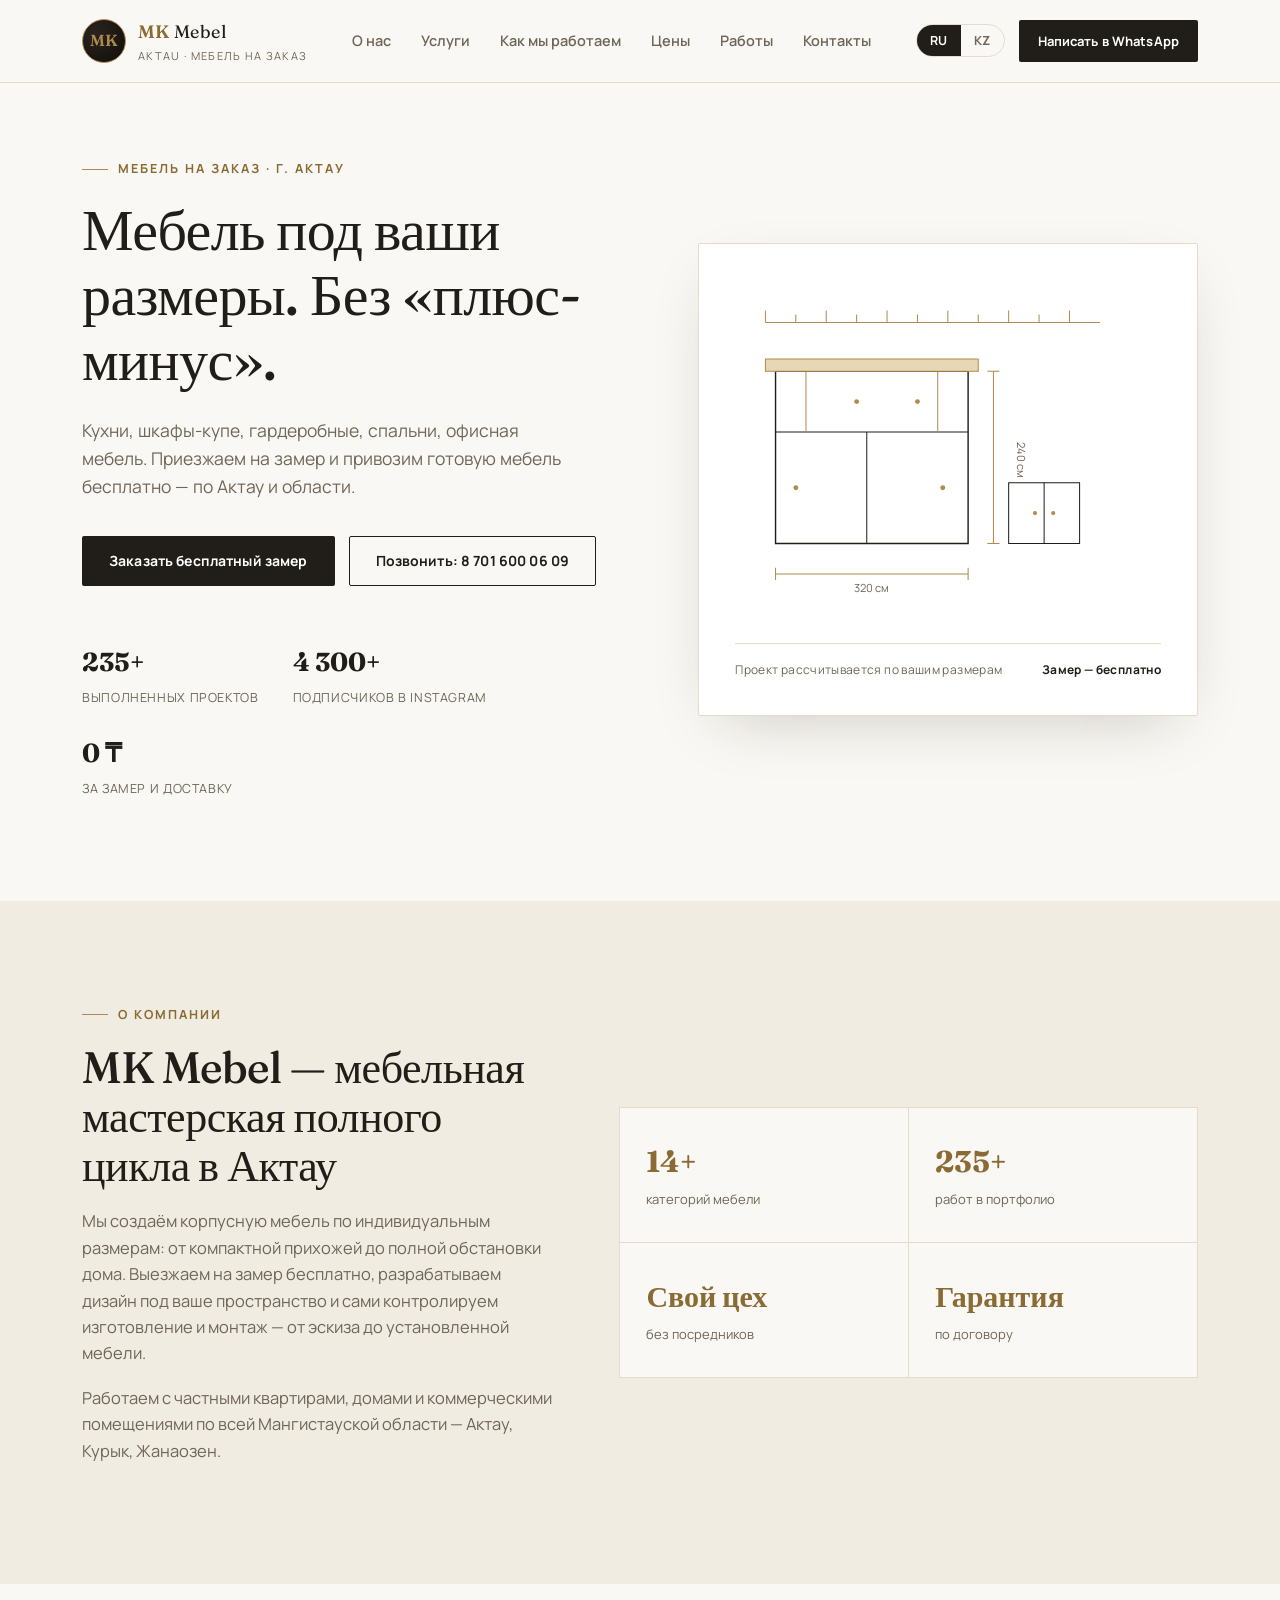
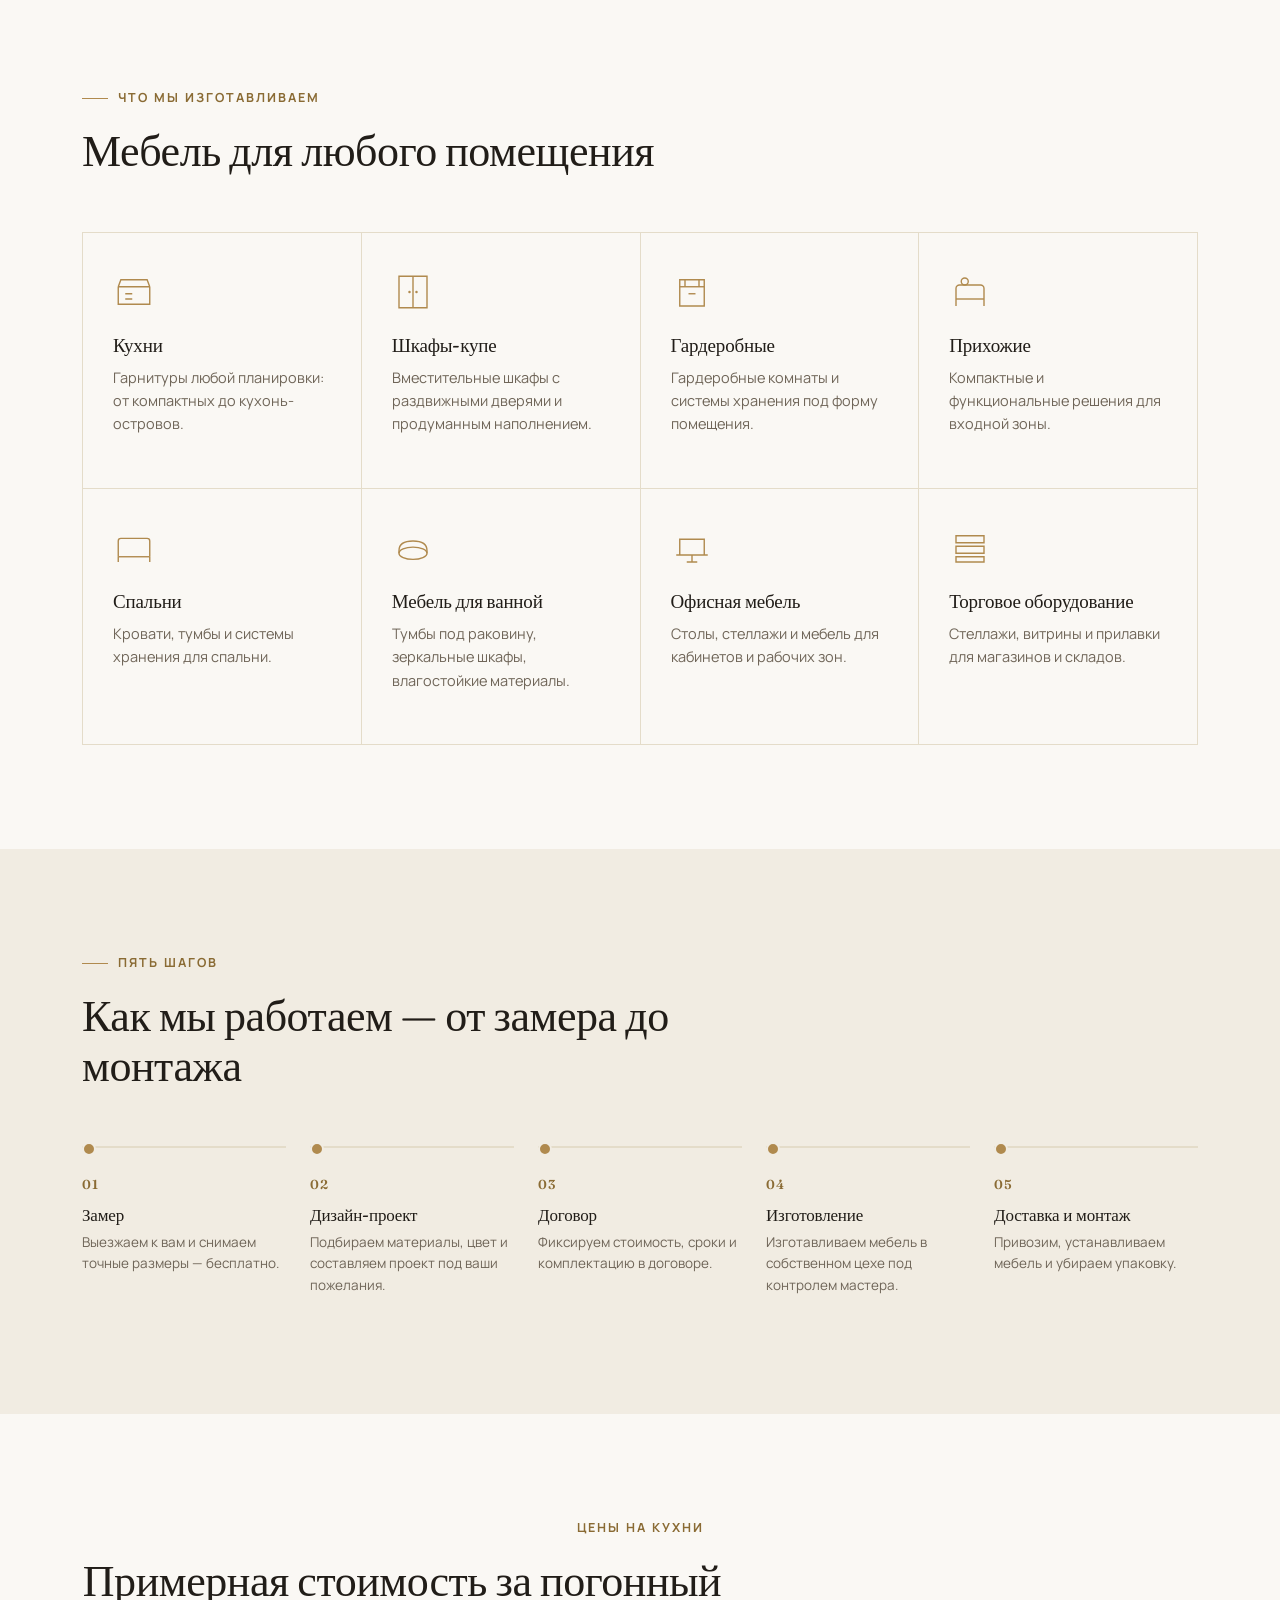
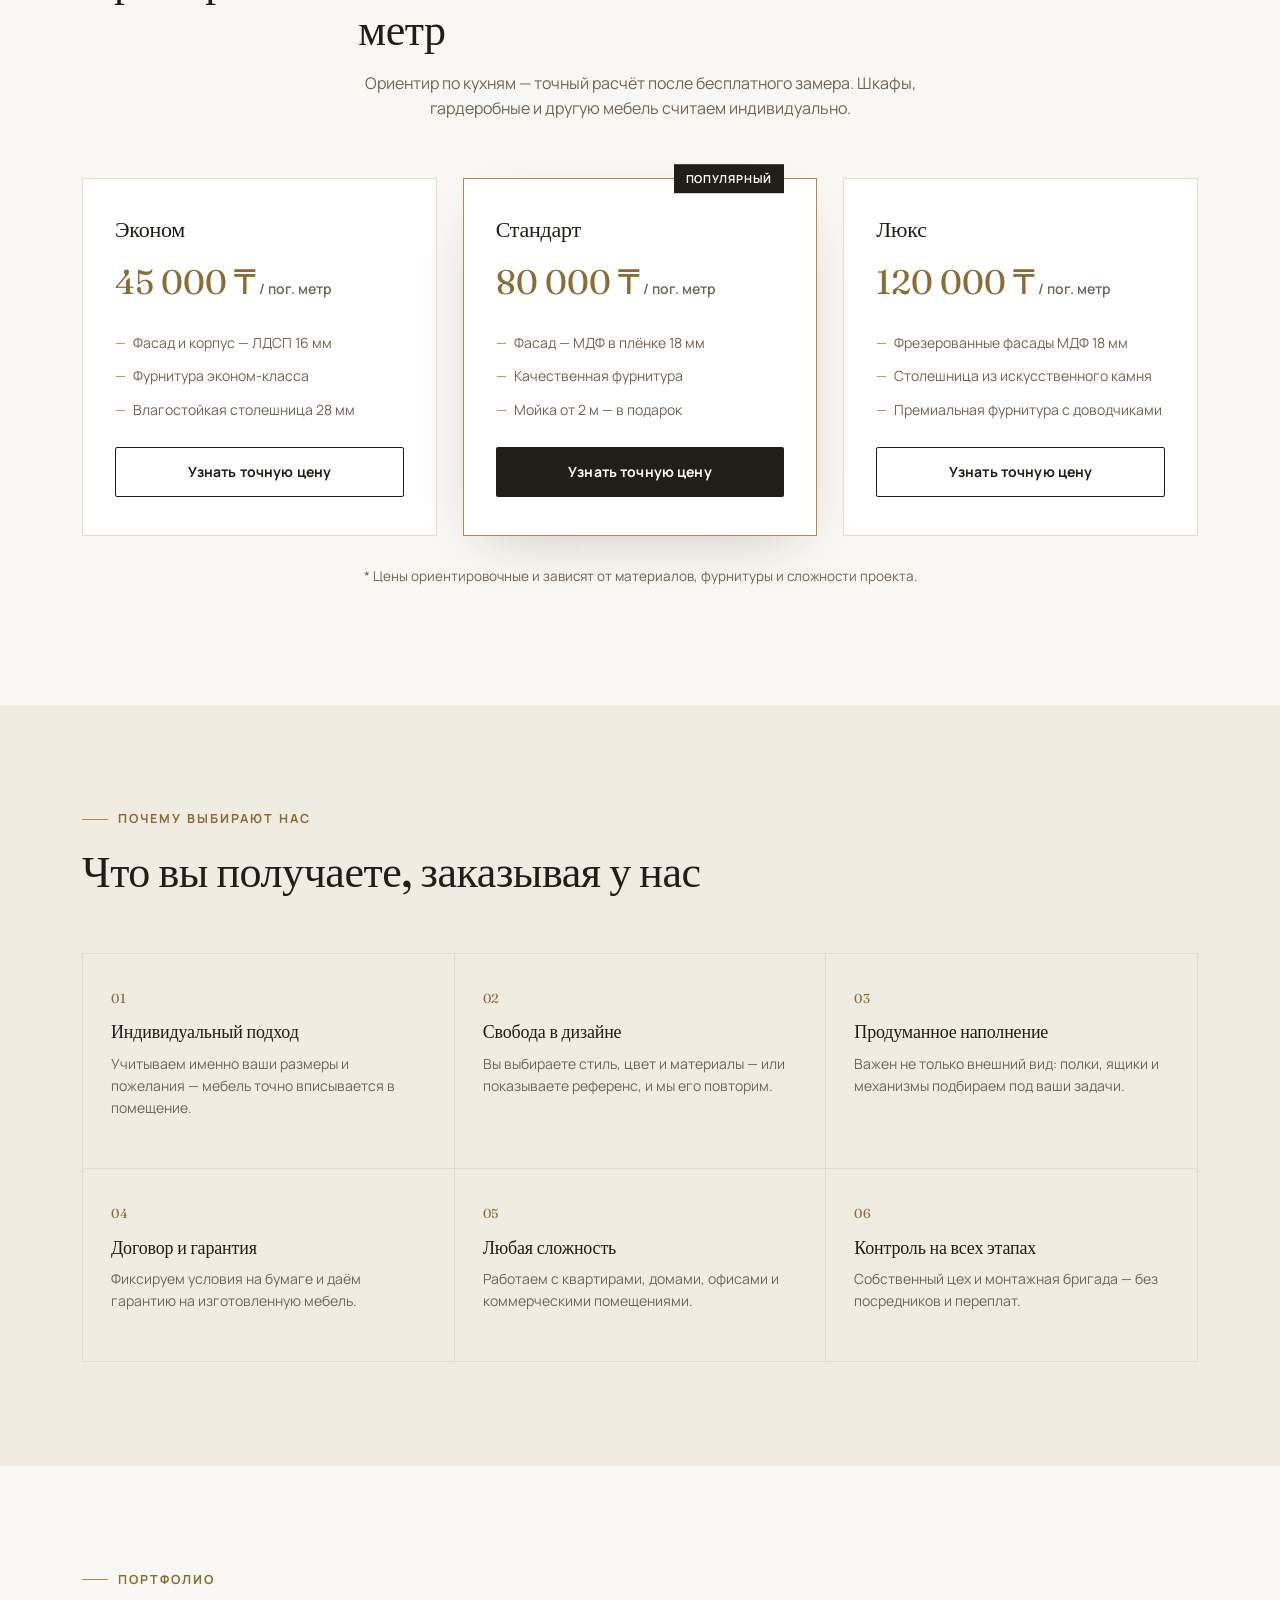
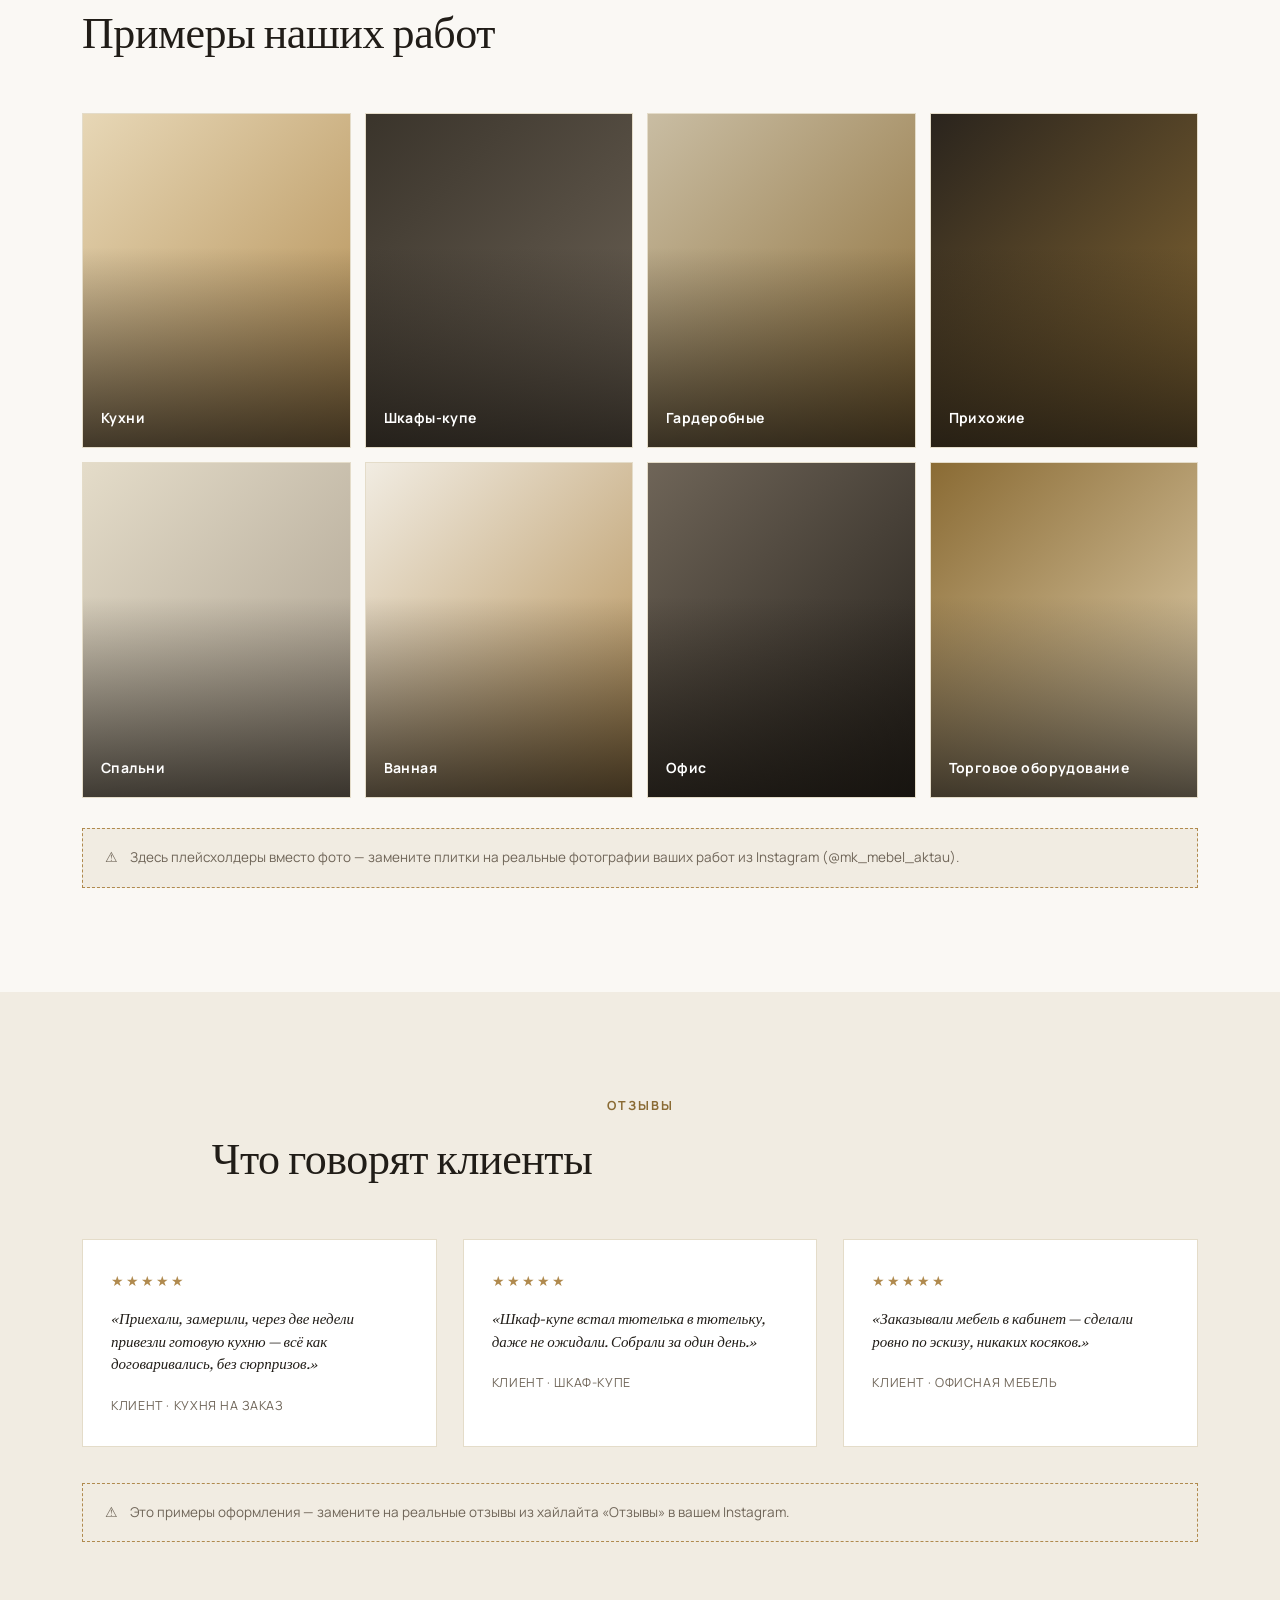
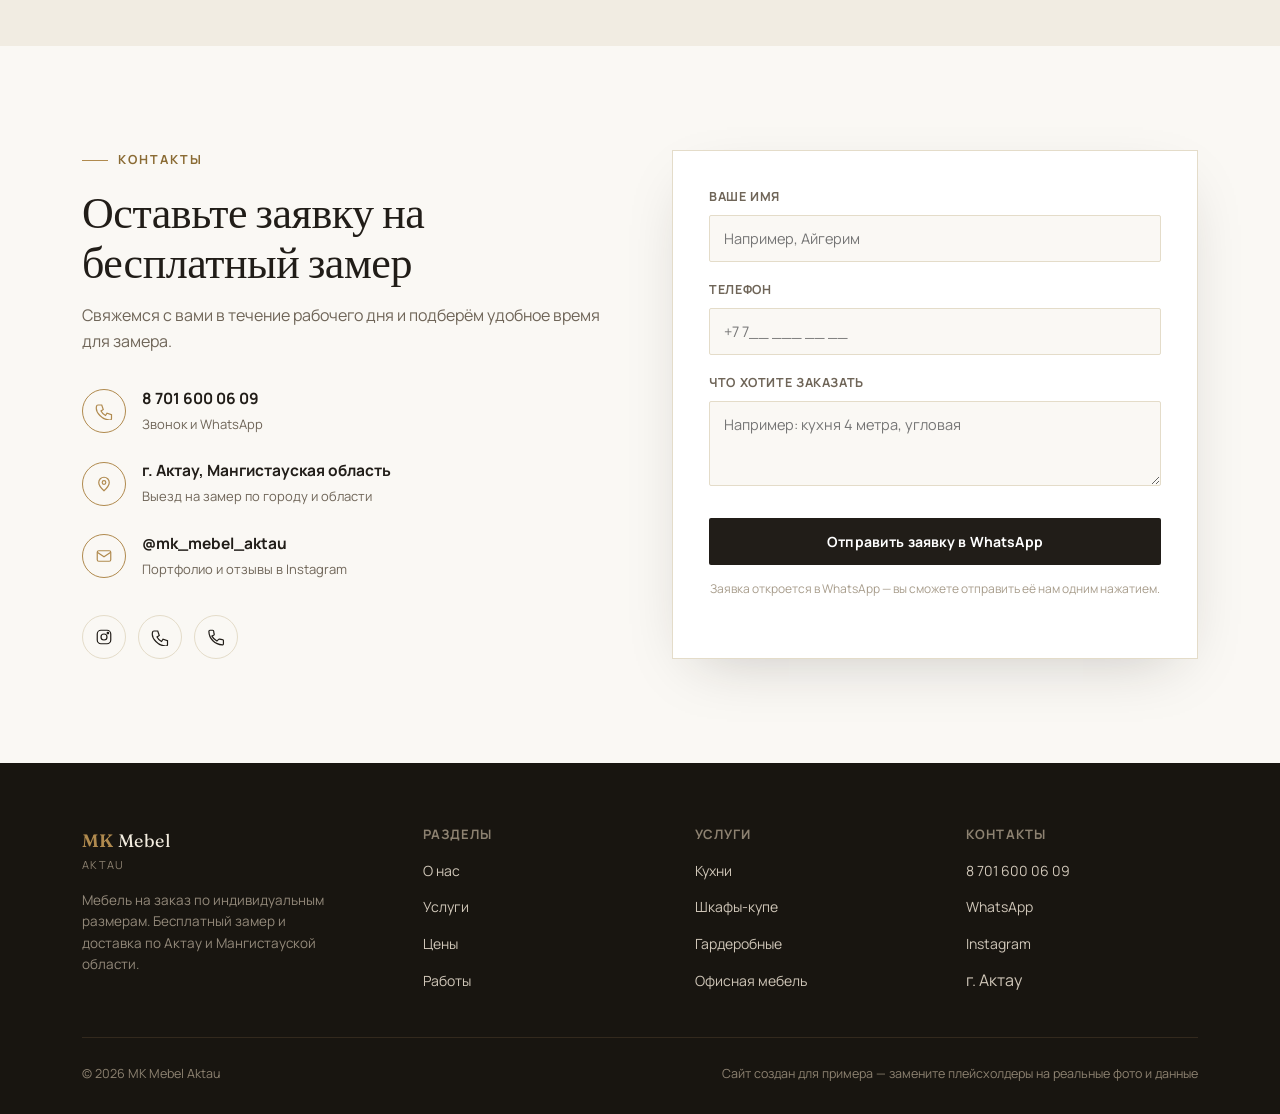
<file: mk-mebel-aktau.html>
<!DOCTYPE html>
<html lang="ru">
<head>
<meta charset="UTF-8">
<meta name="viewport" content="width=device-width, initial-scale=1.0">
<title>MK Mebel Aktau — мебель на заказ в Актау</title>
<meta name="description" content="MK Mebel Aktau — корпусная мебель на заказ по индивидуальным размерам. Кухни, шкафы-купе, гардеробные, мебель для спальни и офиса. Бесплатный замер и доставка по Актау.">
<link rel="preconnect" href="https://fonts.googleapis.com">
<link rel="preconnect" href="https://fonts.gstatic.com" crossorigin>
<link href="https://fonts.googleapis.com/css2?family=Fraunces:ital,opsz,wght@0,9..144,300;0,9..144,400;0,9..144,500;0,9..144,600;1,9..144,400;1,9..144,500&family=Manrope:wght@400;500;600;700;800&display=swap" rel="stylesheet">
<style>
  :root{
    --bg:#faf8f4;
    --bg-soft:#f1ece2;
    --bg-soft2:#eae2d2;
    --ink:#211d18;
    --ink-soft:#6f6558;
    --ink-faint:#a89d8c;
    --gold:#b08a4e;
    --gold-deep:#8a6b34;
    --gold-pale:#e7d7b6;
    --white:#ffffff;
    --line:#e4dcc9;
    --shadow: 0 20px 60px -25px rgba(33,29,24,0.25);
    --radius: 2px;
  }
  *{box-sizing:border-box;}
  html{scroll-behavior:smooth;}
  body{
    margin:0;
    background:var(--bg);
    color:var(--ink);
    font-family:'Manrope',sans-serif;
    font-size:16px;
    line-height:1.6;
    -webkit-font-smoothing:antialiased;
  }
  h1,h2,h3,h4{
    font-family:'Fraunces',serif;
    font-weight:500;
    line-height:1.12;
    margin:0;
    letter-spacing:-0.01em;
  }
  a{color:inherit; text-decoration:none;}
  ul{list-style:none;margin:0;padding:0;}
  img{max-width:100%; display:block;}
  button{font-family:inherit; cursor:pointer;}
  .wrap{max-width:1180px; margin:0 auto; padding:0 32px;}
  @media(max-width:640px){.wrap{padding:0 20px;}}

  .eyebrow{
    display:flex; align-items:center; gap:10px;
    font-size:12.5px; font-weight:700; letter-spacing:0.16em; text-transform:uppercase;
    color:var(--gold-deep); margin-bottom:18px;
  }
  .eyebrow::before{
    content:""; display:block; width:26px; height:1px; background:var(--gold);
  }

  /* ---- ruler / measurement motif ---- */
  .ruler{
    display:flex; align-items:flex-end; gap:0; height:14px; width:100%; max-width:220px;
    opacity:0.9;
  }
  .ruler span{flex:1; border-left:1px solid var(--gold); height:6px;}
  .ruler span:nth-child(4n+1){height:14px;}

  .section-title{
    font-size:clamp(28px,4vw,44px);
    max-width:640px;
  }
  .section-sub{
    color:var(--ink-soft); max-width:560px; margin-top:16px; font-size:16px;
  }
  .section-head{margin-bottom:56px;}
  .section-head.center{margin-left:auto;margin-right:auto;text-align:center;}
  .section-head.center .section-sub{margin-left:auto;margin-right:auto;}
  .section-head.center .eyebrow{justify-content:center;}
  .section-head.center .eyebrow::before{display:none;}

  section{padding:104px 0;}
  @media(max-width:780px){section{padding:72px 0;}}
  @media(max-width:480px){section{padding:52px 0;}}
  .soft{background:var(--bg-soft);}
  @media(max-width:480px){
    .service-card{padding:28px 22px;}
    .adv-card{padding:26px 22px;}
    .price-card{padding:28px 22px;}
    .price-tag{right:22px;}
    .rev-card{padding:26px 22px;}
    form.card{padding:28px 22px;}
    .hero-art-caption{flex-wrap:wrap; gap:8px;}
  }

  /* ---------- HEADER ---------- */
  header{
    position:sticky; top:0; z-index:100;
    background:rgba(250,248,244,0.86);
    backdrop-filter:blur(10px);
    border-bottom:1px solid var(--line);
  }
  .nav{
    display:flex; align-items:center; justify-content:space-between;
    height:82px;
  }
  .brand{display:flex; align-items:center; gap:12px;}
  .brand-mark{
    width:44px; height:44px; border-radius:50%;
    background:radial-gradient(circle at 30% 30%, #2a241d, #100e0b);
    border:1px solid var(--gold);
    display:flex; align-items:center; justify-content:center;
    font-family:'Fraunces',serif; color:var(--gold); font-weight:600; font-size:16px;
  }
  .brand-name{font-family:'Fraunces',serif; font-size:18px; letter-spacing:0.02em;}
  .brand-name b{color:var(--gold-deep); font-weight:600;}
  .brand-sub{font-size:11px; letter-spacing:0.12em; text-transform:uppercase; color:var(--ink-soft);}

  nav.links{display:flex; gap:30px;}
  nav.links a{
    font-size:14.5px; font-weight:600; color:var(--ink-soft);
    position:relative; padding:4px 0;
  }
  nav.links a:hover{color:var(--ink);}

  .nav-right{display:flex; align-items:center; gap:14px;}
  .lang-switch{
    display:flex; border:1px solid var(--line); border-radius:20px; overflow:hidden;
  }
  .lang-switch button{
    border:none; background:transparent; padding:7px 13px; font-size:12.5px; font-weight:700;
    color:var(--ink-soft); letter-spacing:0.03em;
  }
  .lang-switch button.active{background:var(--ink); color:var(--white);}

  .btn{
    display:inline-flex; align-items:center; justify-content:center; gap:8px;
    padding:13px 26px; font-size:14px; font-weight:700; letter-spacing:0.01em;
    border-radius:2px; border:1px solid transparent; white-space:nowrap;
  }
  .btn-gold{background:var(--ink); color:var(--white);}
  .btn-gold:hover{background:#000;}
  .btn-outline{border-color:var(--ink); color:var(--ink);}
  .btn-outline:hover{background:var(--ink); color:var(--white);}
  .btn-sm{padding:10px 18px; font-size:13px;}

  .burger{display:none; flex-direction:column; gap:5px; background:none; border:none; padding:6px; z-index:210; position:relative;}
  .burger span{width:22px; height:2px; background:var(--ink); transition:transform .25s ease, opacity .25s ease;}
  @media(max-width:900px){
    nav.links{display:none;}
    .burger{display:flex;}
  }
  @media(max-width:640px){
    .nav-right > a.btn{display:none;}
  }
  @media(max-width:480px){
    .brand-sub{display:none;}
    .nav{height:70px;}
    .brand-mark{width:38px; height:38px; font-size:14px;}
  }

  /* ---------- MOBILE MENU ---------- */
  .mobile-menu{
    position:fixed; inset:0; z-index:200; background:var(--bg);
    display:flex; flex-direction:column; padding:26px 24px 30px;
    transform:translateX(100%); transition:transform .35s ease;
    overflow-y:auto;
  }
  .mobile-menu.open{transform:translateX(0);}
  .mobile-menu-top{display:flex; align-items:center; justify-content:space-between; margin-bottom:36px;}
  .mobile-close{background:none; border:none; font-size:34px; line-height:1; color:var(--ink); padding:4px 8px;}
  .mobile-links{display:flex; flex-direction:column;}
  .mobile-links a{
    font-family:'Fraunces',serif; font-size:24px; font-weight:500; padding:16px 0;
    border-bottom:1px solid var(--line); color:var(--ink);
  }
  .mobile-menu-bottom{margin-top:auto; display:flex; flex-direction:column; gap:14px; padding-top:30px;}
  .mobile-menu-bottom .lang-switch{align-self:flex-start;}
  .mobile-menu-bottom .btn{width:100%;}
  .mobile-phone{font-family:'Fraunces',serif; font-size:20px; color:var(--gold-deep); margin-top:4px;}
  body.menu-open{overflow:hidden;}

  /* ---------- HERO ---------- */
  .hero{
    padding:76px 0 100px;
    overflow:hidden;
  }
  .hero .wrap{
    display:grid; grid-template-columns:1.05fr 0.95fr; gap:64px; align-items:center;
  }
  @media(max-width:960px){
    .hero .wrap{grid-template-columns:1fr;}
  }
  .hero h1{font-size:clamp(34px,5.2vw,58px); max-width:620px;}
  .hero h1 em{font-style:italic; color:var(--gold-deep);}
  .hero-sub{margin-top:24px; font-size:17.5px; color:var(--ink-soft); max-width:480px;}
  .hero-cta{display:flex; flex-wrap:wrap; gap:14px; margin-top:36px;}
  .trust-row{display:flex; gap:34px; margin-top:56px; flex-wrap:wrap; row-gap:24px;}
  @media(max-width:480px){
    .hero{padding:44px 0 64px;}
    .hero-cta{flex-direction:column;}
    .hero-cta .btn{width:100%;}
    .trust-row{gap:22px;}
    .hero-art{padding:22px;}
  }
  .trust-item b{display:block; font-family:'Fraunces',serif; font-size:26px; color:var(--ink);}
  .trust-item span{font-size:12.5px; color:var(--ink-soft); text-transform:uppercase; letter-spacing:0.05em;}

  .hero-art{
    position:relative; background:var(--white); border:1px solid var(--line);
    border-radius:2px; padding:36px; box-shadow:var(--shadow);
  }
  .hero-art svg{width:100%; height:auto; display:block;}
  .hero-art-caption{
    display:flex; justify-content:space-between; margin-top:18px; padding-top:16px;
    border-top:1px solid var(--line); font-size:12px; color:var(--ink-soft); letter-spacing:0.03em;
  }
  .hero-art-caption b{color:var(--ink);}

  /* ---------- ABOUT ---------- */
  .about-grid{display:grid; grid-template-columns:0.9fr 1.1fr; gap:64px; align-items:center;}
  @media(max-width:860px){.about-grid{grid-template-columns:1fr;}}
  .about-text p{color:var(--ink-soft); font-size:16.5px; margin-top:18px;}
  .about-figures{display:grid; grid-template-columns:1fr 1fr; gap:1px; background:var(--line); border:1px solid var(--line);}
  .about-figure{background:var(--bg); padding:30px 26px;}
  .about-figure b{display:block; font-family:'Fraunces',serif; font-size:30px; color:var(--gold-deep);}
  .about-figure span{font-size:13px; color:var(--ink-soft);}

  /* ---------- SERVICES ---------- */
  .services-grid{display:grid; grid-template-columns:repeat(4,1fr); gap:1px; background:var(--line); border:1px solid var(--line);}
  @media(max-width:900px){.services-grid{grid-template-columns:repeat(2,1fr);}}
  @media(max-width:520px){.services-grid{grid-template-columns:1fr;}}
  .service-card{
    background:var(--bg); padding:38px 30px; transition:background .25s ease;
  }
  .service-card:hover{background:var(--white);}
  .service-icon{width:42px; height:42px; margin-bottom:22px;}
  .service-icon svg{width:100%; height:100%;}
  .service-card h3{font-size:19px; font-weight:500;}
  .service-card p{font-size:14.5px; color:var(--ink-soft); margin-top:10px;}

  /* ---------- PROCESS ---------- */
  .process-line{
    display:grid; grid-template-columns:repeat(5,1fr); position:relative; margin-top:20px; gap:24px;
  }
  @media(max-width:900px){.process-line{grid-template-columns:repeat(2,1fr);}}
  @media(max-width:520px){.process-line{grid-template-columns:1fr;}}
  .process-step{position:relative; padding-top:28px;}
  .process-step::before{
    content:""; position:absolute; top:0; left:0; width:100%; height:2px; background:var(--line);
  }
  .process-step::after{
    content:""; position:absolute; top:-4px; left:0; width:10px; height:10px; border-radius:50%;
    background:var(--gold); border:2px solid var(--bg-soft);
  }
  .process-step .num{
    font-family:'Fraunces',serif; font-size:13px; color:var(--gold-deep); font-weight:600; letter-spacing:0.05em;
  }
  .process-step h4{font-size:17px; margin-top:10px; font-weight:500;}
  .process-step p{font-size:13.5px; color:var(--ink-soft); margin-top:8px;}

  /* ---------- PRICING ---------- */
  .price-grid{display:grid; grid-template-columns:repeat(3,1fr); gap:26px;}
  @media(max-width:860px){.price-grid{grid-template-columns:1fr;}}
  .price-card{
    background:var(--white); border:1px solid var(--line); padding:38px 32px; position:relative;
  }
  .price-card.featured{border-color:var(--gold); box-shadow:var(--shadow);}
  .price-tag{
    position:absolute; top:0; right:32px; transform:translateY(-50%);
    background:var(--ink); color:var(--white); font-size:11px; font-weight:700; letter-spacing:0.08em;
    text-transform:uppercase; padding:6px 12px;
  }
  .price-card h3{font-size:22px;}
  .price-value{font-family:'Fraunces',serif; font-size:34px; color:var(--gold-deep); margin-top:14px;}
  .price-value span{font-size:14px; color:var(--ink-soft); font-family:'Manrope',sans-serif; font-weight:600;}
  .price-list{margin-top:22px; display:flex; flex-direction:column; gap:11px;}
  .price-list li{font-size:14px; color:var(--ink-soft); padding-left:18px; position:relative;}
  .price-list li::before{content:"—"; position:absolute; left:0; color:var(--gold);}
  .price-card .btn{margin-top:26px; width:100%;}
  .price-note{margin-top:30px; font-size:13.5px; color:var(--ink-soft); text-align:center;}

  /* ---------- ADVANTAGES ---------- */
  .adv-grid{display:grid; grid-template-columns:repeat(3,1fr); gap:1px; background:var(--line); border:1px solid var(--line);}
  @media(max-width:860px){.adv-grid{grid-template-columns:repeat(2,1fr);}}
  @media(max-width:560px){.adv-grid{grid-template-columns:1fr;}}
  .adv-card{background:var(--bg-soft); padding:34px 28px;}
  .adv-num{font-family:'Fraunces',serif; font-size:13px; color:var(--gold-deep); letter-spacing:0.05em;}
  .adv-card h3{font-size:18px; margin-top:14px; font-weight:500;}
  .adv-card p{font-size:14px; color:var(--ink-soft); margin-top:10px;}

  /* ---------- PORTFOLIO ---------- */
  .portfolio-grid{display:grid; grid-template-columns:repeat(4,1fr); gap:14px;}
  @media(max-width:860px){.portfolio-grid{grid-template-columns:repeat(2,1fr);}}
  .p-tile{
    position:relative; aspect-ratio:4/5; overflow:hidden; border:1px solid var(--line);
    display:flex; align-items:flex-end; padding:18px;
  }
  .p-tile span{position:relative; z-index:2; color:var(--white); font-size:14px; font-weight:700; letter-spacing:0.03em;}
  .p-tile::before{content:""; position:absolute; inset:0; z-index:1; background:linear-gradient(180deg, transparent 40%, rgba(20,17,13,0.75));}
  .p-tile .swatch{position:absolute; inset:0; z-index:0;}
  .p-note{
    margin-top:30px; padding:18px 22px; border:1px dashed var(--gold); background:var(--bg-soft);
    font-size:13.5px; color:var(--ink-soft); display:flex; gap:12px; align-items:flex-start;
  }
  .p-note b{color:var(--ink);}

  /* ---------- TESTIMONIALS ---------- */
  .rev-grid{display:grid; grid-template-columns:repeat(3,1fr); gap:26px;}
  @media(max-width:860px){.rev-grid{grid-template-columns:1fr;}}
  .rev-card{background:var(--white); border:1px solid var(--line); padding:30px 28px;}
  .rev-stars{color:var(--gold); font-size:14px; letter-spacing:2px;}
  .rev-card p{margin-top:16px; font-size:15px; color:var(--ink); font-style:italic; font-family:'Fraunces',serif; line-height:1.5;}
  .rev-who{margin-top:20px; font-size:12.5px; color:var(--ink-soft); text-transform:uppercase; letter-spacing:0.05em;}

  /* ---------- CONTACT ---------- */
  .contact-grid{display:grid; grid-template-columns:1fr 1fr; gap:64px;}
  @media(max-width:900px){.contact-grid{grid-template-columns:1fr;}}
  .contact-list{display:flex; flex-direction:column; gap:22px; margin-top:32px;}
  .contact-row{display:flex; align-items:center; gap:16px;}
  .contact-icon{
    width:44px; height:44px; border:1px solid var(--gold); border-radius:50%;
    display:flex; align-items:center; justify-content:center; flex-shrink:0;
  }
  .contact-row b{display:block; font-size:15.5px;}
  .contact-row span{font-size:13px; color:var(--ink-soft);}
  .contact-socials{display:flex; gap:12px; margin-top:34px;}
  .soc-btn{
    width:44px; height:44px; border:1px solid var(--line); border-radius:50%;
    display:flex; align-items:center; justify-content:center;
  }
  .soc-btn:hover{border-color:var(--gold); color:var(--gold-deep);}

  form.card{
    background:var(--white); border:1px solid var(--line); padding:36px; box-shadow:var(--shadow);
  }
  .field{margin-bottom:18px;}
  .field label{display:block; font-size:12.5px; font-weight:700; text-transform:uppercase; letter-spacing:0.05em; color:var(--ink-soft); margin-bottom:8px;}
  .field input, .field textarea{
    width:100%; border:1px solid var(--line); background:var(--bg); padding:13px 14px;
    font-family:inherit; font-size:14.5px; color:var(--ink); border-radius:2px;
  }
  .field input:focus, .field textarea:focus{outline:2px solid var(--gold); outline-offset:1px;}
  form.card .btn{width:100%; margin-top:6px;}
  .form-note{font-size:12px; color:var(--ink-faint); margin-top:14px; text-align:center;}

  /* ---------- FOOTER ---------- */
  footer{background:#181510; color:#cfc6b8; padding:64px 0 30px;}
  .footer-top{display:grid; grid-template-columns:1.3fr 1fr 1fr 1fr; gap:40px; padding-bottom:44px; border-bottom:1px solid #33291d;}
  @media(max-width:800px){.footer-top{grid-template-columns:1fr 1fr;}}
  @media(max-width:520px){.footer-top{grid-template-columns:1fr;}}
  footer .brand-name{color:#f3ede0;}
  footer .brand-sub{color:#8d8271;}
  .footer-desc{margin-top:16px; font-size:13.5px; color:#93897a; max-width:260px;}
  .footer-col h4{font-size:13px; text-transform:uppercase; letter-spacing:0.08em; color:#8d8271; margin-bottom:16px; font-weight:700; font-family:'Manrope',sans-serif;}
  .footer-col ul{display:flex; flex-direction:column; gap:11px;}
  .footer-col a{font-size:14px; color:#cfc6b8;}
  .footer-col a:hover{color:var(--gold);}
  .footer-bottom{display:flex; justify-content:space-between; align-items:center; padding-top:26px; flex-wrap:wrap; gap:12px; font-size:12.5px; color:#8d8271;}

  .reveal{opacity:0; transform:translateY(22px); transition:opacity .7s ease, transform .7s ease;}
  .reveal.in{opacity:1; transform:translateY(0);}

  @media (prefers-reduced-motion: reduce){
    .reveal{transition:none; opacity:1; transform:none;}
    html{scroll-behavior:auto;}
  }
</style>
</head>
<body>

<!-- ================= HEADER ================= -->
<header>
  <div class="wrap nav">
    <a href="#top" class="brand">
      <div class="brand-mark">MK</div>
      <div>
        <div class="brand-name"><b>MK</b> Mebel</div>
        <div class="brand-sub i18n" data-ru="Аktau · мебель на заказ" data-kz="Ақтау · тапсырыс жиһаз">Аktau · мебель на заказ</div>
      </div>
    </a>
    <nav class="links">
      <a href="#about" class="i18n" data-ru="О нас" data-kz="Біз туралы">О нас</a>
      <a href="#services" class="i18n" data-ru="Услуги" data-kz="Қызметтер">Услуги</a>
      <a href="#process" class="i18n" data-ru="Как мы работаем" data-kz="Жұмыс тәртібі">Как мы работаем</a>
      <a href="#pricing" class="i18n" data-ru="Цены" data-kz="Бағалар">Цены</a>
      <a href="#portfolio" class="i18n" data-ru="Работы" data-kz="Жұмыстар">Работы</a>
      <a href="#contact" class="i18n" data-ru="Контакты" data-kz="Байланыс">Контакты</a>
    </nav>
    <div class="nav-right">
      <div class="lang-switch">
        <button data-lang="ru" class="active">RU</button>
        <button data-lang="kz">KZ</button>
      </div>
      <a class="btn btn-gold btn-sm" target="_blank" href="https://wa.me/77016006609?text=%D0%97%D0%B4%D1%80%D0%B0%D0%B2%D1%81%D1%82%D0%B2%D1%83%D0%B9%D1%82%D0%B5!%20%D0%A5%D0%BE%D1%87%D1%83%20%D0%B7%D0%B0%D0%BA%D0%B0%D0%B7%D0%B0%D1%82%D1%8C%20%D0%B7%D0%B0%D0%BC%D0%B5%D1%80%20%D0%BC%D0%B5%D0%B1%D0%B5%D0%BB%D0%B8.">
        <span class="i18n" data-ru="Написать в WhatsApp" data-kz="WhatsApp-қа жазу">Написать в WhatsApp</span>
      </a>
      <button class="burger" aria-label="menu"><span></span><span></span><span></span></button>
    </div>
  </div>
</header>

<div class="mobile-menu" id="mobileMenu">
  <div class="mobile-menu-top">
    <div class="brand">
      <div class="brand-mark">MK</div>
      <div class="brand-name"><b>MK</b> Mebel</div>
    </div>
    <button class="mobile-close" id="mobileClose" aria-label="close">&times;</button>
  </div>
  <nav class="mobile-links">
    <a href="#about" class="i18n" data-ru="О нас" data-kz="Біз туралы">О нас</a>
    <a href="#services" class="i18n" data-ru="Услуги" data-kz="Қызметтер">Услуги</a>
    <a href="#process" class="i18n" data-ru="Как мы работаем" data-kz="Жұмыс тәртібі">Как мы работаем</a>
    <a href="#pricing" class="i18n" data-ru="Цены" data-kz="Бағалар">Цены</a>
    <a href="#portfolio" class="i18n" data-ru="Работы" data-kz="Жұмыстар">Работы</a>
    <a href="#contact" class="i18n" data-ru="Контакты" data-kz="Байланыс">Контакты</a>
  </nav>
  <div class="mobile-menu-bottom">
    <div class="lang-switch">
      <button data-lang="ru" class="active">RU</button>
      <button data-lang="kz">KZ</button>
    </div>
    <div class="mobile-phone">8 701 600 06 09</div>
    <a class="btn btn-gold" target="_blank" href="https://wa.me/77016006609?text=%D0%97%D0%B4%D1%80%D0%B0%D0%B2%D1%81%D1%82%D0%B2%D1%83%D0%B9%D1%82%D0%B5!%20%D0%A5%D0%BE%D1%87%D1%83%20%D0%B7%D0%B0%D0%BA%D0%B0%D0%B7%D0%B0%D1%82%D1%8C%20%D0%B7%D0%B0%D0%BC%D0%B5%D1%80%20%D0%BC%D0%B5%D0%B1%D0%B5%D0%BB%D0%B8.">
      <span class="i18n" data-ru="Написать в WhatsApp" data-kz="WhatsApp-қа жазу">Написать в WhatsApp</span>
    </a>
    <a class="btn btn-outline" href="tel:+77016006609">
      <span class="i18n" data-ru="Позвонить" data-kz="Қоңырау шалу">Позвонить</span>
    </a>
  </div>
</div>

<!-- ================= HERO ================= -->
<section class="hero" id="top">
  <div class="wrap">
    <div class="reveal">
      <div class="eyebrow i18n" data-ru="Мебель на заказ · г. Актау" data-kz="Тапсырыс бойынша жиһаз · Ақтау қ.">Мебель на заказ · г. Актау</div>
      <h1 class="i18n" data-ru="Мебель под ваши размеры. Без «плюс-минус»." data-kz="Сіздің өлшеміңізге дәл сай жиһаз. «Шамамен» дегенді білмейміз.">Мебель под ваши размеры. Без «плюс-минус».</h1>
      <p class="hero-sub i18n" data-ru="Кухни, шкафы-купе, гардеробные, спальни, офисная мебель. Приезжаем на замер и привозим готовую мебель бесплатно — по Актау и области." data-kz="Асханалар, купе шкафтар, гардеробтар, жатын бөлме, кеңсе жиһазы. Өлшеуге барамыз, дайын жиһазды тегін әкелеміз — Ақтау және облыс бойынша.">Кухни, шкафы-купе, гардеробные, спальни, офисная мебель. Приезжаем на замер и привозим готовую мебель бесплатно — по Актау и области.</p>
      <div class="hero-cta">
        <a class="btn btn-gold" target="_blank" href="https://wa.me/77016006609?text=%D0%97%D0%B4%D1%80%D0%B0%D0%B2%D1%81%D1%82%D0%B2%D1%83%D0%B9%D1%82%D0%B5!%20%D0%A5%D0%BE%D1%87%D1%83%20%D0%B7%D0%B0%D0%BA%D0%B0%D0%B7%D0%B0%D1%82%D1%8C%20%D0%B1%D0%B5%D1%81%D0%BF%D0%BB%D0%B0%D1%82%D0%BD%D1%8B%D0%B9%20%D0%B7%D0%B0%D0%BC%D0%B5%D1%80.">
          <span class="i18n" data-ru="Заказать бесплатный замер" data-kz="Тегін өлшеуге тапсырыс беру">Заказать бесплатный замер</span>
        </a>
        <a class="btn btn-outline" href="tel:+77016006609">
          <span class="i18n" data-ru="Позвонить: 8 701 600 06 09" data-kz="Қоңырау шалу: 8 701 600 06 09">Позвонить: 8 701 600 06 09</span>
        </a>
      </div>
      <div class="trust-row">
        <div class="trust-item"><b>235+</b><span class="i18n" data-ru="выполненных проектов" data-kz="дайын жоба">выполненных проектов</span></div>
        <div class="trust-item"><b>4 300+</b><span class="i18n" data-ru="подписчиков в Instagram" data-kz="Instagram жазылушысы">подписчиков в Instagram</span></div>
        <div class="trust-item"><b>0 ₸</b><span class="i18n" data-ru="за замер и доставку" data-kz="өлшеу мен жеткізу үшін">за замер и доставку</span></div>
      </div>
    </div>

    <div class="hero-art reveal">
      <svg viewBox="0 0 420 340" xmlns="http://www.w3.org/2000/svg">
        <rect x="0" y="0" width="420" height="340" fill="none"/>
        <!-- cabinet silhouette -->
        <path d="M40 260 L40 90 L230 90 L230 260 Z" fill="none" stroke="#211d18" stroke-width="1.4"/>
        <path d="M40 150 L230 150" stroke="#211d18" stroke-width="1"/>
        <path d="M130 150 L130 260" stroke="#211d18" stroke-width="1"/>
        <path d="M70 90 L70 150" stroke="#b08a4e" stroke-width="1"/>
        <path d="M200 90 L200 150" stroke="#b08a4e" stroke-width="1"/>
        <circle cx="120" cy="120" r="2.4" fill="#b08a4e"/>
        <circle cx="180" cy="120" r="2.4" fill="#b08a4e"/>
        <circle cx="60" cy="205" r="2.4" fill="#b08a4e"/>
        <circle cx="205" cy="205" r="2.4" fill="#b08a4e"/>
        <!-- countertop -->
        <path d="M30 90 L240 90 L240 78 L30 78 Z" fill="#e7d7b6" stroke="#b08a4e" stroke-width="1"/>
        <!-- dimension: width -->
        <line x1="40" y1="290" x2="230" y2="290" stroke="#b08a4e" stroke-width="1"/>
        <line x1="40" y1="284" x2="40" y2="296" stroke="#b08a4e" stroke-width="1"/>
        <line x1="230" y1="284" x2="230" y2="296" stroke="#b08a4e" stroke-width="1"/>
        <text x="135" y="308" font-family="Manrope, sans-serif" font-size="11" fill="#6f6558" text-anchor="middle">320 см</text>
        <!-- dimension: height -->
        <line x1="255" y1="90" x2="255" y2="260" stroke="#b08a4e" stroke-width="1"/>
        <line x1="249" y1="90" x2="261" y2="90" stroke="#b08a4e" stroke-width="1"/>
        <line x1="249" y1="260" x2="261" y2="260" stroke="#b08a4e" stroke-width="1"/>
        <text x="278" y="178" font-family="Manrope, sans-serif" font-size="11" fill="#6f6558" text-anchor="middle" transform="rotate(90 278 178)">240 см</text>
        <!-- second module (wardrobe hint) -->
        <path d="M270 200 L270 260 L340 260 L340 200 Z" fill="none" stroke="#211d18" stroke-width="1"/>
        <path d="M305 200 L305 260" stroke="#211d18" stroke-width="1"/>
        <circle cx="296" cy="230" r="2" fill="#b08a4e"/>
        <circle cx="314" cy="230" r="2" fill="#b08a4e"/>
        <!-- ruler ticks decoration top -->
        <g stroke="#b08a4e" stroke-width="1">
          <line x1="30" y1="30" x2="30" y2="42"/>
          <line x1="60" y1="34" x2="60" y2="42"/>
          <line x1="90" y1="30" x2="90" y2="42"/>
          <line x1="120" y1="34" x2="120" y2="42"/>
          <line x1="150" y1="30" x2="150" y2="42"/>
          <line x1="180" y1="34" x2="180" y2="42"/>
          <line x1="210" y1="30" x2="210" y2="42"/>
          <line x1="240" y1="34" x2="240" y2="42"/>
          <line x1="270" y1="30" x2="270" y2="42"/>
          <line x1="300" y1="34" x2="300" y2="42"/>
          <line x1="330" y1="30" x2="330" y2="42"/>
          <line x1="30" y1="42" x2="360" y2="42"/>
        </g>
      </svg>
      <div class="hero-art-caption">
        <span class="i18n" data-ru="Проект рассчитывается по вашим размерам" data-kz="Жоба сіздің өлшеміңізге сай есептеледі">Проект рассчитывается по вашим размерам</span>
        <b class="i18n" data-ru="Замер — бесплатно" data-kz="Өлшеу — тегін">Замер — бесплатно</b>
      </div>
    </div>
  </div>
</section>

<!-- ================= ABOUT ================= -->
<section id="about" class="soft">
  <div class="wrap about-grid">
    <div class="reveal">
      <div class="eyebrow i18n" data-ru="О компании" data-kz="Компания туралы">О компании</div>
      <h2 class="section-title i18n" data-ru="MK Mebel — мебельная мастерская полного цикла в Актау" data-kz="MK Mebel — Ақтаудағы толық циклді жиһаз шеберханасы">MK Mebel — мебельная мастерская полного цикла в Актау</h2>
      <div class="about-text">
        <p class="i18n" data-ru="Мы создаём корпусную мебель по индивидуальным размерам: от компактной прихожей до полной обстановки дома. Выезжаем на замер бесплатно, разрабатываем дизайн под ваше пространство и сами контролируем изготовление и монтаж — от эскиза до установленной мебели." data-kz="Біз жеке өлшем бойынша корпустық жиһаз жасаймыз: ықшам дәлізден бастап үйдің толық жиһаздалуына дейін. Тегін өлшеуге барамыз, кеңістігіңізге сай дизайн жасаймыз және дайындау мен орнатуды толық бақылаймыз — эскизден бастап орнатылған жиһазға дейін.">Мы создаём корпусную мебель по индивидуальным размерам: от компактной прихожей до полной обстановки дома. Выезжаем на замер бесплатно, разрабатываем дизайн под ваше пространство и сами контролируем изготовление и монтаж — от эскиза до установленной мебели.</p>
        <p class="i18n" data-ru="Работаем с частными квартирами, домами и коммерческими помещениями по всей Мангистауской области — Актау, Курык, Жанаозен." data-kz="Жеке пәтерлер, үйлер және коммерциялық үй-жайлармен Маңғыстау облысы бойынша жұмыс істейміз — Ақтау, Құрық, Жаңаөзен.">Работаем с частными квартирами, домами и коммерческими помещениями по всей Мангистауской области — Актау, Курык, Жанаозен.</p>
      </div>
    </div>
    <div class="about-figures reveal">
      <div class="about-figure">
        <b class="i18n" data-ru="14+" data-kz="14+">14+</b>
        <span class="i18n" data-ru="категорий мебели" data-kz="жиһаз санаты">категорий мебели</span>
      </div>
      <div class="about-figure">
        <b>235+</b>
        <span class="i18n" data-ru="работ в портфолио" data-kz="портфолиодағы жұмыс">работ в портфолио</span>
      </div>
      <div class="about-figure">
        <b class="i18n" data-ru="Свой цех" data-kz="Өз шеберхана">Свой цех</b>
        <span class="i18n" data-ru="без посредников" data-kz="делдалсыз">без посредников</span>
      </div>
      <div class="about-figure">
        <b class="i18n" data-ru="Гарантия" data-kz="Кепілдік">Гарантия</b>
        <span class="i18n" data-ru="по договору" data-kz="келісім-шарт бойынша">по договору</span>
      </div>
    </div>
  </div>
</section>

<!-- ================= SERVICES ================= -->
<section id="services">
  <div class="wrap">
    <div class="section-head reveal">
      <div class="eyebrow i18n" data-ru="Что мы изготавливаем" data-kz="Біз не дайындаймыз">Что мы изготавливаем</div>
      <h2 class="section-title i18n" data-ru="Мебель для любого помещения" data-kz="Кез келген бөлмеге арналған жиһаз">Мебель для любого помещения</h2>
    </div>

    <div class="services-grid reveal">
      <div class="service-card">
        <div class="service-icon"><svg viewBox="0 0 48 48" fill="none" stroke="#b08a4e" stroke-width="1.6"><path d="M6 18h36M6 18v20h36V18M6 18l3-8h30l3 8"/><path d="M14 26h8M14 32h8"/></svg></div>
        <h3 class="i18n" data-ru="Кухни" data-kz="Асханалар">Кухни</h3>
        <p class="i18n" data-ru="Гарнитуры любой планировки: от компактных до кухонь-островов." data-kz="Кез келген жоспарлы гарнитур: ықшамнан аралды асханаға дейін.">Гарнитуры любой планировки: от компактных до кухонь-островов.</p>
      </div>
      <div class="service-card">
        <div class="service-icon"><svg viewBox="0 0 48 48" fill="none" stroke="#b08a4e" stroke-width="1.6"><path d="M8 6h32v36H8z"/><path d="M24 6v36"/><circle cx="20" cy="24" r="1.4" fill="#b08a4e" stroke="none"/><circle cx="28" cy="24" r="1.4" fill="#b08a4e" stroke="none"/></svg></div>
        <h3 class="i18n" data-ru="Шкафы-купе" data-kz="Купе шкафтар">Шкафы-купе</h3>
        <p class="i18n" data-ru="Вместительные шкафы с раздвижными дверями и продуманным наполнением." data-kz="Сырғымалы есікті, ішкі толтырылымы ойластырылған сыйымды шкафтар.">Вместительные шкафы с раздвижными дверями и продуманным наполнением.</p>
      </div>
      <div class="service-card">
        <div class="service-icon"><svg viewBox="0 0 48 48" fill="none" stroke="#b08a4e" stroke-width="1.6"><path d="M10 10h28v30H10z"/><path d="M10 18h28"/><path d="M16 10v8M32 10v8"/><path d="M20 26h8"/></svg></div>
        <h3 class="i18n" data-ru="Гардеробные" data-kz="Гардеробтар">Гардеробные</h3>
        <p class="i18n" data-ru="Гардеробные комнаты и системы хранения под форму помещения." data-kz="Бөлменің пішініне сай гардеробтық бөлме мен сақтау жүйелері.">Гардеробные комнаты и системы хранения под форму помещения.</p>
      </div>
      <div class="service-card">
        <div class="service-icon"><svg viewBox="0 0 48 48" fill="none" stroke="#b08a4e" stroke-width="1.6"><path d="M8 40V20a4 4 0 0 1 4-4h24a4 4 0 0 1 4 4v20"/><path d="M8 32h32"/><circle cx="18" cy="12" r="4"/></svg></div>
        <h3 class="i18n" data-ru="Прихожие" data-kz="Дәліздер">Прихожие</h3>
        <p class="i18n" data-ru="Компактные и функциональные решения для входной зоны." data-kz="Кіреберіс аймағына ықшам әрі функционалды шешімдер.">Компактные и функциональные решения для входной зоны.</p>
      </div>
      <div class="service-card">
        <div class="service-icon"><svg viewBox="0 0 48 48" fill="none" stroke="#b08a4e" stroke-width="1.6"><path d="M6 34V16a3 3 0 0 1 3-3h30a3 3 0 0 1 3 3v18"/><path d="M6 34h36"/><path d="M6 40v-6M42 40v-6"/></svg></div>
        <h3 class="i18n" data-ru="Спальни" data-kz="Жатын бөлме">Спальни</h3>
        <p class="i18n" data-ru="Кровати, тумбы и системы хранения для спальни." data-kz="Жатын бөлмеге арналған кереует, тумба және сақтау жүйелері.">Кровати, тумбы и системы хранения для спальни.</p>
      </div>
      <div class="service-card">
        <div class="service-icon"><svg viewBox="0 0 48 48" fill="none" stroke="#b08a4e" stroke-width="1.6"><ellipse cx="24" cy="30" rx="16" ry="7"/><path d="M8 30v-3c0-6 4-11 16-11s16 5 16 11v3"/></svg></div>
        <h3 class="i18n" data-ru="Мебель для ванной" data-kz="Ваннаға арналған жиһаз">Мебель для ванной</h3>
        <p class="i18n" data-ru="Тумбы под раковину, зеркальные шкафы, влагостойкие материалы." data-kz="Раковинаға арналған тумба, айналы шкаф, ылғалға төзімді материалдар.">Тумбы под раковину, зеркальные шкафы, влагостойкие материалы.</p>
      </div>
      <div class="service-card">
        <div class="service-icon"><svg viewBox="0 0 48 48" fill="none" stroke="#b08a4e" stroke-width="1.6"><path d="M6 32h36M10 32V14h28v18"/><path d="M18 40h12M24 32v8"/></svg></div>
        <h3 class="i18n" data-ru="Офисная мебель" data-kz="Кеңсе жиһазы">Офисная мебель</h3>
        <p class="i18n" data-ru="Столы, стеллажи и мебель для кабинетов и рабочих зон." data-kz="Кабинеттер мен жұмыс аймақтарына арналған үстел, стеллаж, жиһаз.">Столы, стеллажи и мебель для кабинетов и рабочих зон.</p>
      </div>
      <div class="service-card">
        <div class="service-icon"><svg viewBox="0 0 48 48" fill="none" stroke="#b08a4e" stroke-width="1.6"><path d="M8 10h32v8H8zM8 22h32v8H8zM8 34h32v6H8z"/></svg></div>
        <h3 class="i18n" data-ru="Торговое оборудование" data-kz="Сауда жабдығы">Торговое оборудование</h3>
        <p class="i18n" data-ru="Стеллажи, витрины и прилавки для магазинов и складов." data-kz="Дүкендер мен қоймаларға арналған стеллаж, витрина, сөре.">Стеллажи, витрины и прилавки для магазинов и складов.</p>
      </div>
    </div>
  </div>
</section>

<!-- ================= PROCESS ================= -->
<section id="process" class="soft">
  <div class="wrap">
    <div class="section-head reveal">
      <div class="eyebrow i18n" data-ru="Пять шагов" data-kz="Бес қадам">Пять шагов</div>
      <h2 class="section-title i18n" data-ru="Как мы работаем — от замера до монтажа" data-kz="Біз қалай жұмыс істейміз — өлшеуден орнатуға дейін">Как мы работаем — от замера до монтажа</h2>
    </div>
    <div class="process-line reveal">
      <div class="process-step">
        <div class="num">01</div>
        <h4 class="i18n" data-ru="Замер" data-kz="Өлшеу">Замер</h4>
        <p class="i18n" data-ru="Выезжаем к вам и снимаем точные размеры — бесплатно." data-kz="Сізге барып, нақты өлшемдерді тегін аламыз.">Выезжаем к вам и снимаем точные размеры — бесплатно.</p>
      </div>
      <div class="process-step">
        <div class="num">02</div>
        <h4 class="i18n" data-ru="Дизайн-проект" data-kz="Дизайн-жоба">Дизайн-проект</h4>
        <p class="i18n" data-ru="Подбираем материалы, цвет и составляем проект под ваши пожелания." data-kz="Материал, түсті таңдаймыз және тілегіңізге сай жоба жасаймыз.">Подбираем материалы, цвет и составляем проект под ваши пожелания.</p>
      </div>
      <div class="process-step">
        <div class="num">03</div>
        <h4 class="i18n" data-ru="Договор" data-kz="Келісім-шарт">Договор</h4>
        <p class="i18n" data-ru="Фиксируем стоимость, сроки и комплектацию в договоре." data-kz="Құны, мерзімі және жинақталуын келісім-шартта бекітеміз.">Фиксируем стоимость, сроки и комплектацию в договоре.</p>
      </div>
      <div class="process-step">
        <div class="num">04</div>
        <h4 class="i18n" data-ru="Изготовление" data-kz="Дайындау">Изготовление</h4>
        <p class="i18n" data-ru="Изготавливаем мебель в собственном цехе под контролем мастера." data-kz="Жиһазды өз шеберханамызда, шебердің бақылауымен дайындаймыз.">Изготавливаем мебель в собственном цехе под контролем мастера.</p>
      </div>
      <div class="process-step">
        <div class="num">05</div>
        <h4 class="i18n" data-ru="Доставка и монтаж" data-kz="Жеткізу және орнату">Доставка и монтаж</h4>
        <p class="i18n" data-ru="Привозим, устанавливаем мебель и убираем упаковку." data-kz="Жиһазды әкеліп орнатамыз, қаптаманы алып кетеміз.">Привозим, устанавливаем мебель и убираем упаковку.</p>
      </div>
    </div>
  </div>
</section>

<!-- ================= PRICING ================= -->
<section id="pricing">
  <div class="wrap">
    <div class="section-head center reveal" style="margin-left:auto;margin-right:auto;">
      <div class="eyebrow i18n" data-ru="Цены на кухни" data-kz="Асхана бағалары">Цены на кухни</div>
      <h2 class="section-title i18n" data-ru="Примерная стоимость за погонный метр" data-kz="Жолақ метр үшін болжамды құн">Примерная стоимость за погонный метр</h2>
      <p class="section-sub i18n" data-ru="Ориентир по кухням — точный расчёт после бесплатного замера. Шкафы, гардеробные и другую мебель считаем индивидуально." data-kz="Асханалар бойынша бағдар — нақты есеп тегін өлшеуден кейін жасалады. Шкаф, гардероб және басқа жиһазды жеке есептейміз.">Ориентир по кухням — точный расчёт после бесплатного замера. Шкафы, гардеробные и другую мебель считаем индивидуально.</p>
    </div>

    <div class="price-grid reveal">
      <div class="price-card">
        <h3 class="i18n" data-ru="Эконом" data-kz="Эконом">Эконом</h3>
        <div class="price-value">45 000 ₸<span class="i18n" data-ru=" / пог. метр" data-kz=" / жол. метр"> / пог. метр</span></div>
        <ul class="price-list">
          <li class="i18n" data-ru="Фасад и корпус — ЛДСП 16 мм" data-kz="Фасад пен корпус — ЛДСП 16 мм">Фасад и корпус — ЛДСП 16 мм</li>
          <li class="i18n" data-ru="Фурнитура эконом-класса" data-kz="Эконом-класс фурнитурасы">Фурнитура эконом-класса</li>
          <li class="i18n" data-ru="Влагостойкая столешница 28 мм" data-kz="Ылғалға төзімді астауша 28 мм">Влагостойкая столешница 28 мм</li>
        </ul>
        <a class="btn btn-outline" target="_blank" href="https://wa.me/77016006609?text=%D0%A5%D0%BE%D1%87%D1%83%20%D1%83%D0%B7%D0%BD%D0%B0%D1%82%D1%8C%20%D1%86%D0%B5%D0%BD%D1%83%20%D0%BD%D0%B0%20%D0%BA%D1%83%D1%85%D0%BD%D1%8E%20%D0%AD%D0%BA%D0%BE%D0%BD%D0%BE%D0%BC.">
          <span class="i18n" data-ru="Узнать точную цену" data-kz="Нақты бағаны білу">Узнать точную цену</span>
        </a>
      </div>

      <div class="price-card featured">
        <div class="price-tag i18n" data-ru="Популярный" data-kz="Танымал">Популярный</div>
        <h3 class="i18n" data-ru="Стандарт" data-kz="Стандарт">Стандарт</h3>
        <div class="price-value">80 000 ₸<span class="i18n" data-ru=" / пог. метр" data-kz=" / жол. метр"> / пог. метр</span></div>
        <ul class="price-list">
          <li class="i18n" data-ru="Фасад — МДФ в плёнке 18 мм" data-kz="Фасад — пленкалы МДФ 18 мм">Фасад — МДФ в плёнке 18 мм</li>
          <li class="i18n" data-ru="Качественная фурнитура" data-kz="Сапалы фурнитура">Качественная фурнитура</li>
          <li class="i18n" data-ru="Мойка от 2 м — в подарок" data-kz="2 м-ден асса — мойка сыйлыққа">Мойка от 2 м — в подарок</li>
        </ul>
        <a class="btn btn-gold" target="_blank" href="https://wa.me/77016006609?text=%D0%A5%D0%BE%D1%87%D1%83%20%D1%83%D0%B7%D0%BD%D0%B0%D1%82%D1%8C%20%D1%86%D0%B5%D0%BD%D1%83%20%D0%BD%D0%B0%20%D0%BA%D1%83%D1%85%D0%BD%D1%8E%20%D0%A1%D1%82%D0%B0%D0%BD%D0%B4%D0%B0%D1%80%D1%82.">
          <span class="i18n" data-ru="Узнать точную цену" data-kz="Нақты бағаны білу">Узнать точную цену</span>
        </a>
      </div>

      <div class="price-card">
        <h3 class="i18n" data-ru="Люкс" data-kz="Люкс">Люкс</h3>
        <div class="price-value">120 000 ₸<span class="i18n" data-ru=" / пог. метр" data-kz=" / жол. метр"> / пог. метр</span></div>
        <ul class="price-list">
          <li class="i18n" data-ru="Фрезерованные фасады МДФ 18 мм" data-kz="Фрезерленген МДФ фасад 18 мм">Фрезерованные фасады МДФ 18 мм</li>
          <li class="i18n" data-ru="Столешница из искусственного камня" data-kz="Жасанды тас астауша">Столешница из искусственного камня</li>
          <li class="i18n" data-ru="Премиальная фурнитура с доводчиками" data-kz="Демпферлі премиум фурнитура">Премиальная фурнитура с доводчиками</li>
        </ul>
        <a class="btn btn-outline" target="_blank" href="https://wa.me/77016006609?text=%D0%A5%D0%BE%D1%87%D1%83%20%D1%83%D0%B7%D0%BD%D0%B0%D1%82%D1%8C%20%D1%86%D0%B5%D0%BD%D1%83%20%D0%BD%D0%B0%20%D0%BA%D1%83%D1%85%D0%BD%D1%8E%20%D0%9B%D1%8E%D0%BA%D1%81.">
          <span class="i18n" data-ru="Узнать точную цену" data-kz="Нақты бағаны білу">Узнать точную цену</span>
        </a>
      </div>
    </div>
    <p class="price-note i18n" data-ru="* Цены ориентировочные и зависят от материалов, фурнитуры и сложности проекта." data-kz="* Бағалар болжамды және материалға, фурнитураға, жобаның күрделілігіне байланысты.">* Цены ориентировочные и зависят от материалов, фурнитуры и сложности проекта.</p>
  </div>
</section>

<!-- ================= ADVANTAGES ================= -->
<section class="soft">
  <div class="wrap">
    <div class="section-head reveal">
      <div class="eyebrow i18n" data-ru="Почему выбирают нас" data-kz="Неге бізді таңдайды">Почему выбирают нас</div>
      <h2 class="section-title i18n" data-ru="Что вы получаете, заказывая у нас" data-kz="Бізден тапсырыс бергенде не аласыз">Что вы получаете, заказывая у нас</h2>
    </div>
    <div class="adv-grid reveal">
      <div class="adv-card">
        <div class="adv-num">01</div>
        <h3 class="i18n" data-ru="Индивидуальный подход" data-kz="Жеке көзқарас">Индивидуальный подход</h3>
        <p class="i18n" data-ru="Учитываем именно ваши размеры и пожелания — мебель точно вписывается в помещение." data-kz="Дәл сіздің өлшем мен тілегіңізді ескереміз — жиһаз бөлмеге дәл сай келеді.">Учитываем именно ваши размеры и пожелания — мебель точно вписывается в помещение.</p>
      </div>
      <div class="adv-card">
        <div class="adv-num">02</div>
        <h3 class="i18n" data-ru="Свобода в дизайне" data-kz="Дизайндағы еркіндік">Свобода в дизайне</h3>
        <p class="i18n" data-ru="Вы выбираете стиль, цвет и материалы — или показываете референс, и мы его повторим." data-kz="Стильді, түсті, материалды өзіңіз таңдайсыз, немесе үлгі көрсетсеңіз — соны қайталаймыз.">Вы выбираете стиль, цвет и материалы — или показываете референс, и мы его повторим.</p>
      </div>
      <div class="adv-card">
        <div class="adv-num">03</div>
        <h3 class="i18n" data-ru="Продуманное наполнение" data-kz="Ойластырылған толтырылым">Продуманное наполнение</h3>
        <p class="i18n" data-ru="Важен не только внешний вид: полки, ящики и механизмы подбираем под ваши задачи." data-kz="Тек сырты ғана емес: сөре, жәшік, механизмдерді қажеттілігіңізге сай таңдаймыз.">Важен не только внешний вид: полки, ящики и механизмы подбираем под ваши задачи.</p>
      </div>
      <div class="adv-card">
        <div class="adv-num">04</div>
        <h3 class="i18n" data-ru="Договор и гарантия" data-kz="Келісім-шарт және кепілдік">Договор и гарантия</h3>
        <p class="i18n" data-ru="Фиксируем условия на бумаге и даём гарантию на изготовленную мебель." data-kz="Шарттарды қағазға бекітеміз және жасалған жиһазға кепілдік береміз.">Фиксируем условия на бумаге и даём гарантию на изготовленную мебель.</p>
      </div>
      <div class="adv-card">
        <div class="adv-num">05</div>
        <h3 class="i18n" data-ru="Любая сложность" data-kz="Кез келген күрделілік">Любая сложность</h3>
        <p class="i18n" data-ru="Работаем с квартирами, домами, офисами и коммерческими помещениями." data-kz="Пәтер, үй, кеңсе және коммерциялық үй-жайлармен жұмыс істейміз.">Работаем с квартирами, домами, офисами и коммерческими помещениями.</p>
      </div>
      <div class="adv-card">
        <div class="adv-num">06</div>
        <h3 class="i18n" data-ru="Контроль на всех этапах" data-kz="Барлық кезеңде бақылау">Контроль на всех этапах</h3>
        <p class="i18n" data-ru="Собственный цех и монтажная бригада — без посредников и переплат." data-kz="Өз шеберхана және орнату бригадасы — делдалсыз және артық төлемсіз.">Собственный цех и монтажная бригада — без посредников и переплат.</p>
      </div>
    </div>
  </div>
</section>

<!-- ================= PORTFOLIO ================= -->
<section id="portfolio">
  <div class="wrap">
    <div class="section-head reveal">
      <div class="eyebrow i18n" data-ru="Портфолио" data-kz="Портфолио">Портфолио</div>
      <h2 class="section-title i18n" data-ru="Примеры наших работ" data-kz="Жұмыстарымыздың мысалдары">Примеры наших работ</h2>
    </div>
    <div class="portfolio-grid reveal">
      <div class="p-tile"><div class="swatch" style="background:linear-gradient(135deg,#e7d7b6,#b08a4e);"></div><span class="i18n" data-ru="Кухни" data-kz="Асханалар">Кухни</span></div>
      <div class="p-tile"><div class="swatch" style="background:linear-gradient(135deg,#3a342b,#6f6558);"></div><span class="i18n" data-ru="Шкафы-купе" data-kz="Купе шкафтар">Шкафы-купе</span></div>
      <div class="p-tile"><div class="swatch" style="background:linear-gradient(135deg,#c9bda3,#8a6b34);"></div><span class="i18n" data-ru="Гардеробные" data-kz="Гардеробтар">Гардеробные</span></div>
      <div class="p-tile"><div class="swatch" style="background:linear-gradient(135deg,#2a241d,#8a6b34);"></div><span class="i18n" data-ru="Прихожие" data-kz="Дәліздер">Прихожие</span></div>
      <div class="p-tile"><div class="swatch" style="background:linear-gradient(135deg,#e4dcc9,#a89d8c);"></div><span class="i18n" data-ru="Спальни" data-kz="Жатын бөлме">Спальни</span></div>
      <div class="p-tile"><div class="swatch" style="background:linear-gradient(135deg,#f1ece2,#b08a4e);"></div><span class="i18n" data-ru="Ванная" data-kz="Ванна">Ванная</span></div>
      <div class="p-tile"><div class="swatch" style="background:linear-gradient(135deg,#6f6558,#211d18);"></div><span class="i18n" data-ru="Офис" data-kz="Кеңсе">Офис</span></div>
      <div class="p-tile"><div class="swatch" style="background:linear-gradient(135deg,#8a6b34,#e7d7b6);"></div><span class="i18n" data-ru="Торговое оборудование" data-kz="Сауда жабдығы">Торговое оборудование</span></div>
    </div>
    <div class="p-note">
      <span>&#9888;</span>
      <span class="i18n" data-ru="Здесь плейсхолдеры вместо фото — замените плитки на реальные фотографии ваших работ из Instagram (@mk_mebel_aktau)." data-kz="Мұнда фотосуреттің орнына плейсхолдер тұр — плиткаларды Instagram-дағы (@mk_mebel_aktau) нақты жұмыс фотоларына ауыстырыңыз.">Здесь плейсхолдеры вместо фото — замените плитки на реальные фотографии ваших работ из Instagram (@mk_mebel_aktau).</span>
    </div>
  </div>
</section>

<!-- ================= TESTIMONIALS ================= -->
<section class="soft">
  <div class="wrap">
    <div class="section-head center reveal">
      <div class="eyebrow i18n" data-ru="Отзывы" data-kz="Пікірлер">Отзывы</div>
      <h2 class="section-title i18n" data-ru="Что говорят клиенты" data-kz="Клиенттер не дейді">Что говорят клиенты</h2>
    </div>
    <div class="rev-grid reveal">
      <div class="rev-card">
        <div class="rev-stars">★★★★★</div>
        <p class="i18n" data-ru="«Приехали, замерили, через две недели привезли готовую кухню — всё как договаривались, без сюрпризов.»" data-kz="«Келді, өлшеді, екі аптадан кейін дайын асхананы әкелді — келіскендей, ешбір сюрпризсіз.»">«Приехали, замерили, через две недели привезли готовую кухню — всё как договаривались, без сюрпризов.»</p>
        <div class="rev-who i18n" data-ru="Клиент · кухня на заказ" data-kz="Клиент · тапсырыс асхана">Клиент · кухня на заказ</div>
      </div>
      <div class="rev-card">
        <div class="rev-stars">★★★★★</div>
        <p class="i18n" data-ru="«Шкаф-купе встал тютелька в тютельку, даже не ожидали. Собрали за один день.»" data-kz="«Купе шкаф дәл-дәл келді, тіпті күтпедік едік. Бір күнде жинап берді.»">«Шкаф-купе встал тютелька в тютельку, даже не ожидали. Собрали за один день.»</p>
        <div class="rev-who i18n" data-ru="Клиент · шкаф-купе" data-kz="Клиент · купе шкаф">Клиент · шкаф-купе</div>
      </div>
      <div class="rev-card">
        <div class="rev-stars">★★★★★</div>
        <p class="i18n" data-ru="«Заказывали мебель в кабинет — сделали ровно по эскизу, никаких косяков.»" data-kz="«Кабинетке жиһаз тапсырыс бердік — эскиз бойынша дәл жасады, ешбір ақаусыз.»">«Заказывали мебель в кабинет — сделали ровно по эскизу, никаких косяков.»</p>
        <div class="rev-who i18n" data-ru="Клиент · офисная мебель" data-kz="Клиент · кеңсе жиһазы">Клиент · офисная мебель</div>
      </div>
    </div>
    <div class="p-note" style="margin-top:36px;">
      <span>&#9888;</span>
      <span class="i18n" data-ru="Это примеры оформления — замените на реальные отзывы из хайлайта «Отзывы» в вашем Instagram." data-kz="Бұл — үлгі рәсімдеу. Instagram-дағы «Пікірлер» хайлайтындағы нақты пікірлерге ауыстырыңыз.">Это примеры оформления — замените на реальные отзывы из хайлайта «Отзывы» в вашем Instagram.</span>
    </div>
  </div>
</section>

<!-- ================= CONTACT ================= -->
<section id="contact">
  <div class="wrap contact-grid">
    <div class="reveal">
      <div class="eyebrow i18n" data-ru="Контакты" data-kz="Байланыс">Контакты</div>
      <h2 class="section-title i18n" data-ru="Оставьте заявку на бесплатный замер" data-kz="Тегін өлшеуге өтінім қалдырыңыз">Оставьте заявку на бесплатный замер</h2>
      <p class="section-sub i18n" data-ru="Свяжемся с вами в течение рабочего дня и подберём удобное время для замера." data-kz="Жұмыс күні ішінде хабарласып, өлшеу үшін ыңғайлы уақыт келісеміз.">Свяжемся с вами в течение рабочего дня и подберём удобное время для замера.</p>

      <div class="contact-list">
        <div class="contact-row">
          <div class="contact-icon"><svg width="18" height="18" viewBox="0 0 24 24" fill="none" stroke="#b08a4e" stroke-width="1.6"><path d="M4 4h5l2 6-3 2a14 14 0 0 0 6 6l2-3 6 2v5a2 2 0 0 1-2 2C10 24 0 14 2 6a2 2 0 0 1 2-2z"/></svg></div>
          <div>
            <b>8 701 600 06 09</b>
            <span class="i18n" data-ru="Звонок и WhatsApp" data-kz="Қоңырау және WhatsApp">Звонок и WhatsApp</span>
          </div>
        </div>
        <div class="contact-row">
          <div class="contact-icon"><svg width="18" height="18" viewBox="0 0 24 24" fill="none" stroke="#b08a4e" stroke-width="1.6"><path d="M12 21s-7-6.2-7-11a7 7 0 0 1 14 0c0 4.8-7 11-7 11z"/><circle cx="12" cy="10" r="2.4"/></svg></div>
          <div>
            <b class="i18n" data-ru="г. Актау, Мангистауская область" data-kz="Ақтау қ., Маңғыстау облысы">г. Актау, Мангистауская область</b>
            <span class="i18n" data-ru="Выезд на замер по городу и области" data-kz="Қала және облыс бойынша өлшеуге барамыз">Выезд на замер по городу и области</span>
          </div>
        </div>
        <div class="contact-row">
          <div class="contact-icon"><svg width="18" height="18" viewBox="0 0 24 24" fill="none" stroke="#b08a4e" stroke-width="1.6"><rect x="3" y="5" width="18" height="14" rx="2"/><path d="M3 7l9 6 9-6"/></svg></div>
          <div>
            <b class="i18n" data-ru="@mk_mebel_aktau" data-kz="@mk_mebel_aktau">@mk_mebel_aktau</b>
            <span class="i18n" data-ru="Портфолио и отзывы в Instagram" data-kz="Instagram-дағы портфолио мен пікірлер">Портфолио и отзывы в Instagram</span>
          </div>
        </div>
      </div>

      <div class="contact-socials">
        <a class="soc-btn" target="_blank" href="https://www.instagram.com/mk_mebel_aktau/" aria-label="Instagram"><svg width="18" height="18" viewBox="0 0 24 24" fill="none" stroke="currentColor" stroke-width="1.6"><rect x="3" y="3" width="18" height="18" rx="5"/><circle cx="12" cy="12" r="4"/><circle cx="17.2" cy="6.8" r="1"/></svg></a>
        <a class="soc-btn" target="_blank" href="https://wa.me/77016006609" aria-label="WhatsApp"><svg width="18" height="18" viewBox="0 0 24 24" fill="none" stroke="currentColor" stroke-width="1.6"><path d="M4 4h5l2 6-3 2a14 14 0 0 0 6 6l2-3 6 2v5a2 2 0 0 1-2 2C10 24 0 14 2 6a2 2 0 0 1 2-2z"/></svg></a>
        <a class="soc-btn" href="tel:+77016006609" aria-label="Phone"><svg width="18" height="18" viewBox="0 0 24 24" fill="none" stroke="currentColor" stroke-width="1.6"><path d="M6.6 10.8a15.9 15.9 0 0 0 6.6 6.6l2.2-2.2a1.5 1.5 0 0 1 1.5-.4 11 11 0 0 0 3.5.6 1.5 1.5 0 0 1 1.5 1.5V21a1.5 1.5 0 0 1-1.5 1.5A18.5 18.5 0 0 1 2.5 4.5 1.5 1.5 0 0 1 4 3h3.5A1.5 1.5 0 0 1 9 4.5a11 11 0 0 0 .6 3.5 1.5 1.5 0 0 1-.4 1.5z"/></svg></a>
      </div>
    </div>

    <form class="card reveal" id="leadForm">
      <div class="field">
        <label class="i18n" data-ru="Ваше имя" data-kz="Атыңыз">Ваше имя</label>
        <input type="text" id="fname" data-ru-ph="Например, Айгерим" data-kz-ph="Мысалы, Айгерім" placeholder="Например, Айгерим" required>
      </div>
      <div class="field">
        <label class="i18n" data-ru="Телефон" data-kz="Телефон">Телефон</label>
        <input type="tel" id="fphone" data-ru-ph="+7 7__ ___ __ __" data-kz-ph="+7 7__ ___ __ __" placeholder="+7 7__ ___ __ __" required>
      </div>
      <div class="field">
        <label class="i18n" data-ru="Что хотите заказать" data-kz="Не тапсырыс бергіңіз келеді">Что хотите заказать</label>
        <textarea id="fmsg" rows="3" data-ru-ph="Например: кухня 4 метра, угловая" data-kz-ph="Мысалы: асхана 4 метр, бұрыштық" placeholder="Например: кухня 4 метра, угловая"></textarea>
      </div>
      <button type="submit" class="btn btn-gold">
        <span class="i18n" data-ru="Отправить заявку в WhatsApp" data-kz="Өтінімді WhatsApp-қа жіберу">Отправить заявку в WhatsApp</span>
      </button>
      <p class="form-note i18n" data-ru="Заявка откроется в WhatsApp — вы сможете отправить её нам одним нажатием." data-kz="Өтінім WhatsApp-та ашылады — оны бізге бір басу арқылы жібересіз.">Заявка откроется в WhatsApp — вы сможете отправить её нам одним нажатием.</p>
    </form>
  </div>
</section>

<!-- ================= FOOTER ================= -->
<footer>
  <div class="wrap">
    <div class="footer-top">
      <div>
        <div class="brand-name"><b style="color:var(--gold);">MK</b> Mebel</div>
        <div class="brand-sub">Aktau</div>
        <p class="footer-desc i18n" data-ru="Мебель на заказ по индивидуальным размерам. Бесплатный замер и доставка по Актау и Мангистауской области." data-kz="Жеке өлшем бойынша тапсырыс жиһаз. Ақтау және Маңғыстау облысы бойынша тегін өлшеу және жеткізу.">Мебель на заказ по индивидуальным размерам. Бесплатный замер и доставка по Актау и Мангистауской области.</p>
      </div>
      <div class="footer-col">
        <h4 class="i18n" data-ru="Разделы" data-kz="Бөлімдер">Разделы</h4>
        <ul>
          <li><a href="#about" class="i18n" data-ru="О нас" data-kz="Біз туралы">О нас</a></li>
          <li><a href="#services" class="i18n" data-ru="Услуги" data-kz="Қызметтер">Услуги</a></li>
          <li><a href="#pricing" class="i18n" data-ru="Цены" data-kz="Бағалар">Цены</a></li>
          <li><a href="#portfolio" class="i18n" data-ru="Работы" data-kz="Жұмыстар">Работы</a></li>
        </ul>
      </div>
      <div class="footer-col">
        <h4 class="i18n" data-ru="Услуги" data-kz="Қызметтер">Услуги</h4>
        <ul>
          <li><a href="#services" class="i18n" data-ru="Кухни" data-kz="Асханалар">Кухни</a></li>
          <li><a href="#services" class="i18n" data-ru="Шкафы-купе" data-kz="Купе шкафтар">Шкафы-купе</a></li>
          <li><a href="#services" class="i18n" data-ru="Гардеробные" data-kz="Гардеробтар">Гардеробные</a></li>
          <li><a href="#services" class="i18n" data-ru="Офисная мебель" data-kz="Кеңсе жиһазы">Офисная мебель</a></li>
        </ul>
      </div>
      <div class="footer-col">
        <h4 class="i18n" data-ru="Контакты" data-kz="Байланыс">Контакты</h4>
        <ul>
          <li><a href="tel:+77016006609">8 701 600 06 09</a></li>
          <li><a href="https://wa.me/77016006609" target="_blank">WhatsApp</a></li>
          <li><a href="https://www.instagram.com/mk_mebel_aktau/" target="_blank">Instagram</a></li>
          <li class="i18n" data-ru="г. Актау" data-kz="Ақтау қ.">г. Актау</li>
        </ul>
      </div>
    </div>
    <div class="footer-bottom">
      <span>© 2026 MK Mebel Aktau</span>
      <span class="i18n" data-ru="Сайт создан для примера — замените плейсхолдеры на реальные фото и данные" data-kz="Сайт үлгі ретінде жасалды — плейсхолдерлерді нақты фото мен деректерге ауыстырыңыз">Сайт создан для примера — замените плейсхолдеры на реальные фото и данные</span>
    </div>
  </div>
</footer>

<script>
  // language toggle
  const langBtns = document.querySelectorAll('.lang-switch button');
  let currentLang = 'ru';
  function applyLang(lang){
    currentLang = lang;
    document.documentElement.lang = lang === 'ru' ? 'ru' : 'kk';
    document.querySelectorAll('.i18n').forEach(el=>{
      const val = el.dataset[lang];
      if(val !== undefined) el.textContent = val;
    });
    document.querySelectorAll('[data-ru-ph]').forEach(el=>{
      const key = lang === 'ru' ? 'ruPh' : 'kzPh';
      if(el.dataset[key]) el.setAttribute('placeholder', el.dataset[key]);
    });
    langBtns.forEach(b=>b.classList.toggle('active', b.dataset.lang===lang));
  }
  langBtns.forEach(b=>b.addEventListener('click', ()=>applyLang(b.dataset.lang)));

  // reveal on scroll
  const io = new IntersectionObserver((entries)=>{
    entries.forEach(e=>{ if(e.isIntersecting){ e.target.classList.add('in'); io.unobserve(e.target); } });
  }, {threshold:0.12});
  document.querySelectorAll('.reveal').forEach(el=>io.observe(el));

  // sticky header shadow
  const header = document.querySelector('header');
  window.addEventListener('scroll', ()=>{
    header.style.boxShadow = window.scrollY > 12 ? '0 8px 24px -18px rgba(0,0,0,0.4)' : 'none';
  });

  // lead form -> whatsapp
  document.getElementById('leadForm').addEventListener('submit', function(e){
    e.preventDefault();
    const name = document.getElementById('fname').value.trim();
    const phone = document.getElementById('fphone').value.trim();
    const msg = document.getElementById('fmsg').value.trim();
    const labelName = currentLang==='ru' ? 'Имя' : 'Аты';
    const labelPhone = currentLang==='ru' ? 'Телефон' : 'Телефон';
    const labelReq = currentLang==='ru' ? 'Заявка с сайта' : 'Сайттан өтінім';
    const text = `${labelReq}%0A${labelName}: ${encodeURIComponent(name)}%0A${labelPhone}: ${encodeURIComponent(phone)}%0A${encodeURIComponent(msg)}`;
    window.open(`https://wa.me/77016006609?text=${text}`, '_blank');
  });

  // mobile menu drawer
  const mobileMenu = document.getElementById('mobileMenu');
  const burgerBtn = document.querySelector('.burger');
  const closeBtn = document.getElementById('mobileClose');
  function openMenu(){ mobileMenu.classList.add('open'); document.body.classList.add('menu-open'); }
  function closeMenu(){ mobileMenu.classList.remove('open'); document.body.classList.remove('menu-open'); }
  burgerBtn.addEventListener('click', openMenu);
  closeBtn.addEventListener('click', closeMenu);
  mobileMenu.querySelectorAll('a').forEach(a=>a.addEventListener('click', closeMenu));
  window.addEventListener('resize', ()=>{ if(window.innerWidth>900) closeMenu(); });
</script>
</body>
</html>
</file>
<file: styles.css>
html {
  color-scheme: light only;
}

:root {
  --bg: #faf8f4;
  --bg-soft: #f1ece2;
  --bg-soft2: #eae2d2;
  --ink: #211d18;
  --ink-soft: #6f6558;
  --ink-faint: #a89d8c;
  --gold: #b08a4e;
  --gold-deep: #8a6b34;
  --gold-pale: #e7d7b6;
  --white: #ffffff;
  --line: #e4dcc9;
  --shadow: 0 20px 60px -25px rgba(33, 29, 24, 0.25);
  --radius: 2px;
}

* {
  box-sizing: border-box;
}

html {
  scroll-behavior: smooth;
}

body {
  margin: 0;
  background: var(--bg);
  color: var(--ink);
  font-family: 'Golos Text', sans-serif;
  font-size: 16px;
  line-height: 1.6;
  -webkit-font-smoothing: antialiased;
}

h1,
h2,
h3,
h4 {
  font-family: 'Golos Text', sans-serif;
  font-weight: 500;
  line-height: 1.12;
  margin: 0;
  letter-spacing: -0.01em;
}

a {
  color: inherit;
  text-decoration: none;
}

ul {
  list-style: none;
  margin: 0;
  padding: 0;
}

img {
  max-width: 100%;
  display: block;
}

button {
  font-family: inherit;
  cursor: pointer;
}

.wrap {
  max-width: 1180px;
  margin: 0 auto;
  padding: 0 32px;
}

@media(max-width:640px) {
  .wrap {
    padding: 0 20px;
  }
}

.eyebrow {
  display: flex;
  align-items: center;
  gap: 10px;
  font-size: 12.5px;
  font-weight: 700;
  letter-spacing: 0.16em;
  text-transform: uppercase;
  color: var(--gold-deep);
  margin-bottom: 18px;
}

.eyebrow::before {
  content: "";
  display: block;
  width: 26px;
  height: 1px;
  background: var(--gold);
}

/* ---- ruler / measurement motif ---- */
.ruler {
  display: flex;
  align-items: flex-end;
  gap: 0;
  height: 14px;
  width: 100%;
  max-width: 220px;
  opacity: 0.9;
}

.ruler span {
  flex: 1;
  border-left: 1px solid var(--gold);
  height: 6px;
}

.ruler span:nth-child(4n+1) {
  height: 14px;
}

.section-title {
  font-size: clamp(28px, 4vw, 44px);
  max-width: 640px;
}

.section-sub {
  color: var(--ink-soft);
  max-width: 560px;
  margin-top: 16px;
  font-size: 16px;
}

.section-head {
  margin-bottom: 56px;
}

.section-head.center {
  margin-left: auto;
  margin-right: auto;
  text-align: center;
}

.section-head.center .section-title {
  margin-left: auto;
  margin-right: auto;
}

.section-head.center .section-sub {
  margin-left: auto;
  margin-right: auto;
}

.section-head.center .eyebrow {
  justify-content: center;
}

.section-head.center .eyebrow::before {
  display: none;
}

section {
  padding: 104px 0;
}

@media(max-width:780px) {
  section {
    padding: 72px 0;
  }
}

@media(max-width:480px) {
  section {
    padding: 52px 0;
  }
}

.soft {
  background: var(--bg-soft);
}

@media(max-width:480px) {
  .service-card {
    padding: 28px 22px;
  }

  .adv-card {
    padding: 26px 22px;
  }

  .price-card {
    padding: 28px 22px;
  }

  .price-tag {
    right: 22px;
  }

  .rev-body {
    padding: 22px 20px 24px;
  }

  form.card {
    padding: 28px 22px;
  }

  .hero-art-caption {
    flex-wrap: wrap;
    gap: 8px;
  }
}

/* ---------- HEADER ---------- */
header {
  position: sticky;
  top: 0;
  z-index: 100;
  background: rgba(250, 248, 244, 0.86);
  backdrop-filter: blur(10px);
  border-bottom: 1px solid var(--line);
}

.nav {
  display: flex;
  align-items: center;
  justify-content: space-between;
  height: 82px;
  max-width: 1720px;
}

.brand {
  display: flex;
  align-items: center;
  gap: 12px;
  flex-shrink: 0;
}

.brand-mark {
  width: 44px;
  height: 44px;
  flex: 0 0 44px;
  border-radius: 50%;
  background: radial-gradient(circle at 30% 30%, #2a241d, #100e0b);
  border: 1px solid var(--gold);
  display: flex;
  align-items: center;
  justify-content: center;
  font-family: 'Golos Text', sans-serif;
  color: var(--gold);
  font-weight: 600;
  font-size: 16px;
}

.brand-name {
  font-family: 'Golos Text', sans-serif;
  font-size: 18px;
  letter-spacing: 0.02em;
  white-space: nowrap;
}

.brand-name b {
  color: var(--gold-deep);
  font-weight: 600;
}

.brand-sub {
  font-size: 11px;
  letter-spacing: 0.12em;
  text-transform: uppercase;
  color: var(--ink-soft);
  white-space: nowrap;
}

nav.links {
  display: flex;
  align-items: center;
  gap: 30px;
  flex-shrink: 0;
}

nav.links a {
  font-size: 14.5px;
  font-weight: 600;
  color: var(--ink-soft);
  position: relative;
  padding: 8px 0;
  white-space: nowrap;
  display: flex;
  align-items: center;
}

nav.links a:hover {
  color: var(--ink);
}

.nav-right {
  display: flex;
  align-items: center;
  gap: 14px;
  flex-shrink: 0;
}

.lang-switch {
  display: flex;
  border: 1px solid var(--line);
  border-radius: 20px;
  overflow: hidden;
}

.lang-switch button {
  border: none;
  background: transparent;
  padding: 7px 13px;
  font-size: 12.5px;
  font-weight: 700;
  color: var(--ink-soft);
  letter-spacing: 0.03em;
}

.lang-switch button.active {
  background: var(--ink);
  color: var(--white);
}

.btn {
  display: inline-flex;
  align-items: center;
  justify-content: center;
  gap: 8px;
  padding: 13px 26px;
  font-size: 14px;
  font-weight: 700;
  letter-spacing: 0.01em;
  border-radius: 2px;
  border: 1px solid transparent;
  white-space: nowrap;
}

.btn-gold {
  background: var(--ink);
  color: var(--white);
}

.btn-gold:hover {
  background: #000;
}

.btn-outline {
  border-color: var(--ink);
  color: var(--ink);
}

.btn-outline:hover {
  background: var(--ink);
  color: var(--white);
}

.btn-sm {
  padding: 10px 18px;
  font-size: 13px;
}

.burger {
  display: none;
  flex-direction: column;
  gap: 5px;
  background: none;
  border: none;
  padding: 6px;
  z-index: 210;
  position: relative;
}

.burger span {
  width: 22px;
  height: 2px;
  background: var(--ink);
  transition: transform .25s ease, opacity .25s ease;
}

@media(max-width:1500px) {
  nav.links {
    display: none;
  }

  .burger {
    display: flex;
  }
}

@media(max-width:640px) {
  .nav-right>a.btn {
    display: none;
  }
}

@media(max-width:480px) {
  .brand-sub {
    display: none;
  }

  .nav {
    height: 70px;
  }

  .brand-mark {
    width: 38px;
    height: 38px;
    flex-basis: 38px;
    font-size: 14px;
  }
}

/* ---------- MOBILE MENU ---------- */
.mobile-menu {
  position: fixed;
  inset: 0;
  z-index: 200;
  background: var(--bg);
  display: flex;
  flex-direction: column;
  padding: 26px 24px 30px;
  transform: translateX(100%);
  transition: transform .35s ease;
  overflow-y: auto;
}

.mobile-menu.open {
  transform: translateX(0);
}

.mobile-menu-top {
  display: flex;
  align-items: center;
  justify-content: space-between;
  margin-bottom: 36px;
}

.mobile-close {
  background: none;
  border: none;
  font-size: 34px;
  line-height: 1;
  color: var(--ink);
  padding: 4px 8px;
}

.mobile-links {
  display: flex;
  flex-direction: column;
}

.mobile-links a {
  font-family: 'Golos Text', sans-serif;
  font-size: 24px;
  font-weight: 500;
  padding: 16px 0;
  border-bottom: 1px solid var(--line);
  color: var(--ink);
}

.mobile-menu-bottom {
  margin-top: auto;
  display: flex;
  flex-direction: column;
  gap: 14px;
  padding-top: 30px;
}

.mobile-menu-bottom .lang-switch {
  align-self: flex-start;
}

.mobile-menu-bottom .btn {
  width: 100%;
}

.mobile-phone {
  font-family: 'Golos Text', sans-serif;
  font-size: 20px;
  color: var(--gold-deep);
  margin-top: 4px;
}

body.menu-open {
  overflow: hidden;
}

/* ---------- HERO ---------- */
.hero {
  padding: 76px 0 100px;
  overflow: hidden;
}

.hero .wrap {
  display: grid;
  grid-template-columns: 1.05fr 0.95fr;
  gap: 64px;
  align-items: center;
}

@media(max-width:960px) {
  .hero .wrap {
    grid-template-columns: 1fr;
  }
}

.hero h1 {
  font-size: clamp(34px, 5.2vw, 58px);
  max-width: 620px;
}

.hero h1 em {
  font-style: italic;
  color: var(--gold-deep);
}

.hero-sub {
  margin-top: 24px;
  font-size: 17.5px;
  color: var(--ink-soft);
  max-width: 480px;
}

.hero-cta {
  display: flex;
  flex-wrap: wrap;
  gap: 14px;
  margin-top: 36px;
}

.trust-row {
  display: flex;
  gap: 34px;
  margin-top: 56px;
  flex-wrap: wrap;
  row-gap: 24px;
}

@media(max-width:480px) {
  .hero {
    padding: 44px 0 64px;
  }

  .hero-cta {
    flex-direction: column;
  }

  .hero-cta .btn {
    width: 100%;
  }

  .trust-row {
    gap: 22px;
  }

  .hero-art {
    padding: 22px;
  }
}

.trust-item b {
  display: block;
  font-family: 'Golos Text', sans-serif;
  font-size: 26px;
  color: var(--ink);
}

.trust-item span {
  font-size: 12.5px;
  color: var(--ink-soft);
  text-transform: uppercase;
  letter-spacing: 0.05em;
}

.hero-art {
  position: relative;
  background: var(--white);
  border: 1px solid var(--line);
  border-radius: 2px;
  padding: 36px;
  box-shadow: var(--shadow);
}

.hero-art svg {
  width: 100%;
  height: auto;
  display: block;
}

.hero-art-caption {
  display: flex;
  justify-content: space-between;
  margin-top: 18px;
  padding-top: 16px;
  border-top: 1px solid var(--line);
  font-size: 12px;
  color: var(--ink-soft);
  letter-spacing: 0.03em;
}

.hero-art-caption b {
  color: var(--ink);
}

/* ---------- ABOUT ---------- */
.about-grid {
  display: grid;
  grid-template-columns: 0.9fr 1.1fr;
  gap: 64px;
  align-items: center;
}

@media(max-width:860px) {
  .about-grid {
    grid-template-columns: 1fr;
  }
}

.about-text p {
  color: var(--ink-soft);
  font-size: 16.5px;
  margin-top: 18px;
}

.about-figures {
  display: grid;
  grid-template-columns: 1fr 1fr;
  gap: 1px;
  background: var(--line);
  border: 1px solid var(--line);
}

.about-figure {
  background: var(--bg);
  padding: 30px 26px;
}

.about-figure b {
  display: block;
  font-family: 'Golos Text', sans-serif;
  font-size: 30px;
  color: var(--gold-deep);
}

.about-figure span {
  font-size: 13px;
  color: var(--ink-soft);
}

/* ---------- SERVICES ---------- */
.services-grid {
  display: grid;
  grid-template-columns: repeat(4, 1fr);
  gap: 1px;
  background: var(--line);
  border: 1px solid var(--line);
}

@media(max-width:900px) {
  .services-grid {
    grid-template-columns: repeat(2, 1fr);
  }
}

@media(max-width:520px) {
  .services-grid {
    grid-template-columns: 1fr;
  }
}

.service-card {
  background: var(--bg);
  padding: 38px 30px;
  transition: background .25s ease;
}

.service-card:hover {
  background: var(--white);
}

.service-icon {
  width: 42px;
  height: 42px;
  margin-bottom: 22px;
}

.service-icon svg {
  width: 100%;
  height: 100%;
}

.service-card h3 {
  font-size: 19px;
  font-weight: 500;
}

.service-card p {
  font-size: 14.5px;
  color: var(--ink-soft);
  margin-top: 10px;
}

/* ---------- PROCESS ---------- */
.process-line {
  display: grid;
  grid-template-columns: repeat(5, 1fr);
  position: relative;
  margin-top: 20px;
  gap: 24px;
}

@media(max-width:900px) {
  .process-line {
    grid-template-columns: repeat(2, 1fr);
  }
}

@media(max-width:520px) {
  .process-line {
    grid-template-columns: 1fr;
  }
}

.process-step {
  position: relative;
  padding-top: 28px;
}

.process-step::before {
  content: "";
  position: absolute;
  top: 0;
  left: 0;
  width: 100%;
  height: 2px;
  background: var(--line);
}

.process-step::after {
  content: "";
  position: absolute;
  top: -4px;
  left: 0;
  width: 10px;
  height: 10px;
  border-radius: 50%;
  background: var(--gold);
  border: 2px solid var(--bg-soft);
}

.process-step .num {
  font-family: 'Golos Text', sans-serif;
  font-size: 13px;
  color: var(--gold-deep);
  font-weight: 600;
  letter-spacing: 0.05em;
}

.process-step h3 {
  font-size: 17px;
  margin-top: 10px;
  font-weight: 500;
}

.process-step p {
  font-size: 13.5px;
  color: var(--ink-soft);
  margin-top: 8px;
}

/* ---------- PRICING ---------- */
.price-grid {
  display: grid;
  grid-template-columns: repeat(3, 1fr);
  gap: 26px;
}

@media(max-width:860px) {
  .price-grid {
    grid-template-columns: 1fr;
  }
}

.price-card {
  background: var(--white);
  border: 1px solid var(--line);
  padding: 38px 32px;
  position: relative;
}

.price-card.featured {
  border-color: var(--gold);
  box-shadow: var(--shadow);
}

.price-tag {
  position: absolute;
  top: 0;
  right: 32px;
  transform: translateY(-50%);
  background: var(--ink);
  color: var(--white);
  font-size: 11px;
  font-weight: 700;
  letter-spacing: 0.08em;
  text-transform: uppercase;
  padding: 6px 12px;
}

.price-card h3 {
  font-size: 22px;
}

.price-value {
  font-family: 'Golos Text', sans-serif;
  font-size: 34px;
  color: var(--gold-deep);
  margin-top: 14px;
}

.price-value span {
  font-size: 14px;
  color: var(--ink-soft);
  font-family: 'Golos Text', sans-serif;
  font-weight: 600;
}

.price-list {
  margin-top: 22px;
  display: flex;
  flex-direction: column;
  gap: 11px;
}

.price-list li {
  font-size: 14px;
  color: var(--ink-soft);
  padding-left: 18px;
  position: relative;
}

.price-list li::before {
  content: "—";
  position: absolute;
  left: 0;
  color: var(--gold);
}

.price-card .btn {
  margin-top: 26px;
  width: 100%;
}

.price-note {
  margin-top: 30px;
  font-size: 13.5px;
  color: var(--ink-soft);
  text-align: center;
}

/* ---------- ADVANTAGES ---------- */
.adv-grid {
  display: grid;
  grid-template-columns: repeat(3, 1fr);
  gap: 1px;
  background: var(--line);
  border: 1px solid var(--line);
}

@media(max-width:860px) {
  .adv-grid {
    grid-template-columns: repeat(2, 1fr);
  }
}

@media(max-width:560px) {
  .adv-grid {
    grid-template-columns: 1fr;
  }
}

.adv-card {
  background: var(--bg-soft);
  padding: 34px 28px;
}

.adv-num {
  font-family: 'Golos Text', sans-serif;
  font-size: 13px;
  color: var(--gold-deep);
  letter-spacing: 0.05em;
}

.adv-card h3 {
  font-size: 18px;
  margin-top: 14px;
  font-weight: 500;
}

.adv-card p {
  font-size: 14px;
  color: var(--ink-soft);
  margin-top: 10px;
}

/* ---------- MATERIALS ---------- */
.materials-body {
  display: grid;
  grid-template-columns: 1.3fr 1fr;
  gap: 1px;
  background: var(--line);
  border: 1px solid var(--line);
}

.materials-col {
  background: var(--bg);
  padding: 34px 32px;
}

.materials-col h3 {
  font-size: 18px;
  font-weight: 500;
  margin-bottom: 16px;
}

.materials-col p {
  font-size: 14px;
  color: var(--ink-soft);
}

.materials-tags {
  display: flex;
  flex-wrap: wrap;
  gap: 10px;
}

.materials-tags span {
  font-size: 13px;
  padding: 8px 16px;
  border: 1px solid var(--gold-pale);
  color: var(--gold-deep);
  background: var(--bg-soft);
  border-radius: 999px;
  letter-spacing: 0.01em;
}

@media(max-width:780px) {
  .materials-body {
    grid-template-columns: 1fr;
  }
}

/* ---------- FAQ ---------- */
.faq-list {
  max-width: 820px;
  margin: 0 auto;
  border-top: 1px solid var(--line);
}

.faq-item {
  border-bottom: 1px solid var(--line);
}

.faq-q {
  width: 100%;
  display: flex;
  align-items: center;
  justify-content: space-between;
  gap: 20px;
  background: none;
  border: none;
  cursor: pointer;
  text-align: left;
  padding: 22px 4px;
  font-family: 'Golos Text', sans-serif;
  font-size: 17px;
  font-weight: 500;
  color: var(--ink);
}

.faq-icon {
  position: relative;
  flex: none;
  width: 20px;
  height: 20px;
}

.faq-icon::before,
.faq-icon::after {
  content: '';
  position: absolute;
  background: var(--gold-deep);
  transition: transform 0.25s ease;
}

.faq-icon::before {
  top: 9px;
  left: 2px;
  width: 16px;
  height: 2px;
}

.faq-icon::after {
  top: 2px;
  left: 9px;
  width: 2px;
  height: 16px;
}

.faq-item.open .faq-icon::after {
  transform: rotate(90deg);
  opacity: 0;
}

.faq-a {
  display: grid;
  grid-template-rows: 0fr;
  transition: grid-template-rows 0.3s ease;
}

.faq-a>p {
  overflow: hidden;
  min-height: 0;
  font-size: 14px;
  color: var(--ink-soft);
  padding-right: 40px;
}

.faq-item.open .faq-a {
  grid-template-rows: 1fr;
}

.faq-item.open .faq-a>p {
  padding-bottom: 20px;
}

@media(max-width:520px) {
  .faq-q {
    font-size: 15px;
  }
}

/* ---------- PORTFOLIO ---------- */
.portfolio-grid {
  display: grid;
  grid-template-columns: repeat(4, 1fr);
  gap: 14px;
}

@media(max-width:860px) {
  .portfolio-grid {
    grid-template-columns: repeat(2, 1fr);
  }
}

.p-tile {
  position: relative;
  aspect-ratio: 4/5;
  overflow: hidden;
  border: 1px solid var(--line);
  display: flex;
  align-items: flex-end;
  padding: 18px;
  cursor: pointer;
  transition: transform .35s cubic-bezier(.22, 1, .36, 1), box-shadow .35s ease, border-color .35s ease;
}

.p-tile:hover {
  transform: scale(1.035);
  z-index: 5;
  border-color: var(--gold-pale);
  box-shadow: 0 24px 45px -24px rgba(33, 29, 24, 0.45);
}

.p-tile span {
  position: relative;
  z-index: 3;
  color: var(--white);
  font-size: 14px;
  font-weight: 700;
  letter-spacing: 0.03em;
}

.p-tile::before {
  content: "";
  position: absolute;
  inset: 0;
  z-index: 1;
  background: linear-gradient(180deg, transparent 35%, rgba(20, 17, 13, 0.78));
  pointer-events: none;
}

.p-tile .swatch {
  position: absolute;
  inset: 0;
  z-index: 0;
  background-size: cover;
  background-position: center;
  transition: transform .55s cubic-bezier(.22, 1, .36, 1);
}

.p-tile:hover .swatch {
  transform: scale(1.045);
}

.p-arrow {
  position: absolute;
  top: 50%;
  z-index: 4;
  transform: translateY(-50%);
  width: 38px;
  height: 38px;
  border: 1px solid rgba(255, 255, 255, .7);
  border-radius: 50%;
  background: rgba(20, 17, 13, .52);
  color: var(--white);
  display: flex;
  align-items: center;
  justify-content: center;
  opacity: 0;
  pointer-events: none;
  transition: opacity .25s ease, background .25s ease;
  backdrop-filter: blur(5px);
  -webkit-backdrop-filter: blur(5px);
}

.p-arrow:hover {
  background: rgba(20, 17, 13, .82);
}

.p-arrow.prev {
  left: 12px;
}

.p-arrow.next {
  right: 12px;
}

.p-tile:hover .p-arrow {
  opacity: 1;
  pointer-events: auto;
}

.p-arrow:focus-visible {
  opacity: 1;
  outline: 2px solid var(--white);
  outline-offset: 2px;
}

.p-arrow svg {
  width: 18px;
  height: 18px;
  display: block;
}

@media(max-width:640px) {
  .p-tile {
    transform: none !important;
  }

  .p-arrow {
    opacity: 1;
    pointer-events: auto;
    width: 34px;
    height: 34px;
  }
}

.p-note {
  margin-top: 30px;
  padding: 18px 22px;
  border: 1px dashed var(--gold);
  background: var(--bg-soft);
  font-size: 13.5px;
  color: var(--ink-soft);
  display: flex;
  gap: 12px;
  align-items: flex-start;
}

.p-note b {
  color: var(--ink);
}

/* ---------- TESTIMONIALS ---------- */
.rev-grid {
  display: grid;
  grid-template-columns: repeat(3, 1fr);
  gap: 28px;
}

@media(max-width:860px) {
  .rev-grid {
    grid-template-columns: 1fr;
    max-width: 420px;
    margin-left: auto;
    margin-right: auto;
  }
}

.rev-card {
  display: block;
  background: var(--white);
  border: 1px solid var(--line);
  border-radius: 20px;
  overflow: hidden;
  text-decoration: none;
  color: inherit;
  box-shadow: 0 10px 34px -20px rgba(33, 29, 24, 0.25);
  transition: transform .5s cubic-bezier(.22, 1, .36, 1), box-shadow .5s cubic-bezier(.22, 1, .36, 1), border-color .5s ease;
}

.rev-card:hover {
  transform: translateY(-8px);
  box-shadow: 0 34px 60px -22px rgba(33, 29, 24, 0.32);
  border-color: var(--gold-pale);
}

.rev-photo {
  position: relative;
  aspect-ratio: 4/5;
  overflow: hidden;
  background: var(--bg-soft);
}

.rev-photo img {
  width: 100%;
  height: 100%;
  object-fit: cover;
  display: block;
  transition: transform .8s cubic-bezier(.22, 1, .36, 1);
}

.rev-card:hover .rev-photo img {
  transform: scale(1.06);
}

.rev-ig {
  position: absolute;
  top: 14px;
  right: 14px;
  display: inline-flex;
  align-items: center;
  gap: 5px;
  background: rgba(255, 255, 255, 0.92);
  backdrop-filter: blur(8px);
  -webkit-backdrop-filter: blur(8px);
  color: var(--ink);
  font-size: 11px;
  font-weight: 700;
  letter-spacing: 0.03em;
  padding: 7px 12px 7px 10px;
  border-radius: 30px;
  box-shadow: 0 6px 16px -8px rgba(33, 29, 24, 0.35);
}

.rev-ig svg {
  width: 13px;
  height: 13px;
  display: block;
}

.rev-body {
  padding: 24px 26px 28px;
}

.rev-stars {
  color: var(--gold);
  font-size: 14px;
  letter-spacing: 2px;
}

.rev-card p {
  margin-top: 16px;
  font-size: 15px;
  color: var(--ink);
  font-style: italic;
  font-family: 'Golos Text', sans-serif;
  line-height: 1.5;
}

.rev-who {
  margin-top: 20px;
  font-size: 12.5px;
  color: var(--ink-soft);
  text-transform: uppercase;
  letter-spacing: 0.05em;
}

/* ---------- CONTACT ---------- */
.contact-grid {
  display: grid;
  grid-template-columns: 1fr 1fr;
  gap: 64px;
}

@media(max-width:900px) {
  .contact-grid {
    grid-template-columns: 1fr;
  }
}

.contact-list {
  display: flex;
  flex-direction: column;
  gap: 22px;
  margin-top: 32px;
}

.contact-row {
  display: flex;
  align-items: center;
  gap: 16px;
}

.contact-icon {
  width: 44px;
  height: 44px;
  border: 1px solid var(--gold);
  border-radius: 50%;
  display: flex;
  align-items: center;
  justify-content: center;
  flex-shrink: 0;
}

.contact-row b {
  display: block;
  font-size: 15.5px;
}

.contact-row span {
  font-size: 13px;
  color: var(--ink-soft);
}

.contact-socials {
  display: flex;
  gap: 12px;
  margin-top: 34px;
}

.soc-btn {
  width: 44px;
  height: 44px;
  border: 1px solid var(--line);
  border-radius: 50%;
  display: flex;
  align-items: center;
  justify-content: center;
}

.soc-btn:hover {
  border-color: var(--gold);
  color: var(--gold-deep);
}

form.card {
  background: var(--white);
  border: 1px solid var(--line);
  padding: 36px;
  box-shadow: var(--shadow);
}

.field {
  margin-bottom: 18px;
}

.field label {
  display: block;
  font-size: 12.5px;
  font-weight: 700;
  text-transform: uppercase;
  letter-spacing: 0.05em;
  color: var(--ink-soft);
  margin-bottom: 8px;
}

.field input,
.field textarea {
  width: 100%;
  border: 1px solid var(--line);
  background: var(--bg);
  padding: 13px 14px;
  font-family: inherit;
  font-size: 14.5px;
  color: var(--ink);
  border-radius: 2px;
}

.field input:focus,
.field textarea:focus {
  outline: 2px solid var(--gold);
  outline-offset: 1px;
}

form.card .btn {
  width: 100%;
  margin-top: 6px;
}

.form-note {
  font-size: 12px;
  color: var(--ink-faint);
  margin-top: 14px;
  text-align: center;
}

.hp-field {
  position: absolute;
  left: -9999px;
  width: 1px;
  height: 1px;
  overflow: hidden;
  opacity: 0;
  pointer-events: none;
}

.field-error {
  font-size: 12px;
  color: #b33;
  margin-top: 6px;
  display: none;
}

.field-error.show {
  display: block;
}

.field input.invalid,
.field textarea.invalid {
  border-color: #b33;
}

/* ---------- FOOTER ---------- */
footer {
  background: #181510;
  color: #cfc6b8;
  padding: 64px 0 30px;
}

.footer-top {
  display: grid;
  grid-template-columns: 1.3fr 1fr 1fr 1fr;
  gap: 40px;
  padding-bottom: 44px;
  border-bottom: 1px solid #33291d;
}

@media(max-width:800px) {
  .footer-top {
    grid-template-columns: 1fr 1fr;
  }
}

@media(max-width:520px) {
  .footer-top {
    grid-template-columns: 1fr;
  }
}

footer .brand-name {
  color: #f3ede0;
}

footer .brand-sub {
  color: #8d8271;
}

.footer-desc {
  margin-top: 16px;
  font-size: 13.5px;
  color: #93897a;
  max-width: 260px;
}

.footer-col h4 {
  font-size: 13px;
  text-transform: uppercase;
  letter-spacing: 0.08em;
  color: #8d8271;
  margin-bottom: 16px;
  font-weight: 700;
  font-family: 'Golos Text', sans-serif;
}

.footer-col ul {
  display: flex;
  flex-direction: column;
  gap: 11px;
}

.footer-col a {
  font-size: 14px;
  color: #cfc6b8;
}

.footer-col a:hover {
  color: var(--gold);
}

.footer-bottom {
  display: flex;
  justify-content: space-between;
  align-items: center;
  padding-top: 26px;
  flex-wrap: wrap;
  gap: 12px;
  font-size: 12.5px;
  color: #8d8271;
}

.reveal {
  opacity: 0;
  transform: translateY(22px);
  transition: opacity .7s ease, transform .7s ease;
}

.reveal.in {
  opacity: 1;
  transform: translateY(0);
}

@media (prefers-reduced-motion: reduce) {
  .reveal {
    transition: none;
    opacity: 1;
    transform: none;
  }

  html {
    scroll-behavior: auto;
  }
}

/* ---------- KITCHEN COST CALCULATOR ---------- */
.calc-section {
  background: var(--bg-soft);
}

.calc-shell {
  background: var(--white);
  border: 1px solid var(--line);
  box-shadow: var(--shadow);
  padding: 38px;
  position: relative;
  overflow: hidden;
}

.calc-progress {
  display: grid;
  grid-template-columns: repeat(4, 1fr);
  gap: 8px;
  margin-bottom: 34px;
}

.calc-progress-step {
  padding: 10px 12px;
  border-top: 2px solid var(--line);
  font-size: 12px;
  color: var(--ink-faint);
  font-weight: 700;
  text-transform: uppercase;
  letter-spacing: .05em;
}

.calc-progress-step.active {
  border-color: var(--gold);
  color: var(--ink);
}

.calc-step {
  display: none;
}

.calc-step.active {
  display: block;
  animation: calcFade .3s ease;
}

@keyframes calcFade {
  from {
    opacity: 0;
    transform: translateY(8px)
  }

  to {
    opacity: 1;
    transform: none
  }
}

.calc-step-title {
  font-family: 'Golos Text', sans-serif;
  font-size: 28px;
  font-weight: 500;
  margin-bottom: 8px;
}

.calc-step-sub {
  color: var(--ink-soft);
  font-size: 14px;
  margin-bottom: 26px;
  max-width: 720px;
}

.calc-shapes {
  display: grid;
  grid-template-columns: repeat(4, 1fr);
  gap: 14px;
}

.calc-shape {
  appearance: none;
  width: 100%;
  border: 1px solid var(--line);
  background: var(--bg);
  padding: 16px 12px 14px;
  text-align: center;
  color: var(--ink);
  transition: .2s ease;
}

.calc-shape:hover {
  border-color: var(--gold);
  background: var(--white);
  transform: translateY(-2px);
}

.calc-shape.selected {
  border: 2px solid var(--gold);
  padding: 15px 11px 13px;
  background: var(--white);
  box-shadow: 0 12px 28px -22px rgba(33, 29, 24, .45);
}

.calc-shape svg {
  width: 100%;
  height: 105px;
  display: block;
  margin-bottom: 10px;
}

.calc-shape-name {
  font-weight: 700;
  font-size: 14px;
}

.calc-shape-desc {
  display: block;
  font-size: 11.5px;
  color: var(--ink-soft);
  margin-top: 4px;
}

.calc-fields {
  display: grid;
  grid-template-columns: repeat(3, 1fr);
  gap: 16px;
  max-width: 820px;
}

.calc-field {
  border: 1px solid var(--line);
  background: var(--bg);
  padding: 16px;
}

.calc-field label {
  display: block;
  font-size: 12px;
  font-weight: 700;
  text-transform: uppercase;
  letter-spacing: .05em;
  color: var(--ink-soft);
  margin-bottom: 8px;
}

.calc-field input,
.calc-field select {
  width: 100%;
  border: 1px solid var(--line);
  background: var(--white);
  padding: 12px 13px;
  font: inherit;
  font-size: 15px;
  color: var(--ink);
  border-radius: 2px;
}

.calc-field input:focus,
.calc-field select:focus {
  outline: 2px solid var(--gold);
  outline-offset: 1px;
}

.calc-hint {
  margin-top: 16px;
  padding: 14px 16px;
  background: var(--bg-soft);
  border: 0;
  font-size: 13px;
  color: var(--ink-soft);
}

.calc-materials {
  display: grid;
  grid-template-columns: repeat(3, 1fr);
  gap: 14px;
}

.calc-material {
  appearance: none;
  width: 100%;
  text-align: left;
  border: 1px solid var(--line);
  background: var(--bg);
  padding: 20px;
  color: var(--ink);
  transition: .2s ease;
}

.calc-material:hover {
  border-color: var(--gold);
}

.calc-material.selected {
  border: 2px solid var(--gold);
  padding: 19px;
  background: var(--white);
}

.calc-material b {
  font-family: 'Golos Text', sans-serif;
  font-size: 22px;
  font-weight: 500;
  display: block;
}

.calc-material strong {
  display: block;
  color: var(--gold-deep);
  font-size: 18px;
  margin-top: 8px;
}

.calc-material span {
  display: block;
  color: var(--ink-soft);
  font-size: 12.5px;
  margin-top: 9px;
  line-height: 1.5;
}

.calc-nav {
  display: flex;
  gap: 12px;
  margin-top: 30px;
  flex-wrap: wrap;
}

.calc-nav .btn:disabled {
  opacity: .4;
  cursor: not-allowed;
}

.calc-result-grid {
  display: grid;
  grid-template-columns: 1.05fr .95fr;
  gap: 28px;
  align-items: start;
}

.calc-total {
  background: var(--ink);
  color: var(--white);
  padding: 30px;
}

.calc-total-label {
  font-size: 12px;
  text-transform: uppercase;
  letter-spacing: .08em;
  color: #cfc6b8;
}

.calc-total-value {
  font-family: 'Golos Text', sans-serif;
  font-size: clamp(38px, 5vw, 58px);
  line-height: 1.05;
  color: var(--gold-pale);
  margin-top: 10px;
}

.calc-total-note {
  font-size: 12px;
  color: #aaa091;
  margin-top: 12px;
}

.calc-breakdown {
  border: 1px solid var(--line);
  padding: 24px;
  background: var(--bg);
}

.calc-breakdown h3 {
  font-family: 'Golos Text', sans-serif;
  font-size: 21px;
  margin-bottom: 15px;
}

.calc-row {
  display: flex;
  justify-content: space-between;
  gap: 20px;
  padding: 11px 0;
  border-bottom: 1px solid var(--line);
  font-size: 13.5px;
}

.calc-row:last-child {
  border-bottom: 0;
}

.calc-row span {
  color: var(--ink-soft);
}

.calc-row b {
  font-weight: 700;
  text-align: right;
}

.calc-result-actions {
  margin-top: 18px;
  display: flex;
  gap: 12px;
  flex-wrap: wrap;
}

.calc-result-actions .btn {
  flex: 1;
  min-width: 190px;
}

.calc-compare {
  margin-top: 26px;
}

.calc-compare-title {
  font-size: 13px;
  font-weight: 700;
  color: var(--ink-soft);
  margin-bottom: 10px;
}

.calc-bar-row {
  display: grid;
  grid-template-columns: 90px 1fr 95px;
  align-items: center;
  gap: 10px;
  margin: 8px 0;
  font-size: 12px;
}

.calc-bar {
  height: 8px;
  background: var(--line);
  overflow: hidden;
}

.calc-bar i {
  display: block;
  height: 100%;
  background: var(--gold);
  transition: width .35s ease;
}

.calc-bar-row b {
  text-align: right;
  font-size: 12px;
}

.calc-error {
  font-size: 12px;
  color: #a33;
  margin-top: 8px;
  min-height: 18px;
}

@media(max-width:900px) {
  .calc-shapes {
    grid-template-columns: repeat(2, 1fr);
  }

  .calc-result-grid {
    grid-template-columns: 1fr;
  }
}

@media(max-width:680px) {
  .calc-shell {
    padding: 22px 18px;
  }

  .calc-progress {
    grid-template-columns: repeat(2, 1fr);
  }

  .calc-fields,
  .calc-materials {
    grid-template-columns: 1fr;
  }

  .calc-shapes {
    grid-template-columns: 1fr 1fr;
    gap: 9px;
  }

  .calc-shape svg {
    height: 85px;
  }

  .calc-bar-row {
    grid-template-columns: 75px 1fr 82px;
  }
}

@media(max-width:420px) {
  .calc-shapes {
    grid-template-columns: 1fr;
  }

  .calc-progress-step {
    font-size: 10px;
  }
}

/* MK Mebel — photographed work, clear structure, forest-green joinery. */
:root{--bg:#fff;--bg-soft:#f1f4f2;--bg-soft2:#e0e8e3;--ink:#172c25;--ink-soft:#4f6058;--ink-faint:#58665f;--gold:#31644e;--gold-deep:#24543f;--gold-pale:#d5e5da;--line:#cdd7d0;--shadow:none}
body{font-size:16px;line-height:1.65}
::selection{background:#bfd5c6;color:#102e20}
:focus-visible{outline:3px solid #437d60;outline-offset:5px}
input,textarea{caret-color:#24543f}
html{scroll-padding-top:110px;scrollbar-color:#799887 #f1f4f2}
h1,h2,h3,.calc-step-title{font-weight:500;letter-spacing:-.035em;text-wrap:balance}
.wrap{max-width:1400px;padding-inline:48px}
section{padding:100px 0}
.section-title{font-size:clamp(30px,3.6vw,50px);max-width:850px;line-height:1.13}
.section-head.center{text-align:left; margin:0 0 48px}
.section-head.center .section-title,.section-head.center .section-sub{margin-left:0}
.section-sub{max-width:680px}
header{background:#fff;backdrop-filter:none;border-bottom:1px solid var(--line)}
.nav{height:88px;max-width:1600px;gap:28px}
.brand-mark{background:var(--ink);border:0;border-radius:0;color:#fff;font-weight:600;letter-spacing:-.07em;width:48px;height:48px;flex-basis:48px;font-size:23px}
.brand-name{font-size:22px;letter-spacing:-.04em;font-weight:500}
.brand-name b{color:inherit}
.brand-sub{font-size:10px;letter-spacing:.04em}
nav.links{gap:22px;flex-shrink:1}
nav.links a{font-size:13px}
nav.links a:nth-child(1),nav.links a:nth-child(3),nav.links a:nth-child(6),nav.links a:nth-child(8){display:none}
.lang-switch{border-radius:4px}.lang-switch button{min-height:40px;padding:8px 12px}
.lang-switch button.active{background:var(--ink)}
.btn{min-height:50px;padding:14px 23px;border-radius:4px;font-size:14px;white-space:normal;text-align:center;line-height:1.4;transition:background .2s,color .2s}
.btn-gold{background:var(--ink)}.btn-gold:hover{background:#306149}
.btn-outline{border-color:#71867a}.btn-outline:hover{background:var(--ink)}
.burger{padding:12px;min-width:44px;min-height:44px;justify-content:center}
.hero{padding:0;overflow:visible;background:#edf2ee}
.hero .wrap{max-width:1600px;grid-template-columns:1fr 1fr;gap:0;padding:0;align-items:stretch}
.hero .wrap>div:first-child{padding:76px 56px 36px;display:flex;flex-direction:column;justify-content:center}
.hero h1{font-size:clamp(42px,4.8vw,72px);line-height:1.04;max-width:650px;font-weight:500}
.hero-sub{font-size:17px;max-width:550px;margin-top:28px}
.hero-cta{margin-top:22px;gap:12px}
.hero-cta .btn-outline{border-color:transparent;padding-inline:0;text-decoration:underline;text-underline-offset:5px}
.trust-row{margin-top:48px;padding-top:24px;border-top:1px solid #b8c7bc;gap:22px;display:flex;flex-wrap:nowrap}
.trust-item{flex:1}.trust-item b{font-size:22px;font-weight:500;letter-spacing:-.03em}
.trust-item span{font-size:11px;letter-spacing:0;text-transform:none;display:block;max-width:130px}
.hero-art{padding:0!important;border:0;box-shadow:none;background:var(--ink);border-radius:0;min-height:660px;position:relative;overflow:hidden}
.hero-photo{width:100%;height:100%;object-fit:cover;position:absolute;inset:0;object-position:center 62%}
.hero-art-caption{position:absolute;bottom:20px;left:20px;right:20px;background:#fff;padding:18px 20px;z-index:1;font-size:12px;gap:16px;color:var(--ink)}
.hero-art-caption b{color:var(--ink);white-space:nowrap}
#portfolio{padding-top:76px}
.portfolio-grid{grid-template-columns:repeat(3,1fr);gap:24px}
.p-tile{aspect-ratio:4/5;border:0;border-radius:0;padding:24px;cursor:default}
.p-tile:first-child{grid-column:span 2;aspect-ratio:auto;min-height:460px}
.p-tile:hover{transform:none;box-shadow:none;border:0}
.p-tile span{font-size:21px;font-weight:500;letter-spacing:-.02em}
.p-arrow{opacity:1;pointer-events:auto;width:44px;height:44px;background:#172c25;border:1px solid #fff;backdrop-filter:none}
.p-arrow:hover{background:#31644e}
.p-tile::before{background:linear-gradient(transparent 60%,rgba(0,0,0,.78))}
.about-grid{grid-template-columns:1.2fr 1fr;gap:80px;align-items:start}
.about-figures{border:0;background:none;gap:0 30px}
.about-figure{padding:24px 0;background:none;border-top:1px solid #aebfb3}
.about-figure b{font-size:30px;color:var(--ink);font-weight:500;letter-spacing:-.04em}
.services-grid{grid-template-columns:repeat(2,1fr);gap:0 64px;border:0;background:none}
.service-card{display:grid;grid-template-columns:54px 1fr;gap:0 18px;padding:28px 0;border-top:1px solid var(--line);background:none}
.service-card:hover{background:none}.service-icon{grid-row:span 2;margin:0;width:42px;height:42px}
.service-icon svg{stroke:var(--gold)}
.service-card h3{font-size:23px}.service-card p{margin:8px 0 0;font-size:15px;max-width:440px}
.process-step::after{display:none}.process-step::before{height:1px;background:#9bb19f}
.process-step .num{font-size:16px}.process-step h3{font-size:20px;margin-top:18px;letter-spacing:-.02em}
.process-step p{font-size:14px}
.price-grid{gap:0;border-block:1px solid var(--line)}
.price-card,.price-card.featured{border:0;box-shadow:none;padding:36px 32px;display:flex;flex-direction:column;border-radius:0}
.price-card+ .price-card{border-left:1px solid var(--line)}
.price-card.featured{background:#edf2ee}
.price-card h3{font-size:27px}.price-value{font-size:34px;font-weight:500;color:var(--ink);letter-spacing:-.04em}
.price-value span{display:block;font-size:13px;letter-spacing:0}
.price-card .btn{margin-top:auto}.price-list{margin-bottom:32px}.price-tag{top:15px;right:20px;transform:none;border-radius:3px;font-size:10px;padding:3px 8px;letter-spacing:0}
.adv-grid{grid-template-columns:repeat(2,1fr);gap:32px 64px;background:none;border:0}
.adv-card{background:none;padding:24px 0 0;border-top:1px solid #b6c7bc}
.adv-card h3{margin:0;font-size:23px}.adv-card p{font-size:15px;max-width:510px}
.materials-body{background:none;border:0;gap:64px}.materials-col{padding:0;background:none}
.materials-col h3{font-size:24px}.materials-tags{gap:0 22px}.materials-tags span{border:0;border-radius:0;border-bottom:1px solid var(--line);background:none;padding:8px 0;font-size:20px;color:var(--ink)}
.rev-grid{gap:32px}.rev-card{border:0;border-radius:0;box-shadow:none;background:none}
.rev-card:hover{transform:none;box-shadow:none}.rev-photo{aspect-ratio:4/4.3}.rev-body{padding:24px 0}.rev-card p{font-style:normal;font-size:20px;letter-spacing:-.02em}
.rev-ig{border-radius:4px;box-shadow:none;backdrop-filter:none}.rev-stars{color:#24543f}
.faq-list{max-width:none}.faq-q{padding:26px 0;font-size:20px;letter-spacing:-.02em}.faq-a>p{font-size:16px;max-width:800px}
.contact-grid{gap:80px}form.card{box-shadow:none;border:0;background:#fff;padding:40px;border-radius:12px}
.contact-icon{border:0;border-radius:0;background:#dbe7df}.form-note{color:#4f6058}
.field input,.field textarea{font-size:16px;background:#fff;border-color:#83988b;border-radius:4px}
footer{background:#172c25;color:#fff}footer a,footer p,footer li,footer .footer-copy{color:#d8e4dd}
.calc-shell{box-shadow:none;border:0;border-radius:12px;padding:40px}
.calc-progress-step{font-size:12px!important;letter-spacing:0;color:#53685b;padding:12px 4px}
.calc-step-title{font-size:30px}.calc-shape,.calc-material{border-radius:8px;background:#fff;border-color:#aabbb0}
.calc-shape.selected,.calc-material.selected{background:#eaf1ec;border-color:#24543f;box-shadow:none}
.calc-shape svg{stroke:#24543f}.calc-shape-desc{font-size:13px}.calc-hint{border:0;background:#edf2ee;border-radius:4px;color:#3c5546}
.calc-material b{font-size:23px}.calc-material span{font-size:14px}.calc-material strong span{display:inline}
.calc-total{border-radius:8px}.calc-total-value{color:#fff;font-weight:500;letter-spacing:-.04em}.calc-total-note,.calc-total-label{color:#dae5de}
.calc-breakdown{border:0;background:none;padding:0}.calc-breakdown h3{font-size:23px;margin-bottom:16px}.calc-row{font-size:14px}
.reveal,.reveal.in{opacity:1;transform:none;transition:none}
@keyframes heroEnter{from{clip-path:inset(0 0 8% 0)}to{clip-path:inset(0)}}
.hero-photo{animation:heroEnter .9s cubic-bezier(.16,1,.3,1)}
@media(min-width:1181px){nav.links{display:flex}.burger{display:none}}
@media(max-width:1180px){.wrap{padding-inline:32px}.hero .wrap>div:first-child{padding:48px 32px 32px}.hero h1{font-size:52px}.nav{gap:18px}.hero-art{min-height:640px}.nav-right{margin-left:auto}.about-grid{gap:40px}}
@media(max-width:800px){section{padding:64px 0}.wrap{padding-inline:24px}.nav{height:76px}.brand-sub{display:none}.hero .wrap{grid-template-columns:1fr}.hero .wrap>div:first-child{padding:48px 24px 30px}.hero h1{font-size:clamp(40px,7vw,58px);max-width:600px}.hero-sub{max-width:600px}.hero-cta{margin-top:16px}.trust-row{margin-top:28px;padding-top:20px}.hero-art{min-height:480px}.hero-photo{object-position:center 67%}.hero-art-caption{bottom:16px;left:24px;right:24px}.portfolio-grid{gap:16px;grid-template-columns:1fr 1fr}.p-tile:first-child{grid-column:span 2;min-height:400px}.about-grid,.contact-grid{grid-template-columns:1fr;gap:36px}.services-grid{gap:0 28px}.process-line{grid-template-columns:1fr 1fr}.price-grid{grid-template-columns:1fr}.price-card+ .price-card{border-left:0;border-top:1px solid var(--line)}.price-card .btn{margin-top:24px}.materials-body{gap:28px}.calc-result-grid{grid-template-columns:1fr}.rev-grid{max-width:none;grid-template-columns:repeat(3,1fr)}.rev-who{font-size:11px}.rev-card p{font-size:16px}.rev-ig{padding:5px;font-size:10px}.section-head{margin-bottom:32px}}
@media(max-width:520px){.wrap{padding-inline:20px}.nav{gap:8px}.brand{gap:8px}.brand-name{font-size:19px}.brand-mark{width:36px;height:40px;flex-basis:36px;font-size:20px}.nav-right{gap:6px}.lang-switch button{padding:8px 9px;min-height:38px}.hero .wrap>div:first-child{padding:36px 20px 24px}.hero h1{font-size:44px}.hero-sub{font-size:16px;margin-top:22px}.hero-cta{gap:4px;align-items:stretch}.hero-cta .btn-outline{min-height:44px}.trust-row{gap:12px;margin-top:18px}.trust-item b{font-size:21px}.trust-item span{font-size:11px}.hero-art{min-height:410px}.hero-art-caption{left:16px;right:16px;padding:14px;gap:4px;font-size:11px;flex-direction:column;align-items:flex-start}.section-title{font-size:32px}#portfolio{padding-top:48px}.portfolio-grid{gap:14px}.p-tile{padding:15px;aspect-ratio:3/4}.p-tile:first-child{min-height:340px}.p-tile span{font-size:16px}.p-arrow{width:44px;height:44px}.p-arrow.prev{left:6px}.p-arrow.next{right:6px}.services-grid,.adv-grid,.materials-body{grid-template-columns:1fr}.service-card{grid-template-columns:42px 1fr}.service-card h3,.adv-card h3{font-size:21px}.process-line{grid-template-columns:1fr;gap:18px}.process-step{display:grid;grid-template-columns:32px 1fr;gap:0 12px;padding-top:20px}.process-step .num{grid-row:span 2}.process-step h3{margin:0}.process-step p{margin:8px 0}.price-card{padding:30px 20px}.rev-grid{grid-template-columns:1fr;gap:26px}.rev-card{display:grid;grid-template-columns:1fr 1fr;gap:18px}.rev-photo{aspect-ratio:3/4}.rev-body{padding:0}.rev-card p{font-size:16px}.rev-who{font-size:11px;overflow-wrap:anywhere}.rev-stars{font-size:12px}.faq-q{font-size:18px;gap:20px}.calc-shell{padding:24px 16px}.calc-step-title{font-size:25px}.calc-shapes{grid-template-columns:1fr 1fr}.calc-shape svg{height:65px}.calc-progress{grid-template-columns:1fr 1fr;gap:4px 16px}.calc-nav .btn{flex:1;min-width:120px}.calc-result-actions .btn{min-width:100%}form.card{padding:24px 20px}.mobile-menu{padding:20px}.mobile-links a{font-size:24px;padding:12px 0}.mobile-close{min-width:44px;min-height:44px}.about-figure b{font-size:26px}}
footer .brand-name,footer .brand-name b,footer .brand-sub,footer .footer-bottom,footer .footer-col a,footer .footer-brand p,footer .footer-desc{color:#d8e4dd}
footer .brand-name b,footer .footer-col a:hover{color:#fff}
.footer-col h3{font-size:14px;font-weight:600;letter-spacing:0;color:#d8e4dd;margin-bottom:16px}
.price-tag,.rev-ig{font-size:11px}
@media(max-width:800px){.rev-ig{font-size:11px}}
@media(min-width:801px){.p-tile:last-child{grid-column:span 2;aspect-ratio:8/5}}
@media(prefers-reduced-motion:reduce){*,*::before,*::after{animation:none!important;transition:none!important;scroll-behavior:auto!important}}

/* Original MK Mebel identity, preserved independently of page typography. */
.brand{gap:12px}
.brand-mark{width:44px;height:44px;flex:0 0 44px;border-radius:50%;background:radial-gradient(circle at 30% 30%,#2a241d,#100e0b);border:1px solid #b08a4e;font-family:'Fraunces',serif;color:#b08a4e;font-weight:600;font-size:16px;letter-spacing:normal}
.brand-name{font-family:'Fraunces',serif;font-size:18px;font-weight:400;letter-spacing:.02em}
.brand-name b{color:#8a6b34;font-weight:600}
.brand-sub{font-size:11px;letter-spacing:.12em;color:#6f6558}
footer .brand-name{color:#f3ede0}footer .brand-name b{color:#b08a4e}footer .brand-sub{color:#cfc6b8}
@media(max-width:480px){.brand-mark{width:38px;height:38px;flex-basis:38px;font-size:14px}}

/* Mobile usability: touch targets, readable controls and safe screen edges. */
.mobile-menu {
  visibility: hidden;
  transition: transform .35s ease, visibility .35s;
  overscroll-behavior-y: contain;
  padding-top: max(20px, env(safe-area-inset-top));
  padding-right: max(20px, env(safe-area-inset-right));
  padding-bottom: max(24px, env(safe-area-inset-bottom));
  padding-left: max(20px, env(safe-area-inset-left));
}
.mobile-menu.open { visibility: visible; }
.mobile-menu-top { flex-shrink: 0; margin-bottom: 20px; }
.mobile-close { flex-shrink: 0; min-width: 44px; min-height: 44px; }
.mobile-links a { min-height: 48px; padding-block: 10px; }
body.menu-open { position: fixed; width: 100%; }
.lang-switch button { min-width: 44px; min-height: 44px; }
.calc-field input, .calc-field select { font-size: 16px; min-height: 48px; }
#kitchenCalculator { scroll-margin-top: 12px; }
.calc-shape, .calc-material, .calc-result-grid > *, .calc-row > * { min-width: 0; }
.calc-row { flex-wrap: wrap; gap: 4px 16px; }
.calc-row b { margin-left: auto; }

@media (max-width: 800px) {
  html { scroll-padding-top: calc(92px + env(safe-area-inset-top)); }
  header { padding-top: env(safe-area-inset-top); }
  .wrap {
    padding-left: max(24px, env(safe-area-inset-left));
    padding-right: max(24px, env(safe-area-inset-right));
  }
  footer { padding-bottom: max(30px, env(safe-area-inset-bottom)); }
}

@media (max-width: 520px) {
  .wrap {
    padding-left: max(20px, env(safe-area-inset-left));
    padding-right: max(20px, env(safe-area-inset-right));
  }
  .nav { gap: 6px; }
  .nav .brand { gap: 8px; }
  .nav-right { gap: 4px; }
  .nav .lang-switch button { padding-inline: 6px; }
  .hero .wrap { padding: 0; }
  .hero .wrap > div:first-child {
    padding-left: max(20px, env(safe-area-inset-left));
    padding-right: max(20px, env(safe-area-inset-right));
  }
  .hero h1 { font-size: clamp(36px, 10vw, 44px); }
  .hero-cta { flex-direction: column; }
  .hero-cta .btn { width: 100%; }
  .trust-item span { font-size: 12px; line-height: 1.45; }
  .hero-art-caption { font-size: 13px; }
  .hero-art {
    height: clamp(300px, 90vw, 380px);
    min-height: 0;
    max-height: 60svh;
  }
  .hero-photo { object-position: center 55%; }
  .section-head.center { margin-bottom: 28px; }
  .portfolio-grid { grid-template-columns: 1fr; gap: 20px; }
  .p-tile, .p-tile:first-child { grid-column: auto; aspect-ratio: 4/5; min-height: 0; }
  .p-tile span { font-size: 21px; }
  .p-arrow.prev { left: 12px; }
  .p-arrow.next { right: 12px; }
  .calc-nav { flex-direction: column; gap: 10px; }
  .calc-nav .btn { width: 100%; min-width: 0; }
  .calc-shape { padding-inline: 8px; }
  .calc-shape.selected { padding-inline: 7px; }
  .calc-shape-name { overflow-wrap: anywhere; }
  .calc-total { padding: 24px 16px; }
  .calc-total-value { font-size: clamp(28px, 8.8vw, 44px); overflow-wrap: anywhere; }
  .calc-bar-row { grid-template-columns: 64px minmax(0, 1fr) 80px; gap: 6px; }
  .calc-step-sub, .calc-hint { font-size: 15px; }
  .form-note, .field-error, .calc-error { font-size: 14px; }
  .footer-col a { display: inline-flex; align-items: center; min-height: 44px; }
  .footer-col ul { gap: 0; }
}

@media (max-width: 360px) {
  .nav.wrap { padding-inline: 12px; }
  .nav .brand { gap: 6px; }
  .calc-shapes { grid-template-columns: 1fr; }
  .rev-card { grid-template-columns: 1fr; gap: 16px; }
  .rev-photo { aspect-ratio: 4/3; }
}

@media (hover: none) {
  .calc-shape:hover, .calc-material:hover { transform: none; }
}
</file>
